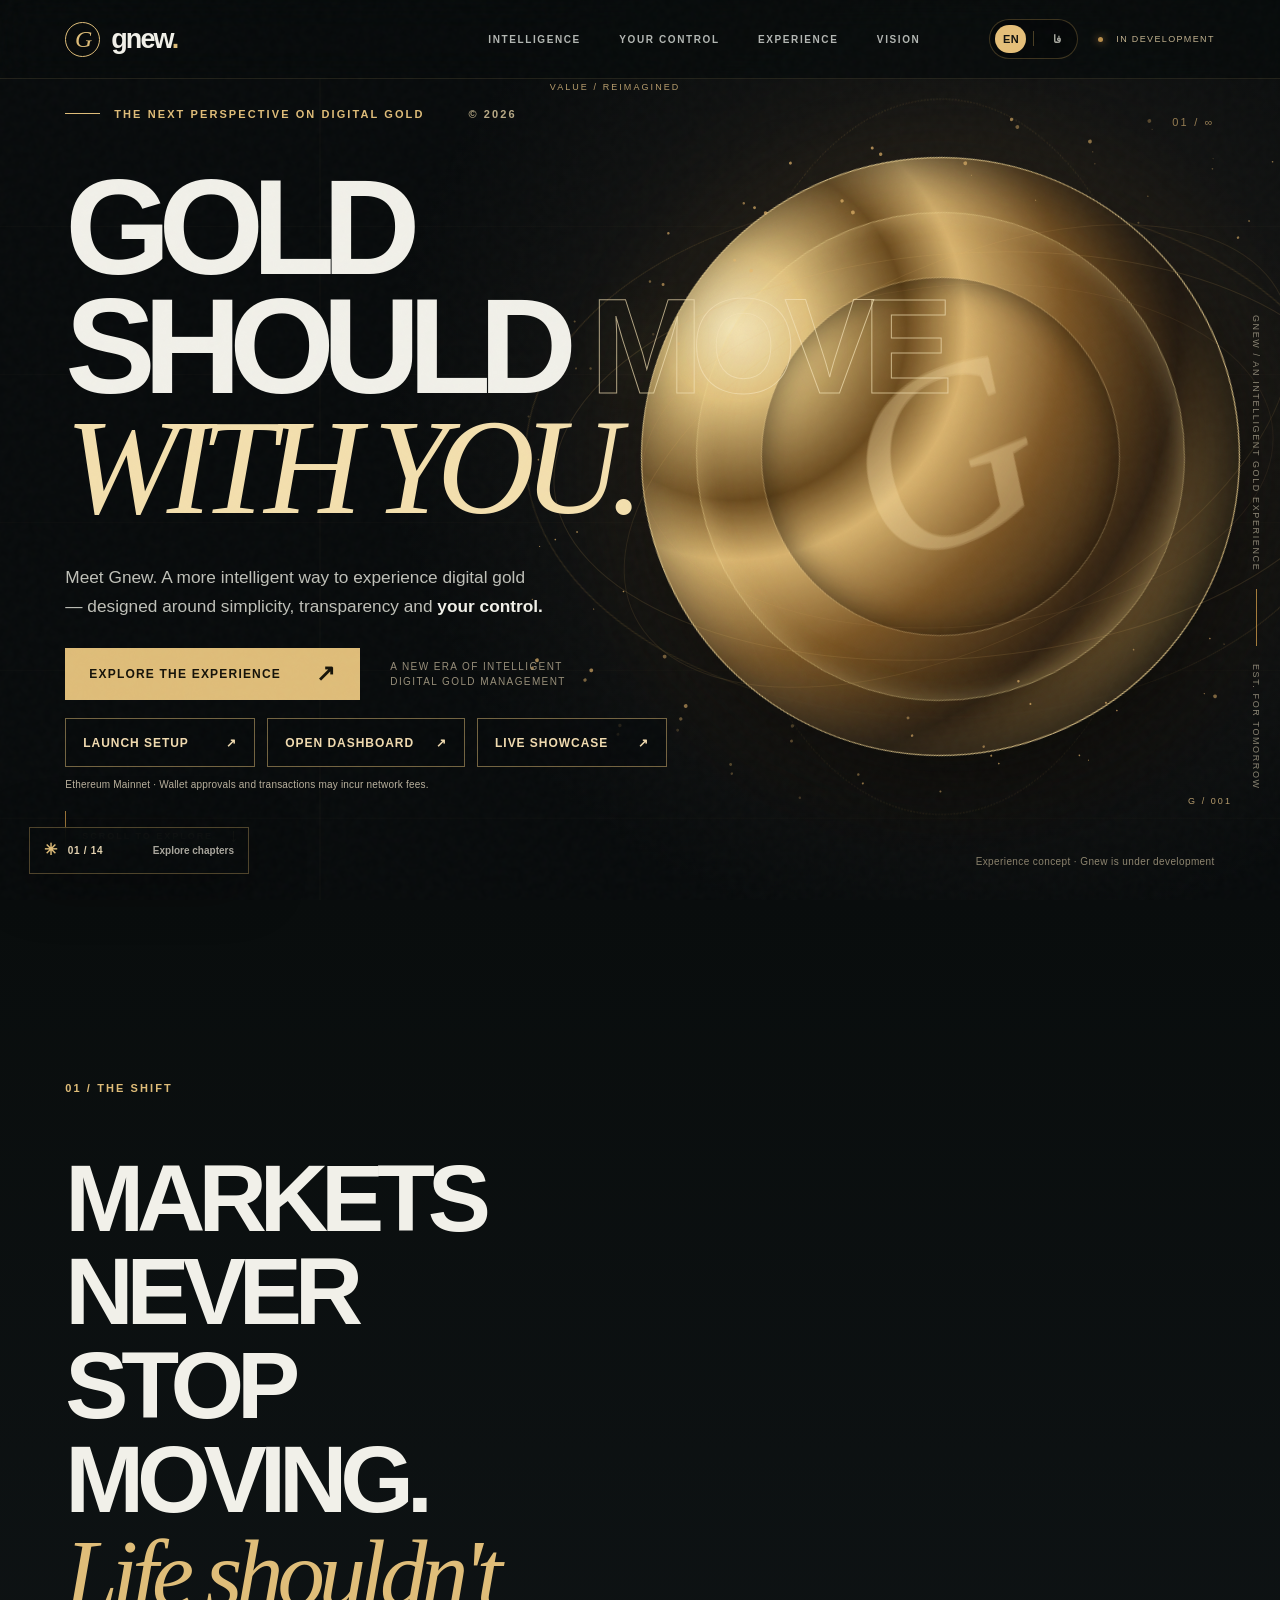
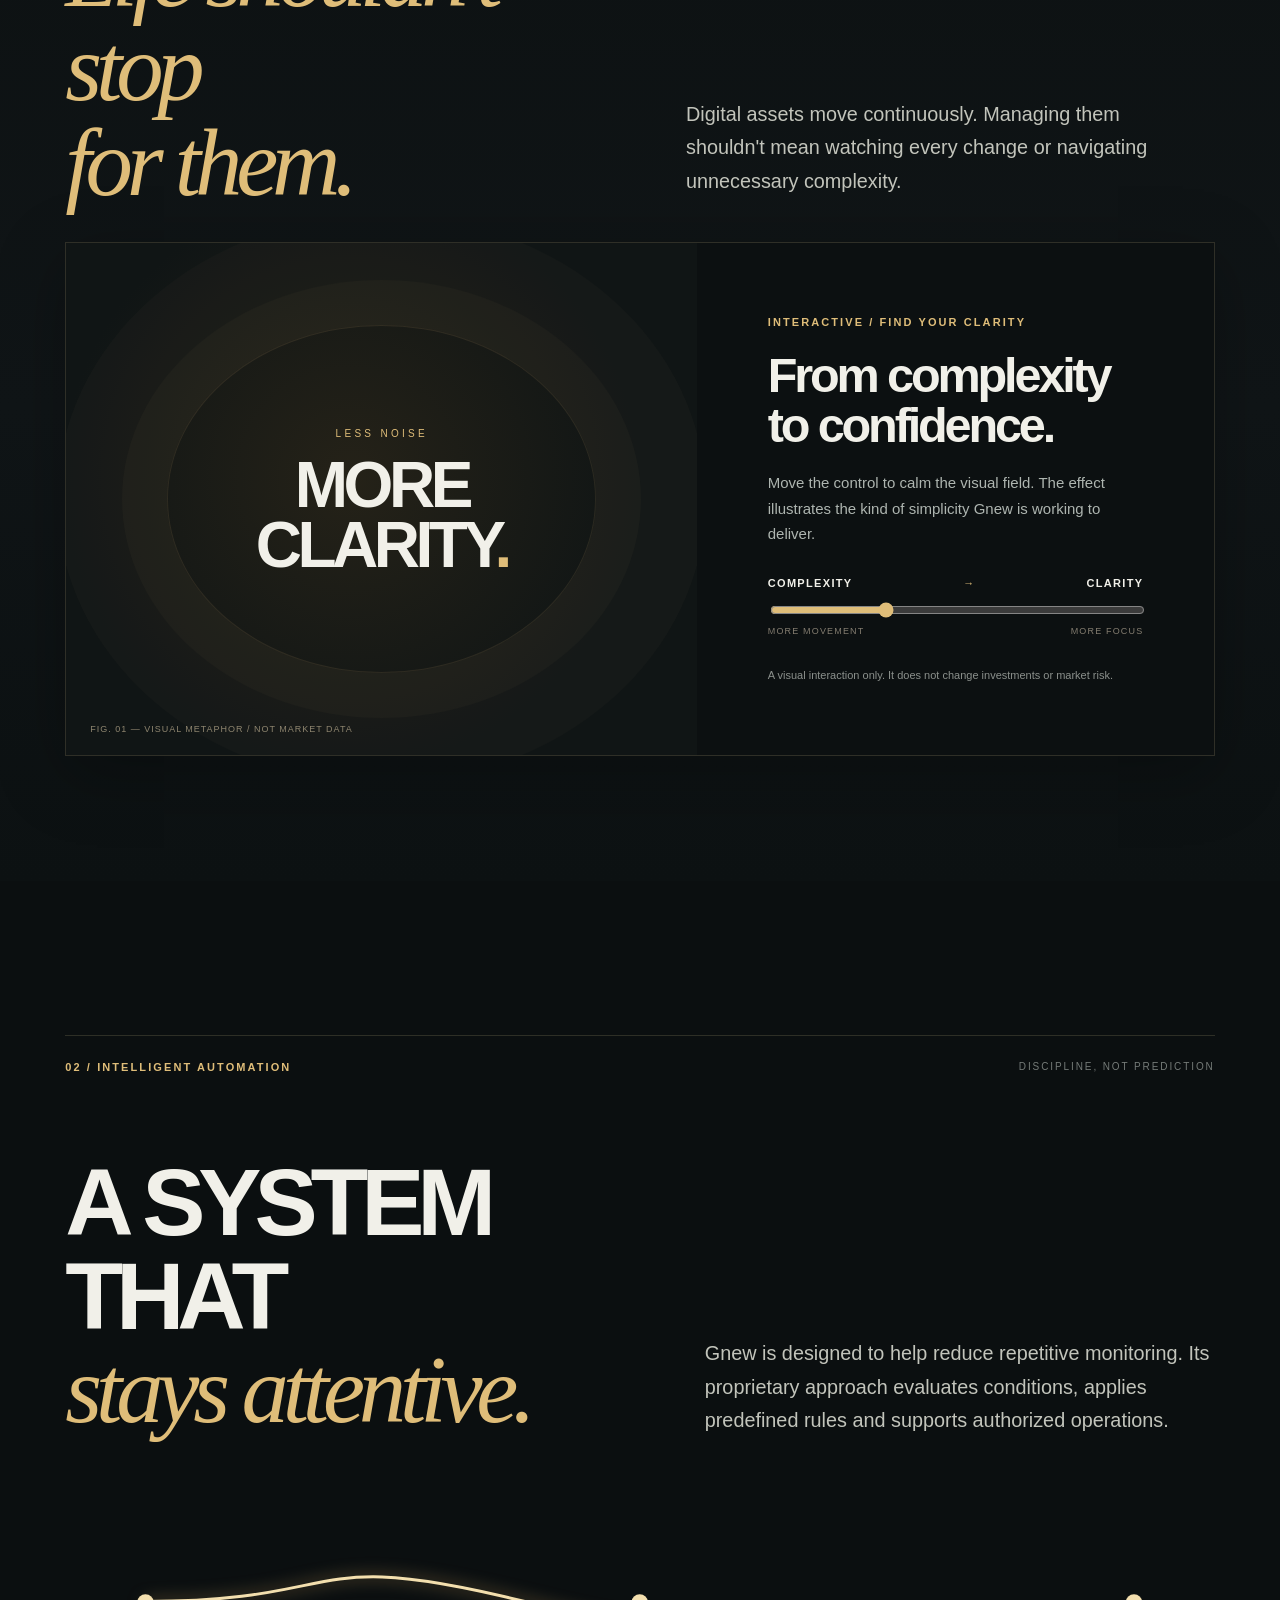
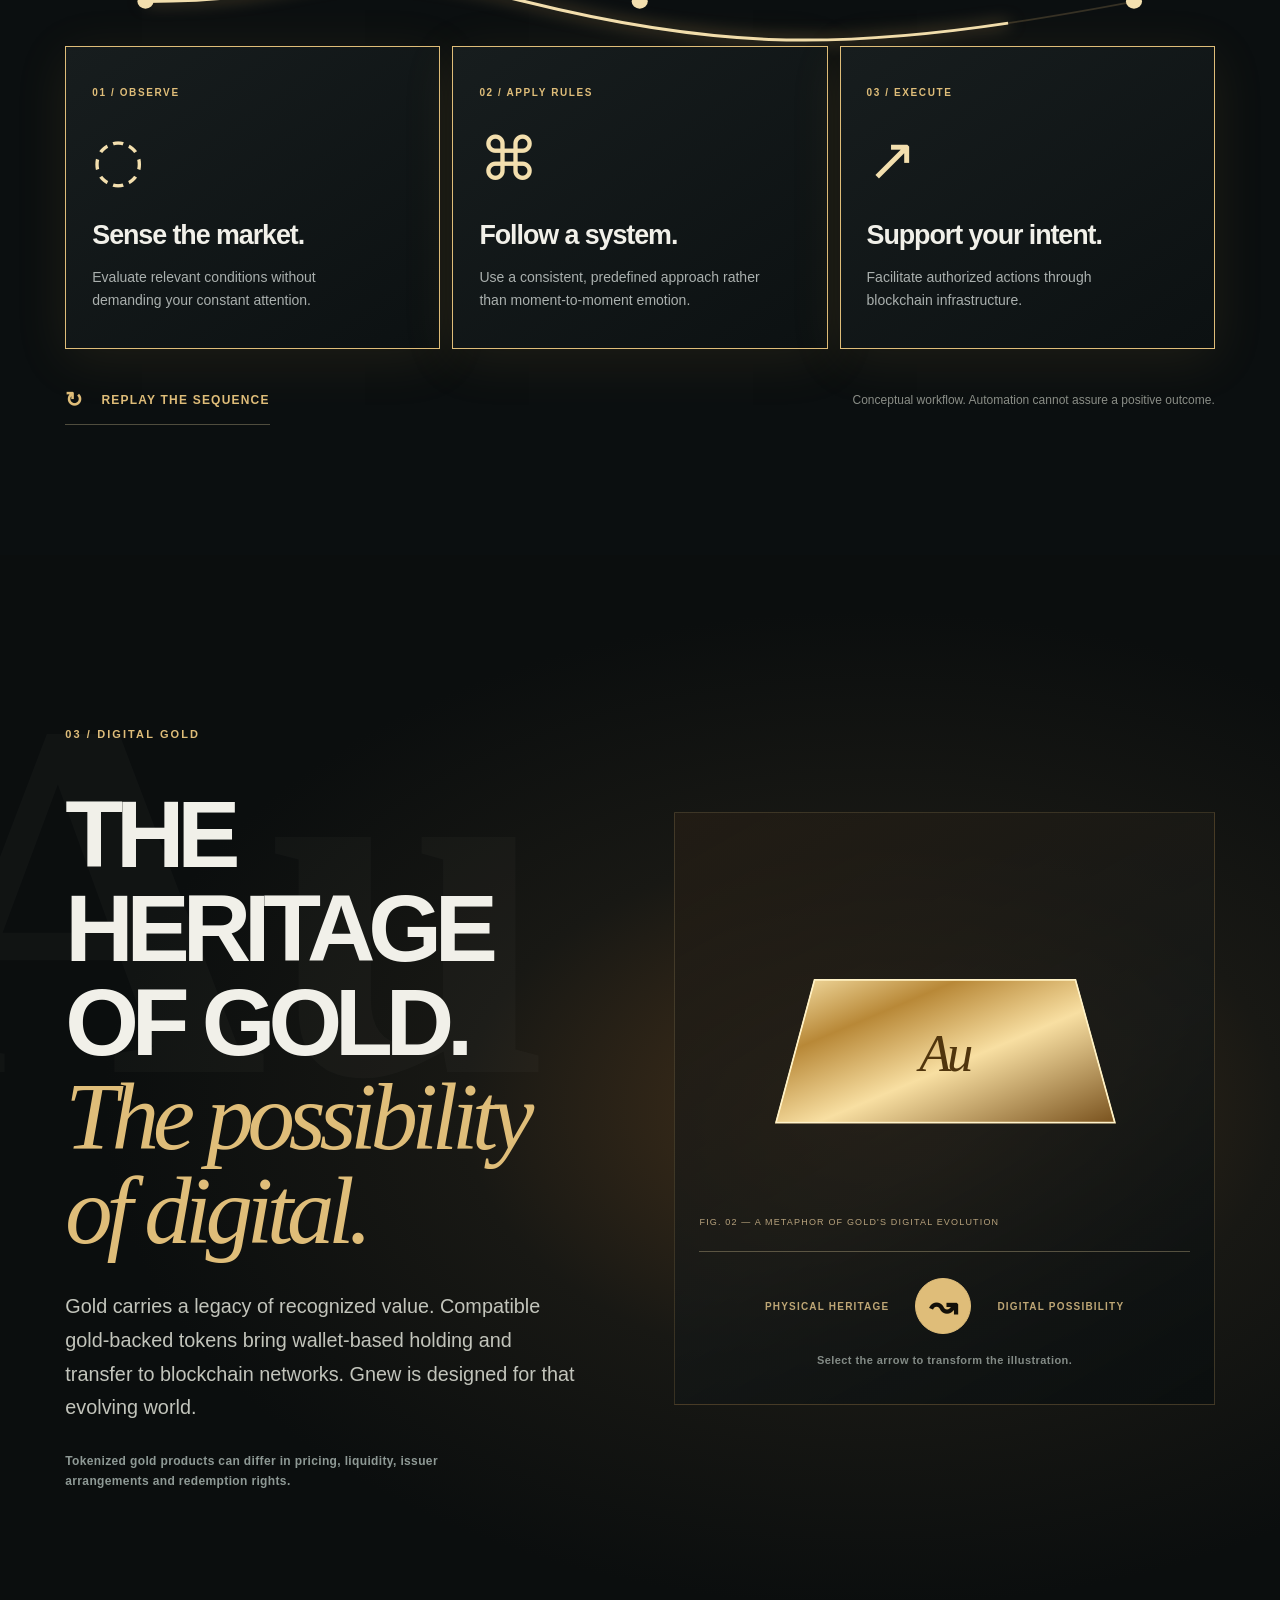
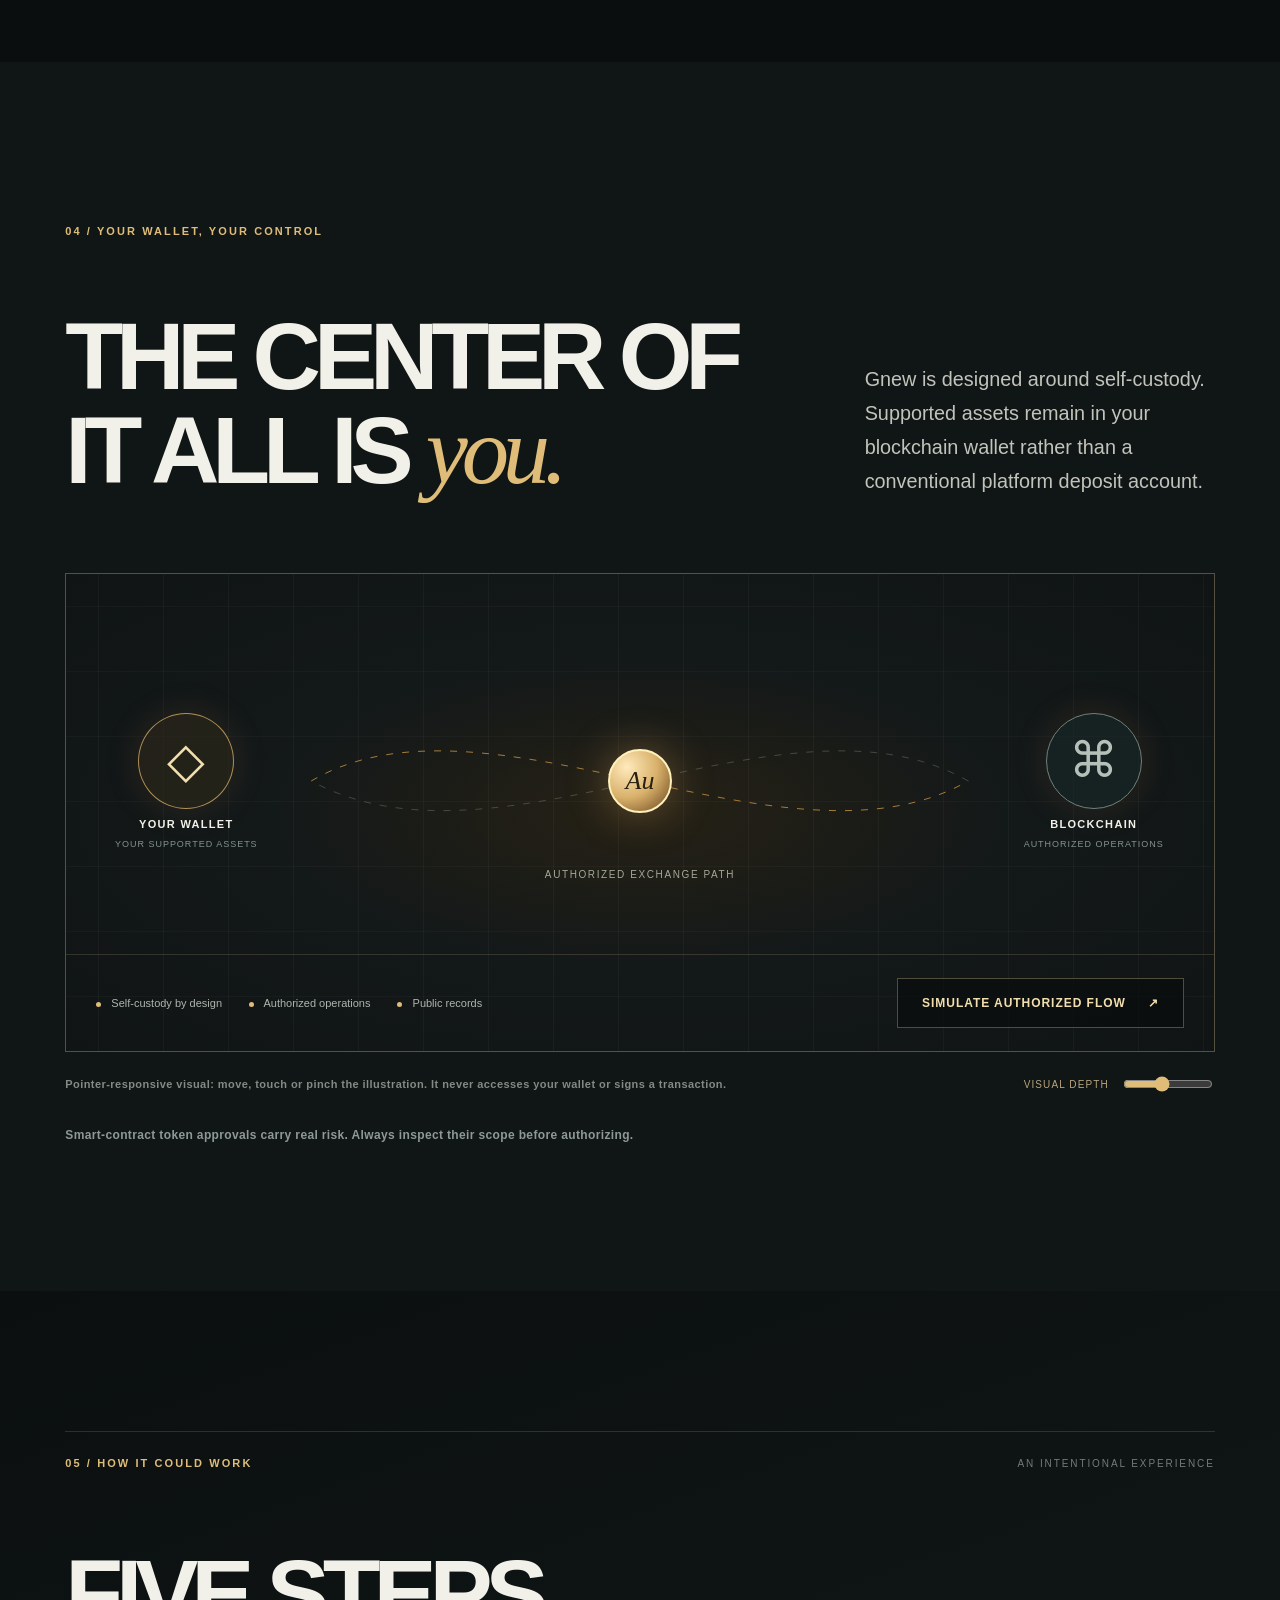
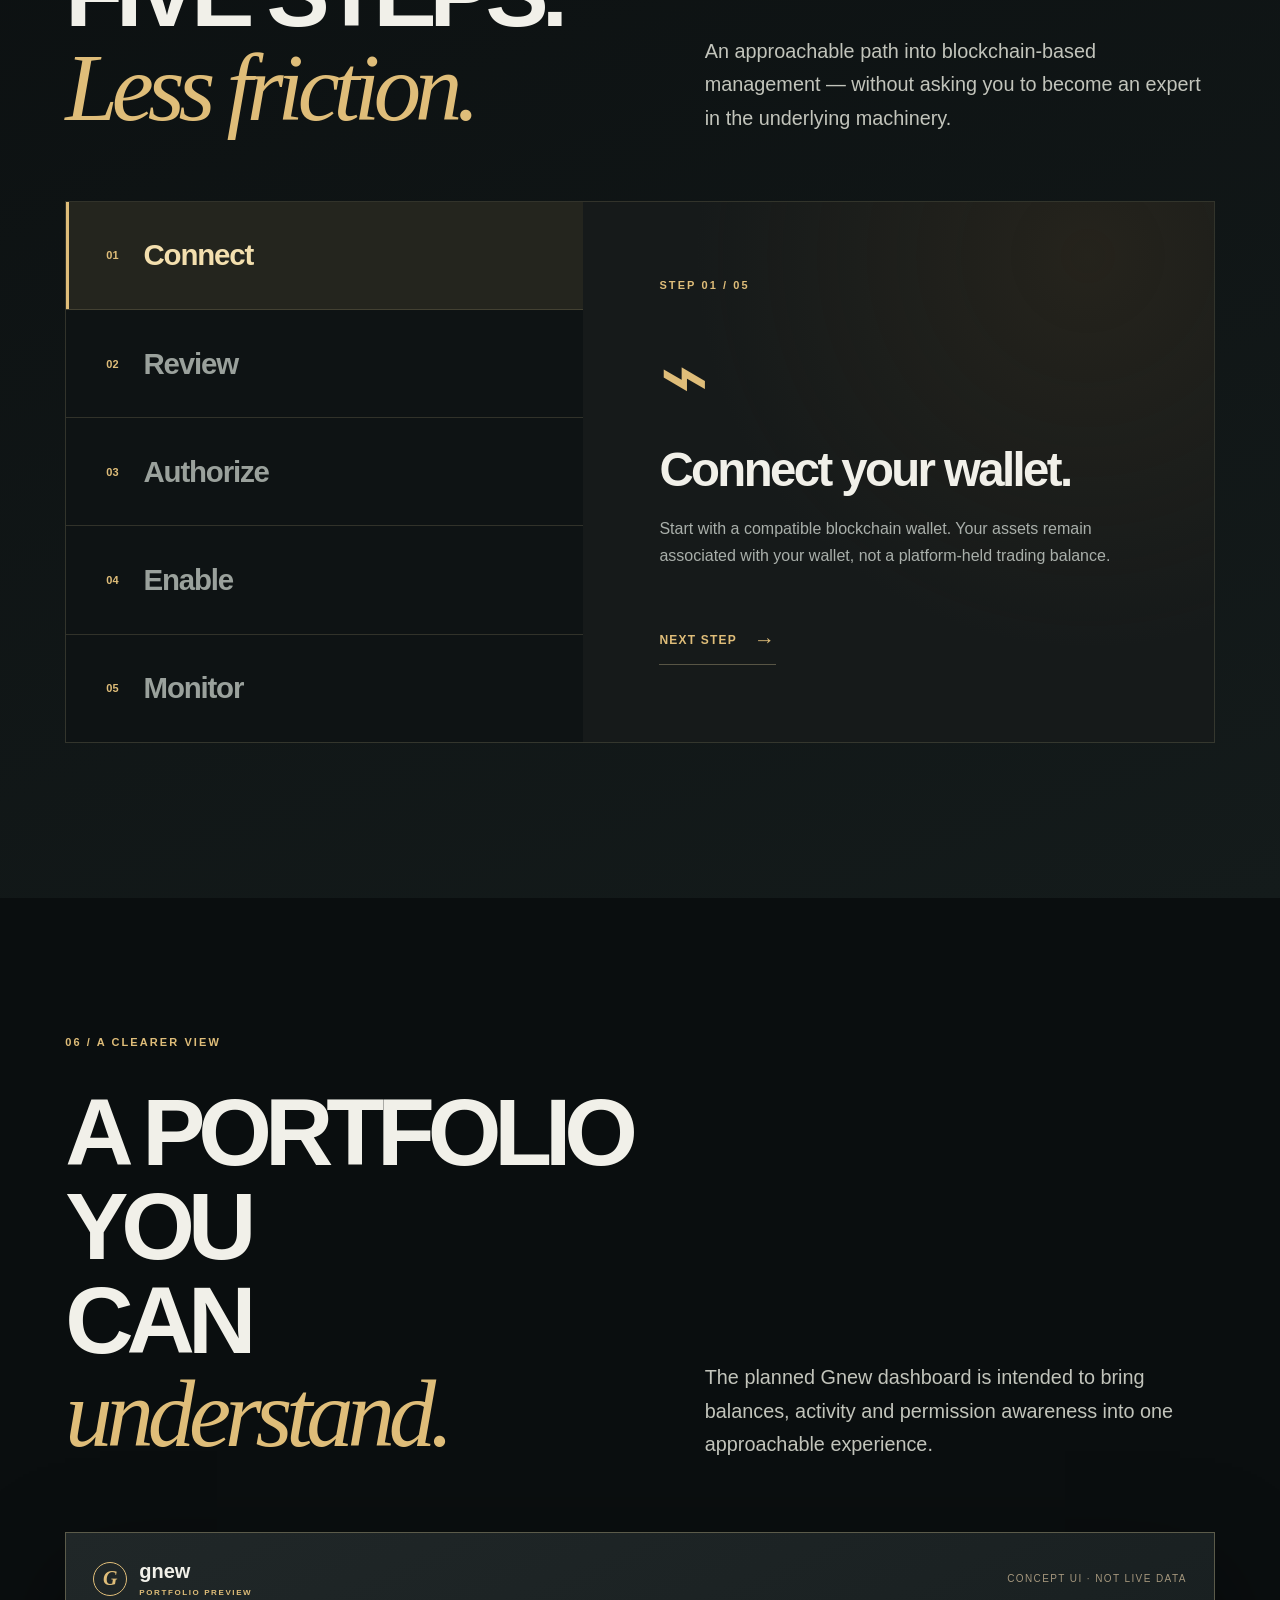
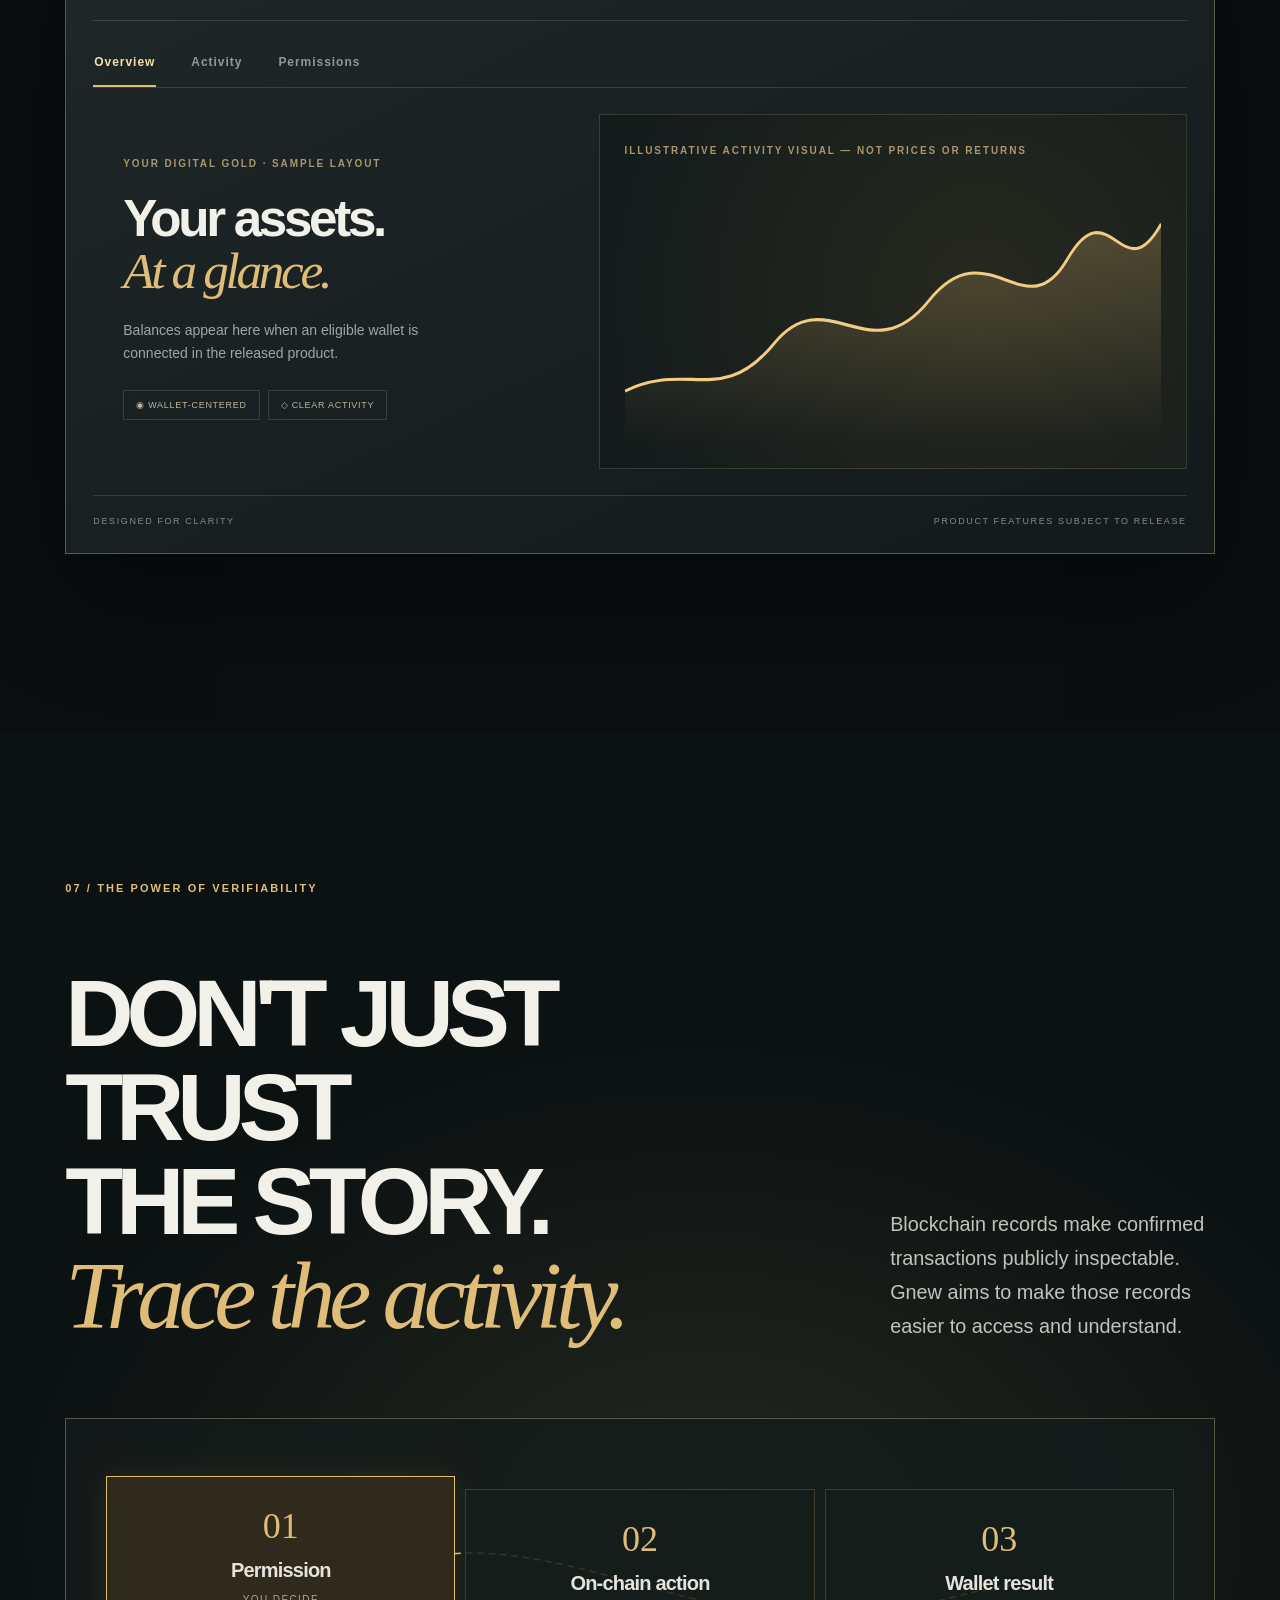
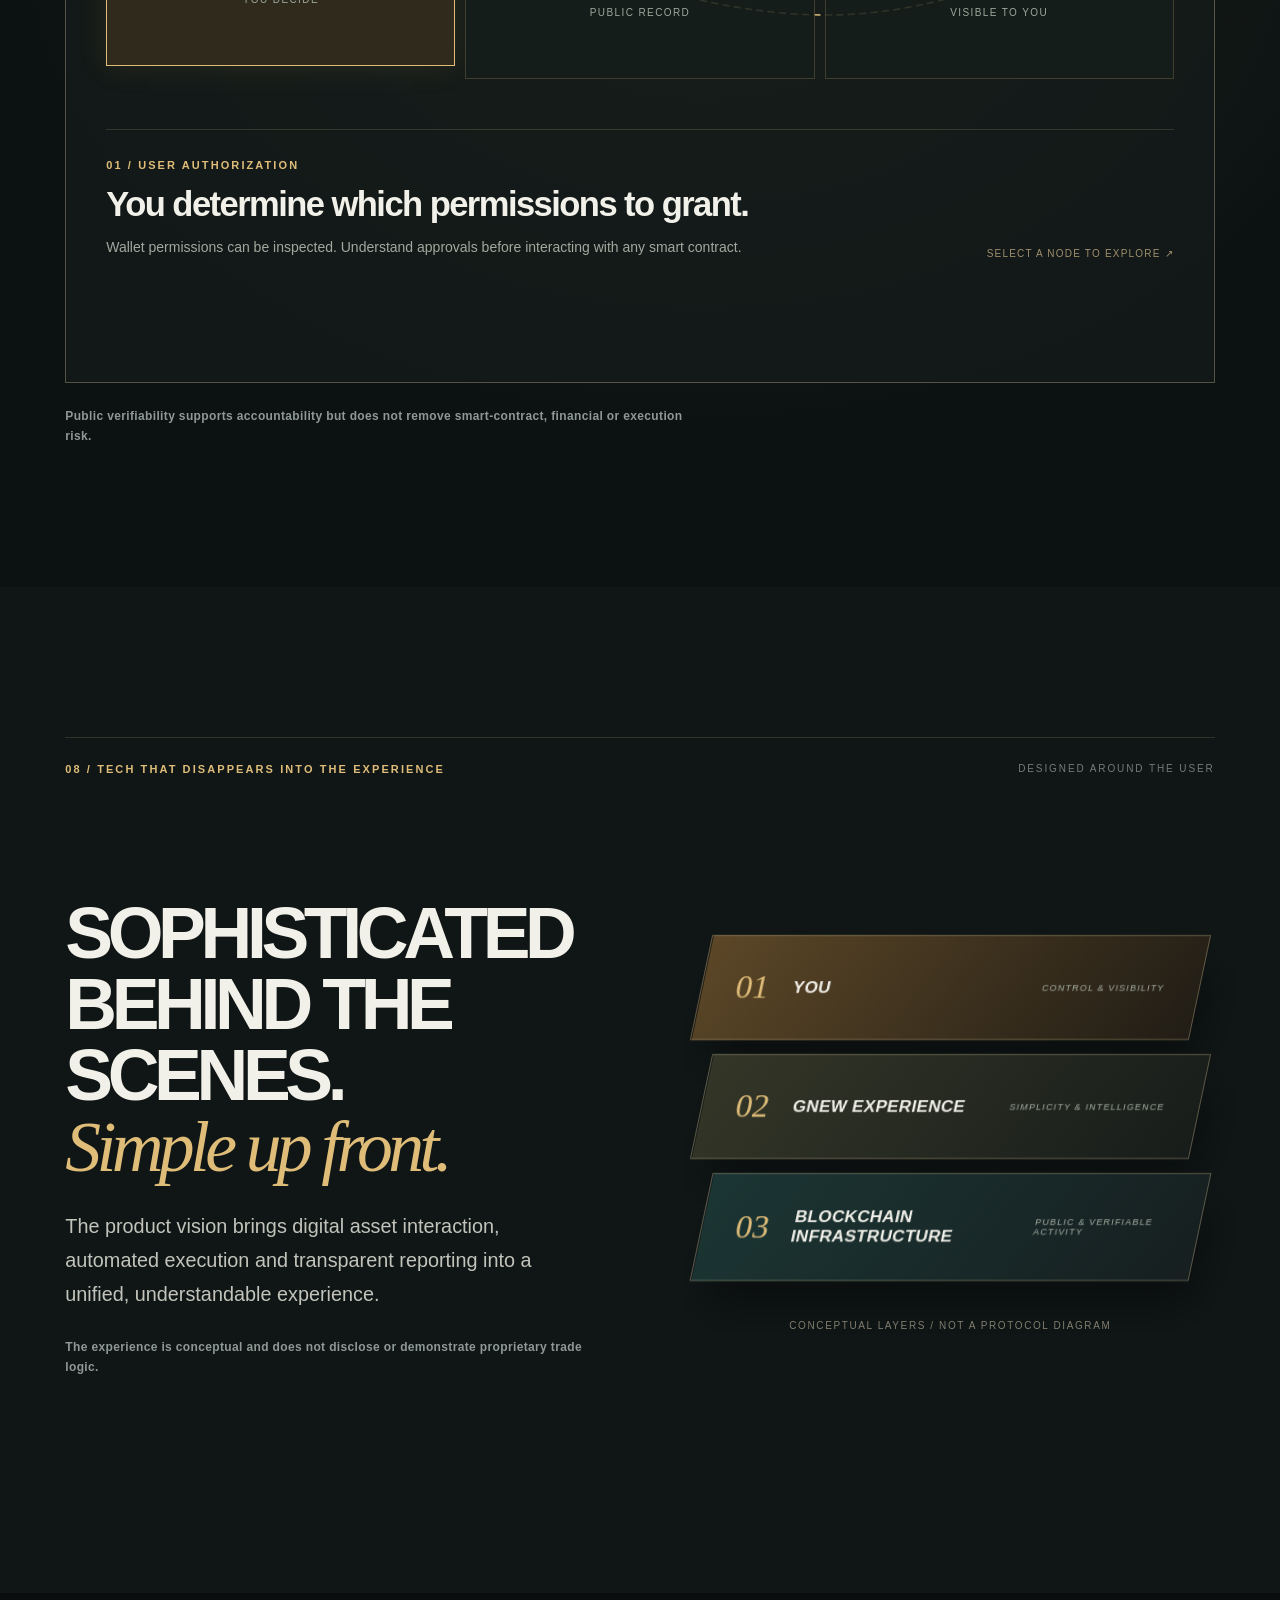
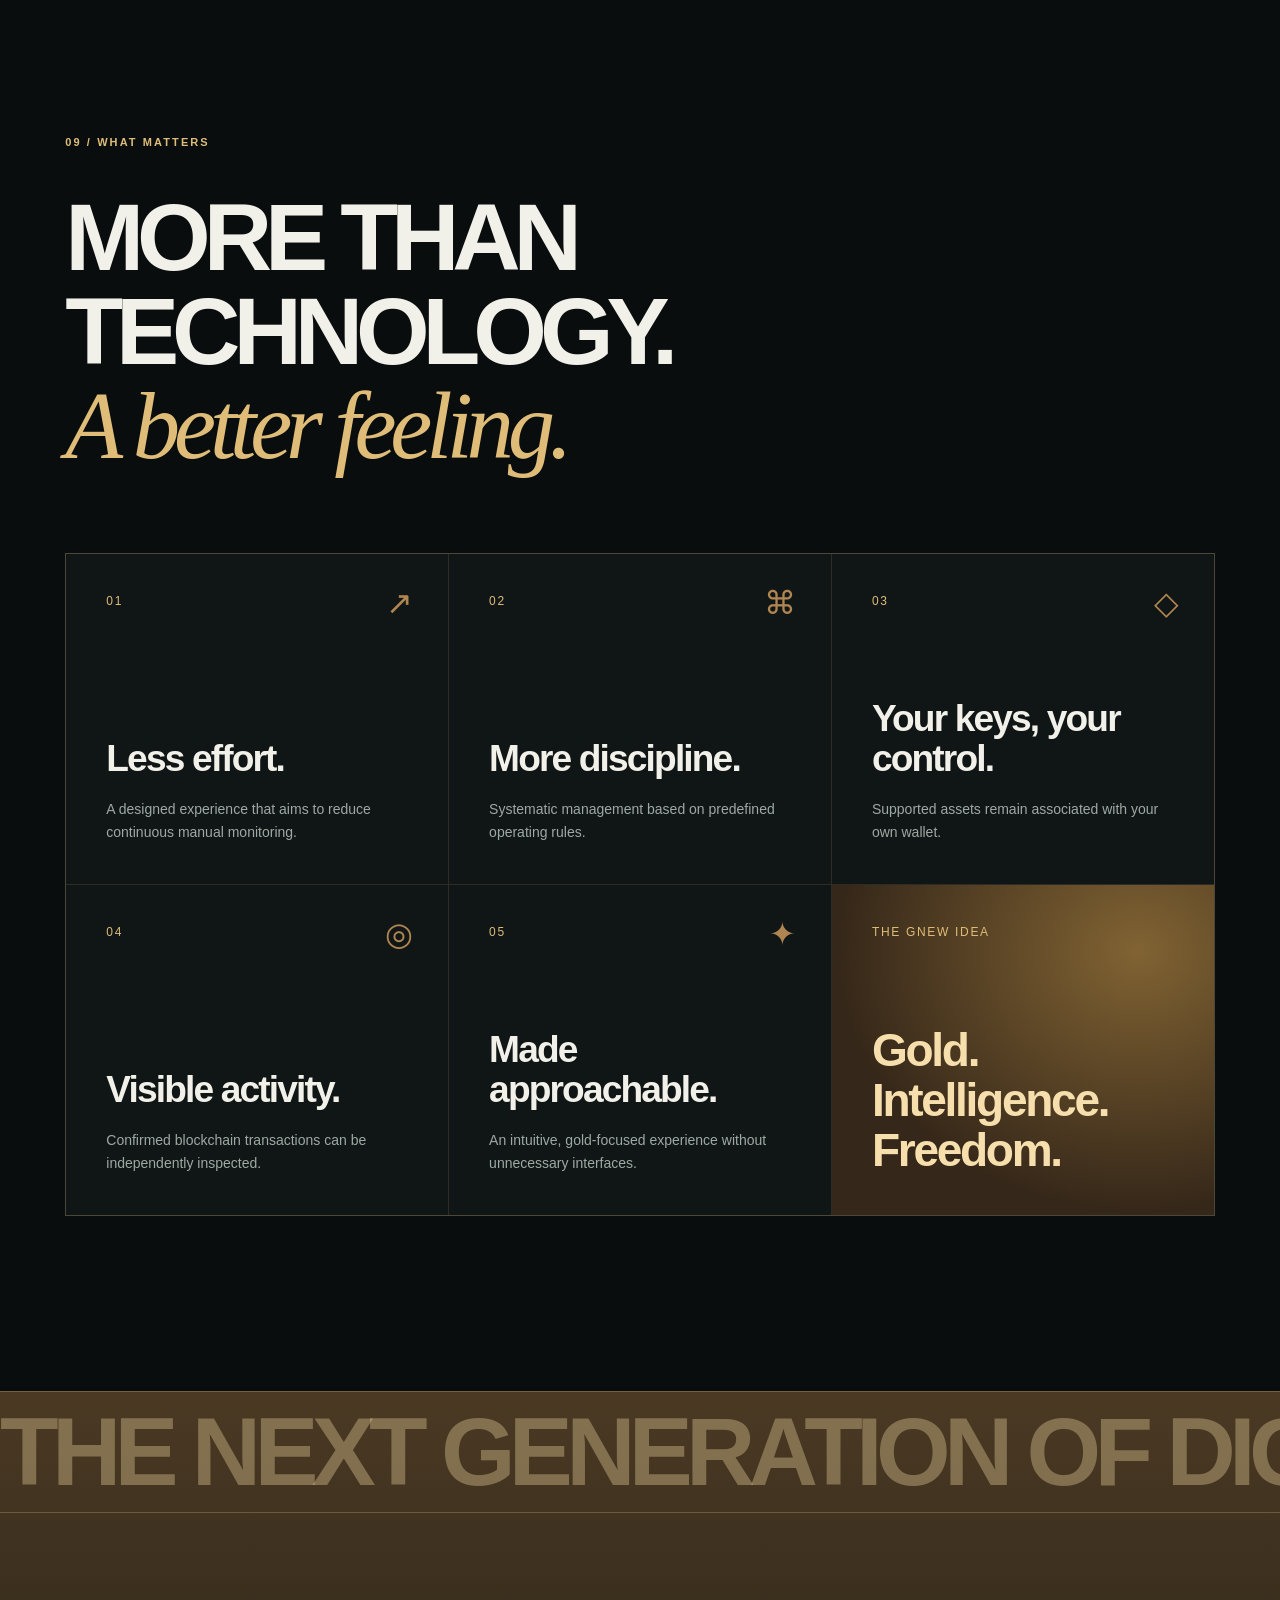
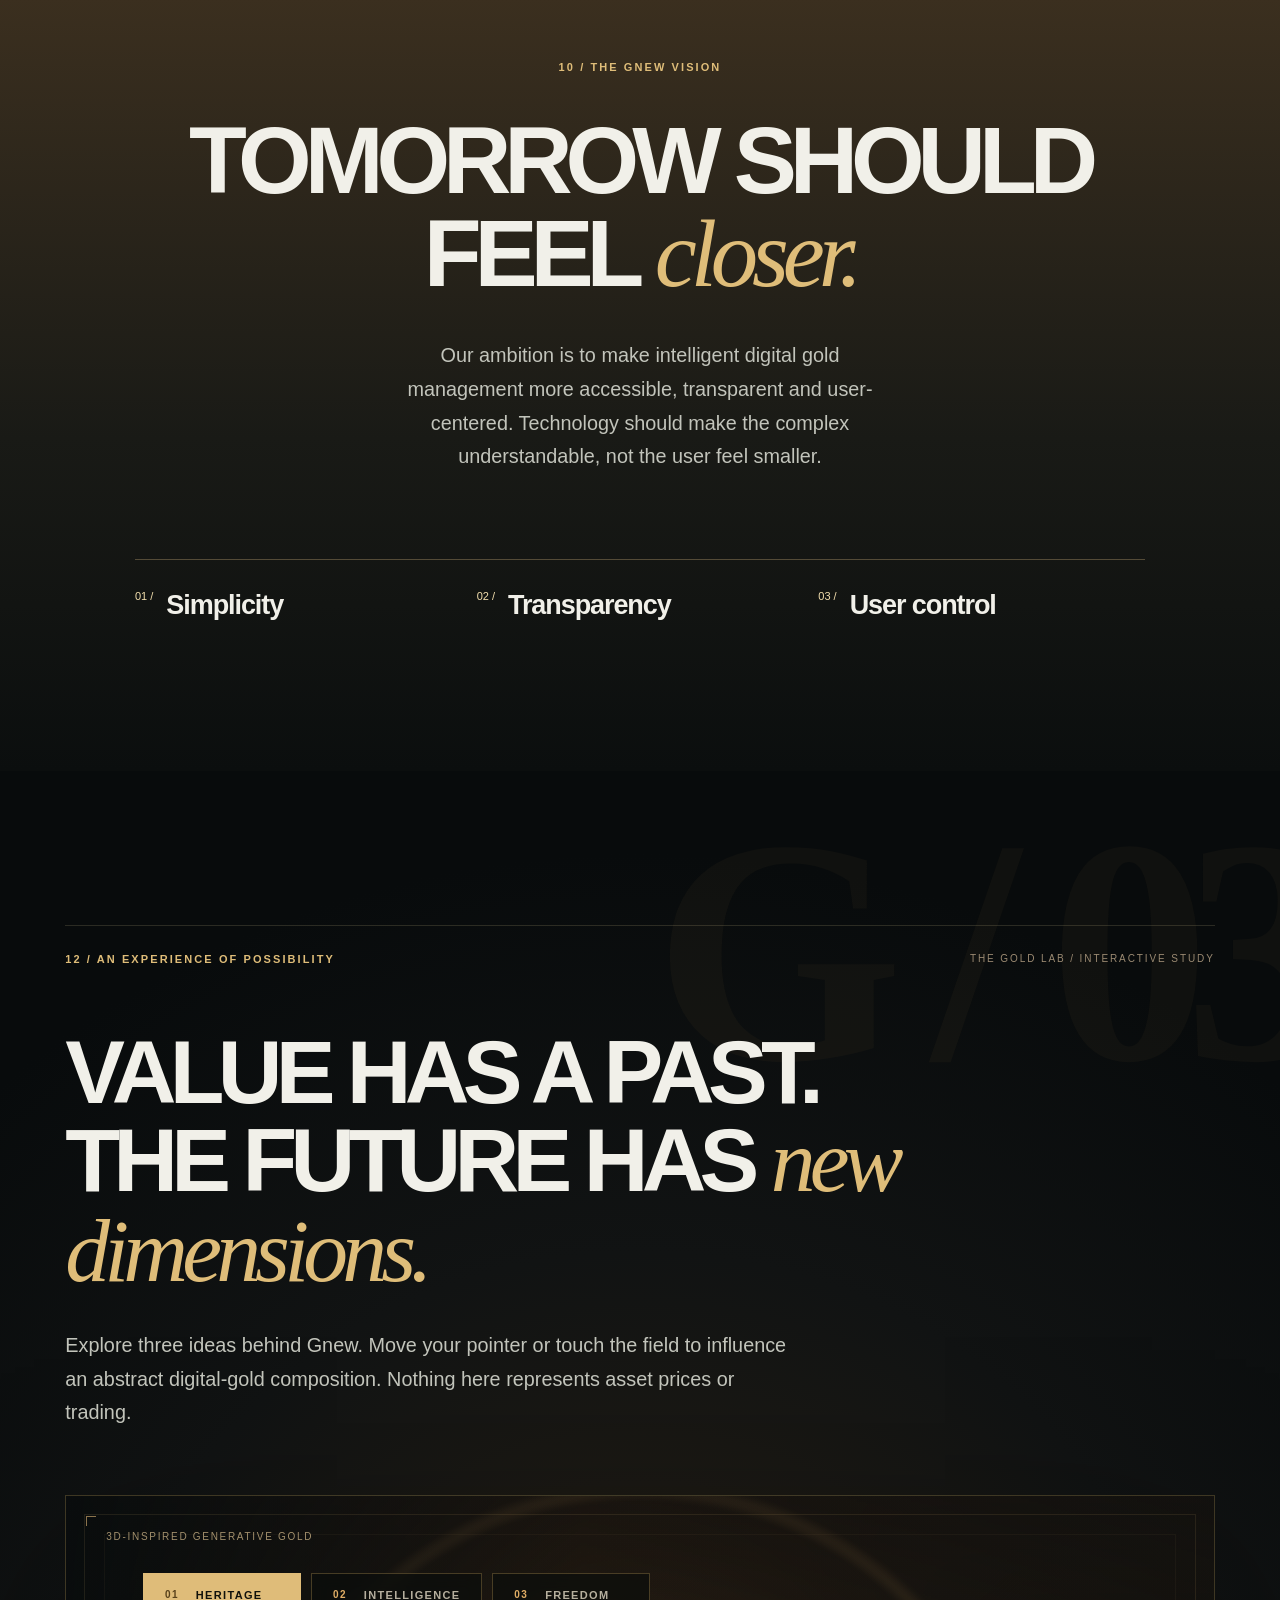
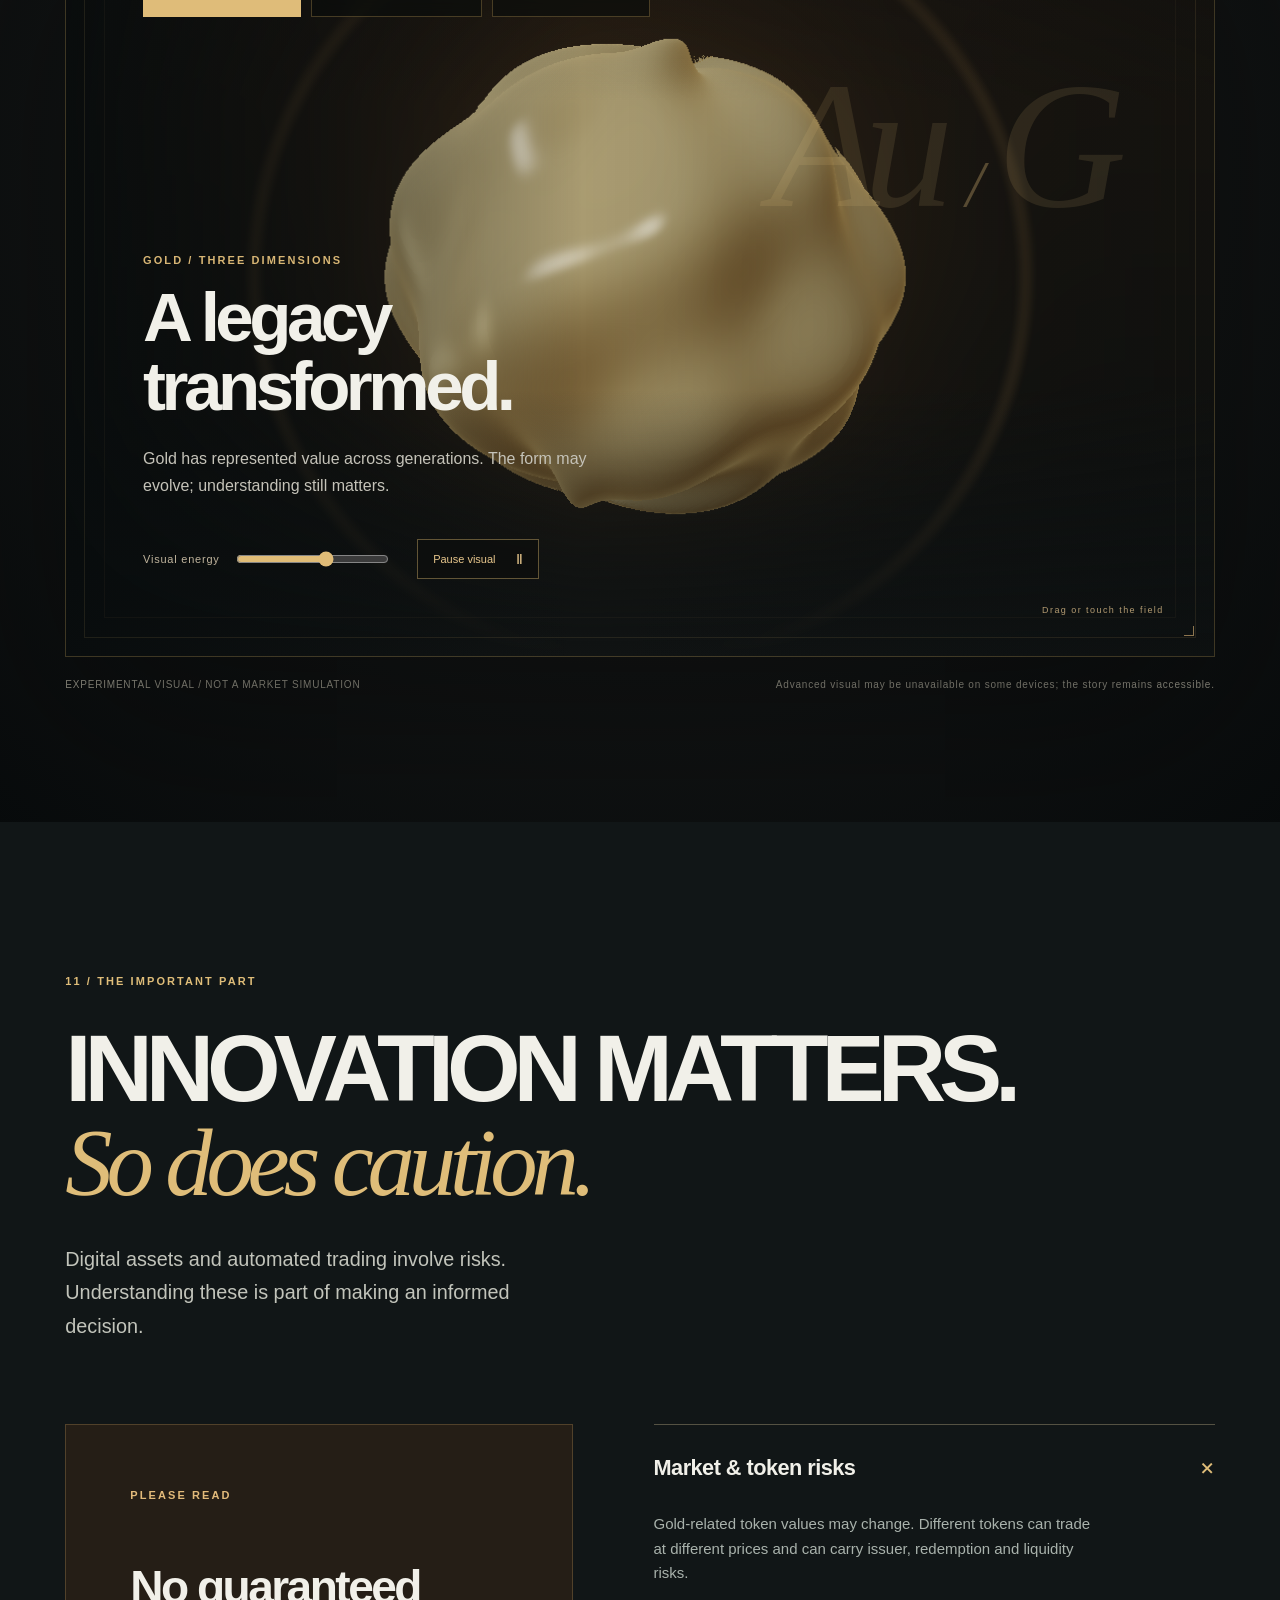
<file: index.html>
<!doctype html>
<html lang="en" dir="ltr">
<head>
  <meta charset="utf-8">
  <meta name="viewport" content="width=device-width, initial-scale=1, viewport-fit=cover">
  <meta name="theme-color" content="#080b0c">
  <meta name="description" content="Experience Gnew: an intelligent, wallet-centered approach to digital gold management. Explore automation, transparency, and self-custody in an interactive journey.">
  <meta name="robots" content="index, follow">
  <meta property="og:title" content="Gnew — Gold should move with you.">
  <meta property="og:description" content="An interactive introduction to intelligent digital gold management. Under development; no returns guaranteed.">
  <title>Gnew — Gold. Intelligence. Freedom.</title>
  <link rel="stylesheet" href="./assets/css/base.css">
  <link rel="stylesheet" href="./assets/css/experience.css">
  <link rel="stylesheet" href="./assets/css/motion.css">
  <link rel="stylesheet" href="./assets/css/next.css">
  <script>/* Apply persisted reading direction before paint; readable English remains when JS is off. */
    try { const q = new URLSearchParams(location.search).get('lang'); const v = (q === 'en' || q === 'fa') ? q : localStorage.getItem('gnew-lang'); if(v === 'fa') { document.documentElement.lang='fa'; document.documentElement.dir='rtl'; } } catch { /* private mode */ }
  </script>
  <script type="module" src="./src/app.js"></script>
</head>
<body>
  <a class="skip-link" href="#main">Skip to content</a>
  <div class="site-noise" aria-hidden="true"></div>
  <header class="nav" id="topbar">
    <a href="#home" class="wordmark" aria-label="Gnew home"><span class="wordmark__sigil">G</span><span>gnew<span class="gold-dot">.</span></span></a>
    <nav class="nav__links" aria-label="Main navigation">
      <a href="#intelligence">Intelligence</a>
      <a href="#custody">Your control</a>
      <a href="#portfolio">Experience</a>
      <a href="#vision">Vision</a>
    </nav>
    <div class="nav__right"><div class="language-picker" role="group" aria-label="LANGUAGE">
      <button type="button" data-language="en" aria-pressed="true" lang="en">EN</button>
      <span class="language-picker__separator" aria-hidden="true"></span>
      <button type="button" data-language="fa" aria-pressed="false" lang="fa">فا</button>
    </div><span class="status-pill"><span class="status-pill__point"></span> IN DEVELOPMENT</span><button class="nav__menu" type="button" id="menu-toggle" aria-controls="mobile-menu" aria-expanded="false" aria-label="Open navigation"><span></span><span></span></button></div>
  </header>
  <nav class="mobile-menu" id="mobile-menu" aria-label="Mobile navigation" hidden>
    <a href="#shift">The shift</a><a href="#intelligence">Intelligence</a><a href="#digital-gold">Digital gold</a><a href="#custody">Your control</a><a href="#journey">Getting started</a><a href="#portfolio">Portfolio</a><a href="#transparency">Transparency</a><a href="#gold-lab">Experience</a><a href="#vision">Vision</a><a href="#risks">Risks</a>
  </nav>
  <div class="reading-progress" role="progressbar" id="reading-progress" aria-label="Reading progress" aria-valuemin="0" aria-valuemax="100" aria-valuenow="0"><span></span></div>
  <div class="story-compass" id="story-compass" hidden>
    <details><summary><span class="story-compass__signal" aria-hidden="true">✳</span><span id="compass-current">01 / 14</span><span class="story-compass__caption">Explore chapters</span></summary>
      <nav id="compass-nav" aria-label="Explore chapters"></nav>
    </details>
  </div>
  <aside class="side-label" aria-hidden="true"><span>GNEW / AN INTELLIGENT GOLD EXPERIENCE</span><i></i><span>EST. FOR TOMORROW</span></aside>
  <main id="main">
    <!-- Chapter 01: open content remains available when JavaScript is disabled. -->
    <section class="section hero" id="home" aria-labelledby="hero-title">
      <div class="hero__grid" aria-hidden="true"></div>
      <div class="hero__backnum" aria-hidden="true">01 / ∞</div>
      <div class="hero__art" id="hero-art" aria-hidden="true" data-tilt-art>
        <div class="hero__halo hero__halo--one"></div><div class="hero__halo hero__halo--two"></div>
        <div class="hero__disk"><div class="hero__disk-core"><span>G</span></div></div>
        <canvas class="scene-canvas" id="hero-canvas"></canvas>
        <span class="hero__art-label hero__art-label--a">VALUE / REIMAGINED</span><span class="hero__art-label hero__art-label--b">G / 001</span>
      </div>
      <div class="hero__content container">
        <p class="eyebrow hero__eyebrow"><span class="eyebrow__line"></span> THE NEXT PERSPECTIVE ON DIGITAL GOLD <span>© 2026</span></p>
        <h1 class="hero__title" id="hero-title">GOLD<br>SHOULD <span>MOVE</span><br><em>WITH YOU.</em></h1>
        <p class="hero__description">Meet Gnew. A more intelligent way to experience digital gold — designed around simplicity, transparency and <strong>your control.</strong></p>
        <div class="hero__actions"><a class="primary-link" href="#shift">Explore the experience <span>↗</span></a><span class="hero__edition">A NEW ERA OF INTELLIGENT DIGITAL GOLD MANAGEMENT</span></div>
        <div class="hero__product-links" role="group" aria-label="Gnew application pages">
          <a class="outline-button" href="https://morexyz.github.io/Gnew-Front/setup.html" target="_blank" rel="noopener noreferrer">Launch Setup <span aria-hidden="true">↗</span></a>
          <a class="outline-button" href="https://morexyz.github.io/Gnew-Front/dashboard.html" target="_blank" rel="noopener noreferrer">Open Dashboard <span aria-hidden="true">↗</span></a>
          <a class="outline-button" href="https://gnew-live-showcase.pages.dev" target="_blank" rel="noopener noreferrer">Live Showcase <span aria-hidden="true">↗</span></a>
        </div>
        <p class="hero__product-note">Ethereum Mainnet · Wallet approvals and transactions may incur network fees.</p>
      </div>
      <a class="scroll-cue" href="#shift"><span class="scroll-cue__line"></span> SCROLL TO EXPLORE <span aria-hidden="true">↓</span></a>
      <p class="hero__disclaimer">Experience concept · Gnew is under development</p>
    </section>

    <section class="section shift" id="shift" aria-labelledby="shift-title">
      <div class="container shift__intro reveal"><p class="eyebrow">01 / THE SHIFT</p><h2 class="display-heading" id="shift-title">Markets never<br>stop moving.<br><em>Life shouldn't stop<br>for them.</em></h2><p class="section-lead">Digital assets move continuously. Managing them shouldn't mean watching every change or navigating unnecessary complexity.</p></div>
      <div class="shift__experience container reveal" id="complexity-experience">
        <div class="shift__visual" aria-hidden="true"><canvas class="scene-canvas" id="noise-canvas"></canvas><div class="shift__visual-center"><span id="clarity-visual-label">LESS NOISE</span><strong>MORE<br>CLARITY<span>.</span></strong></div><div class="shift__visual-coord">FIG. 01 — VISUAL METAPHOR / NOT MARKET DATA</div></div>
        <div class="shift__control"><div><p class="micro-label">INTERACTIVE / FIND YOUR CLARITY</p><h3>From complexity<br>to confidence.</h3><p>Move the control to calm the visual field. The effect illustrates the kind of simplicity Gnew is working to deliver.</p></div><label for="clarity-slider">Complexity <span>→</span> Clarity</label><input type="range" id="clarity-slider" min="0" max="100" value="30" aria-describedby="clarity-hint"><div class="range-extremes"><span>MORE MOVEMENT</span><span>MORE FOCUS</span></div><p class="assistive" id="clarity-hint">A visual interaction only. It does not change investments or market risk.</p></div>
      </div>
    </section>

    <section class="section intelligence" id="intelligence" aria-labelledby="intelligence-title">
      <div class="container"><div class="section-topline"><p class="eyebrow">02 / INTELLIGENT AUTOMATION</p><span>DISCIPLINE, NOT PREDICTION</span></div>
        <div class="intelligence__headline reveal"><h2 class="display-heading" id="intelligence-title">A system that<br><em>stays attentive.</em></h2><p class="section-lead">Gnew is designed to help reduce repetitive monitoring. Its proprietary approach evaluates conditions, applies predefined rules and supports authorized operations.</p></div>
        <div class="intelligence__machine reveal" id="automation-machine">
          <svg class="machine__track" viewBox="0 0 1000 170" preserveAspectRatio="none" role="img" aria-label="Sequence from observation through rules to authorized execution"><path class="machine__track-base" d="M70 86 C250 86 205 32 400 86 S710 132 930 86"/><path class="machine__track-draw" id="machine-path" d="M70 86 C250 86 205 32 400 86 S710 132 930 86"/><circle cx="70" cy="86" r="7"/><circle cx="500" cy="86" r="7"/><circle cx="930" cy="86" r="7"/></svg>
          <div class="machine__steps"><article class="machine-step" data-machine-step="0"><span class="machine-step__number">01 / OBSERVE</span><div class="machine-step__glyph">◌</div><h3>Sense the market.</h3><p>Evaluate relevant conditions without demanding your constant attention.</p></article><article class="machine-step" data-machine-step="1"><span class="machine-step__number">02 / APPLY RULES</span><div class="machine-step__glyph">⌘</div><h3>Follow a system.</h3><p>Use a consistent, predefined approach rather than moment-to-moment emotion.</p></article><article class="machine-step" data-machine-step="2"><span class="machine-step__number">03 / EXECUTE</span><div class="machine-step__glyph">↗</div><h3>Support your intent.</h3><p>Facilitate authorized actions through blockchain infrastructure.</p></article></div>
        </div><div class="machine__footer"><button class="text-button" id="replay-automation" type="button"><span aria-hidden="true">↻</span> Replay the sequence</button><p>Conceptual workflow. Automation cannot assure a positive outcome.</p></div>
      </div>
    </section>

    <section class="section gold-section" id="digital-gold" aria-labelledby="gold-title">
      <div class="gold-section__ambient" aria-hidden="true">Au</div>
      <div class="container gold-section__layout"><div class="gold-section__copy reveal"><p class="eyebrow">03 / DIGITAL GOLD</p><h2 class="display-heading" id="gold-title">The heritage<br>of gold.<br><em>The possibility<br>of digital.</em></h2><p class="section-lead">Gold carries a legacy of recognized value. Compatible gold-backed tokens bring wallet-based holding and transfer to blockchain networks. Gnew is designed for that evolving world.</p><p class="fine-note">Tokenized gold products can differ in pricing, liquidity, issuer arrangements and redemption rights.</p></div>
        <div class="gold-section__transform reveal" id="gold-transform">
          <div class="gold-section__svgwrap"><svg id="gold-morph-svg" viewBox="0 0 560 480" role="img" aria-label="Morphing illustration from a gold bar into a token"><defs><linearGradient id="metal-gradient" x1="0" y1="0" x2="1" y2="1"><stop offset="0" stop-color="#f8e3aa"/><stop offset=".27" stop-color="#b88837"/><stop offset=".56" stop-color="#f8dfa2"/><stop offset="1" stop-color="#79521e"/></linearGradient><linearGradient id="mask-glow"><stop offset="0" stop-color="white" stop-opacity="0"/><stop offset=".5" stop-color="white"/><stop offset="1" stop-color="white" stop-opacity="0"/></linearGradient><mask id="gold-shine-mask"><rect x="0" y="0" width="560" height="480" fill="white"/><rect class="gold-section__shine" x="-550" y="-40" width="190" height="570" fill="url(#mask-glow)" transform="rotate(24 280 240)"/></mask></defs><path id="gold-shape" d="M 132 170 L 430 170 L 475 333 L 88 333 Z" fill="url(#metal-gradient)" mask="url(#gold-shine-mask)" stroke="#fbe7ae" stroke-width="2"/><path id="gold-highlight" d="M 132 170 L 430 170 L 475 333 L 88 333 Z" fill="none" stroke="#fff5d2" stroke-opacity=".7" stroke-width="1"/><text id="gold-mark" x="280" y="274" text-anchor="middle">Au</text></svg><span class="gold-section__fig">FIG. 02 — A METAPHOR OF GOLD'S DIGITAL EVOLUTION</span></div>
          <div class="gold-section__switch"><span id="gold-mode-label">PHYSICAL HERITAGE</span><button id="morph-toggle" class="round-button" type="button" aria-label="Transform illustration to digital token"><span>↝</span></button><span>DIGITAL POSSIBILITY</span></div><p class="micro-note">Select the arrow to transform the illustration.</p>
        </div></div>
    </section>

    <section class="section custody" id="custody" aria-labelledby="custody-title">
      <div class="container"><div class="custody__header reveal"><p class="eyebrow">04 / YOUR WALLET, YOUR CONTROL</p><h2 class="display-heading" id="custody-title">The center of<br>it all is <em>you.</em></h2><p class="section-lead">Gnew is designed around self-custody. Supported assets remain in your blockchain wallet rather than a conventional platform deposit account.</p></div>
        <div class="custody__interaction reveal" id="custody-interaction">
          <canvas class="scene-canvas" id="flow-canvas" aria-hidden="true"></canvas>
          <div class="custody__zone"><div class="custody__node custody__node--wallet"><span class="custody__node-icon">◇</span><strong>YOUR WALLET</strong><small>YOUR SUPPORTED ASSETS</small></div><div class="custody__bridge" id="custody-bridge" aria-label="Interactive token flow illustration; pointer movement and zoom can change the visual"><svg viewBox="0 0 620 220" preserveAspectRatio="none" aria-hidden="true"><path d="M 30 110 C 180 6 436 213 590 110"/><path class="custody__return-path" d="M 590 110 C 435 6 192 213 30 110"/></svg><div class="custody__travel-token" id="custody-token">Au</div><span class="custody__bridge-caption">AUTHORIZED EXCHANGE PATH</span></div><div class="custody__node custody__node--chain"><span class="custody__node-icon">⌘</span><strong>BLOCKCHAIN</strong><small>AUTHORIZED OPERATIONS</small></div></div>
          <div class="custody__interaction-bottom"><div class="custody__facts"><span><i></i> Self-custody by design</span><span><i></i> Authorized operations</span><span><i></i> Public records</span></div><button type="button" class="outline-button" id="custody-demo">Simulate authorized flow <span>↗</span></button></div>
        </div>
        <div class="custody__foot"><p class="micro-note">Pointer-responsive visual: move, touch or pinch the illustration. It never accesses your wallet or signs a transaction.</p><div><label for="depth-slider">Visual depth</label><input type="range" id="depth-slider" min="75" max="135" value="100" aria-label="Visual depth adjustment"/></div></div><p class="fine-note">Smart-contract token approvals carry real risk. Always inspect their scope before authorizing.</p>
      </div>
    </section>

    <section class="section journey" id="journey" aria-labelledby="journey-title"><div class="container"><div class="section-topline"><p class="eyebrow">05 / HOW IT COULD WORK</p><span>AN INTENTIONAL EXPERIENCE</span></div><div class="journey__top reveal"><h2 class="display-heading" id="journey-title">Five steps.<br><em>Less friction.</em></h2><p class="section-lead">An approachable path into blockchain-based management — without asking you to become an expert in the underlying machinery.</p></div><div class="journey__shell reveal" id="journey-app"><div class="journey__nav" role="group" aria-label="Explore the steps"><button type="button" data-step="0" aria-pressed="true"><span>01</span> Connect</button><button type="button" data-step="1" aria-pressed="false"><span>02</span> Review</button><button type="button" data-step="2" aria-pressed="false"><span>03</span> Authorize</button><button type="button" data-step="3" aria-pressed="false"><span>04</span> Enable</button><button type="button" data-step="4" aria-pressed="false"><span>05</span> Monitor</button></div><div class="journey__detail" aria-live="polite"><span class="micro-label" id="step-label">STEP 01 / 05</span><div class="journey__glyph" id="step-glyph">⌁</div><h3 id="step-title">Connect your wallet.</h3><p id="step-description">Start with a compatible blockchain wallet. Your assets remain associated with your wallet.</p><button type="button" id="step-next" class="text-button">Next step <span>→</span></button></div></div></div></section>

    <section class="section portfolio" id="portfolio" aria-labelledby="portfolio-title"><div class="container"><div class="portfolio__intro reveal"><div><p class="eyebrow">06 / A CLEARER VIEW</p><h2 class="display-heading" id="portfolio-title">A portfolio you<br>can <em>understand.</em></h2></div><p class="section-lead">The planned Gnew dashboard is intended to bring balances, activity and permission awareness into one approachable experience.</p></div>
        <div class="dashboard reveal" id="portfolio-app"><div class="dashboard__top"><div class="dashboard__identity"><span class="dashboard__logo">G</span><span>gnew <i>PORTFOLIO PREVIEW</i></span></div><span class="dashboard__mock">CONCEPT UI · NOT LIVE DATA</span></div><div class="dashboard__nav" role="tablist" aria-label="Concept dashboard panels"><button type="button" role="tab" id="tab-overview" aria-controls="dashboard-panel" data-tab="overview" aria-selected="true">Overview</button><button type="button" role="tab" id="tab-activity" aria-controls="dashboard-panel" data-tab="activity" aria-selected="false">Activity</button><button type="button" role="tab" id="tab-permissions" aria-controls="dashboard-panel" data-tab="permissions" aria-selected="false">Permissions</button></div><div class="dashboard__content" id="dashboard-panel" role="tabpanel" aria-labelledby="tab-overview"><div class="dashboard__overview"><div class="dashboard__balances"><span class="micro-label">YOUR DIGITAL GOLD · SAMPLE LAYOUT</span><h3>Your assets.<br><em>At a glance.</em></h3><p>Balances appear here when an eligible wallet is connected in the released product.</p><div class="dashboard__badges"><span>◉ WALLET-CENTERED</span><span>◇ CLEAR ACTIVITY</span></div></div><div class="dashboard__chart"><span class="micro-label">ILLUSTRATIVE ACTIVITY VISUAL — NOT PRICES OR RETURNS</span><svg viewBox="0 0 600 260" preserveAspectRatio="none" aria-hidden="true"><defs><linearGradient id="chart-grad" x1="0" x2="0" y1="0" y2="1"><stop stop-color="#dfb970" stop-opacity=".26"/><stop offset="1" stop-color="#dfb970" stop-opacity="0"/></linearGradient></defs><path d="M0 210 C70 180 108 226 167 164 S274 194 340 123 S448 153 495 83 S557 116 600 49 L600 260 L0 260Z" fill="url(#chart-grad)"/><path class="dashboard__chart-line" d="M0 210 C70 180 108 226 167 164 S274 194 340 123 S448 153 495 83 S557 116 600 49" fill="none" stroke="#f3cb83" stroke-width="3"/></svg></div></div></div><div class="dashboard__bottom"><span>DESIGNED FOR CLARITY</span><span>PRODUCT FEATURES SUBJECT TO RELEASE</span></div></div>
      </div></section>

    <section class="section transparency" id="transparency" aria-labelledby="transparency-title"><div class="container"><div class="transparency__header reveal"><p class="eyebrow">07 / THE POWER OF VERIFIABILITY</p><h2 class="display-heading" id="transparency-title">Don't just trust<br>the story.<br><em>Trace the activity.</em></h2><p class="section-lead">Blockchain records make confirmed transactions publicly inspectable. Gnew aims to make those records easier to access and understand.</p></div><div class="trace reveal" id="trace-app"><canvas class="scene-canvas" id="trace-canvas" aria-hidden="true"></canvas><svg class="trace__line" viewBox="0 0 1120 250" preserveAspectRatio="none" aria-hidden="true"><path id="trace-stroke" d="M 118 125 C 320 125 288 42 557 125 S 908 125 1002 125"/></svg><div class="trace__nodes"><button type="button" class="trace__node is-current" data-trace="0" aria-pressed="true"><span>01</span><strong>Permission</strong><small>YOU DECIDE</small></button><button type="button" class="trace__node" data-trace="1" aria-pressed="false"><span>02</span><strong>On-chain action</strong><small>PUBLIC RECORD</small></button><button type="button" class="trace__node" data-trace="2" aria-pressed="false"><span>03</span><strong>Wallet result</strong><small>VISIBLE TO YOU</small></button></div><div class="trace__detail"><div><span class="micro-label" id="trace-label">01 / USER AUTHORIZATION</span><h3 id="trace-title">You determine which permissions to grant.</h3><p id="trace-description">Wallet permissions can be inspected. Understand approvals before interacting with any smart contract.</p></div><span class="trace__instruction">SELECT A NODE TO EXPLORE ↗</span></div></div><p class="fine-note">Public verifiability supports accountability but does not remove smart-contract, financial or execution risk.</p></div></section>

    <section class="section technology" id="technology" aria-labelledby="technology-title"><div class="container"><div class="section-topline"><p class="eyebrow">08 / TECH THAT DISAPPEARS INTO THE EXPERIENCE</p><span>DESIGNED AROUND THE USER</span></div><div class="technology__layout"><div class="technology__copy reveal"><h2 class="display-heading" id="technology-title">Sophisticated<br>behind the scenes.<br><em>Simple up front.</em></h2><p class="section-lead">The product vision brings digital asset interaction, automated execution and transparent reporting into a unified, understandable experience.</p><p class="fine-note">The experience is conceptual and does not disclose or demonstrate proprietary trade logic.</p></div><div class="technology__stack reveal" aria-label="Conceptual Gnew experience stack"><div class="stack-layer stack-layer--top"><span>01</span><strong>YOU</strong><small>CONTROL & VISIBILITY</small></div><div class="stack-layer stack-layer--middle"><span>02</span><strong>GNEW EXPERIENCE</strong><small>SIMPLICITY & INTELLIGENCE</small></div><div class="stack-layer stack-layer--bottom"><span>03</span><strong>BLOCKCHAIN INFRASTRUCTURE</strong><small>PUBLIC & VERIFIABLE ACTIVITY</small></div><span class="technology__stack-note">CONCEPTUAL LAYERS / NOT A PROTOCOL DIAGRAM</span></div></div></div></section>

    <section class="section reasons" id="benefits" aria-labelledby="benefits-title"><div class="container"><p class="eyebrow">09 / WHAT MATTERS</p><h2 class="display-heading reveal" id="benefits-title">More than<br>technology.<br><em>A better feeling.</em></h2><div class="reasons__grid"><article class="reason reveal"><span>01</span><h3>Less effort.</h3><p>A designed experience that aims to reduce continuous manual monitoring.</p><i>↗</i></article><article class="reason reveal"><span>02</span><h3>More discipline.</h3><p>Systematic management based on predefined operating rules.</p><i>⌘</i></article><article class="reason reveal"><span>03</span><h3>Your keys, your control.</h3><p>Supported assets remain associated with your own wallet.</p><i>◇</i></article><article class="reason reveal"><span>04</span><h3>Visible activity.</h3><p>Confirmed blockchain transactions can be independently inspected.</p><i>◎</i></article><article class="reason reveal"><span>05</span><h3>Made approachable.</h3><p>An intuitive, gold-focused experience without unnecessary interfaces.</p><i>✦</i></article><article class="reason reason--statement reveal"><span>THE GNEW IDEA</span><h3>Gold. Intelligence.<br>Freedom.</h3></article></div></div></section>

    <section class="section vision" id="vision" aria-labelledby="vision-title"><div class="vision__marquee" aria-hidden="true"><div>THE NEXT GENERATION OF DIGITAL GOLD &nbsp; ✳ &nbsp; THE NEXT GENERATION OF DIGITAL GOLD &nbsp; ✳ &nbsp;</div></div><div class="container vision__layout reveal"><p class="eyebrow">10 / THE GNEW VISION</p><h2 class="display-heading" id="vision-title">Tomorrow should<br>feel <em>closer.</em></h2><p class="section-lead">Our ambition is to make intelligent digital gold management more accessible, transparent and user-centered. Technology should make the complex understandable, not the user feel smaller.</p><div class="vision__values"><div><span>01 /</span><strong>Simplicity</strong></div><div><span>02 /</span><strong>Transparency</strong></div><div><span>03 /</span><strong>User control</strong></div></div></div></section>


    <!-- The Gold Lab: creative use of GPU shaders, interaction, and a readable HTML-first narrative. -->
    <section class="section resonance" id="gold-lab" aria-labelledby="resonance-title">
      <div class="resonance__ambient" aria-hidden="true">G / 03</div>
      <div class="container resonance__intro reveal">
        <div class="resonance__eyebrow-row"><p class="eyebrow">12 / AN EXPERIENCE OF POSSIBILITY</p><span class="resonance__tiny">THE GOLD LAB / INTERACTIVE STUDY</span></div>
        <h2 class="display-heading" id="resonance-title">Value has a past.<br>The future has <em>new dimensions.</em></h2>
        <p class="section-lead">Explore three ideas behind Gnew. Move your pointer or touch the field to influence an abstract digital-gold composition. Nothing here represents asset prices or trading.</p>
      </div>
      <div class="resonance__arena reveal" id="resonance-lab" data-scene="heritage">
        <canvas id="resonance-canvas" class="resonance__canvas" aria-label="Interactive gold field" role="img"></canvas>
        <div class="resonance__glow" aria-hidden="true"></div>
        <div class="resonance__crosshair resonance__crosshair--a" aria-hidden="true"></div>
        <div class="resonance__crosshair resonance__crosshair--b" aria-hidden="true"></div>
        <div class="resonance__watermark" aria-hidden="true">Au <span>/</span> G</div>
        <div class="resonance__canvas-stamp" aria-hidden="true">3D-INSPIRED GENERATIVE GOLD</div>
        <div class="resonance__stage">
          <div class="resonance__stepper" role="tablist" aria-label="Explore the three dimensions">
            <button type="button" role="tab" id="mode-heritage" aria-controls="resonance-copy" data-mode="heritage" aria-selected="true" tabindex="0"><span>01</span> HERITAGE</button>
            <button type="button" role="tab" id="mode-intelligence" aria-controls="resonance-copy" data-mode="intelligence" aria-selected="false" tabindex="-1"><span>02</span> INTELLIGENCE</button>
            <button type="button" role="tab" id="mode-freedom" aria-controls="resonance-copy" data-mode="freedom" aria-selected="false" tabindex="-1"><span>03</span> FREEDOM</button>
          </div>
          <div id="resonance-copy" class="resonance__copy" role="tabpanel" aria-labelledby="mode-heritage" aria-live="polite">
            <span id="resonance-counter" class="micro-label">GOLD / THREE DIMENSIONS</span>
            <h3 id="resonance-mode-title">A legacy transformed.</h3>
            <p id="resonance-mode-description">Gold has represented value across generations. The form may evolve; understanding still matters.</p>
          </div>
          <div class="resonance__controls">
            <label for="resonance-energy">Visual energy <input id="resonance-energy" type="range" min="20" max="100" value="68" aria-valuemin="20" aria-valuemax="100"></label>
            <button type="button" id="resonance-play" aria-pressed="false">Pause visual <span aria-hidden="true">Ⅱ</span></button>
          </div>
        </div>
        <p class="resonance__hint">Drag or touch the field</p>
      </div>
      <div class="container resonance__after"><p>EXPERIMENTAL VISUAL / NOT A MARKET SIMULATION</p><p>Advanced visual may be unavailable on some devices; the story remains accessible.</p></div>
    </section>

    <section class="section risks" id="risks" aria-labelledby="risks-title"><div class="container"><div class="risks__intro reveal"><p class="eyebrow">11 / THE IMPORTANT PART</p><h2 class="display-heading" id="risks-title">Innovation matters.<br><em>So does caution.</em></h2><p class="section-lead">Digital assets and automated trading involve risks. Understanding these is part of making an informed decision.</p></div><div class="risks__layout reveal"><div class="risks__disclaimer"><span class="micro-label">PLEASE READ</span><strong>No guaranteed profits.<br>No fixed returns.<br>No protection against loss.</strong><p>Gnew is under development. Nothing on this website is a promise of financial performance.</p></div><div class="risks__accordions" id="risks-app"><details open><summary>Market & token risks <span>+</span></summary><p>Gold-related token values may change. Different tokens can trade at different prices and can carry issuer, redemption and liquidity risks.</p></details><details><summary>Trading & network costs <span>+</span></summary><p>Blockchain fees, spreads, exchange costs, slippage and unfavorable price movements may reduce asset value.</p></details><details><summary>Smart-contract & system risks <span>+</span></summary><p>Contracts and automated systems may contain bugs, vulnerabilities, execution errors or interruptions.</p></details><details><summary>Approvals & wallet security <span>+</span></summary><p>Token allowances and wallet permissions involve risk. Review, limit and revoke permissions where appropriate and protect private keys.</p></details></div></div></div></section>

    <section class="section closing" id="close" aria-labelledby="closing-title"><div class="closing__lines" aria-hidden="true"></div><div class="container closing__content reveal"><span class="closing__asterisk">✳</span><p class="eyebrow">THE NEXT CHAPTER IS YOURS</p><h2 id="closing-title">YOUR GOLD.<br><em>YOUR FUTURE.</em></h2><p>Gnew. Gold. Intelligence. Freedom.</p><a class="primary-link" href="#home">Experience it again <span>↑</span></a></div><footer class="footer container"><div class="footer__brand">gnew<span>.</span></div><p>Gnew is under development. Features and availability are subject to official release. Digital assets and automated trading involve risks; no returns are guaranteed.</p><div class="footer__actions"><button type="button" id="motion-toggle" aria-pressed="false">Motion: On</button><button type="button" id="sound-toggle" aria-pressed="false">Sound: Off</button><a href="#risks">Risk information</a></div><span class="footer__stamp">© GNEW / EXPERIENCE CONCEPT / 2026</span></footer></section>
  </main>
  <div id="live-announcement" class="sr-only" aria-live="polite"></div>
  <noscript><div class="noscript-message">This page is readable without JavaScript. Animations, immersive canvases, and interactive demonstrations require JavaScript.</div></noscript>
</body>
</html>
</file>
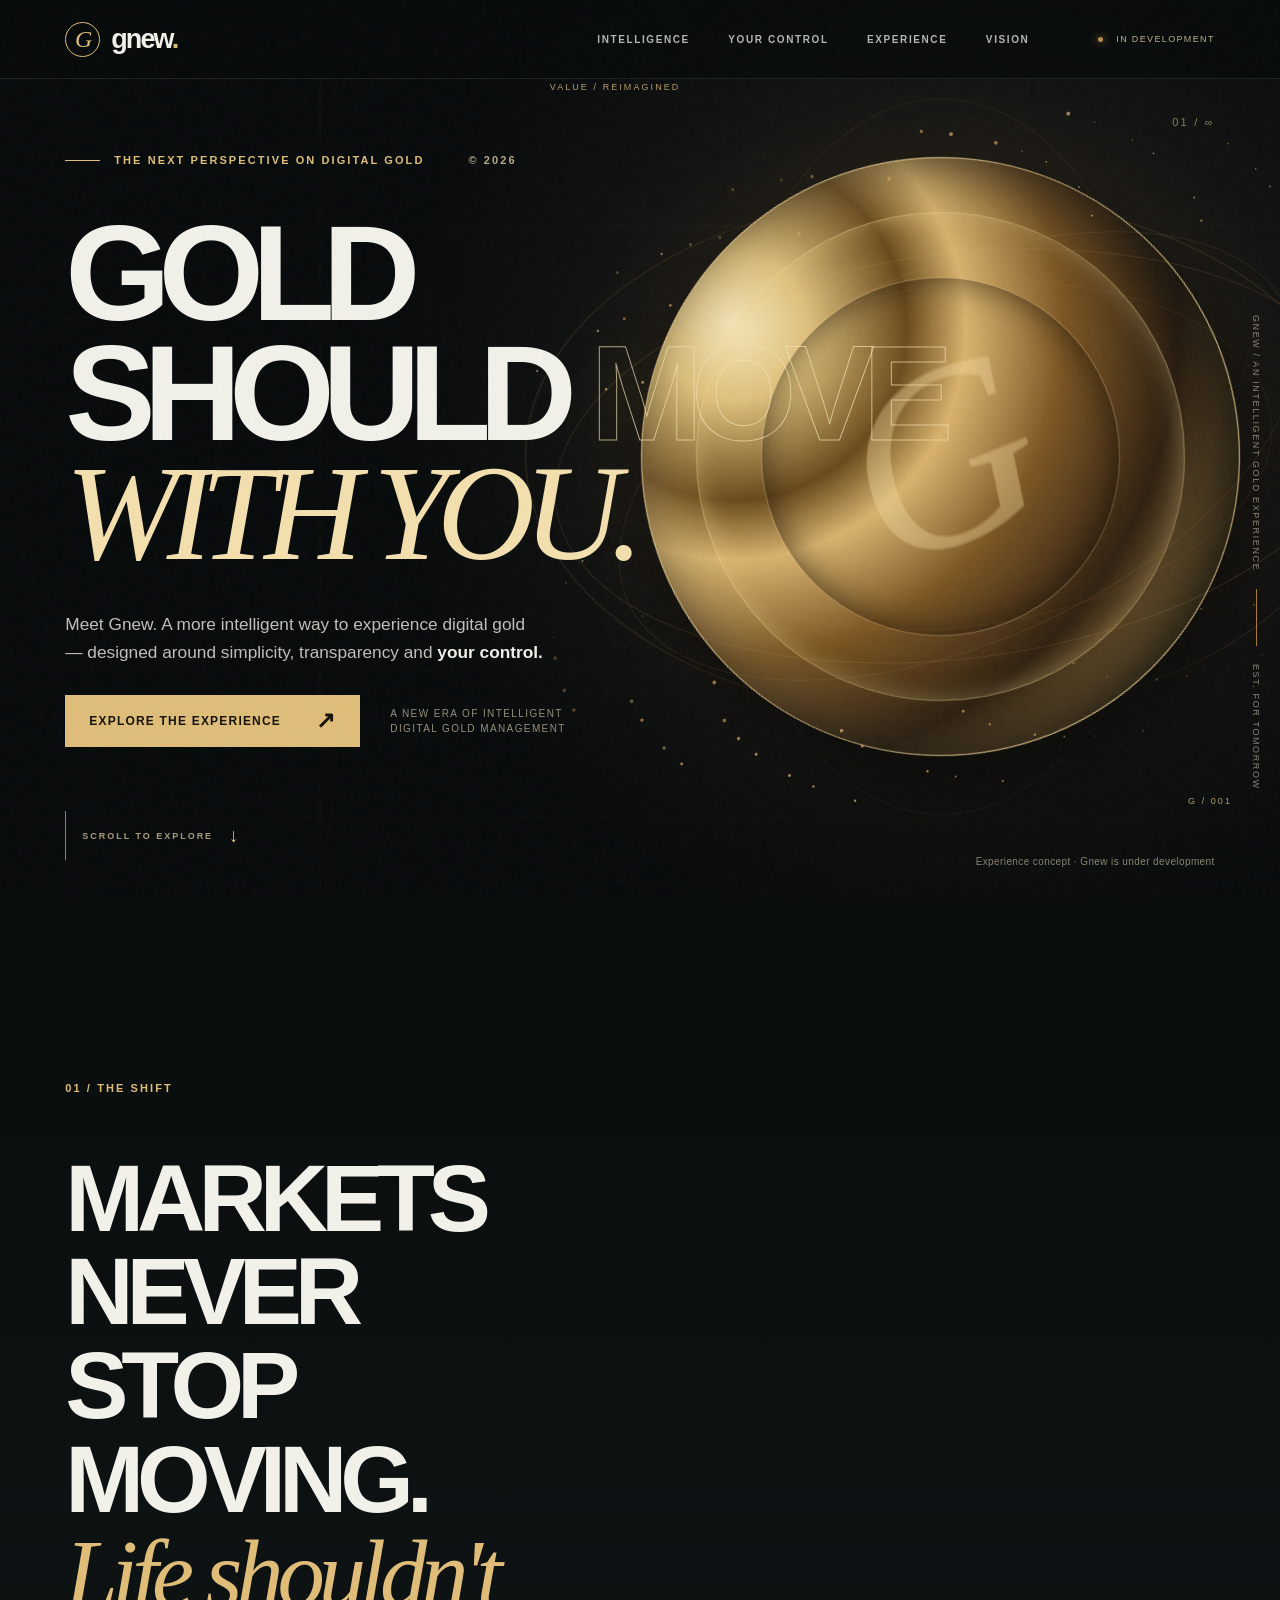
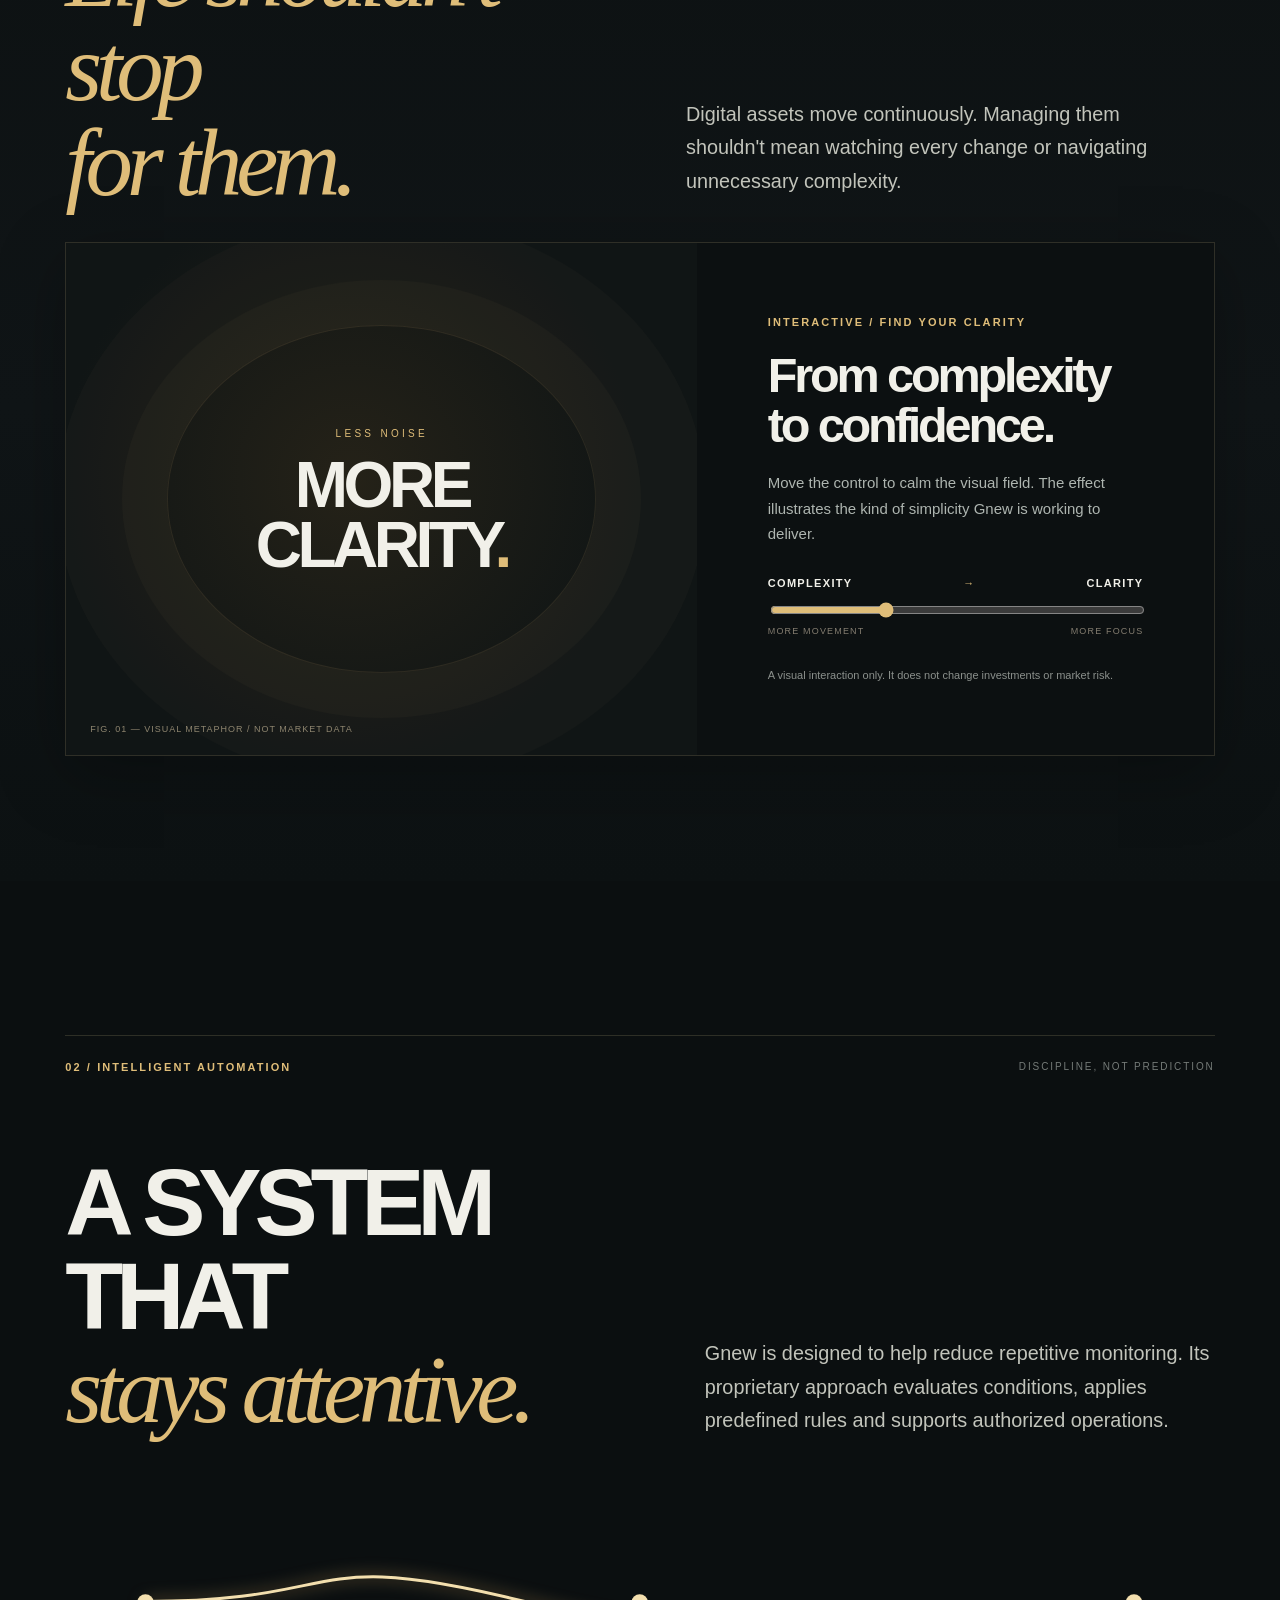
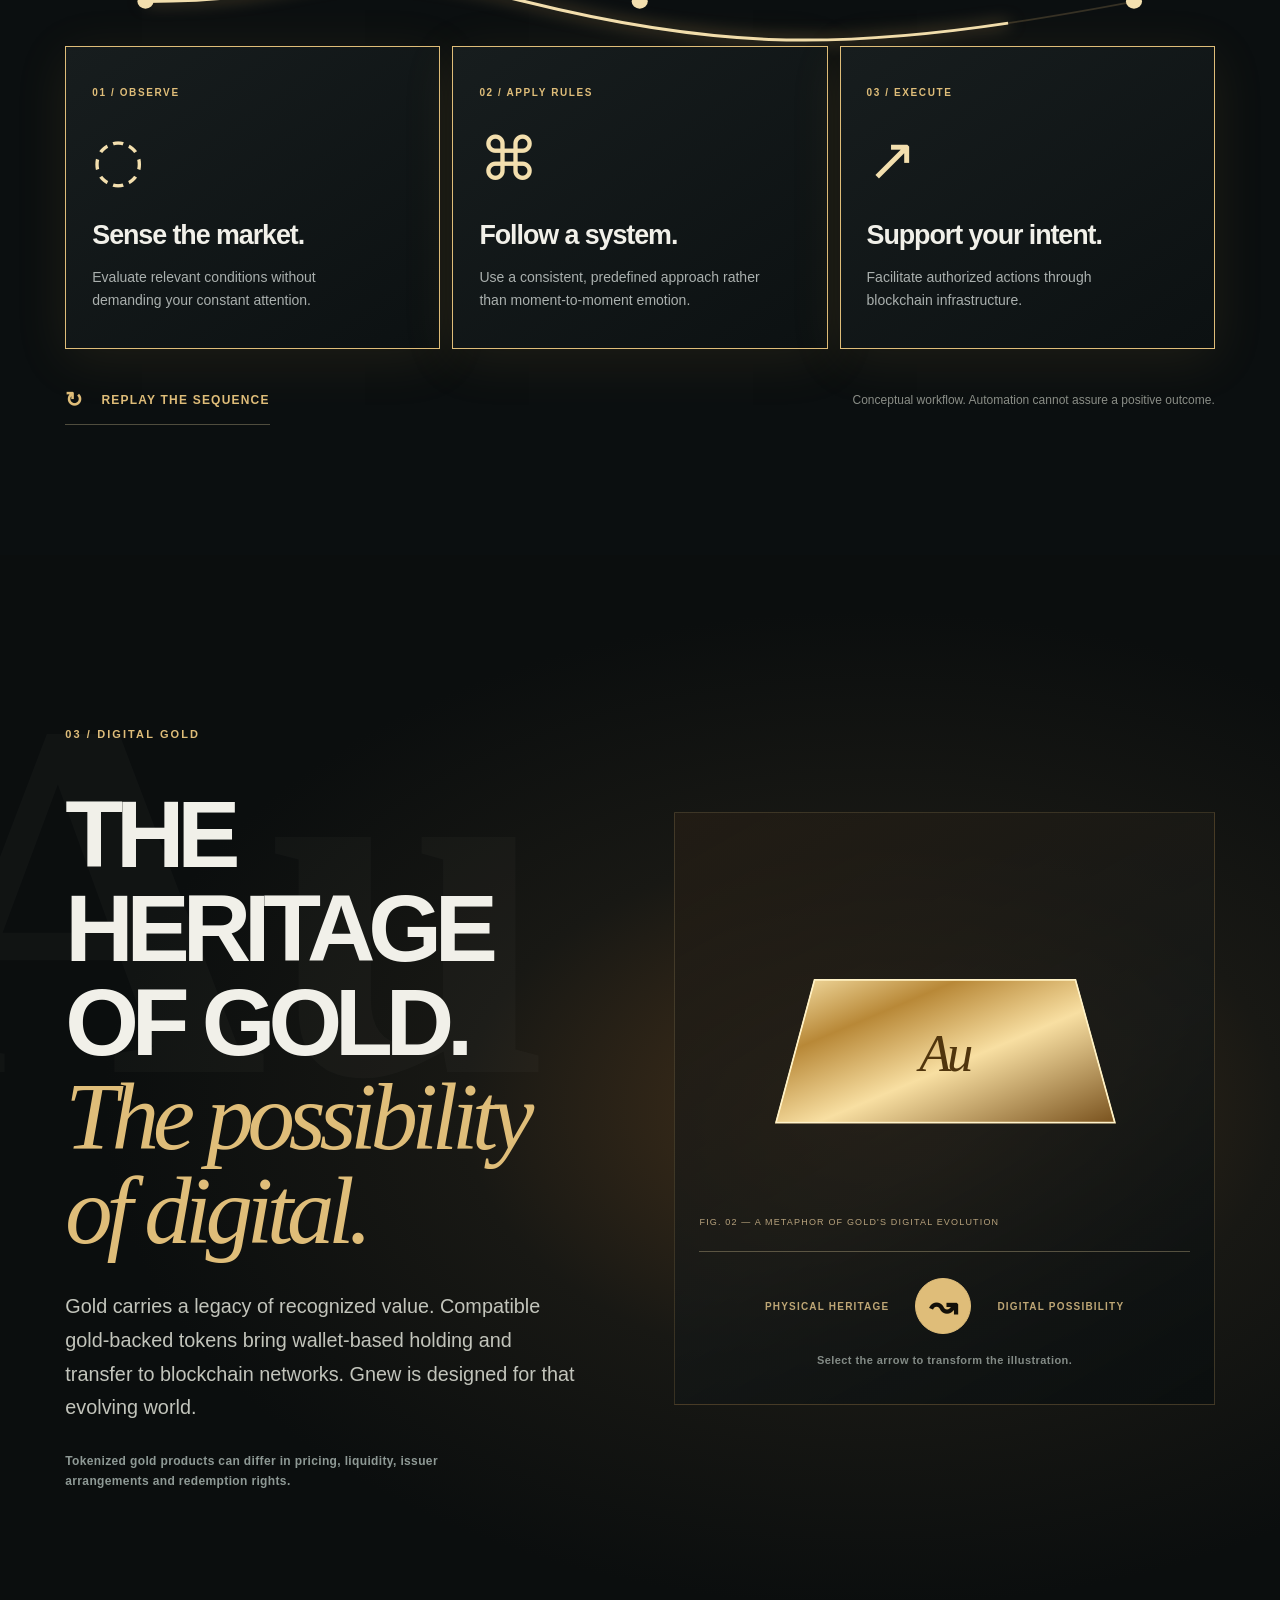
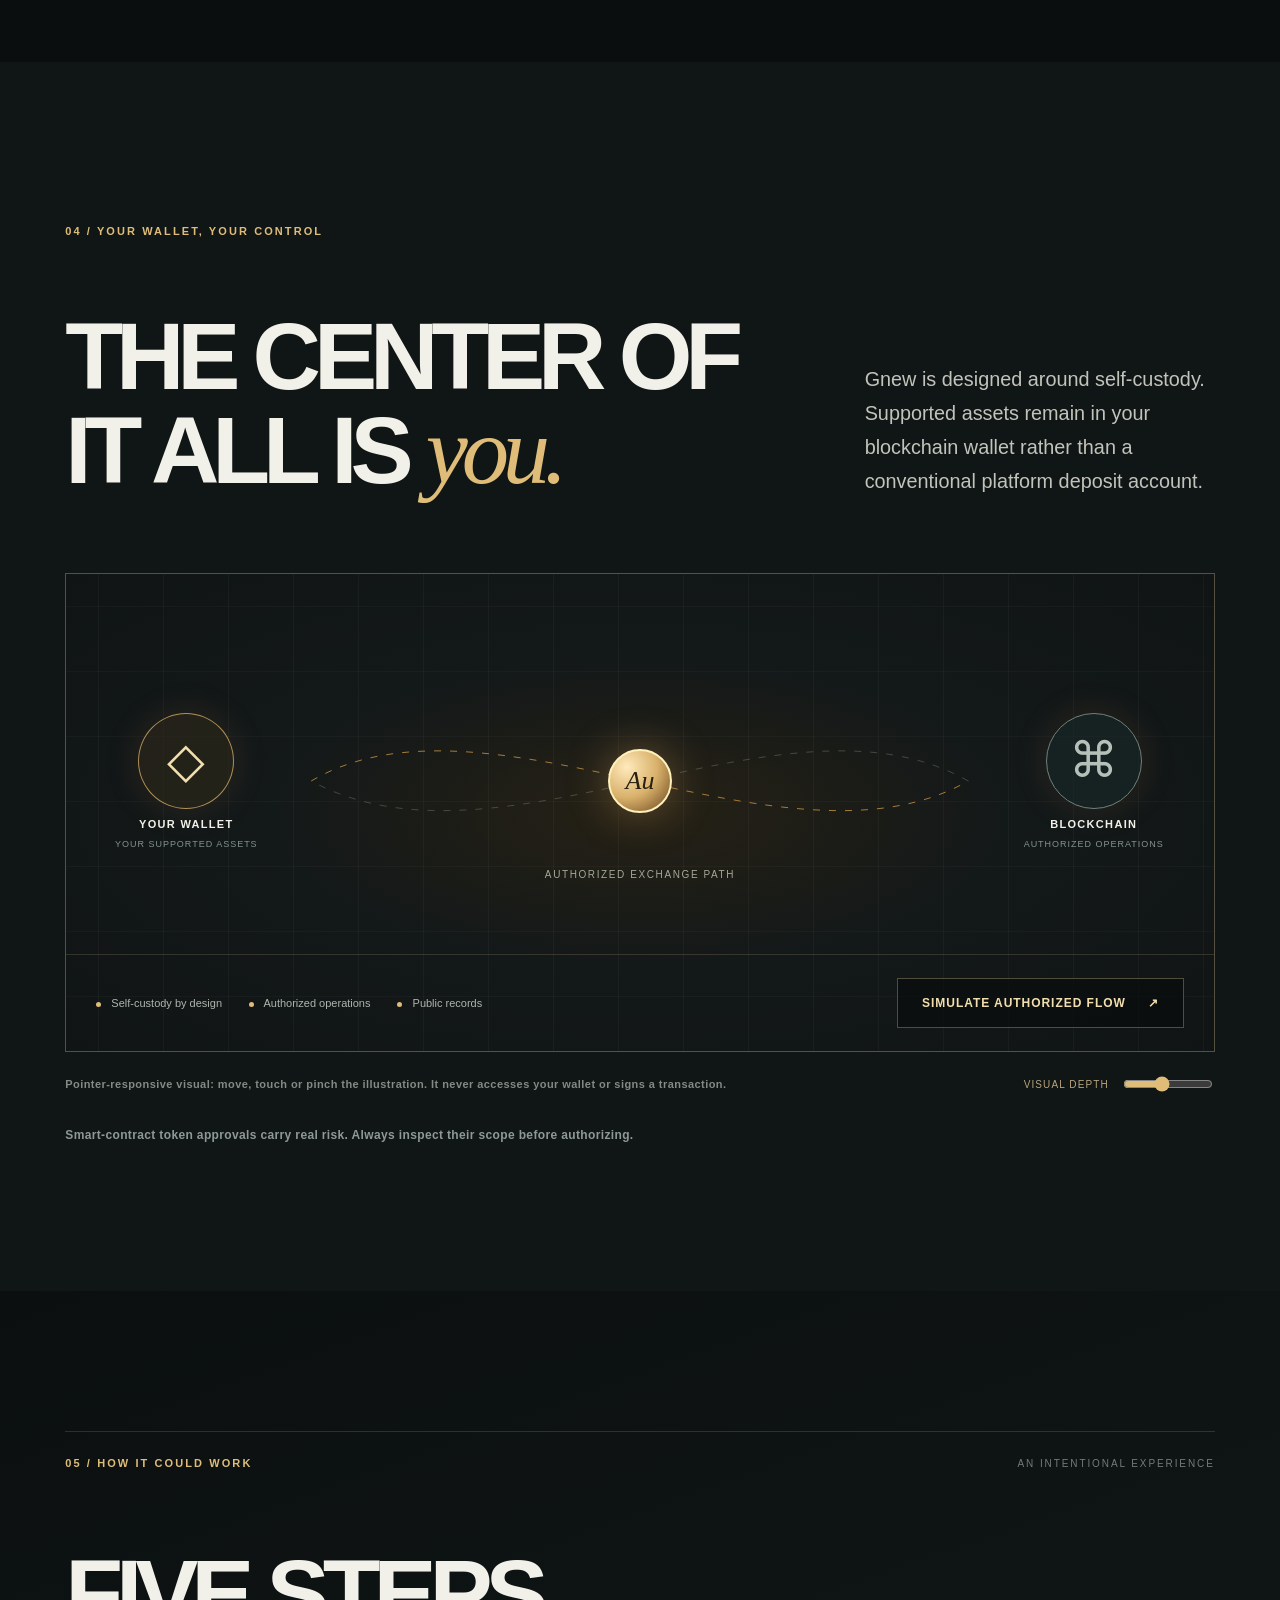
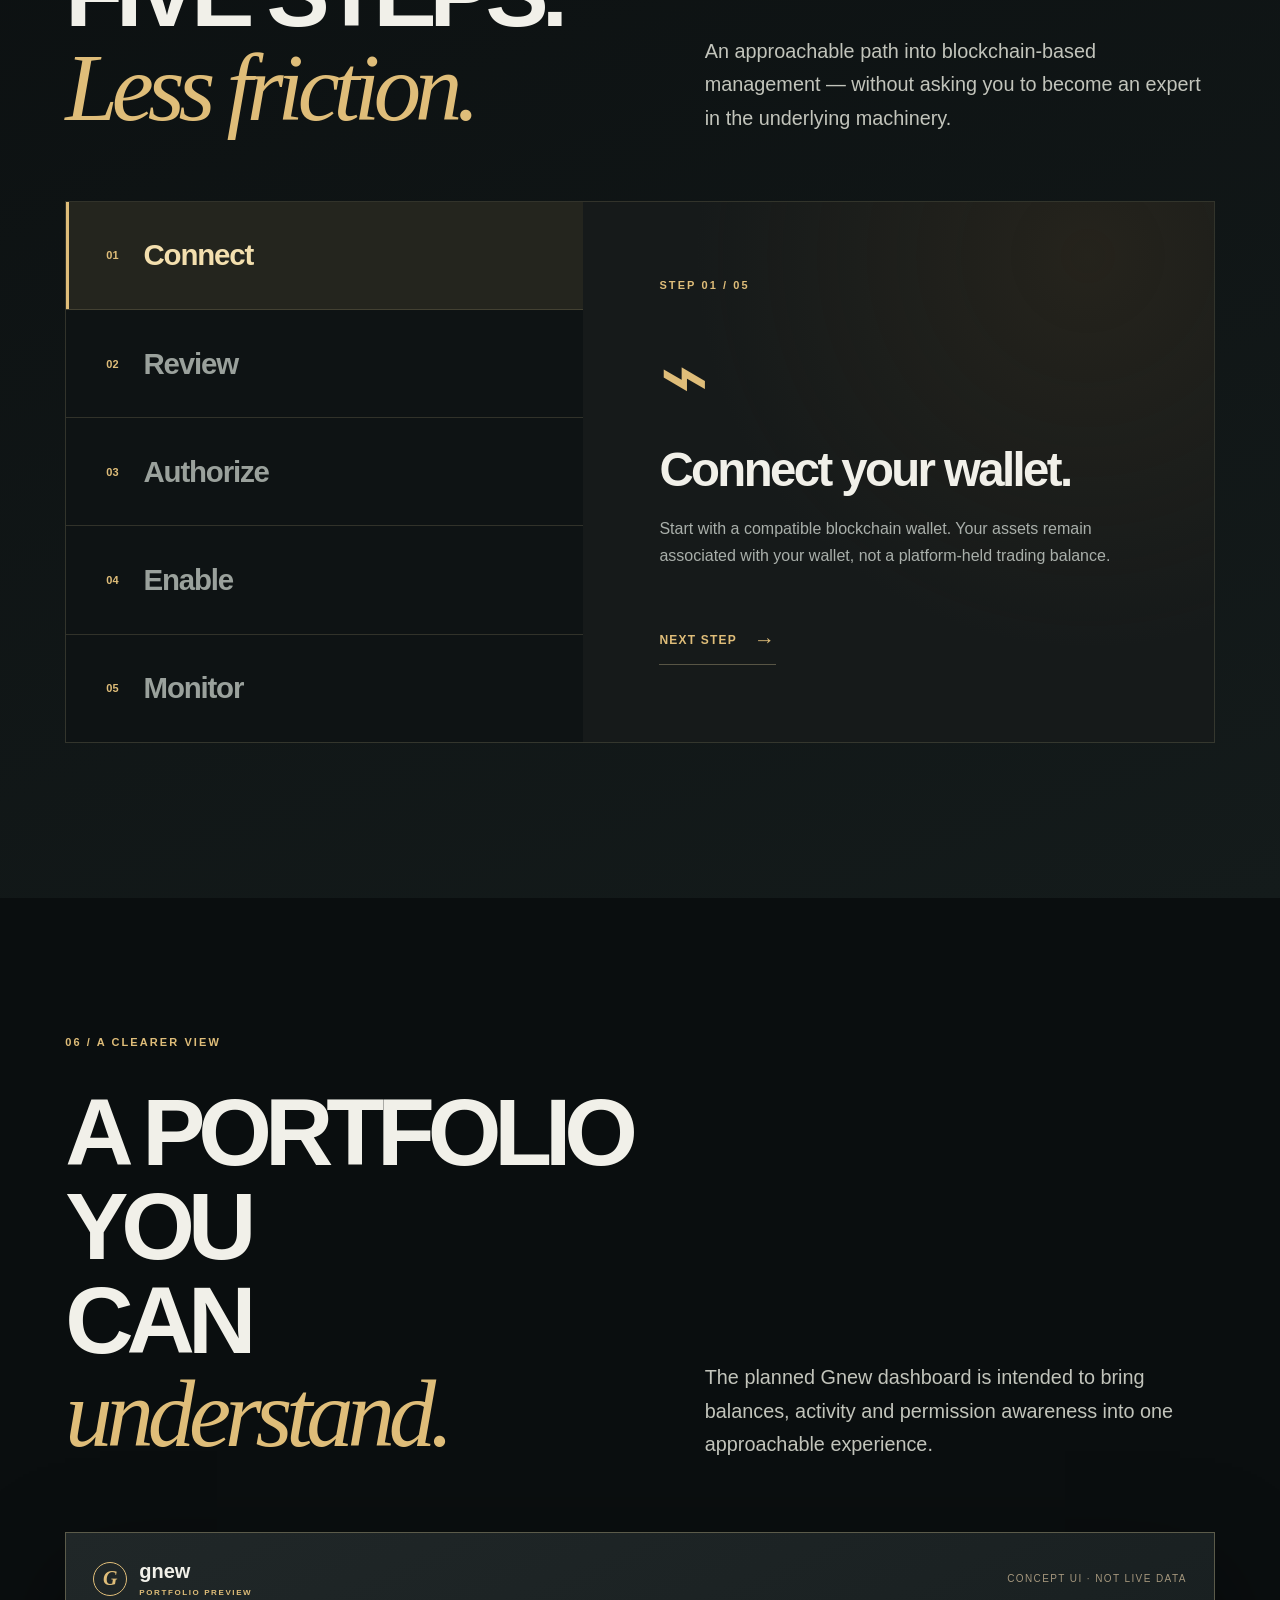
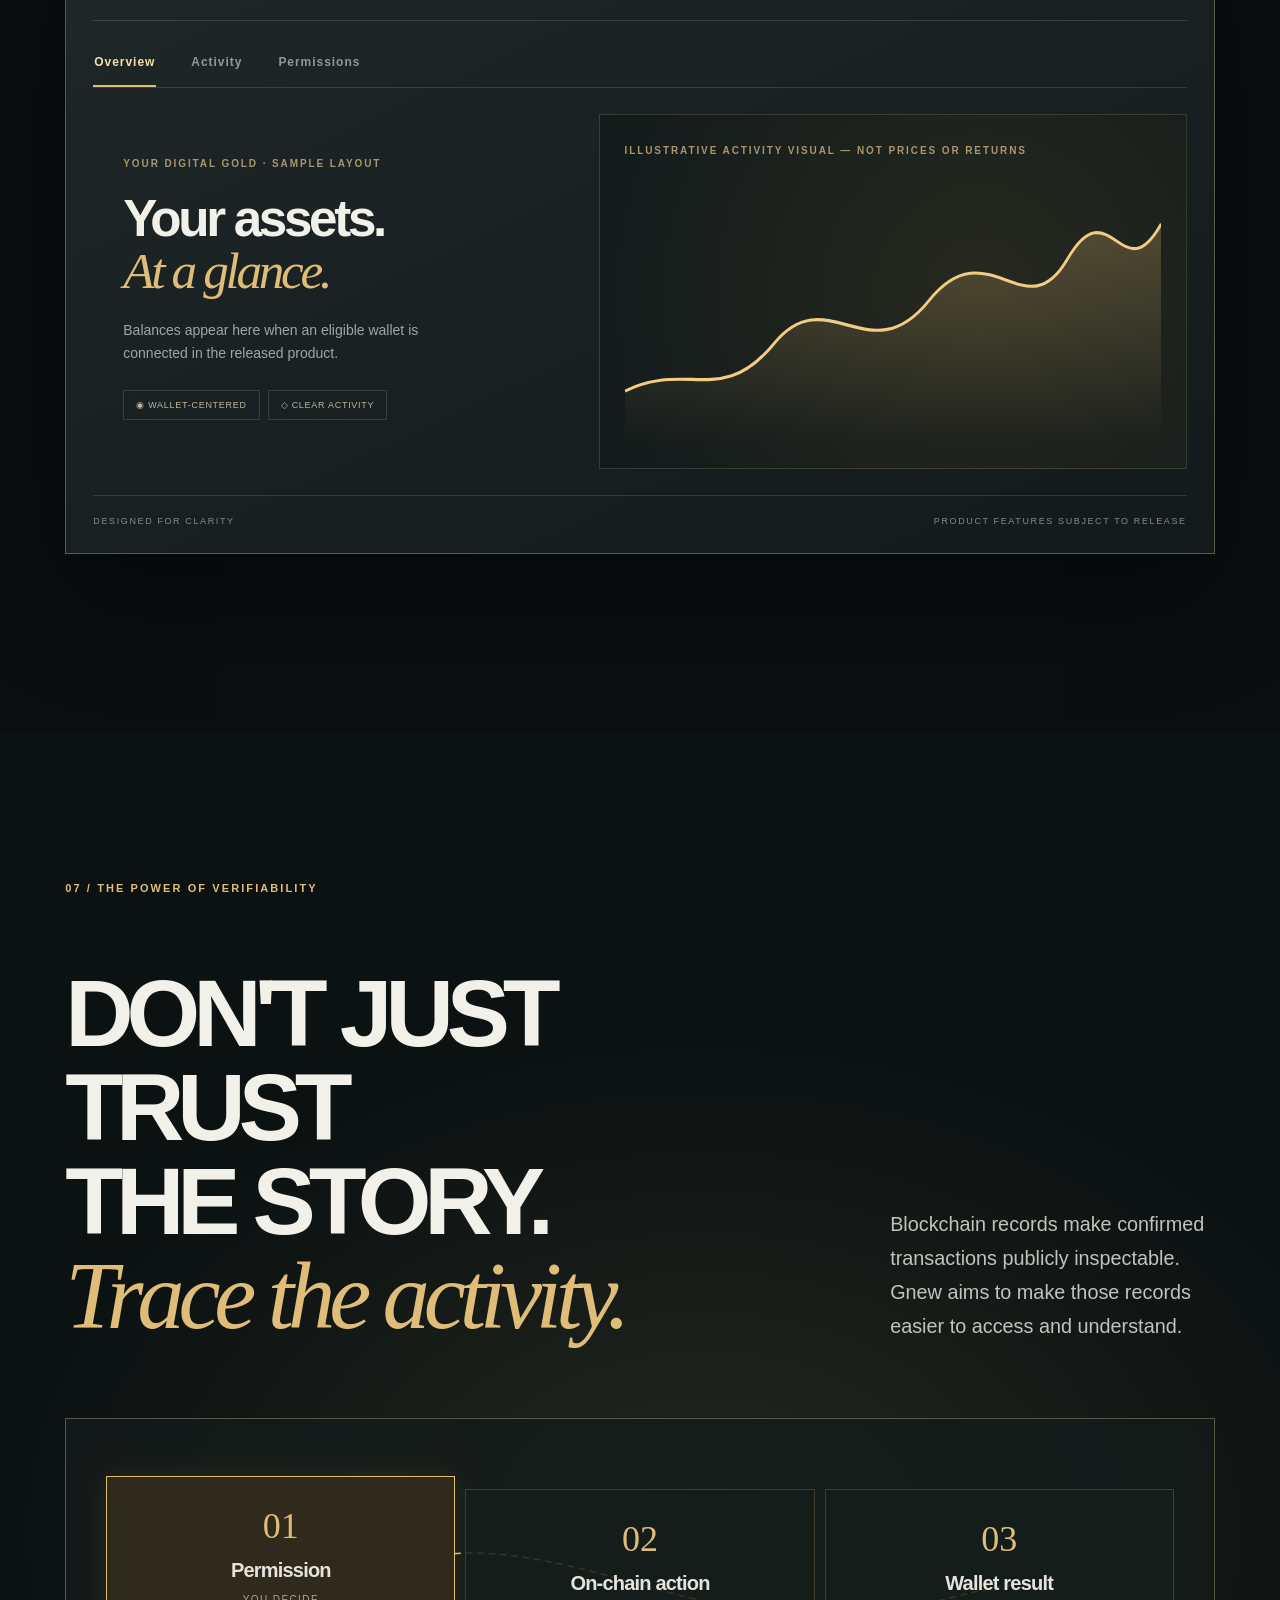
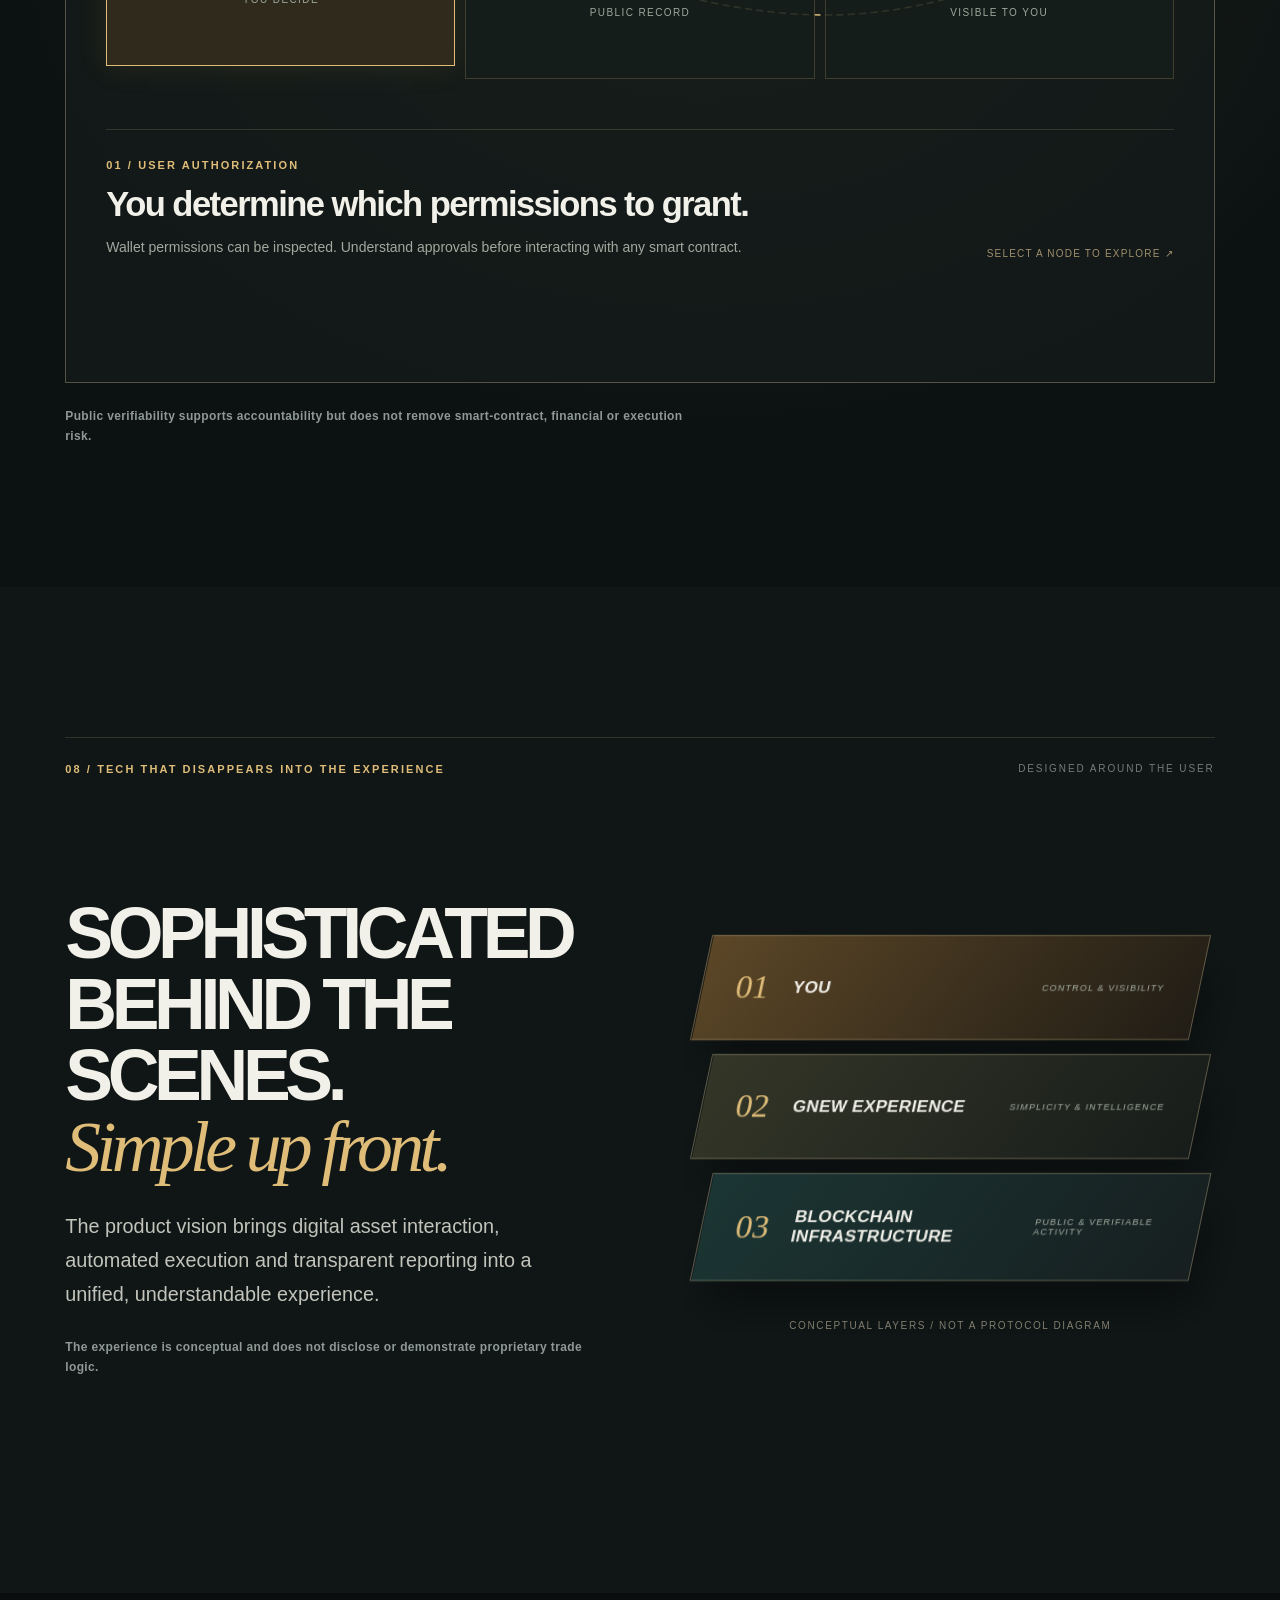
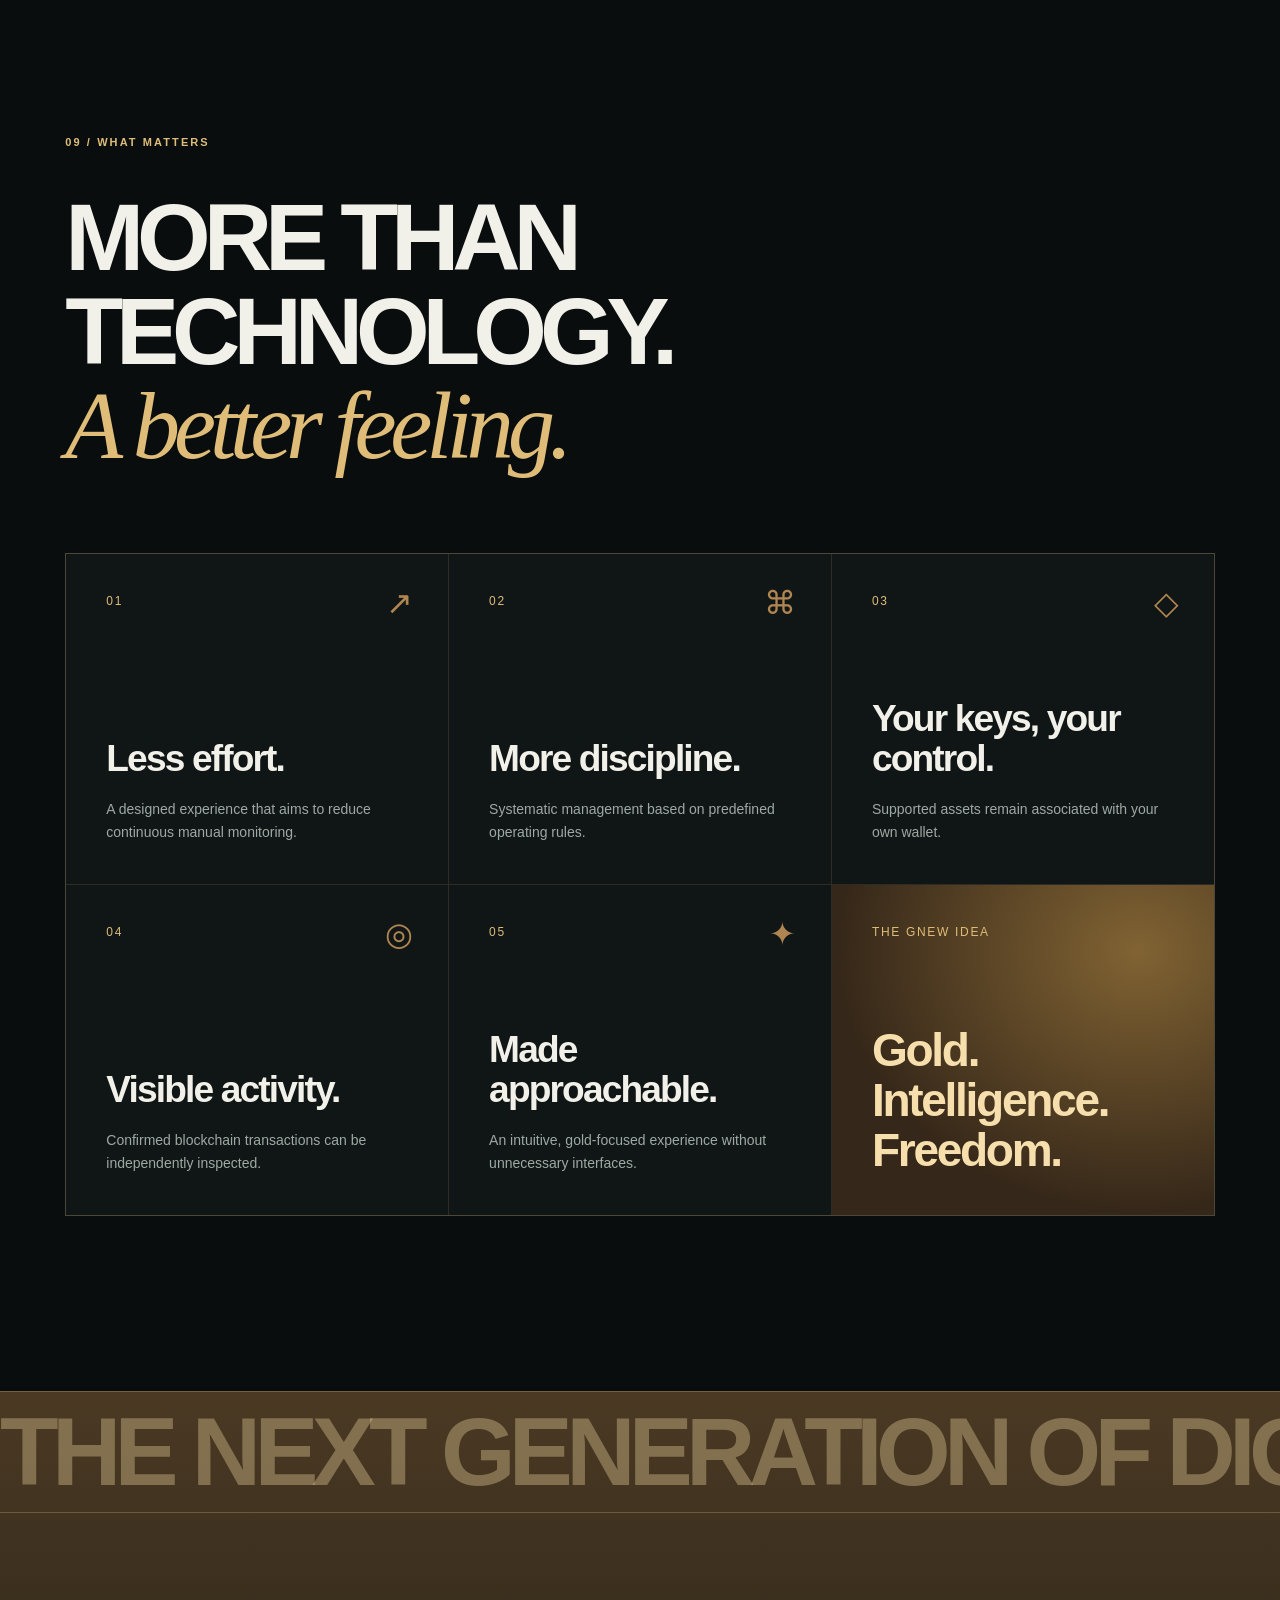
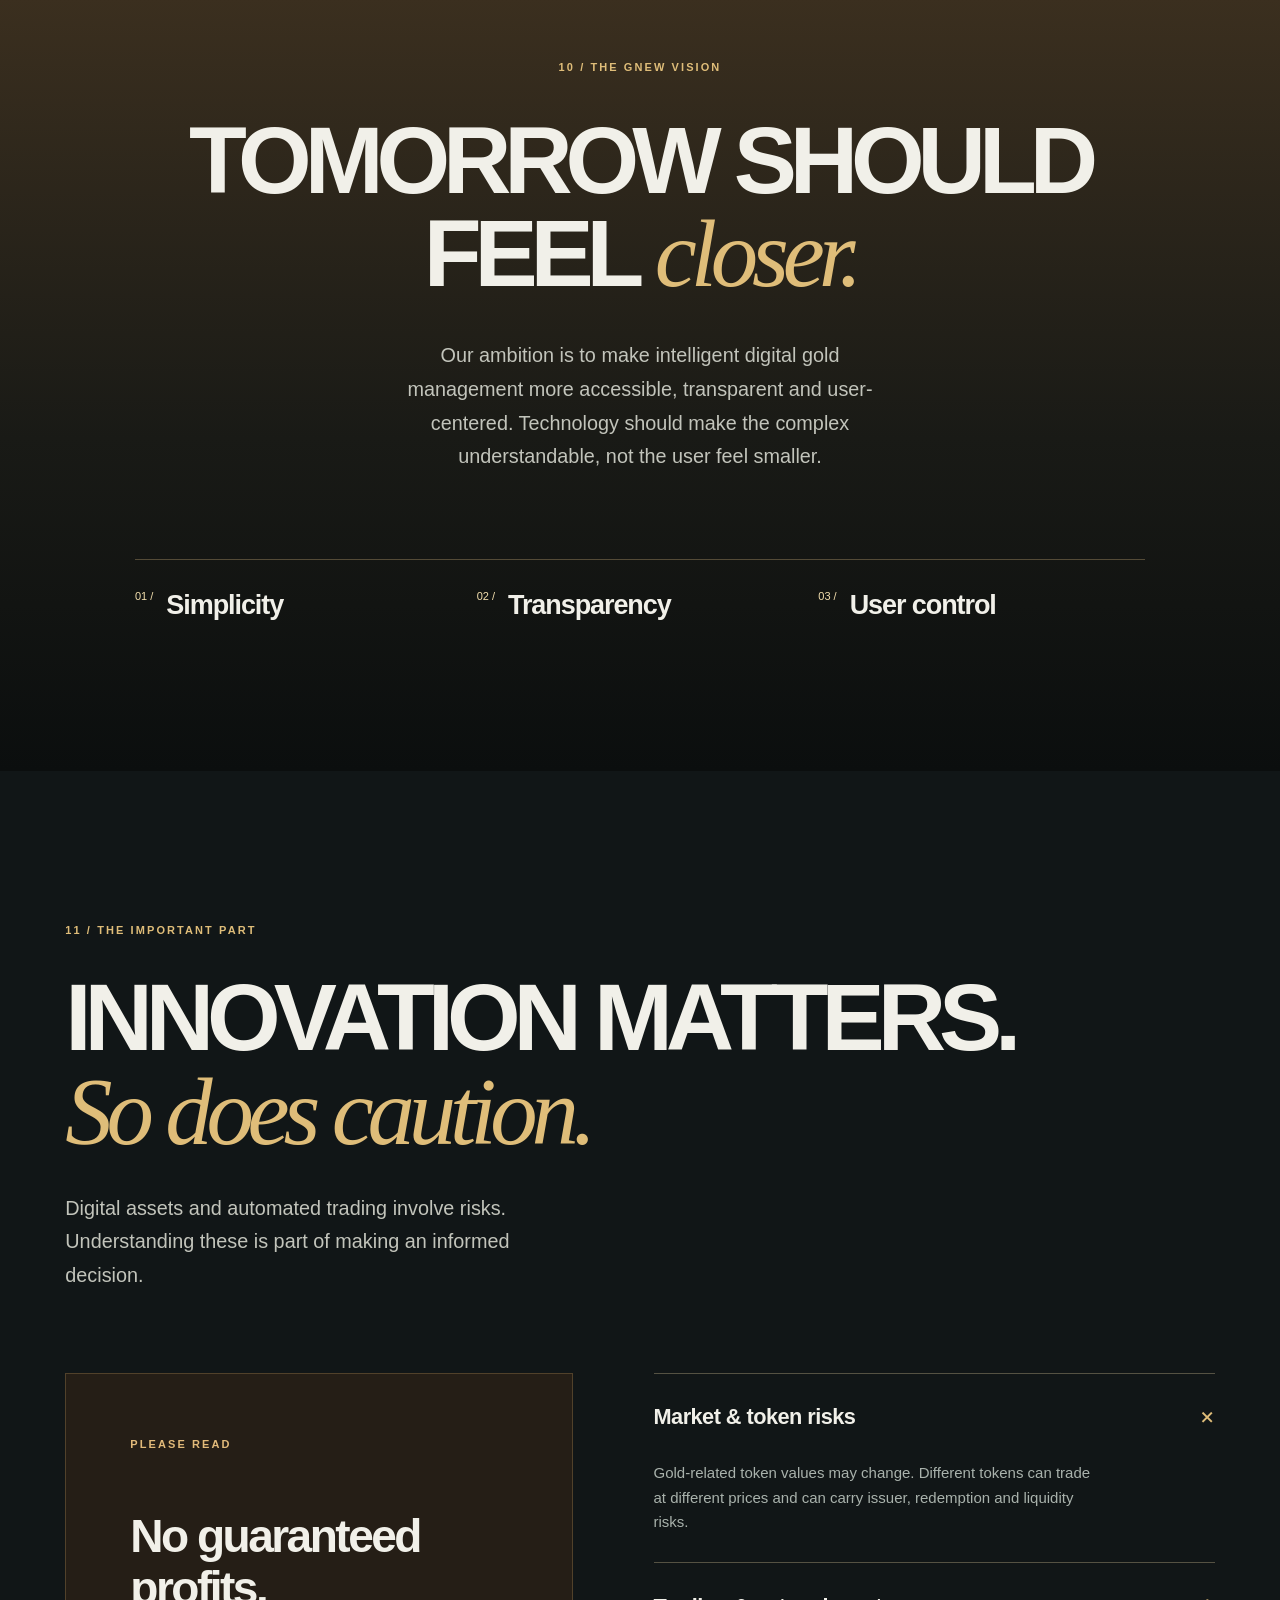
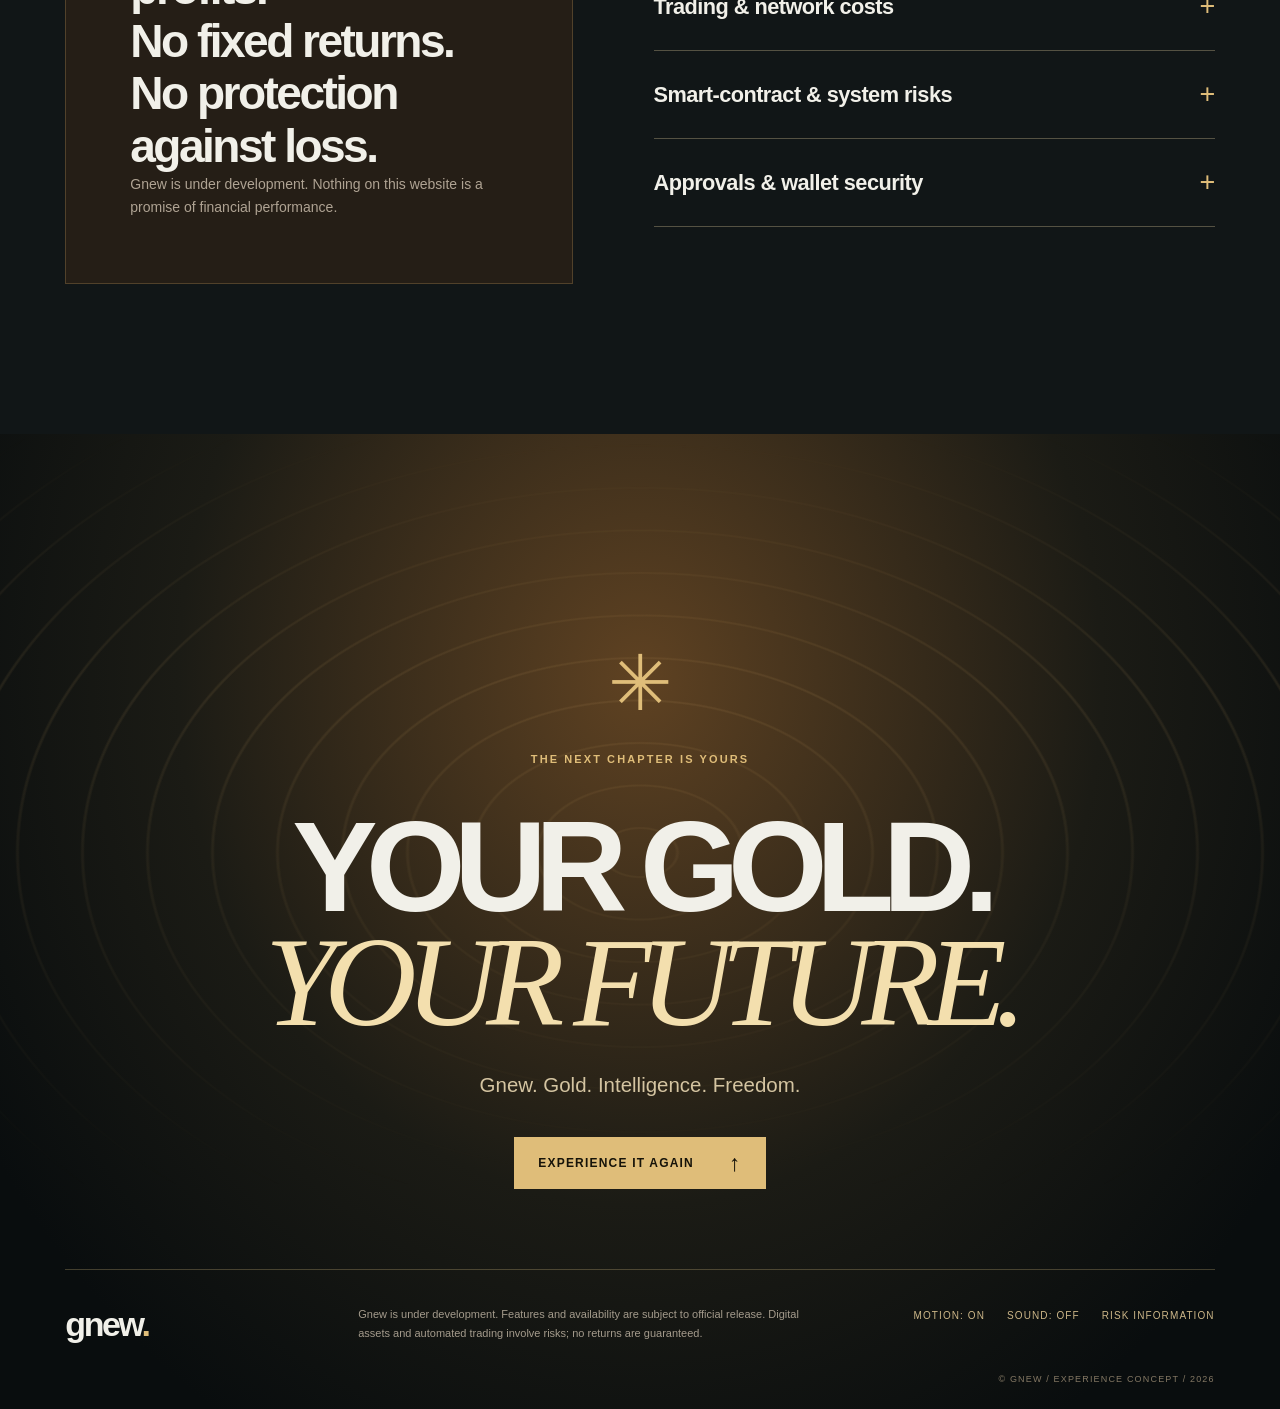
<file: Gnew_Immersive_Standalone.html>
<!doctype html>
<html lang="en">
<head>
  <meta charset="utf-8">
  <meta name="viewport" content="width=device-width, initial-scale=1, viewport-fit=cover">
  <meta name="theme-color" content="#080b0c">
  <meta name="description" content="Experience Gnew: an intelligent, wallet-centered approach to digital gold management. Explore automation, transparency, and self-custody in an interactive journey.">
  <meta name="robots" content="index, follow">
  <meta property="og:title" content="Gnew — Gold should move with you.">
  <meta property="og:description" content="An interactive introduction to intelligent digital gold management. Under development; no returns guaranteed.">
  <title>Gnew — Gold. Intelligence. Freedom.</title>
<style>
:root{color-scheme:dark;--ink:#080b0c;--ink2:#101517;--ink3:#161b1c;--line:rgba(228,209,158,.16);--line2:rgba(228,209,158,.32);--gold:#dfbd79;--gold2:#f3dfae;--gold3:#a57c3b;--white:#f1f0e9;--muted:#9a9e9d;--font:Arial,Helvetica,sans-serif;--serif:Georgia,"Times New Roman",serif;--max:1440px;--gutter:clamp(23px,5.1vw,92px)}
*,*::before,*::after{box-sizing:border-box}html{scroll-behavior:smooth;scroll-padding-top:75px}body{margin:0;background:var(--ink);color:var(--white);font-family:var(--font);-webkit-font-smoothing:antialiased;overflow-x:hidden}body.menu-open{overflow:hidden}::selection{background:var(--gold);color:#070a0b}a{color:inherit;text-decoration:none}button,input{font:inherit}button{cursor:pointer}button:disabled{cursor:not-allowed;opacity:.55}svg{display:block}p,h1,h2,h3{margin:0}p{line-height:1.65}button:focus-visible,a:focus-visible,input:focus-visible,summary:focus-visible{outline:2px solid var(--gold2);outline-offset:5px}.container{width:min(calc(100% - 2*var(--gutter)),var(--max));margin:0 auto}.section{position:relative;isolation:isolate}.eyebrow,.micro-label,.fine-note,.micro-note{letter-spacing:.19em;font-size:11px;font-weight:650}.eyebrow{display:flex;gap:14px;align-items:center;color:var(--gold);text-transform:uppercase}.eyebrow__line{display:inline-block;width:35px;height:1px;background:var(--gold)}.display-heading{font-size:clamp(3.15rem,7.4vw,8rem);line-height:.99;letter-spacing:-.075em;text-transform:uppercase;font-weight:600}.display-heading em{font-family:var(--serif);text-transform:none;font-weight:400;letter-spacing:-.065em;color:var(--gold);font-style:italic}.section-lead{font-size:clamp(16px,1.55vw,22px);color:#c2c4bb;max-width:510px;line-height:1.7}.fine-note{color:#8e9995;letter-spacing:.03em;font-size:12px;line-height:1.65;max-width:630px}.micro-note{color:#838b86;letter-spacing:.04em;text-transform:none;line-height:1.65}.sr-only{position:absolute;width:1px;height:1px;padding:0;margin:-1px;clip:rect(0,0,0,0);overflow:hidden;white-space:nowrap;border:0}.skip-link{position:absolute;z-index:500;top:-100px;left:20px;background:var(--gold);color:#111;padding:15px}.skip-link:focus{top:15px}.site-noise{position:fixed;inset:0;pointer-events:none;z-index:200;opacity:.12;background-image:url("data:image/svg+xml,%3Csvg viewBox='0 0 150 150' xmlns='http://www.w3.org/2000/svg'%3E%3Cfilter id='n'%3E%3CfeTurbulence type='fractalNoise' baseFrequency='.77' numOctaves='2' stitchTiles='stitch'/%3E%3C/filter%3E%3Crect width='100%25' height='100%25' opacity='.2' filter='url(%23n)'/%3E%3C/svg%3E")}.noscript-message{background:#16130d;color:var(--gold);position:fixed;bottom:10px;left:10px;right:10px;z-index:400;padding:15px}.primary-link{background:var(--gold);color:#161309;display:inline-flex;align-items:center;justify-content:space-between;gap:35px;font-size:12px;letter-spacing:.1em;text-transform:uppercase;font-weight:800;padding:19px 24px;min-width:225px;transition:background .3s,transform .3s}.primary-link:hover{background:var(--gold2);transform:translateY(-3px)}.primary-link span{font-size:23px;line-height:.6}.text-button{background:none;border:0;border-bottom:1px solid var(--line2);padding:12px 0;color:var(--gold);text-transform:uppercase;font-weight:650;font-size:12px;letter-spacing:.1em;display:inline-flex;gap:17px;align-items:center}.text-button span{font-size:21px}.text-button:hover{color:var(--gold2)}.outline-button{border:1px solid var(--line2);background:rgba(8,11,12,.65);color:var(--gold2);padding:17px 24px;letter-spacing:.08em;text-transform:uppercase;font-size:12px;font-weight:700;display:inline-flex;justify-content:space-between;align-items:center;gap:22px}.outline-button:hover{background:rgba(223,189,121,.11)}@media(max-width:700px){.display-heading{font-size:clamp(2.9rem,12.8vw,5.2rem)}.section-lead{font-size:16px}.eyebrow{font-size:10px}}

/* Navigation and global reading system */
.nav{height:79px;padding:0 var(--gutter);position:fixed;inset:0 0 auto;z-index:110;display:flex;align-items:center;justify-content:space-between;border-bottom:1px solid rgba(226,198,128,.12);background:rgba(7,11,12,.74);backdrop-filter:blur(16px);-webkit-backdrop-filter:blur(16px)}
.wordmark{display:flex;align-items:center;gap:11px;font-size:27px;font-weight:750;letter-spacing:-.07em}.wordmark__sigil{height:35px;width:35px;display:grid;place-items:center;border:1px solid var(--gold);color:var(--gold);font-family:var(--serif);font-style:italic;font-size:24px;border-radius:50%;font-weight:400}.gold-dot,.footer__brand span{color:var(--gold)}.nav__links{display:flex;gap:clamp(18px,3vw,52px);margin-left:auto;margin-right:5.4vw}.nav__links a{font-size:10px;font-weight:750;letter-spacing:.16em;text-transform:uppercase;color:#b3b7b3;position:relative}.nav__links a:hover,.nav__links a.is-active{color:var(--gold2)}.nav__links a:after{content:"";position:absolute;height:1px;background:var(--gold);bottom:-12px;left:0;right:100%;transition:right .3s}.nav__links a:hover:after,.nav__links a.is-active:after{right:0}.nav__right{display:flex;align-items:center;gap:20px}.status-pill{font-size:9px;letter-spacing:.15em;color:#c1b18e;white-space:nowrap}.status-pill__point{display:inline-block;width:5px;height:5px;border-radius:50%;background:#b98e4a;margin-right:9px;box-shadow:0 0 8px #b98e4a}.nav__menu{height:44px;width:44px;background:transparent;border:1px solid var(--line2);display:none;align-items:center;justify-content:center;flex-direction:column;gap:6px}.nav__menu span{height:1px;width:19px;background:var(--gold2)}.mobile-menu{position:fixed;inset:79px 0 0;background:#0d1111;z-index:109;overflow:auto;padding:28px var(--gutter) 50px;flex-direction:column;gap:0}.mobile-menu:not([hidden]){display:flex}.mobile-menu a{display:block;padding:16px 0;border-bottom:1px solid var(--line);font-size:clamp(25px,5vw,39px);letter-spacing:-.035em}.reading-progress{position:fixed;top:78px;inset-inline:0;height:2px;z-index:112;pointer-events:none}.reading-progress span{display:block;width:0;height:100%;background:var(--gold);box-shadow:0 0 16px rgba(231,190,111,.7)}.side-label{position:fixed;right:19px;top:35%;z-index:50;display:flex;align-items:center;gap:18px;writing-mode:vertical-rl;font-size:9px;letter-spacing:.18em;color:#8a8473;pointer-events:none}.side-label i{height:57px;width:1px;background:var(--gold3)}
/* Hero: a continuously unfolding editorial cover, never a slide. */
.hero{min-height:880px;height:min(950px,100svh);padding-top:79px;display:flex;align-items:center;background:radial-gradient(ellipse 60% 80% at 75% 45%,#3b2815 0%,#171715 28%,#080b0c 75%);overflow:hidden}.hero__grid{position:absolute;inset:78px 0 0;background-image:linear-gradient(90deg,transparent calc(25% - 1px),rgba(214,181,121,.08) 25%,transparent calc(25% + 1px)),linear-gradient(180deg,rgba(214,181,121,.045) 1px,transparent 1px);background-size:100% 100%,100% 18%;opacity:.55}.hero__backnum{position:absolute;top:116px;right:var(--gutter);font-size:11px;letter-spacing:.2em;color:#947c51}.hero__content{position:relative;z-index:4;padding-bottom:9vh;pointer-events:none}.hero__content a{pointer-events:auto}.hero__eyebrow{margin-bottom:clamp(29px,5vh,65px)}.hero__eyebrow>span:last-child{color:#b8a986;margin-left:30px}.hero__title{font-size:clamp(4.5rem,10.6vw,11.6rem);line-height:.88;letter-spacing:-.09em;white-space:nowrap;font-weight:650;max-width:1180px;position:relative}.hero__title span{color:transparent;-webkit-text-stroke:1px rgba(242,223,179,.7);text-shadow:0 0 40px rgba(255,221,129,.04)}.hero__title em{font-family:var(--serif);font-weight:400;font-style:italic;text-transform:none;color:var(--gold2);letter-spacing:-.085em}.hero__description{margin-top:clamp(24px,4vh,45px);max-width:480px;color:#bfc0b8;font-size:clamp(15px,1.35vw,19px);line-height:1.65}.hero__description strong{color:var(--white);font-weight:550}.hero__actions{display:flex;align-items:center;gap:30px;margin-top:28px}.hero__edition{width:205px;font-size:10px;line-height:1.5;letter-spacing:.14em;color:#978e79}.hero__art{position:absolute;width:min(65vw,920px);aspect-ratio:1;right:-6vw;top:calc(50% - min(32vw,460px));z-index:2;pointer-events:none;transform-style:preserve-3d}.hero__disk{position:absolute;inset:14%;border-radius:50%;transform:rotate(-22deg);background:radial-gradient(circle at 26% 17%,#fff2c6 0%,#e9c982 11%,#6d4b1c 26%,#e2bb72 35%,#7e5623 50%,#322211 67%,#c0954d 82%,#2c2114 100%);border:1px solid #e4cb8e;box-shadow:inset -25px -20px 70px #100e0b, inset 30px 13px 70px #f6d9973b,0 40px 100px #000b,0 0 130px #bd85422a;opacity:.95}.hero__disk:after{content:"";position:absolute;inset:9%;border-radius:50%;border:1px solid rgba(255,230,158,.48);box-shadow:inset 0 0 25px rgba(249,217,147,.37)}.hero__disk-core{position:absolute;inset:20%;display:grid;place-items:center;border-radius:50%;border:1px solid rgba(255,224,159,.32);box-shadow:inset 0 0 35px rgba(20,12,3,.65)}.hero__disk-core span{font-family:var(--serif);font-style:italic;font-size:clamp(8rem,20vw,20rem);line-height:1;color:rgba(255,228,163,.18);text-shadow:0 2px 1px rgba(255,229,173,.26)}.hero__halo{position:absolute;inset:0;border-radius:50%;border:1px solid rgba(213,166,81,.23)}.hero__halo--one{transform:scaleY(.63) rotate(25deg)}.hero__halo--two{inset:7%;transform:scaleX(.62) rotate(-38deg);border-style:dashed;opacity:.7}.hero__art-label{position:absolute;font-size:9px;letter-spacing:.23em;color:#b79c6c}.hero__art-label--a{top:5%;left:3%}.hero__art-label--b{bottom:8%;right:15%}.scene-canvas{position:absolute;inset:0;width:100%;height:100%;pointer-events:none}.scroll-cue{position:absolute;z-index:6;left:var(--gutter);bottom:40px;color:#a99b7b;font-size:9px;font-weight:750;letter-spacing:.22em;display:flex;align-items:center;gap:16px}.scroll-cue__line{height:49px;width:1px;background:var(--gold3);transform-origin:top;animation:cue-pulse 2s ease-in-out infinite}.scroll-cue span:last-child{color:var(--gold);font-size:19px}.hero__disclaimer{position:absolute;bottom:30px;right:var(--gutter);color:#8f8670;font-size:10px;letter-spacing:.04em}
/* Changing noise visual */
.shift{padding:clamp(112px,14vw,210px) 0 125px;background:linear-gradient(180deg,#090d0d,#101517 70%,#0c1112)}.shift__intro{display:grid;grid-template-columns:1fr 1fr;gap:8%;align-items:end;margin-bottom:85px}.shift__intro .eyebrow{grid-column:1/-1}.shift__intro .section-lead{margin-bottom:12px}.shift__experience{border:1px solid var(--line);display:grid;grid-template-columns:1.1fr .9fr;min-height:460px;background:#0c1011;box-shadow:0 18px 65px #0004}.shift__visual{min-height:440px;position:relative;overflow:hidden;background:radial-gradient(circle at 45% 46%,#252218,#101515 65%)}.shift__visual:before{content:"";position:absolute;inset:16%;border:1px solid #cba96e20;border-radius:50%;box-shadow:0 0 0 45px #cba96e09,0 0 0 110px #cba96e06}.shift__visual-center{position:absolute;top:50%;left:50%;transform:translate(-50%,-50%);width:max-content;text-align:center;pointer-events:none}.shift__visual-center>span{color:var(--gold);font-size:10px;letter-spacing:.33em}.shift__visual-center strong{display:block;margin-top:14px;font-size:clamp(3rem,5vw,6.2rem);line-height:.94;letter-spacing:-.07em}.shift__visual-center strong span{color:var(--gold)}.shift__visual-coord{position:absolute;left:24px;bottom:21px;font-size:9px;letter-spacing:.11em;color:#8e856f}.shift__control{padding:clamp(30px,5.5vw,80px);display:flex;flex-direction:column;justify-content:space-between;gap:30px}.shift__control .micro-label{color:var(--gold)}.shift__control h3{font-size:clamp(2.3rem,3.8vw,4.2rem);line-height:1.02;letter-spacing:-.065em;margin:20px 0}.shift__control p:not(.micro-label){color:#aeb5b0;font-size:15px;line-height:1.7;max-width:360px}.shift__control label{font-size:11px;text-transform:uppercase;letter-spacing:.12em;font-weight:700;display:flex;justify-content:space-between}.shift__control label span{color:var(--gold)}.shift__control input,.custody__foot input{width:100%;accent-color:var(--gold);cursor:ew-resize}.shift__control input{margin-top:-17px}.shift__control .assistive{font-size:11px!important;color:#8b908c!important}.range-extremes{display:flex;justify-content:space-between;margin-top:-24px;color:#857e71;letter-spacing:.13em;font-size:9px}
/* Sequenced illustration */
.intelligence{padding:clamp(115px,12vw,185px) 0 130px;background:#0b0f10}.section-topline{display:flex;align-items:center;justify-content:space-between;border-top:1px solid var(--line);padding-top:22px}.section-topline>span{color:#757b78;font-size:10px;letter-spacing:.19em}.intelligence__headline{display:flex;justify-content:space-between;align-items:flex-end;margin-top:80px;gap:5vw}.intelligence__machine{margin-top:75px;position:relative;padding-top:140px}.machine__track{position:absolute;top:0;left:0;width:100%;height:175px;overflow:visible}.machine__track path{fill:none;stroke-width:1.8;vector-effect:non-scaling-stroke}.machine__track-base{stroke:#c4a46b3a}.machine__track-draw{stroke:var(--gold2);stroke-width:3!important;filter:drop-shadow(0 0 8px #e6b668b0)}.machine__track circle{fill:var(--gold2)}.machine__steps{display:grid;grid-template-columns:repeat(3,1fr);gap:12px}.machine-step{padding:35px 26px 36px;border:1px solid var(--line);min-height:286px;background:linear-gradient(145deg,#171d1e,#0c1112);transition:border-color .3s,transform .4s,box-shadow .4s}.machine-step.is-running{border-color:var(--gold);transform:translateY(-7px);box-shadow:0 10px 50px #bc94401c}.machine-step__number{color:var(--gold);font-size:10px;letter-spacing:.16em;font-weight:700}.machine-step__glyph{font-size:60px;color:var(--gold2);font-weight:200;line-height:1.2;margin:24px 0}.machine-step h3{font-size:clamp(21px,2.1vw,31px);letter-spacing:-.04em;margin-bottom:15px}.machine-step p{color:#aab0ae;font-size:14px;max-width:290px;line-height:1.65}.machine__footer{display:flex;justify-content:space-between;align-items:center;gap:20px;padding-top:20px}.machine__footer p{color:#8a8e87;font-size:12px}
/* Morphing illustration */
.gold-section{background:radial-gradient(ellipse 60% 45% at 68% 50%,#48331b 0%,#181814 53%,#0b0e0e 100%);overflow:hidden;padding:170px 0}.gold-section__ambient{position:absolute;top:8%;left:-8%;font-size:40vw;font-family:var(--serif);font-weight:bold;opacity:.025;line-height:1;pointer-events:none}.gold-section__layout{display:grid;grid-template-columns:1fr 1fr;gap:6%;align-items:center}.gold-section__copy .display-heading{margin:45px 0 31px}.gold-section__copy .fine-note{margin-top:27px;max-width:450px}.gold-section__transform{border:1px solid #c5a0603d;padding:18px 24px 35px;background:linear-gradient(150deg,#241d14d0,#151817ba 55%,#0b0f0f)}.gold-section__svgwrap{position:relative}.gold-section__svgwrap svg{width:100%;max-height:500px}.gold-section__shine{animation:shine-sweep 4.5s linear infinite}#gold-mark{fill:#50350d;font-family:var(--serif);font-size:60px;letter-spacing:-.08em;font-style:italic}.gold-section__fig{position:absolute;bottom:24px;left:0;color:#b7a27d;font-size:9px;letter-spacing:.13em}.gold-section__switch{display:flex;justify-content:center;gap:26px;align-items:center;border-top:1px solid var(--line2);padding-top:26px;color:#bea675;font-size:10px;letter-spacing:.12em;font-weight:750}.round-button{height:56px;width:56px;flex-shrink:0;border-radius:50%;border:1px solid var(--gold);background:var(--gold);color:#131009;font-size:34px;transition:transform .3s}.round-button:hover{transform:rotate(30deg)}.gold-section__transform .micro-note{text-align:center;margin-top:17px}
/* Wallet flow */
.custody{padding:160px 0 145px;background:#101515}.custody__header{display:grid;grid-template-columns:1fr .48fr;gap:70px;align-items:end}.custody__header .eyebrow{grid-column:1/-1}.custody__interaction{border:1px solid var(--line2);position:relative;overflow:hidden;margin-top:75px;min-height:470px;background:radial-gradient(ellipse at center,#262115 0%,#131819 46%,#101414 100%)}.custody__interaction:before{content:"";position:absolute;inset:0;background:linear-gradient(90deg,transparent 49.9%,#ffffff09 50%,transparent 50.1%),linear-gradient(0deg,transparent 49.9%,#ffffff07 50%,transparent 50.1%);background-size:65px 65px;pointer-events:none}.custody__zone{display:flex;align-items:center;justify-content:center;position:relative;padding:87px 30px 54px;height:380px}.custody__node{min-width:180px;z-index:2;display:flex;flex-direction:column;align-items:center;gap:9px;text-align:center}.custody__node-icon{width:96px;height:96px;border:1px solid rgba(235,192,110,.7);border-radius:50%;background:#302a1b99;display:grid;place-items:center;font-size:49px;color:var(--gold2);box-shadow:0 0 36px #d09c5022}.custody__node--chain .custody__node-icon{border-color:#71827d;background:#1a292a90;color:#b4c0b8}.custody__node strong{font-size:11px;letter-spacing:.12em}.custody__node small{color:#85928c;font-size:9px;letter-spacing:.11em}.custody__bridge{position:relative;flex:1;min-width:0;height:220px;touch-action:pan-y}.custody__bridge svg{width:100%;height:100%}.custody__bridge svg path{fill:none;stroke:var(--gold3);stroke-width:1;stroke-dasharray:7 9;vector-effect:non-scaling-stroke}.custody__bridge svg .custody__return-path{stroke:#9cb1a34e}.custody__travel-token{position:absolute;top:50%;left:50%;width:64px;height:64px;margin:-32px;display:grid;place-items:center;border-radius:50%;font-family:var(--serif);font-style:italic;color:#2a2011;font-size:26px;background:radial-gradient(circle at 28% 27%,#ffeabc,#d8b06a 50%,#67421e);border:2px solid #fff1ba;box-shadow:0 0 43px #e8af645b;will-change:transform}.custody__bridge-caption{position:absolute;top:90%;width:100%;text-align:center;color:#a4a898;font-size:10px;letter-spacing:.16em}.custody__interaction-bottom{position:relative;display:flex;align-items:center;justify-content:space-between;gap:12px;padding:23px 30px;border-top:1px solid var(--line)}.custody__facts{display:flex;gap:27px;flex-wrap:wrap}.custody__facts span{color:#aeb6ae;font-size:11px;white-space:nowrap}.custody__facts i{display:inline-block;width:5px;height:5px;border-radius:50%;background:var(--gold);margin-right:7px}.custody__foot{display:flex;justify-content:space-between;align-items:center;gap:20px;padding:22px 0 18px}.custody__foot>div{display:flex;align-items:center;gap:12px}.custody__foot label{font-size:10px;text-transform:uppercase;letter-spacing:.11em;white-space:nowrap;color:#b7a57d}.custody__foot input{width:90px}.custody .fine-note{margin-top:14px}
/* Guided journey */
.journey{padding:140px 0 155px;background:linear-gradient(160deg,#0b0f10,#141b1b)}.journey__top{display:flex;justify-content:space-between;align-items:end;gap:45px;margin-top:75px;margin-bottom:65px}.journey__shell{display:grid;grid-template-columns:.9fr 1.1fr;border:1px solid var(--line)}.journey__nav{display:grid;grid-template-columns:1fr;background:#0e1314}.journey__nav button{display:flex;align-items:center;gap:25px;background:none;text-align:left;border:0;border-bottom:1px solid var(--line);color:#9aa19c;font-size:clamp(18px,2.3vw,31px);font-weight:600;letter-spacing:-.04em;padding:25px 40px;transition:background .3s,color .3s}.journey__nav button:last-child{border-bottom:0}.journey__nav button span{font-size:11px;color:var(--gold);letter-spacing:0}.journey__nav button.is-selected{background:#24251e;color:var(--gold2);box-shadow:inset 3px 0 var(--gold)}.journey__detail{padding:clamp(40px,6vw,90px);background:radial-gradient(circle at 80% 10%,#4637204f,transparent 56%),#161a1a;min-height:540px;display:flex;flex-direction:column;align-items:flex-start}.journey__detail .micro-label{color:var(--gold)}.journey__glyph{font-size:85px;color:var(--gold);font-family:var(--serif);height:154px;padding-top:35px}.journey__detail h3{font-size:clamp(32px,3.7vw,54px);letter-spacing:-.055em;line-height:1.05}.journey__detail p{max-width:480px;color:#a9afaa;font-size:16px;margin:22px 0 26px}.journey__detail .text-button{margin-top:auto}
/* Concept dashboard */
.portfolio{background:#0a0e0f;padding:135px 0 180px}.portfolio__intro{display:flex;align-items:end;justify-content:space-between;gap:55px;margin-bottom:70px}.portfolio__intro .display-heading{margin-top:35px}.dashboard{background:linear-gradient(155deg,#202728,#131a1b);border:1px solid #5b5b4a;box-shadow:0 40px 100px #0007;padding:27px;max-width:1220px;margin:0 auto;transform:perspective(1300px) rotateX(1deg)}.dashboard__top,.dashboard__bottom{display:flex;justify-content:space-between;align-items:center;gap:15px}.dashboard__top{border-bottom:1px solid var(--line);padding-bottom:23px}.dashboard__identity{display:flex;gap:12px;align-items:center;font-size:20px;font-weight:750}.dashboard__identity>span:last-child{display:flex;flex-direction:column;gap:5px}.dashboard__identity i{font-size:8px;color:var(--gold);letter-spacing:.2em;font-style:normal}.dashboard__logo{width:34px;height:34px;border-radius:50%;border:1px solid var(--gold);font-family:var(--serif);font-style:italic;color:var(--gold);display:grid;place-items:center}.dashboard__mock{color:#a5977d;font-size:10px;letter-spacing:.14em}.dashboard__nav{display:flex;gap:34px;border-bottom:1px solid var(--line);margin-top:11px}.dashboard__nav button{color:#8f9995;border:0;border-bottom:2px solid transparent;background:none;padding:23px 1px 16px;font-size:12px;font-weight:750;letter-spacing:.08em}.dashboard__nav button[aria-selected="true"]{border-bottom-color:var(--gold);color:var(--gold2)}.dashboard__content{min-height:385px;padding:26px 0}.dashboard__overview{display:grid;grid-template-columns:.9fr 1.1fr;align-items:center;gap:24px;min-height:337px}.dashboard__balances{padding:15px 30px 25px}.dashboard__balances .micro-label,.dashboard__chart .micro-label{font-size:10px;color:#aa966e}.dashboard__balances h3{font-size:clamp(37px,4vw,64px);line-height:1.02;letter-spacing:-.065em;margin:22px 0}.dashboard__balances h3 em{font-family:var(--serif);font-weight:400;color:var(--gold)}.dashboard__balances p{max-width:330px;color:#9ca9a2;font-size:14px}.dashboard__badges{display:flex;gap:8px;flex-wrap:wrap;margin-top:25px}.dashboard__badges span{border:1px solid var(--line);padding:9px 12px;color:#bfb5a1;letter-spacing:.08em;font-size:9px}.dashboard__chart{padding:25px;background:radial-gradient(circle at 65% 50%,#27291f,#121a1b);border:1px solid var(--line)}.dashboard__chart svg{width:100%;height:270px;margin-top:15px}.dashboard__bottom{border-top:1px solid var(--line);padding-top:20px;color:#808e87;font-size:9px;letter-spacing:.18em}.dashboard-detail{max-width:840px;margin:auto;min-height:334px;display:flex;flex-direction:column;align-items:flex-start;justify-content:center;padding:25px}.dashboard-detail-icon{font-size:60px;color:var(--gold)}.dashboard-detail-label{font-size:10px;color:var(--gold);letter-spacing:.16em;margin-top:17px}.dashboard-detail-title{font-size:clamp(35px,4.8vw,62px);line-height:1.05;letter-spacing:-.06em;margin:17px 0}.dashboard-detail-description{max-width:600px;color:#a8b3ae;font-size:15px}.dashboard-pills{margin-top:22px;display:flex;gap:9px;flex-wrap:wrap}.dashboard-pills span{padding:10px 14px;border:1px solid var(--line2);color:#c6b594;font-size:10px;letter-spacing:.08em}
/* Trace */
.transparency{padding:145px 0 140px;background:radial-gradient(ellipse 75% 47% at 55% 55%,#22281f,#0c1112 72%)}.transparency__header{display:grid;grid-template-columns:1fr .43fr;gap:70px;align-items:end}.transparency__header .eyebrow{grid-column:1/-1}.trace{position:relative;min-height:565px;border:1px solid var(--line2);margin:75px 0 24px;background:#141b1acc;overflow:hidden}.trace__line{position:absolute;top:60px;left:7%;width:86%;height:210px;overflow:visible}.trace__line path{fill:none;stroke:var(--gold);stroke-width:1.8;stroke-dasharray:8 5}.trace__nodes{position:relative;display:grid;grid-template-columns:repeat(3,1fr);gap:10px;padding:70px 40px 20px}.trace__node{z-index:1;border:1px solid #b8996545;background:#151d1bdc;color:#e4e4dc;padding:28px 10px;min-height:190px;display:flex;flex-direction:column;align-items:center;gap:12px;text-align:center;transition:border-color .3s,transform .3s,background .3s}.trace__node>span{font-family:var(--serif);font-size:36px;color:var(--gold)}.trace__node strong{font-size:20px;letter-spacing:-.04em}.trace__node small{color:#9ca99e;font-size:10px;letter-spacing:.14em}.trace__node.is-current{background:#302a1d;transform:translateY(-13px);border-color:var(--gold);box-shadow:0 0 28px #c49d4720}.trace__detail{position:relative;margin:30px 40px 0;padding:25px 0;display:flex;justify-content:space-between;align-items:flex-end;border-top:1px solid var(--line);gap:25px}.trace__detail .micro-label{color:var(--gold)}.trace__detail h3{font-size:clamp(22px,2.7vw,36px);letter-spacing:-.045em;margin:12px 0}.trace__detail p{font-size:14px;color:#9faa9f;max-width:680px}.trace__instruction{color:#a08f6d;font-size:10px;letter-spacing:.12em;white-space:nowrap}
/* Meaning-oriented stack */
.technology{padding:150px 0 180px;background:#101616}.technology__layout{display:grid;grid-template-columns:1fr 1fr;gap:8%;align-items:center;margin-top:85px}.technology__copy .display-heading{font-size:clamp(3rem,5.6vw,6.9rem)}.technology__copy .section-lead{margin-top:27px}.technology__copy .fine-note{margin-top:27px}.technology__stack{padding:45px 15px 55px;min-height:550px;display:flex;justify-content:center;flex-direction:column;gap:14px;transform:perspective(1150px) rotateY(-14deg) rotateX(7deg);transform-style:preserve-3d}.stack-layer{display:flex;align-items:center;gap:24px;padding:33px 34px;border:1px solid var(--line2);transform:skew(-12deg);box-shadow:15px 30px 45px #0006;transition:transform .4s}.stack-layer:hover{transform:skew(-12deg) translateY(-9px)}.stack-layer span{color:var(--gold);font-family:var(--serif);font-size:33px}.stack-layer strong{font-size:17px;letter-spacing:.02em}.stack-layer small{margin-left:auto;color:#a7b0a5;font-size:9px;letter-spacing:.13em}.stack-layer--top{background:linear-gradient(120deg,#5c4727,#211d16)}.stack-layer--middle{background:linear-gradient(120deg,#343627,#181d1b)}.stack-layer--bottom{background:linear-gradient(120deg,#1b3634,#171f20)}.technology__stack-note{font-size:10px;color:#8f8c7a;letter-spacing:.16em;text-align:center;margin-top:25px}
/* Benefit anthology */
.reasons{background:#090d0e;padding:140px 0 175px}.reasons>.container>.display-heading{margin:40px 0 80px}.reasons__grid{display:grid;grid-template-columns:repeat(3,1fr);gap:1px;background:var(--line);border:1px solid var(--line)}.reason{min-height:330px;background:#101516;position:relative;padding:40px;display:flex;flex-direction:column}.reason>span{color:var(--gold);letter-spacing:.14em;font-size:12px}.reason h3{margin-top:auto;font-size:clamp(27px,2.9vw,42px);letter-spacing:-.05em;line-height:1.07}.reason p{color:#9fa9a3;max-width:300px;margin-top:20px;font-size:14px}.reason i{font-size:32px;color:#af8551;position:absolute;right:35px;top:30px;font-style:normal}.reason--statement{background:radial-gradient(ellipse at 80% 20%,#816333,#352719 70%)}.reason--statement h3{font-size:clamp(30px,3.6vw,54px);line-height:1.08;color:#f7dfad}
/* Vision statement */
.vision{min-height:850px;padding:0 0 150px;background:linear-gradient(180deg,#4b3923,#191a16 66%,#0b0e0e);overflow:hidden}.vision__marquee{border-top:1px solid #e6c98e42;border-bottom:1px solid #e6c98e42;overflow:hidden;white-space:nowrap;color:#f1d9a25a;font-weight:700;letter-spacing:-.07em;font-size:clamp(48px,7.5vw,130px);line-height:1.25}.vision__marquee div{display:inline-block;white-space:nowrap;animation:marquee 28s linear infinite}.vision__layout{text-align:center;padding-top:145px}.vision__layout>.eyebrow{justify-content:center}.vision__layout .display-heading{margin:37px 0}.vision__layout .section-lead{margin:auto}.vision__values{display:grid;grid-template-columns:repeat(3,1fr);gap:15px;max-width:1010px;margin:85px auto 0;border-top:1px solid #c6aa795c;padding-top:30px}.vision__values>div{text-align:left;display:flex;gap:13px}.vision__values span{color:var(--gold2);font-size:11px}.vision__values strong{font-size:clamp(18px,2.2vw,27px);letter-spacing:-.04em}
/* Accessible risk section */
.risks{padding:150px 0;background:#111617}.risks__intro{display:flex;flex-direction:column;gap:32px}.risks__layout{display:grid;grid-template-columns:.95fr 1.05fr;gap:7%;margin-top:80px}.risks__disclaimer{background:#251e16;border:1px solid #b18d584f;padding:clamp(30px,5vw,70px);min-height:470px;display:flex;flex-direction:column}.risks__disclaimer .micro-label{color:#e2ba7a}.risks__disclaimer strong{font-size:clamp(30px,3.6vw,49px);letter-spacing:-.055em;line-height:1.14;margin-top:60px}.risks__disclaimer p{color:#afa393;font-size:14px;margin-top:auto;max-width:370px}.risks__accordions details{border-bottom:1px solid var(--line2)}.risks__accordions details:first-child{border-top:1px solid var(--line2)}.risks__accordions summary{list-style:none;padding:28px 0;display:flex;justify-content:space-between;align-items:center;gap:15px;font-size:clamp(16px,1.7vw,22px);font-weight:650;letter-spacing:-.025em;cursor:pointer}.risks__accordions summary::-webkit-details-marker{display:none}.risks__accordions summary span{color:var(--gold);font-size:27px;font-weight:300}.risks__accordions details[open] summary span{transform:rotate(45deg)}.risks__accordions details p{color:#a9b2ac;font-size:15px;padding:0 25px 27px 0;max-width:470px}
/* Closing, continuous page footer */
.closing{min-height:890px;padding:140px 0 0;background:radial-gradient(ellipse at 50% 25%,#5f4222 0%,#1b1b15 51%,#090d0e 85%);overflow:hidden;display:flex;flex-direction:column;justify-content:space-between}.closing__lines{position:absolute;top:0;left:0;right:0;height:78%;background:repeating-radial-gradient(ellipse at 50% 55%,transparent 0px,transparent 35px,#e0b56e18 37px,#e0b56e18 38px,transparent 40px,transparent 65px);mask-image:linear-gradient(180deg,transparent,black 33%,transparent 100%);pointer-events:none}.closing__content{text-align:center;position:relative;padding-top:65px}.closing__asterisk{font-size:clamp(40px,6vw,90px);color:var(--gold);display:inline-block;animation:slow-rotate 35s linear infinite}.closing__content .eyebrow{justify-content:center;margin:22px 0 42px}.closing__content h2{font-size:clamp(4rem,10vw,12rem);line-height:.89;letter-spacing:-.09em}.closing__content h2 em{font-family:var(--serif);font-weight:400;color:var(--gold2)}.closing__content>p:not(.eyebrow){font-size:clamp(16px,1.6vw,22px);color:#d4c4a1;margin:28px 0 36px}.closing__content .primary-link{margin-bottom:80px}.footer{position:relative;border-top:1px solid #e2c88744;padding:35px 0 25px;display:grid;grid-template-columns:.7fr 1.2fr 1fr;align-items:start;gap:30px}.footer__brand{font-size:34px;font-weight:800;letter-spacing:-.07em}.footer>p{font-size:11px;color:#a49b8c;max-width:460px}.footer__actions{display:flex;align-items:center;justify-content:flex-end;gap:22px;flex-wrap:wrap}.footer__actions button,.footer__actions a{background:none;border:0;padding:5px 0;color:#ccb688;font-size:10px;letter-spacing:.11em;text-transform:uppercase}.footer__stamp{grid-column:1/-1;text-align:right;color:#847864;font-size:9px;letter-spacing:.13em}
@media(min-width:1600px){.hero__title{font-size:12rem}.hero__art{right:0}.section{scroll-margin-top:70px}}
@media(max-width:1180px){.nav__links{gap:17px;margin-right:22px}.hero__title{font-size:11vw}.hero__art{width:76vw;right:-16vw}.custody__node{min-width:135px}.custody__node-icon{width:80px;height:80px}.custody__facts{gap:12px}.section-lead{max-width:450px}.shift__control{padding:40px}.stack-layer{padding:25px 20px}.stack-layer strong{font-size:13px}.stack-layer small{font-size:8px}}
@media(max-width:850px){.nav__links,.side-label{display:none}.nav__menu{display:flex}.nav__right{gap:14px}.status-pill{font-size:8px}.hero{height:auto;min-height:840px}.hero__art{width:82vw;right:-16vw;top:0;opacity:.75}.hero__content{padding-top:290px;padding-bottom:170px}.hero__title{font-size:clamp(4rem,12vw,7rem)}.hero__description{max-width:440px}.shift__intro,.custody__header,.transparency__header{grid-template-columns:1fr;gap:24px}.shift__intro .eyebrow,.custody__header .eyebrow,.transparency__header .eyebrow{grid-column:1}.shift__experience{grid-template-columns:1fr}.shift__visual{min-height:420px}.shift__control{min-height:390px}.intelligence__headline,.journey__top,.portfolio__intro{display:block}.intelligence__headline .section-lead,.journey__top .section-lead,.portfolio__intro .section-lead{margin-top:35px}.gold-section__layout{grid-template-columns:1fr}.gold-section__copy{max-width:680px}.gold-section__transform{max-width:650px;margin:50px auto 0}.technology__layout{grid-template-columns:1fr}.technology__stack{max-width:740px;width:100%;margin:10px auto 0}.reasons__grid{grid-template-columns:repeat(2,1fr)}.risks__layout{grid-template-columns:1fr}.risks__disclaimer{min-height:280px}.risks__disclaimer strong{margin:26px 0}.footer{grid-template-columns:1fr 2fr}.footer__actions{grid-column:1/-1;justify-content:flex-start}.footer__stamp{text-align:left}}
@media(max-width:610px){.nav{height:66px}.wordmark{font-size:24px}.wordmark__sigil{width:31px;height:31px;font-size:21px}.status-pill{font-size:7px;letter-spacing:.05em}.nav__menu{height:38px;width:38px}.mobile-menu{top:66px}.reading-progress{top:65px}.hero{min-height:785px;padding-top:66px;align-items:flex-start}.hero__art{width:108vw;right:-35vw;top:72px;opacity:.82}.hero__content{padding-top:300px;padding-bottom:165px}.hero__eyebrow{font-size:9px;gap:9px;margin-bottom:22px}.hero__eyebrow>span:last-child{display:none}.hero__title{font-size:clamp(3.3rem,13.6vw,5.6rem);line-height:.94}.hero__description{margin-top:26px;max-width:360px;font-size:14px}.hero__actions{margin-top:25px}.hero__edition{display:none}.scroll-cue{bottom:38px}.hero__disclaimer{display:none}.shift,.intelligence,.gold-section,.custody,.journey,.portfolio,.transparency,.technology,.reasons,.risks{padding:100px 0}.shift__intro{margin-bottom:42px}.shift__experience{width:100%;border-inline:0}.shift__visual{min-height:350px}.shift__control{min-height:400px;padding:35px var(--gutter)}.section-topline>span{display:none}.intelligence__headline{margin-top:55px}.intelligence__machine{margin-top:35px;padding-top:0}.machine__track{display:none}.machine__steps{grid-template-columns:1fr}.machine-step{min-height:225px;padding:24px}.machine-step__glyph{margin:7px 0;font-size:42px}.machine__footer{align-items:flex-start;flex-direction:column}.gold-section__copy .display-heading{margin:30px 0}.gold-section__transform{padding:8px 11px 25px}.gold-section__switch{gap:12px}.gold-section__switch span{font-size:8px}.round-button{height:48px;width:48px}.custody__interaction{margin-top:45px;min-height:490px}.custody__zone{padding:33px 14px 5px;height:350px}.custody__node{min-width:94px;gap:6px}.custody__node-icon{width:66px;height:66px;font-size:30px}.custody__node strong{font-size:9px}.custody__node small{font-size:7px;line-height:1.5}.custody__bridge{height:190px}.custody__travel-token{width:43px;height:43px;margin:-21px;font-size:18px}.custody__bridge-caption{font-size:7px;line-height:1.5}.custody__interaction-bottom{flex-direction:column;align-items:stretch;padding:18px}.custody__facts{gap:8px}.custody__facts span{font-size:9px}.custody__foot{flex-direction:column;align-items:flex-start}.journey__top{margin-top:42px}.journey__shell{grid-template-columns:1fr}.journey__nav{grid-template-columns:repeat(5,1fr);overflow-x:auto}.journey__nav button{font-size:10px;gap:4px;flex-direction:column;padding:16px 4px;text-align:center;align-items:center}.journey__nav button.is-selected{box-shadow:inset 0 -3px var(--gold)}.journey__detail{min-height:425px;padding:30px}.journey__glyph{height:126px;font-size:70px}.journey__detail p{font-size:14px}.portfolio__intro{margin-bottom:40px}.dashboard{padding:15px 14px;transform:none}.dashboard__mock{font-size:8px;text-align:right}.dashboard__nav{gap:24px}.dashboard__content{min-height:360px}.dashboard__overview{grid-template-columns:1fr;gap:16px}.dashboard__balances{padding:24px 10px 0}.dashboard__balances h3{font-size:40px}.dashboard__chart{padding:18px}.dashboard__chart svg{height:170px}.dashboard__chart .micro-label{font-size:8px}.dashboard__bottom{font-size:8px;align-items:flex-start}.dashboard__bottom span:last-child{text-align:right}.dashboard-detail{padding:10px}.trace{margin-top:47px;min-height:550px}.trace__line{display:none}.trace__nodes{padding:25px 14px 10px;gap:7px}.trace__node{min-height:150px;padding:19px 4px;gap:8px}.trace__node>span{font-size:28px}.trace__node strong{font-size:12px}.trace__node small{font-size:8px}.trace__detail{margin:10px 18px 0;display:block}.trace__detail h3{font-size:23px}.trace__instruction{display:block;margin-top:20px;font-size:9px}.technology__layout{margin-top:45px}.technology__stack{transform:none;min-height:420px}.stack-layer{transform:skew(-6deg);padding:25px 14px;gap:10px}.stack-layer strong{font-size:11px}.stack-layer span{font-size:21px}.stack-layer small{font-size:7px;text-align:right}.reasons>.container>.display-heading{margin:30px 0 45px}.reasons__grid{grid-template-columns:1fr}.reason{min-height:250px;padding:30px}.vision{min-height:700px;padding-bottom:85px}.vision__layout{padding-top:100px}.vision__values{grid-template-columns:1fr;gap:20px;margin-top:60px}.vision__values>div{gap:22px}.risks__layout{margin-top:45px}.risks__disclaimer{padding:30px}.closing{min-height:800px;padding-top:100px}.closing__content{padding-top:25px}.closing__content h2{font-size:clamp(3.35rem,13vw,6.4rem)}.footer{grid-template-columns:1fr;padding:26px 0}.footer__actions{grid-column:auto;justify-content:flex-start}.footer__stamp{grid-column:auto}.footer__brand{font-size:26px}}

@keyframes cue-pulse{0%,100%{opacity:.3;transform:scaleY(.4)}50%{opacity:1;transform:scaleY(1)}}
@keyframes shine-sweep{0%{transform:translateX(-520px) rotate(24deg)}65%,100%{transform:translateX(850px) rotate(24deg)}}
@keyframes marquee{0%{transform:translateX(0)}100%{transform:translateX(-50%)}}
@keyframes slow-rotate{to{transform:rotate(360deg)}}
@keyframes disk-float{0%,100%{transform:translateY(0) rotate(-22deg)}50%{transform:translateY(-15px) rotate(-18deg)}}
.hero__disk{animation:disk-float 9s ease-in-out infinite}
.reveal{opacity:1;transform:none}.enhanced-motion .reveal:not(.is-visible){opacity:0;transform:translateY(32px)}.enhanced-motion .reveal.is-visible{opacity:1;transform:none;transition:opacity .9s ease,transform .9s cubic-bezier(.2,.7,.1,1)}
@supports (animation-timeline:view()) { .native-scroll-motion .hero__art{animation:hero-drift linear both;animation-timeline:view();animation-range:entry 0% exit 100%}@keyframes hero-drift{from{translate:0 0}to{translate:0 90px}} }
@media(prefers-reduced-motion:reduce){*,*::before,*::after{animation-duration:.01ms!important;animation-iteration-count:1!important;transition-duration:.01ms!important;scroll-behavior:auto!important}.enhanced-motion .reveal{opacity:1!important;transform:none!important}}
.motion-off *, .motion-off *::before,.motion-off *::after{animation:none!important;transition:none!important;scroll-behavior:auto!important}.motion-off .reveal{opacity:1!important;transform:none!important}

</style>
</head>
<body>
  <a class="skip-link" href="#main">Skip to content</a>
  <div class="site-noise" aria-hidden="true"></div>
  <header class="nav" id="topbar">
    <a href="#home" class="wordmark" aria-label="Gnew home"><span class="wordmark__sigil">G</span><span>gnew<span class="gold-dot">.</span></span></a>
    <nav class="nav__links" aria-label="Main navigation">
      <a href="#intelligence">Intelligence</a>
      <a href="#custody">Your control</a>
      <a href="#portfolio">Experience</a>
      <a href="#vision">Vision</a>
    </nav>
    <div class="nav__right"><span class="status-pill"><span class="status-pill__point"></span> IN DEVELOPMENT</span><button class="nav__menu" type="button" id="menu-toggle" aria-controls="mobile-menu" aria-expanded="false" aria-label="Open navigation"><span></span><span></span></button></div>
  </header>
  <nav class="mobile-menu" id="mobile-menu" aria-label="Mobile navigation" hidden>
    <a href="#shift">The shift</a><a href="#intelligence">Intelligence</a><a href="#digital-gold">Digital gold</a><a href="#custody">Your control</a><a href="#journey">Getting started</a><a href="#portfolio">Portfolio</a><a href="#transparency">Transparency</a><a href="#vision">Vision</a><a href="#risks">Risks</a>
  </nav>
  <div class="reading-progress" role="progressbar" id="reading-progress" aria-label="Reading progress" aria-valuemin="0" aria-valuemax="100" aria-valuenow="0"><span></span></div>
  <aside class="side-label" aria-hidden="true"><span>GNEW / AN INTELLIGENT GOLD EXPERIENCE</span><i></i><span>EST. FOR TOMORROW</span></aside>
  <main id="main">
    <!-- Chapter 01: open content remains available when JavaScript is disabled. -->
    <section class="section hero" id="home" aria-labelledby="hero-title">
      <div class="hero__grid" aria-hidden="true"></div>
      <div class="hero__backnum" aria-hidden="true">01 / ∞</div>
      <div class="hero__art" id="hero-art" aria-hidden="true">
        <div class="hero__halo hero__halo--one"></div><div class="hero__halo hero__halo--two"></div>
        <div class="hero__disk"><div class="hero__disk-core"><span>G</span></div></div>
        <canvas class="scene-canvas" id="hero-canvas"></canvas>
        <span class="hero__art-label hero__art-label--a">VALUE / REIMAGINED</span><span class="hero__art-label hero__art-label--b">G / 001</span>
      </div>
      <div class="hero__content container">
        <p class="eyebrow hero__eyebrow"><span class="eyebrow__line"></span> THE NEXT PERSPECTIVE ON DIGITAL GOLD <span>© 2026</span></p>
        <h1 class="hero__title" id="hero-title">GOLD<br>SHOULD <span>MOVE</span><br><em>WITH YOU.</em></h1>
        <p class="hero__description">Meet Gnew. A more intelligent way to experience digital gold — designed around simplicity, transparency and <strong>your control.</strong></p>
        <div class="hero__actions"><a class="primary-link" href="#shift">Explore the experience <span>↗</span></a><span class="hero__edition">A NEW ERA OF INTELLIGENT DIGITAL GOLD MANAGEMENT</span></div>
      </div>
      <a class="scroll-cue" href="#shift"><span class="scroll-cue__line"></span> SCROLL TO EXPLORE <span aria-hidden="true">↓</span></a>
      <p class="hero__disclaimer">Experience concept · Gnew is under development</p>
    </section>

    <section class="section shift" id="shift" aria-labelledby="shift-title">
      <div class="container shift__intro reveal"><p class="eyebrow">01 / THE SHIFT</p><h2 class="display-heading" id="shift-title">Markets never<br>stop moving.<br><em>Life shouldn't stop<br>for them.</em></h2><p class="section-lead">Digital assets move continuously. Managing them shouldn't mean watching every change or navigating unnecessary complexity.</p></div>
      <div class="shift__experience container reveal" id="complexity-experience">
        <div class="shift__visual" aria-hidden="true"><canvas class="scene-canvas" id="noise-canvas"></canvas><div class="shift__visual-center"><span id="clarity-visual-label">LESS NOISE</span><strong>MORE<br>CLARITY<span>.</span></strong></div><div class="shift__visual-coord">FIG. 01 — VISUAL METAPHOR / NOT MARKET DATA</div></div>
        <div class="shift__control"><div><p class="micro-label">INTERACTIVE / FIND YOUR CLARITY</p><h3>From complexity<br>to confidence.</h3><p>Move the control to calm the visual field. The effect illustrates the kind of simplicity Gnew is working to deliver.</p></div><label for="clarity-slider">Complexity <span>→</span> Clarity</label><input type="range" id="clarity-slider" min="0" max="100" value="30" aria-describedby="clarity-hint"><div class="range-extremes"><span>MORE MOVEMENT</span><span>MORE FOCUS</span></div><p class="assistive" id="clarity-hint">A visual interaction only. It does not change investments or market risk.</p></div>
      </div>
    </section>

    <section class="section intelligence" id="intelligence" aria-labelledby="intelligence-title">
      <div class="container"><div class="section-topline"><p class="eyebrow">02 / INTELLIGENT AUTOMATION</p><span>DISCIPLINE, NOT PREDICTION</span></div>
        <div class="intelligence__headline reveal"><h2 class="display-heading" id="intelligence-title">A system that<br><em>stays attentive.</em></h2><p class="section-lead">Gnew is designed to help reduce repetitive monitoring. Its proprietary approach evaluates conditions, applies predefined rules and supports authorized operations.</p></div>
        <div class="intelligence__machine reveal" id="automation-machine">
          <svg class="machine__track" viewBox="0 0 1000 170" preserveAspectRatio="none" role="img" aria-label="Sequence from observation through rules to authorized execution"><path class="machine__track-base" d="M70 86 C250 86 205 32 400 86 S710 132 930 86"/><path class="machine__track-draw" id="machine-path" d="M70 86 C250 86 205 32 400 86 S710 132 930 86"/><circle cx="70" cy="86" r="7"/><circle cx="500" cy="86" r="7"/><circle cx="930" cy="86" r="7"/></svg>
          <div class="machine__steps"><article class="machine-step" data-machine-step="0"><span class="machine-step__number">01 / OBSERVE</span><div class="machine-step__glyph">◌</div><h3>Sense the market.</h3><p>Evaluate relevant conditions without demanding your constant attention.</p></article><article class="machine-step" data-machine-step="1"><span class="machine-step__number">02 / APPLY RULES</span><div class="machine-step__glyph">⌘</div><h3>Follow a system.</h3><p>Use a consistent, predefined approach rather than moment-to-moment emotion.</p></article><article class="machine-step" data-machine-step="2"><span class="machine-step__number">03 / EXECUTE</span><div class="machine-step__glyph">↗</div><h3>Support your intent.</h3><p>Facilitate authorized actions through blockchain infrastructure.</p></article></div>
        </div><div class="machine__footer"><button class="text-button" id="replay-automation" type="button"><span aria-hidden="true">↻</span> Replay the sequence</button><p>Conceptual workflow. Automation cannot assure a positive outcome.</p></div>
      </div>
    </section>

    <section class="section gold-section" id="digital-gold" aria-labelledby="gold-title">
      <div class="gold-section__ambient" aria-hidden="true">Au</div>
      <div class="container gold-section__layout"><div class="gold-section__copy reveal"><p class="eyebrow">03 / DIGITAL GOLD</p><h2 class="display-heading" id="gold-title">The heritage<br>of gold.<br><em>The possibility<br>of digital.</em></h2><p class="section-lead">Gold carries a legacy of recognized value. Compatible gold-backed tokens bring wallet-based holding and transfer to blockchain networks. Gnew is designed for that evolving world.</p><p class="fine-note">Tokenized gold products can differ in pricing, liquidity, issuer arrangements and redemption rights.</p></div>
        <div class="gold-section__transform reveal" id="gold-transform">
          <div class="gold-section__svgwrap"><svg id="gold-morph-svg" viewBox="0 0 560 480" role="img" aria-label="Morphing illustration from a gold bar into a token"><defs><linearGradient id="metal-gradient" x1="0" y1="0" x2="1" y2="1"><stop offset="0" stop-color="#f8e3aa"/><stop offset=".27" stop-color="#b88837"/><stop offset=".56" stop-color="#f8dfa2"/><stop offset="1" stop-color="#79521e"/></linearGradient><linearGradient id="mask-glow"><stop offset="0" stop-color="white" stop-opacity="0"/><stop offset=".5" stop-color="white"/><stop offset="1" stop-color="white" stop-opacity="0"/></linearGradient><mask id="gold-shine-mask"><rect x="0" y="0" width="560" height="480" fill="white"/><rect class="gold-section__shine" x="-550" y="-40" width="190" height="570" fill="url(#mask-glow)" transform="rotate(24 280 240)"/></mask></defs><path id="gold-shape" d="M 132 170 L 430 170 L 475 333 L 88 333 Z" fill="url(#metal-gradient)" mask="url(#gold-shine-mask)" stroke="#fbe7ae" stroke-width="2"/><path id="gold-highlight" d="M 132 170 L 430 170 L 475 333 L 88 333 Z" fill="none" stroke="#fff5d2" stroke-opacity=".7" stroke-width="1"/><text id="gold-mark" x="280" y="274" text-anchor="middle">Au</text></svg><span class="gold-section__fig">FIG. 02 — A METAPHOR OF GOLD'S DIGITAL EVOLUTION</span></div>
          <div class="gold-section__switch"><span id="gold-mode-label">PHYSICAL HERITAGE</span><button id="morph-toggle" class="round-button" type="button" aria-label="Transform illustration to digital token"><span>↝</span></button><span>DIGITAL POSSIBILITY</span></div><p class="micro-note">Select the arrow to transform the illustration.</p>
        </div></div>
    </section>

    <section class="section custody" id="custody" aria-labelledby="custody-title">
      <div class="container"><div class="custody__header reveal"><p class="eyebrow">04 / YOUR WALLET, YOUR CONTROL</p><h2 class="display-heading" id="custody-title">The center of<br>it all is <em>you.</em></h2><p class="section-lead">Gnew is designed around self-custody. Supported assets remain in your blockchain wallet rather than a conventional platform deposit account.</p></div>
        <div class="custody__interaction reveal" id="custody-interaction">
          <canvas class="scene-canvas" id="flow-canvas" aria-hidden="true"></canvas>
          <div class="custody__zone"><div class="custody__node custody__node--wallet"><span class="custody__node-icon">◇</span><strong>YOUR WALLET</strong><small>YOUR SUPPORTED ASSETS</small></div><div class="custody__bridge" id="custody-bridge" aria-label="Interactive token flow illustration; pointer movement and zoom can change the visual"><svg viewBox="0 0 620 220" preserveAspectRatio="none" aria-hidden="true"><path d="M 30 110 C 180 6 436 213 590 110"/><path class="custody__return-path" d="M 590 110 C 435 6 192 213 30 110"/></svg><div class="custody__travel-token" id="custody-token">Au</div><span class="custody__bridge-caption">AUTHORIZED EXCHANGE PATH</span></div><div class="custody__node custody__node--chain"><span class="custody__node-icon">⌘</span><strong>BLOCKCHAIN</strong><small>AUTHORIZED OPERATIONS</small></div></div>
          <div class="custody__interaction-bottom"><div class="custody__facts"><span><i></i> Self-custody by design</span><span><i></i> Authorized operations</span><span><i></i> Public records</span></div><button type="button" class="outline-button" id="custody-demo">Simulate authorized flow <span>↗</span></button></div>
        </div>
        <div class="custody__foot"><p class="micro-note">Pointer-responsive visual: move, touch or pinch the illustration. It never accesses your wallet or signs a transaction.</p><div><label for="depth-slider">Visual depth</label><input type="range" id="depth-slider" min="75" max="135" value="100" aria-label="Visual depth adjustment"/></div></div><p class="fine-note">Smart-contract token approvals carry real risk. Always inspect their scope before authorizing.</p>
      </div>
    </section>

    <section class="section journey" id="journey" aria-labelledby="journey-title"><div class="container"><div class="section-topline"><p class="eyebrow">05 / HOW IT COULD WORK</p><span>AN INTENTIONAL EXPERIENCE</span></div><div class="journey__top reveal"><h2 class="display-heading" id="journey-title">Five steps.<br><em>Less friction.</em></h2><p class="section-lead">An approachable path into blockchain-based management — without asking you to become an expert in the underlying machinery.</p></div><div class="journey__shell reveal" id="journey-app"><div class="journey__nav" role="group" aria-label="Explore the steps"><button type="button" data-step="0" aria-pressed="true"><span>01</span> Connect</button><button type="button" data-step="1" aria-pressed="false"><span>02</span> Review</button><button type="button" data-step="2" aria-pressed="false"><span>03</span> Authorize</button><button type="button" data-step="3" aria-pressed="false"><span>04</span> Enable</button><button type="button" data-step="4" aria-pressed="false"><span>05</span> Monitor</button></div><div class="journey__detail" aria-live="polite"><span class="micro-label" id="step-label">STEP 01 / 05</span><div class="journey__glyph" id="step-glyph">⌁</div><h3 id="step-title">Connect your wallet.</h3><p id="step-description">Start with a compatible blockchain wallet. Your assets remain associated with your wallet.</p><button type="button" id="step-next" class="text-button">Next step <span>→</span></button></div></div></div></section>

    <section class="section portfolio" id="portfolio" aria-labelledby="portfolio-title"><div class="container"><div class="portfolio__intro reveal"><div><p class="eyebrow">06 / A CLEARER VIEW</p><h2 class="display-heading" id="portfolio-title">A portfolio you<br>can <em>understand.</em></h2></div><p class="section-lead">The planned Gnew dashboard is intended to bring balances, activity and permission awareness into one approachable experience.</p></div>
        <div class="dashboard reveal" id="portfolio-app"><div class="dashboard__top"><div class="dashboard__identity"><span class="dashboard__logo">G</span><span>gnew <i>PORTFOLIO PREVIEW</i></span></div><span class="dashboard__mock">CONCEPT UI · NOT LIVE DATA</span></div><div class="dashboard__nav" role="tablist" aria-label="Concept dashboard panels"><button type="button" role="tab" id="tab-overview" aria-controls="dashboard-panel" data-tab="overview" aria-selected="true">Overview</button><button type="button" role="tab" id="tab-activity" aria-controls="dashboard-panel" data-tab="activity" aria-selected="false">Activity</button><button type="button" role="tab" id="tab-permissions" aria-controls="dashboard-panel" data-tab="permissions" aria-selected="false">Permissions</button></div><div class="dashboard__content" id="dashboard-panel" role="tabpanel" aria-labelledby="tab-overview"><div class="dashboard__overview"><div class="dashboard__balances"><span class="micro-label">YOUR DIGITAL GOLD · SAMPLE LAYOUT</span><h3>Your assets.<br><em>At a glance.</em></h3><p>Balances appear here when an eligible wallet is connected in the released product.</p><div class="dashboard__badges"><span>◉ WALLET-CENTERED</span><span>◇ CLEAR ACTIVITY</span></div></div><div class="dashboard__chart"><span class="micro-label">ILLUSTRATIVE ACTIVITY VISUAL — NOT PRICES OR RETURNS</span><svg viewBox="0 0 600 260" preserveAspectRatio="none" aria-hidden="true"><defs><linearGradient id="chart-grad" x1="0" x2="0" y1="0" y2="1"><stop stop-color="#dfb970" stop-opacity=".26"/><stop offset="1" stop-color="#dfb970" stop-opacity="0"/></linearGradient></defs><path d="M0 210 C70 180 108 226 167 164 S274 194 340 123 S448 153 495 83 S557 116 600 49 L600 260 L0 260Z" fill="url(#chart-grad)"/><path class="dashboard__chart-line" d="M0 210 C70 180 108 226 167 164 S274 194 340 123 S448 153 495 83 S557 116 600 49" fill="none" stroke="#f3cb83" stroke-width="3"/></svg></div></div></div><div class="dashboard__bottom"><span>DESIGNED FOR CLARITY</span><span>PRODUCT FEATURES SUBJECT TO RELEASE</span></div></div>
      </div></section>

    <section class="section transparency" id="transparency" aria-labelledby="transparency-title"><div class="container"><div class="transparency__header reveal"><p class="eyebrow">07 / THE POWER OF VERIFIABILITY</p><h2 class="display-heading" id="transparency-title">Don't just trust<br>the story.<br><em>Trace the activity.</em></h2><p class="section-lead">Blockchain records make confirmed transactions publicly inspectable. Gnew aims to make those records easier to access and understand.</p></div><div class="trace reveal" id="trace-app"><canvas class="scene-canvas" id="trace-canvas" aria-hidden="true"></canvas><svg class="trace__line" viewBox="0 0 1120 250" preserveAspectRatio="none" aria-hidden="true"><path id="trace-stroke" d="M 118 125 C 320 125 288 42 557 125 S 908 125 1002 125"/></svg><div class="trace__nodes"><button type="button" class="trace__node is-current" data-trace="0" aria-pressed="true"><span>01</span><strong>Permission</strong><small>YOU DECIDE</small></button><button type="button" class="trace__node" data-trace="1" aria-pressed="false"><span>02</span><strong>On-chain action</strong><small>PUBLIC RECORD</small></button><button type="button" class="trace__node" data-trace="2" aria-pressed="false"><span>03</span><strong>Wallet result</strong><small>VISIBLE TO YOU</small></button></div><div class="trace__detail"><div><span class="micro-label" id="trace-label">01 / USER AUTHORIZATION</span><h3 id="trace-title">You determine which permissions to grant.</h3><p id="trace-description">Wallet permissions can be inspected. Understand approvals before interacting with any smart contract.</p></div><span class="trace__instruction">SELECT A NODE TO EXPLORE ↗</span></div></div><p class="fine-note">Public verifiability supports accountability but does not remove smart-contract, financial or execution risk.</p></div></section>

    <section class="section technology" id="technology" aria-labelledby="technology-title"><div class="container"><div class="section-topline"><p class="eyebrow">08 / TECH THAT DISAPPEARS INTO THE EXPERIENCE</p><span>DESIGNED AROUND THE USER</span></div><div class="technology__layout"><div class="technology__copy reveal"><h2 class="display-heading" id="technology-title">Sophisticated<br>behind the scenes.<br><em>Simple up front.</em></h2><p class="section-lead">The product vision brings digital asset interaction, automated execution and transparent reporting into a unified, understandable experience.</p><p class="fine-note">The experience is conceptual and does not disclose or demonstrate proprietary trade logic.</p></div><div class="technology__stack reveal" aria-label="Conceptual Gnew experience stack"><div class="stack-layer stack-layer--top"><span>01</span><strong>YOU</strong><small>CONTROL & VISIBILITY</small></div><div class="stack-layer stack-layer--middle"><span>02</span><strong>GNEW EXPERIENCE</strong><small>SIMPLICITY & INTELLIGENCE</small></div><div class="stack-layer stack-layer--bottom"><span>03</span><strong>BLOCKCHAIN INFRASTRUCTURE</strong><small>PUBLIC & VERIFIABLE ACTIVITY</small></div><span class="technology__stack-note">CONCEPTUAL LAYERS / NOT A PROTOCOL DIAGRAM</span></div></div></div></section>

    <section class="section reasons" id="benefits" aria-labelledby="benefits-title"><div class="container"><p class="eyebrow">09 / WHAT MATTERS</p><h2 class="display-heading reveal" id="benefits-title">More than<br>technology.<br><em>A better feeling.</em></h2><div class="reasons__grid"><article class="reason reveal"><span>01</span><h3>Less effort.</h3><p>A designed experience that aims to reduce continuous manual monitoring.</p><i>↗</i></article><article class="reason reveal"><span>02</span><h3>More discipline.</h3><p>Systematic management based on predefined operating rules.</p><i>⌘</i></article><article class="reason reveal"><span>03</span><h3>Your keys, your control.</h3><p>Supported assets remain associated with your own wallet.</p><i>◇</i></article><article class="reason reveal"><span>04</span><h3>Visible activity.</h3><p>Confirmed blockchain transactions can be independently inspected.</p><i>◎</i></article><article class="reason reveal"><span>05</span><h3>Made approachable.</h3><p>An intuitive, gold-focused experience without unnecessary interfaces.</p><i>✦</i></article><article class="reason reason--statement reveal"><span>THE GNEW IDEA</span><h3>Gold. Intelligence.<br>Freedom.</h3></article></div></div></section>

    <section class="section vision" id="vision" aria-labelledby="vision-title"><div class="vision__marquee" aria-hidden="true"><div>THE NEXT GENERATION OF DIGITAL GOLD &nbsp; ✳ &nbsp; THE NEXT GENERATION OF DIGITAL GOLD &nbsp; ✳ &nbsp;</div></div><div class="container vision__layout reveal"><p class="eyebrow">10 / THE GNEW VISION</p><h2 class="display-heading" id="vision-title">Tomorrow should<br>feel <em>closer.</em></h2><p class="section-lead">Our ambition is to make intelligent digital gold management more accessible, transparent and user-centered. Technology should make the complex understandable, not the user feel smaller.</p><div class="vision__values"><div><span>01 /</span><strong>Simplicity</strong></div><div><span>02 /</span><strong>Transparency</strong></div><div><span>03 /</span><strong>User control</strong></div></div></div></section>

    <section class="section risks" id="risks" aria-labelledby="risks-title"><div class="container"><div class="risks__intro reveal"><p class="eyebrow">11 / THE IMPORTANT PART</p><h2 class="display-heading" id="risks-title">Innovation matters.<br><em>So does caution.</em></h2><p class="section-lead">Digital assets and automated trading involve risks. Understanding these is part of making an informed decision.</p></div><div class="risks__layout reveal"><div class="risks__disclaimer"><span class="micro-label">PLEASE READ</span><strong>No guaranteed profits.<br>No fixed returns.<br>No protection against loss.</strong><p>Gnew is under development. Nothing on this website is a promise of financial performance.</p></div><div class="risks__accordions" id="risks-app"><details open><summary>Market & token risks <span>+</span></summary><p>Gold-related token values may change. Different tokens can trade at different prices and can carry issuer, redemption and liquidity risks.</p></details><details><summary>Trading & network costs <span>+</span></summary><p>Blockchain fees, spreads, exchange costs, slippage and unfavorable price movements may reduce asset value.</p></details><details><summary>Smart-contract & system risks <span>+</span></summary><p>Contracts and automated systems may contain bugs, vulnerabilities, execution errors or interruptions.</p></details><details><summary>Approvals & wallet security <span>+</span></summary><p>Token allowances and wallet permissions involve risk. Review, limit and revoke permissions where appropriate and protect private keys.</p></details></div></div></div></section>

    <section class="section closing" id="close" aria-labelledby="closing-title"><div class="closing__lines" aria-hidden="true"></div><div class="container closing__content reveal"><span class="closing__asterisk">✳</span><p class="eyebrow">THE NEXT CHAPTER IS YOURS</p><h2 id="closing-title">YOUR GOLD.<br><em>YOUR FUTURE.</em></h2><p>Gnew. Gold. Intelligence. Freedom.</p><a class="primary-link" href="#home">Experience it again <span>↑</span></a></div><footer class="footer container"><div class="footer__brand">gnew<span>.</span></div><p>Gnew is under development. Features and availability are subject to official release. Digital assets and automated trading involve risks; no returns are guaranteed.</p><div class="footer__actions"><button type="button" id="motion-toggle" aria-pressed="false">Motion: On</button><button type="button" id="sound-toggle" aria-pressed="false">Sound: Off</button><a href="#risks">Risk information</a></div><span class="footer__stamp">© GNEW / EXPERIENCE CONCEPT / 2026</span></footer></section>
  </main>
  <div id="live-announcement" class="sr-only" aria-live="polite"></div>
  <noscript><div class="noscript-message">This page is readable without JavaScript. Animations, immersive canvases, and interactive demonstrations require JavaScript.</div></noscript>
<script>
const __modules = Object.create(null);
__modules["src/config.js"] = (()=>{

/** Experience flags govern activation; every optional feature degrades safely. */
const CONFIG = Object.freeze({
  appName: 'Gnew', routeMode: 'hash-anchor',
  features: Object.freeze({
    scrollAnimations: true,
    svgMorphing: true,
    particleCanvas: true,
    noiseCanvas: true,
    fluidCanvas: true,
    webWorkers: true,
    advancedPointer: true,
    audioFeedback: true, // available behind an explicit user opt-in
  }),
  performance: Object.freeze({ maxDpr: 1.7, maxParticles: 110, workerFps: 24 }),
});

return { CONFIG };
})();
__modules["src/core/event-bus.js"] = (()=>{

/** Small pub/sub layer. A component can subscribe without importing its peers. */
function createEventBus() {
  const channels = new Map();
  return Object.freeze({
    on(event, callback) {
      if (!channels.has(event)) channels.set(event, new Set());
      channels.get(event).add(callback);
      return () => channels.get(event)?.delete(callback);
    },
    emit(event, payload) {
      for (const subscriber of channels.get(event) ?? []) {
        try { subscriber(payload); } catch (error) { console.error(`Event handler failed: ${event}`, error); }
      }
    },
    clear() { channels.clear(); },
  });
}

return { createEventBus };
})();
__modules["src/core/capabilities.js"] = (()=>{

function detectCapabilities() {
  return Object.freeze({
    webAnimations: typeof Element !== 'undefined' && typeof Element.prototype.animate === 'function',
    svg: typeof SVGElement !== 'undefined',
    canvas: !!document.createElement('canvas').getContext,
    webWorkers: typeof Worker !== 'undefined',
    scrollTimeline: typeof ScrollTimeline !== 'undefined',
    pointerEvents: typeof PointerEvent !== 'undefined',
    audio: typeof AudioContext !== 'undefined',
    reducedMotion: window.matchMedia('(prefers-reduced-motion: reduce)').matches,
  });
}

return { detectCapabilities };
})();
__modules["src/animation/engine.js"] = (()=>{

/** Shared, cancelable RAF scheduler. Do not create a loop until a feature asks for one. */
function createScheduler() {
  const callbacks = new Set();
  let raf = 0;
  let last = 0;
  function frame(now) {
    raf = 0;
    if (document.hidden) return;
    const delta = last ? Math.min(now - last, 48) : 16;
    last = now;
    for (const callback of callbacks) callback(now, delta);
    if (callbacks.size) raf = requestAnimationFrame(frame);
  }
  const onVisibility = () => {
    last = 0;
    if (document.hidden) { cancelAnimationFrame(raf); raf = 0; }
    else if (callbacks.size && !raf) raf = requestAnimationFrame(frame);
  };
  document.addEventListener('visibilitychange', onVisibility);
  return Object.freeze({
    add(callback) {
      callbacks.add(callback);
      if (!raf && !document.hidden) raf = requestAnimationFrame(frame);
      return () => { callbacks.delete(callback); if (!callbacks.size) { cancelAnimationFrame(raf); raf = 0; last = 0; } };
    },
    destroy() { callbacks.clear(); cancelAnimationFrame(raf); document.removeEventListener('visibilitychange', onVisibility); },
  });
}

function createAnimationEngine({ capabilities, scheduler }) {
  const active = new Set();
  const reduced = () => window.matchMedia('(prefers-reduced-motion: reduce)').matches;
  function animate(node, frames, options = {}) {
    if (!node || !capabilities.webAnimations || reduced()) return Promise.resolve();
    const animation = node.animate(frames, { duration: 350, easing: 'cubic-bezier(.2,.7,.2,1)', fill: 'both', ...options });
    active.add(animation);
    return animation.finished.catch(() => {}).finally(() => {
      active.delete(animation);
      animation.cancel();
    });
  }
  function cancelAll() { for (const animation of active) animation.cancel(); active.clear(); }
  /** Declarative sequence with optional waits; resolves early if aborted. */
  async function sequence(steps, signal) {
    for (const step of steps) {
      if (signal?.aborted) return;
      if (typeof step === 'function') await step();
      else if (step?.node) await animate(step.node, step.frames, step.options);
      else if (typeof step?.wait === 'number') await new Promise(resolve => setTimeout(resolve, step.wait));
    }
  }
  async function stagger(nodes, frames, options = {}, gapMs = 65) {
    if (reduced()) return;
    return Promise.all(Array.from(nodes, (node, index) => animate(node, frames, { ...options, delay: index * gapMs })));
  }
  async function pageTransition(previous, next, swap, { duration = 265 } = {}) {
    cancelAll();
    if (previous === next || reduced()) { swap(); return; }
    if (previous) await animate(previous.querySelector('.slide__inner'), [
      { opacity: 1, transform: 'translateY(0)' },
      { opacity: 0, transform: 'translateY(-14px)' },
    ], { duration: duration * .68 });
    swap();
    await animate(next.querySelector('.slide__inner'), [
      { opacity: 0, transform: 'translateY(18px)' },
      { opacity: 1, transform: 'translateY(0)' },
    ], { duration });
  }
  return Object.freeze({ animate, sequence, stagger, pageTransition, cancelAll, scheduler });
}

return { createScheduler, createAnimationEngine };
})();
__modules["src/core/router.js"] = (()=>{

/** Hash-anchor navigation preserves shareable chapter links on every static host. */
function createChapterRouter({ chapters, bus }) {
  const valid = new Set(chapters);
  const navigate = hash => {
    const name = String(hash || '').replace(/^#/, '');
    if (!valid.has(name)) return;
    document.getElementById(name)?.scrollIntoView({ behavior: matchMedia('(prefers-reduced-motion: reduce)').matches || document.documentElement.classList.contains('motion-off') ? 'instant' : 'smooth' });
    bus.emit('chapter:route', name);
  };
  const onHash = () => navigate(location.hash);
  addEventListener('hashchange', onHash);
  if (location.hash && valid.has(location.hash.slice(1))) requestAnimationFrame(onHash);
  return { go(name) { if (valid.has(name)) location.hash = name; }, destroy() { removeEventListener('hashchange', onHash); } };
}

return { createChapterRouter };
})();
__modules["src/animation/scroll.js"] = (()=>{

/** IO-driven activation + native scroll-timeline enhancement and RAF-batched progress. */
function mountScrollExperience({ scheduler, bus }) {
  const root = document.documentElement;
  const motionQuery = matchMedia('(prefers-reduced-motion: reduce)');
  if (!motionQuery.matches && !root.classList.contains('motion-off')) root.classList.add('enhanced-motion');
  if (typeof CSS !== 'undefined' && CSS.supports?.('animation-timeline: view()')) root.classList.add('native-scroll-motion');
  const reveals = [...document.querySelectorAll('.reveal')];
  const sections = [...document.querySelectorAll('main > section[id]')];
  const navlinks = [...document.querySelectorAll('.nav__links a')];
  const progress = document.getElementById('reading-progress');
  const io = new IntersectionObserver(entries => {
    for (const entry of entries) {
      if (!entry.isIntersecting) continue;
      entry.target.classList.add('is-visible');
      io.unobserve(entry.target);
    }
  }, { threshold: 0.08, rootMargin: '0px 0px -35px 0px' });
  reveals.forEach(el => io.observe(el));
  let scrollY = window.scrollY;
  let viewport = innerHeight;
  let docHeight = 1;
  let dirty = true, raf = 0;
  const requestUpdate = () => { dirty = true; if (!raf) raf = requestAnimationFrame(tick); };
  const onScroll = requestUpdate;
  const onResize = () => { viewport = innerHeight; requestUpdate(); };
  addEventListener('scroll', onScroll, { passive: true });
  addEventListener('resize', onResize, { passive: true });
  let previous = '';
  const tick = () => {
    raf = 0;
    if (!dirty) return;
    dirty = false;
    scrollY = window.scrollY;
    docHeight = Math.max(1, document.documentElement.scrollHeight - viewport);
    const percentage = Math.min(100, Math.max(0, scrollY / docHeight * 100));
    progress.firstElementChild.style.width = `${percentage}%`;
    progress.setAttribute('aria-valuenow', String(Math.round(percentage)));
    const marker = scrollY + viewport * .45;
    let active = sections[0]?.id;
    for (const section of sections) if (section.offsetTop <= marker) active = section.id;
    if (active !== previous) {
      previous = active;
      navlinks.forEach(link => link.classList.toggle('is-active', link.getAttribute('href') === `#${active}`));
      bus.emit('chapter:enter', active);
    }
  };
  tick();
  return () => { io.disconnect(); cancelAnimationFrame(raf); removeEventListener('scroll', onScroll); removeEventListener('resize', onResize); };
}

return { mountScrollExperience };
})();
__modules["src/features/journey/model.js"] = (()=>{

const JOURNEY_STEPS = Object.freeze([
  { glyph: '⌁', title: 'Connect your wallet.', description: 'Start with a compatible blockchain wallet. Your assets remain associated with your wallet, not a platform-held trading balance.' },
  { glyph: '◉', title: 'Review your assets.', description: 'See which digital gold-related assets are supported and understand your available wallet balances.' },
  { glyph: '◇', title: 'Review permissions.', description: 'Understand any requested smart-contract approvals before authorizing them. Permissions involve risk and may need to be revoked later.' },
  { glyph: '⌘', title: 'Enable the experience.', description: 'Where available, authorize the intended management experience according to the product’s released functionality.' },
  { glyph: '↗', title: 'Stay informed.', description: 'Review available portfolio information and relevant transaction activity through the planned dashboard and public blockchain records.' },
]);
function createJourneyModel() {
  let selected = 0;
  return { get index() { return selected; }, get step() { return JOURNEY_STEPS[selected]; }, select(index) { selected = Math.max(0, Math.min(JOURNEY_STEPS.length - 1, index)); }, next() { selected = (selected + 1) % JOURNEY_STEPS.length; } };
}

return { JOURNEY_STEPS, createJourneyModel };
})();
__modules["src/features/journey/view.js"] = (()=>{
const { JOURNEY_STEPS } = __modules["src/features/journey/model.js"];

/** View: maps journey state to semantic DOM and pressed button states. */
function createJourneyView(root) {
  const buttons = [...root.querySelectorAll('[data-step]')];
  const label = root.querySelector('#step-label'), glyph = root.querySelector('#step-glyph');
  const title = root.querySelector('#step-title'), description = root.querySelector('#step-description');
  return { buttons, nextButton: root.querySelector('#step-next'), render(model) {
    buttons.forEach((button, index) => {
      const selected = model.index === index;
      button.classList.toggle('is-selected', selected);
      button.setAttribute('aria-pressed', String(selected));
    });
    label.textContent = `STEP ${String(model.index + 1).padStart(2, '0')} / ${String(JOURNEY_STEPS.length).padStart(2, '0')}`;
    glyph.textContent = model.step.glyph; title.textContent = model.step.title;
    description.textContent = model.step.description;
  } };
}

return { createJourneyView };
})();
__modules["src/features/journey/controller.js"] = (()=>{
const { createJourneyModel } = __modules["src/features/journey/model.js"];
const { createJourneyView } = __modules["src/features/journey/view.js"];


/** Controller: sole owner of journey user events. */
function mountJourney(root, bus) {
  const model = createJourneyModel(), view = createJourneyView(root);
  view.buttons.forEach(btn => btn.addEventListener('click', () => {
    model.select(Number(btn.dataset.step)); view.render(model); bus.emit('ui:select');
  }));
  view.nextButton.addEventListener('click', () => { model.next(); view.render(model); bus.emit('ui:select'); });
  view.render(model);
}

return { mountJourney };
})();
__modules["src/features/portfolio/model.js"] = (()=>{

const PANELS = Object.freeze({
  activity: Object.freeze({ icon: '↗', label: 'ON-CHAIN ACTIVITY', title: 'Understand each step.', description: 'The planned activity view will help users follow relevant wallet transactions and access on-chain records where available.', tags: ['Transaction history', 'Public confirmation', 'Network details'] }),
  permissions: Object.freeze({ icon: '◇', label: 'WALLET PERMISSIONS', title: 'Know what you authorize.', description: 'Understand applicable permissions, see available approval-related information, and use compatible wallet tools to manage approvals.', tags: ['Approval awareness', 'Wallet control', 'Review before signing'] }),
});
function createPortfolioModel() {
  let current = 'overview';
  return { get tab() { return current; }, setTab(tab) { if (tab === 'overview' || Object.hasOwn(PANELS, tab)) current = tab; } };
}

return { PANELS, createPortfolioModel };
})();
__modules["src/features/portfolio/view.js"] = (()=>{
const { PANELS } = __modules["src/features/portfolio/model.js"];

/** View: presentation only. All panel content is trusted, local constant data. */
function createPortfolioView(root) {
  const buttons = [...root.querySelectorAll('[data-tab]')];
  const panel = root.querySelector('#dashboard-panel');
  const original = panel.innerHTML;
  return { buttons, render(model) {
    buttons.forEach(btn => {
      const selected = btn.dataset.tab === model.tab;
      btn.setAttribute('aria-selected', String(selected)); btn.tabIndex = selected ? 0 : -1;
    });
    panel.setAttribute('aria-labelledby', `tab-${model.tab}`);
    if (model.tab === 'overview') { panel.innerHTML = original; return; }
    const item = PANELS[model.tab];
    panel.innerHTML = `<div class="dashboard-detail"><div class="dashboard-detail-icon" aria-hidden="true">${item.icon}</div><span class="dashboard-detail-label">${item.label}</span><h3 class="dashboard-detail-title">${item.title}</h3><p class="dashboard-detail-description">${item.description}</p><div class="dashboard-pills">${item.tags.map(tag => `<span>${tag}</span>`).join('')}</div></div>`;
  }};
}

return { createPortfolioView };
})();
__modules["src/features/portfolio/controller.js"] = (()=>{
const { createPortfolioModel } = __modules["src/features/portfolio/model.js"];
const { createPortfolioView } = __modules["src/features/portfolio/view.js"];


function mountPortfolio(root, bus) {
  const model = createPortfolioModel(), view = createPortfolioView(root);
  const select = tab => { model.setTab(tab); view.render(model); bus.emit('ui:select'); };
  view.buttons.forEach((button, index) => {
    button.addEventListener('click', () => select(button.dataset.tab));
    button.addEventListener('keydown', event => {
      if (!['ArrowLeft', 'ArrowRight', 'Home', 'End'].includes(event.key)) return;
      event.preventDefault();
      const next = event.key === 'Home' ? 0 : event.key === 'End' ? view.buttons.length - 1 : (index + (event.key === 'ArrowRight' ? 1 : view.buttons.length - 1)) % view.buttons.length;
      view.buttons[next].focus(); select(view.buttons[next].dataset.tab);
    });
  });
  view.render(model);
}

return { mountPortfolio };
})();
__modules["src/features/complexity/controller.js"] = (()=>{

function mountComplexity(root, bus) {
  const slider = root.querySelector('#clarity-slider');
  const text = root.querySelector('#clarity-visual-label');
  const update = () => {
    const value = Number(slider.value);
    text.textContent = value > 65 ? 'MORE CLARITY' : value > 35 ? 'FINDING BALANCE' : 'LESS NOISE';
    bus.emit('visual:clarity', value);
  };
  slider.addEventListener('input', update);
  update();
}

return { mountComplexity };
})();
__modules["src/animation/svg.js"] = (()=>{

/** Native SVG effects. Path morphing requires identical SVG command sequences. */
function drawStroke(path, { duration = 900, easing = 'ease-in-out' } = {}) {
  if (!path || typeof path.getTotalLength !== 'function') return null;
  const length = path.getTotalLength();
  path.style.strokeDasharray = String(length);
  return path.animate?.([
    { strokeDashoffset: length }, { strokeDashoffset: 0 },
  ], { duration, easing, fill: 'forwards' }) ?? null;
}

function createSvgMask(svg, id, markup) {
  if (!(svg instanceof SVGElement)) throw new TypeError('SVG root required');
  const ns = 'http://www.w3.org/2000/svg';
  let defs = svg.querySelector('defs');
  if (!defs) { defs = document.createElementNS(ns, 'defs'); svg.prepend(defs); }
  const mask = document.createElementNS(ns, 'mask');
  mask.setAttribute('id', id);
  mask.innerHTML = markup; // Use only trusted, developer-authored SVG markup.
  defs.append(mask);
  return mask;
}

/** Morph compatible paths without a dependency; incompatible paths must be normalized first. */
function morphPath(path, from, to, { duration = 750, easing = t => t } = {}) {
  const tokenize = d => d.match(/[a-zA-Z]|[-+]?(?:\d*\.\d+|\d+\.?\d*)(?:[eE][-+]?\d+)?/g) || [];
  const a = tokenize(from), b = tokenize(to);
  const same = a.length === b.length && a.every((token, i) => /[a-z]/i.test(token) === /[a-z]/i.test(b[i]) && (!/[a-z]/i.test(token) || token === b[i]));
  if (!same) throw new Error('SVG morph requires compatible path commands; normalize paths before morphing.');
  const numeric = a.map((token, i) => /[a-z]/i.test(token) ? null : [Number(token), Number(b[i])]);
  let raf = 0;
  let cancelled = false;
  let done = false;
  const started = performance.now();
  const tick = now => {
    if (cancelled) return;
    const t = Math.min((now - started) / Math.max(1, duration), 1), mix = easing(t);
    path.setAttribute('d', a.map((token, i) => numeric[i] ? String(numeric[i][0] + (numeric[i][1] - numeric[i][0]) * mix) : token).join(' '));
    if (t < 1) raf = requestAnimationFrame(tick); else done = true;
  };
  if (matchMedia('(prefers-reduced-motion: reduce)').matches) { path.setAttribute('d', to); done = true; }
  else raf = requestAnimationFrame(tick);
  return { cancel() { if (!done) { cancelled = true; cancelAnimationFrame(raf); } } };
}

return { drawStroke, createSvgMask, morphPath };
})();
__modules["src/features/automation/controller.js"] = (()=>{
const { drawStroke } = __modules["src/animation/svg.js"];

/** Visual high-level choreography only; no actual trading or strategy code. */
function mountAutomation(root, { engine, bus }) {
  const steps = [...root.querySelectorAll('[data-machine-step]')];
  const path = root.querySelector('#machine-path');
  const play = document.getElementById('replay-automation');
  let currentRun = null;
  function run() {
    currentRun?.abort();
    engine.cancelAll();
    const run = new AbortController(); currentRun = run;
    steps.forEach(step => step.classList.remove('is-running'));
    if (matchMedia('(prefers-reduced-motion: reduce)').matches || document.documentElement.classList.contains('motion-off')) {
      path.style.strokeDasharray = 'none';
      steps.forEach(step => step.classList.add('is-running'));
      return;
    }
    drawStroke(path, { duration: 1850, easing: 'cubic-bezier(.2,.5,.2,1)' });
    // Native WAAPI sequencer: one meaningful cue at a time, cancelable on replay.
    const sequence = steps.map((step, index) => async () => {
      if (run.signal.aborted) return;
      step.classList.add('is-running');
      bus.emit('ui:pulse', index);
      await engine.animate(step, [
        { opacity: .62, transform: 'translateY(13px)' },
        { opacity: 1, transform: 'translateY(-7px)' },
      ], { duration: 520, easing: 'cubic-bezier(.2,.8,.2,1)' });
    });
    engine.sequence(sequence, run.signal).catch(error => console.error('Sequence interrupted', error));
  }
  play.addEventListener('click', () => { run(); bus.emit('ui:select'); });
  const io = new IntersectionObserver(entries => {
    if (entries.some(e => e.isIntersecting)) { run(); io.disconnect(); }
  }, { threshold: .33 });
  io.observe(root);
  return () => { currentRun?.abort(); engine.cancelAll(); io.disconnect(); };
}

return { mountAutomation };
})();
__modules["src/features/gold/controller.js"] = (()=>{
const { morphPath } = __modules["src/animation/svg.js"];

const INGOT = 'M 132 170 L 430 170 L 475 333 L 88 333 L 132 170 L 430 170 L 475 333 L 88 333 Z';
const TOKEN = 'M 280 65 L 402 116 L 455 240 L 402 364 L 280 415 L 158 364 L 105 240 L 158 116 Z';
function mountGoldMorph(root, bus) {
  const path = root.querySelector('#gold-shape'), highlight = root.querySelector('#gold-highlight');
  const button = root.querySelector('#morph-toggle');
  const label = root.querySelector('#gold-mode-label');
  let digital = false, animation = null, accent = null;
  path.setAttribute('d', INGOT); highlight.setAttribute('d', INGOT);
  button.addEventListener('click', () => {
    const start = path.getAttribute('d');
    const accentStart = highlight.getAttribute('d');
    const end = digital ? INGOT : TOKEN;
    digital = !digital;
    animation?.cancel(); accent?.cancel();
    animation = morphPath(path, start, end, { duration: 1000, easing: t => 1 - (1 - t) ** 3 });
    accent = morphPath(highlight, accentStart, end, { duration: 1000, easing: t => 1 - (1 - t) ** 3 });
    label.textContent = digital ? 'TOKENIZED POSSIBILITY' : 'PHYSICAL HERITAGE';
    button.setAttribute('aria-label', digital ? 'Transform illustration to gold bar' : 'Transform illustration to digital token');
    button.setAttribute('aria-pressed', String(digital));
    bus.emit('ui:pulse', 1);
  });
}

return { mountGoldMorph };
})();
__modules["src/features/custody/controller.js"] = (()=>{

/** Pointer-responsive, multi-touch capable *illustration*, not a transaction widget. */
function mountCustody(root, { engine, bus, capabilities, featureEnabled }) {
  const bridge = root.querySelector('#custody-bridge'), token = root.querySelector('#custody-token');
  const slider = document.getElementById('depth-slider'), trigger = document.getElementById('custody-demo');
  const pointers = new Map();
  let x = 0, y = 0, scale = 1, pinchStart = null, frame = 0, demoAbort = 0;
  const draw = () => {
    const depth = Number(slider.value) / 100;
    token.style.transform = `translate3d(${x}px,${y}px,0) scale(${Math.min(1.7, scale * depth)})`;
  };
  const update = () => {
    if (!pointers.size) return;
    if (pointers.size >= 2) {
      const [a, b] = [...pointers.values()];
      const distance = Math.hypot(a.x - b.x, a.y - b.y);
      if (pinchStart !== null) slider.value = String(Math.max(75, Math.min(135, Math.round(distance / pinchStart * 100))));
      else pinchStart = distance;
      scale = 1; x = 0; y = 0;
    } else {
      pinchStart = null;
      const point = [...pointers.values()][0];
      const rect = bridge.getBoundingClientRect();
      x = Math.max(-rect.width * .42, Math.min(rect.width * .42, point.x - rect.left - rect.width / 2));
      y = Math.max(-55, Math.min(55, point.y - rect.top - rect.height / 2));
      scale = 1 + Math.min(.28, point.pressure * .2 + Math.abs(point.tiltX) / 180 + Math.abs(point.tiltY) / 180);
    }
    draw();
  };
  if (featureEnabled && capabilities.pointerEvents) {
    bridge.style.touchAction = 'none';
    const onPointer = event => {
      pointers.set(event.pointerId, { x: event.clientX, y: event.clientY, pressure: event.pressure || 0, tiltX: event.tiltX || 0, tiltY: event.tiltY || 0 });
      if (event.type === 'pointerdown') { bridge.setPointerCapture?.(event.pointerId); bus.emit('ui:select'); }
      update();
    };
    bridge.addEventListener('pointerdown', onPointer);
    bridge.addEventListener('pointermove', event => { if (pointers.has(event.pointerId) || event.pointerType === 'mouse') onPointer(event); });
    for (const endType of ['pointerup', 'pointercancel', 'pointerleave']) bridge.addEventListener(endType, event => { pointers.delete(event.pointerId); pinchStart = null; });
  }
  slider.addEventListener('input', draw);
  trigger.addEventListener('click', () => {
    const run = ++demoAbort;
    const began = performance.now();
    const duration = matchMedia('(prefers-reduced-motion: reduce)').matches || document.documentElement.classList.contains('motion-off') ? 0 : 1800;
    cancelAnimationFrame(frame);
    const animate = now => {
      if (run !== demoAbort) return;
      const t = duration ? Math.min(1, (now - began) / duration) : 1;
      const rect = bridge.getBoundingClientRect();
      x = (-.40 + .8 * t) * rect.width;
      y = Math.sin(t * Math.PI * 2) * -35;
      scale = 1 + Math.sin(t * Math.PI) * .18;
      draw();
      if (t < 1) frame = requestAnimationFrame(animate);
      else { x = 0; y = 0; scale = 1; draw(); }
    };
    bus.emit('ui:pulse', 2);
    frame = requestAnimationFrame(animate);
  });
  draw();
}

return { mountCustody };
})();
__modules["src/features/transparency/controller.js"] = (()=>{

const ITEMS = Object.freeze([
  { label: '01 / USER AUTHORIZATION', title: 'You determine which permissions to grant.', description: 'Wallet permissions can be inspected. Understand approvals before interacting with any smart contract.' },
  { label: '02 / CONFIRMED ON-CHAIN ACTION', title: 'Confirmed activity leaves a public record.', description: 'Blockchain explorers can help independently verify confirmed transactions and relevant execution details.' },
  { label: '03 / WALLET VISIBILITY', title: 'The outcome remains visible to you.', description: 'Where supported, resulting token balances and transaction history can be viewed from your wallet and public chain records.' },
]);
function mountTransparency(root, bus) {
  const buttons = [...root.querySelectorAll('[data-trace]')];
  const label = root.querySelector('#trace-label'), title = root.querySelector('#trace-title'), description = root.querySelector('#trace-description');
  function select(index) {
    const item = ITEMS[index];
    if (!item) return;
    buttons.forEach((button, i) => { button.classList.toggle('is-current', i === index); button.setAttribute('aria-pressed', String(i === index)); });
    label.textContent = item.label; title.textContent = item.title; description.textContent = item.description;
    bus.emit('ui:select');
  }
  buttons.forEach((button, index) => button.addEventListener('click', () => select(index)));
}

return { mountTransparency };
})();
__modules["src/features/risks/controller.js"] = (()=>{

function mountRisks(root) {
  const details = [...root.querySelectorAll('details')];
  details.forEach(item => item.addEventListener('toggle', () => {
    if (!item.open) return;
    details.forEach(other => { if (other !== item) other.open = false; });
  }));
}

return { mountRisks };
})();
__modules["src/feedback/audio.js"] = (()=>{

/** Explicit user-opt-in audio. Never autoplays or plays persistent background audio. */
function createAudioFeedback() {
  let context = null, enabled = false;
  const supported = !!(window.AudioContext || window.webkitAudioContext);
  return {
    get enabled() { return enabled; },
    async setEnabled(value) {
      if (!supported) return false;
      enabled = !!value;
      if (enabled && !context) context = new (window.AudioContext || window.webkitAudioContext)();
      if (enabled && context?.state === 'suspended') await context.resume();
      if (!enabled) await context?.suspend();
      return enabled;
    },
    play(kind = 0) {
      if (!enabled || !context || context.state !== 'running') return;
      const now = context.currentTime;
      const osc = context.createOscillator(); const gain = context.createGain();
      osc.type = 'sine'; osc.frequency.setValueAtTime(370 + (Number(kind) % 3) * 85, now);
      osc.frequency.exponentialRampToValueAtTime(480 + (Number(kind) % 3) * 110, now + .15);
      gain.gain.setValueAtTime(.0001, now); gain.gain.exponentialRampToValueAtTime(.025, now + .018);
      gain.gain.exponentialRampToValueAtTime(.0001, now + .19);
      osc.connect(gain).connect(context.destination); osc.start(now); osc.stop(now + .2);
    },
    close() { context?.close(); context = null; enabled = false; },
  };
}

return { createAudioFeedback };
})();
__modules["src/animation/canvas.js"] = (()=>{

/** Reusable, lazily activated drawing surface fitted to its host. */
function fitCanvas(canvas, { maxDpr = 1.7 } = {}) {
  const ctx = canvas.getContext('2d', { alpha: true });
  if (!ctx) return null;
  let width = 0, height = 0;
  const resize = () => {
    const rect = canvas.getBoundingClientRect();
    width = Math.max(1, rect.width); height = Math.max(1, rect.height);
    const dpr = Math.min(maxDpr, window.devicePixelRatio || 1);
    canvas.width = Math.round(width * dpr); canvas.height = Math.round(height * dpr);
    ctx.setTransform(dpr, 0, 0, dpr, 0, 0);
  };
  resize();
  const observer = typeof ResizeObserver === 'function' ? new ResizeObserver(resize) : null;
  if (observer) observer.observe(canvas); else window.addEventListener('resize', resize, { passive: true });
  return { ctx, get width() { return width; }, get height() { return height; }, destroy() { observer?.disconnect(); if (!observer) window.removeEventListener('resize', resize); ctx.clearRect(0, 0, width, height); } };
}

return { fitCanvas };
})();
__modules["src/visuals/experience-canvas.js"] = (()=>{
const { fitCanvas } = __modules["src/animation/canvas.js"];
const { CONFIG } = __modules["src/config.js"];


const GOLD = [232, 184, 109];
const opacity = (alpha, rgb = GOLD) => `rgba(${rgb.join(',')},${Math.min(1,Math.max(0,alpha))})`;
const TAU = Math.PI * 2;

/** Visuals are mounted lazily by IntersectionObserver and operate only while in view. */
function mountVisual(canvas, type, { scheduler, bus, capabilities }) {
  const surface = fitCanvas(canvas, { maxDpr: CONFIG.performance.maxDpr });
  if (!surface) return { start() {}, stop() {}, destroy() {} };
  const { ctx } = surface;
  let unloop = null, frame = 0, last = 0, worker = null, workerPoints = null, clarity = 30;
  let workerFailed = false;
  const stars = Array.from({ length: CONFIG.performance.maxParticles }, (_, i) => ({
    a: i * 2.39996, r: Math.sqrt((i + .5) / CONFIG.performance.maxParticles),
    speed: .08 + (i % 9) * .008, size: .6 + (i % 7) * .22,
  }));
  const fluidParticles = Array.from({ length: 75 }, (_, i) => ({
    x: ((i * .618033) % 1), y: ((i * .754877) % 1), life: .4 + (i % 6) / 10,
  }));
  const offClarity = type === 'noise' ? bus.on('visual:clarity', value => {
    clarity = Number(value); worker?.postMessage({ type: 'clarity', value: clarity });
  }) : null;
  function hero(time) {
    const w = surface.width, h = surface.height;
    const centerX = w * .52, centerY = h * .5, radius = Math.min(w,h) * .38;
    ctx.save();
    ctx.translate(centerX, centerY); ctx.rotate(-.27);
    for (let band = 0; band < 3; band++) {
      ctx.beginPath(); ctx.ellipse(0, 0, radius * (1 + band * .14), radius * (.54 + band * .05), time * .03 * (band % 2 ? -1 : 1), 0, TAU);
      ctx.strokeStyle = opacity(.07 + band * .03); ctx.lineWidth = 1; ctx.stroke();
    }
    for (const s of stars) {
      const angle = s.a + time * s.speed;
      const x = Math.cos(angle) * radius * (1.1 + s.r * .45);
      const y = Math.sin(angle) * radius * (.67 + s.r * .38);
      ctx.fillStyle = opacity(.19 + .5 * Math.abs(Math.sin(s.a * 2 + time)));
      ctx.beginPath(); ctx.arc(x,y,s.size,0,TAU); ctx.fill();
    }
    ctx.restore();
  }
  function noise(time) {
    const w = surface.width, h = surface.height;
    const intensity = 1 - clarity / 100;
    const count = 105;
    for (let i = 0; i < count; i++) {
      let x, y;
      if (workerPoints?.length >= count * 2) {
        x = workerPoints[2*i] * w; y = workerPoints[2*i + 1] * h;
      } else {
        const r = Math.sqrt((i + .5) / count), a = i*2.4 + time*(.015 + intensity * .03);
        x = w * (.5 + Math.cos(a) * r * .47);
        y = h * (.5 + Math.sin(a) * r * .48);
      }
      const size = .8 + intensity * (i%5);
      ctx.fillStyle = opacity(.13 + intensity * .42);
      ctx.beginPath(); ctx.arc(x,y,size,0,TAU); ctx.fill();
      if (intensity > .22 && i%4 === 0) {
        const endX = x + Math.cos(i * 1.31 + time) * 40 * intensity;
        const endY = y + Math.sin(i * 1.21 - time) * 70 * intensity;
        ctx.strokeStyle = opacity(intensity * .12); ctx.lineWidth = 1;
        ctx.beginPath(); ctx.moveTo(x,y); ctx.lineTo(endX,endY); ctx.stroke();
      }
    }
  }
  // Divergence-free stream-function field: fluid-inspired particle advection, not a CFD market model.
  function fluid(time, delta) {
    const w = surface.width, h = surface.height;
    const dt = Math.min(delta,42) / 1000;
    const stream = (x,y) => {
      const a = x * TAU * 1.3 + time * .21, b = y * TAU * .9 - time * .16;
      return [Math.sin(a) * Math.cos(b) * 0.20, -Math.cos(a) * Math.sin(b) * .21];
    };
    ctx.save(); ctx.globalCompositeOperation = 'screen';
    for (const p of fluidParticles) {
      const oldX = p.x, oldY = p.y;
      const [vx,vy] = stream(p.x,p.y);
      p.x += vx * dt * 2.4; p.y += vy * dt * 2.4;
      if (p.x < 0 || p.x > 1 || p.y < 0 || p.y > 1) { p.x = ((p.x % 1) + 1) % 1; p.y = ((p.y % 1) + 1) % 1; }
      ctx.beginPath(); ctx.moveTo(oldX*w,oldY*h); ctx.lineTo(p.x*w,p.y*h);
      ctx.strokeStyle = opacity(.04 + p.life*.12); ctx.lineWidth = 1.4; ctx.stroke();
    }
    ctx.restore();
  }
  function trace(time) {
    const w = surface.width, h = surface.height;
    const centers = [[.13,.46],[.5,.35],[.87,.46]];
    centers.forEach(([a,b],index) => {
      const r = (time * 17 + index * 41) % 165;
      ctx.strokeStyle = opacity(.13 * (1-r/165)); ctx.lineWidth = 1.2;
      ctx.beginPath(); ctx.arc(w*a,h*b,r,0,TAU); ctx.stroke();
      for (let i=0;i<12;i++) {
        const angle = TAU*i/12 + time*.1;
        const x = w*a + Math.cos(angle)*(42+index*9), y = h*b + Math.sin(angle)*(42+index*9);
        ctx.fillStyle=opacity(.08+Math.abs(Math.sin(time+i))*.25);
        ctx.fillRect(x,y,2,2);
      }
    });
  }
  function draw(now, delta) {
    if (now - last < 32) return;
    last = now;
    const t = now / 1000;
    if (type === 'fluid') ctx.fillStyle = 'rgba(0,0,0,.045)';
    else ctx.clearRect(0,0,surface.width,surface.height);
    if (type === 'fluid') ctx.fillRect(0,0,surface.width,surface.height);
    if (type === 'hero') hero(t);
    if (type === 'noise') noise(t);
    if (type === 'fluid') fluid(t, delta);
    if (type === 'trace') trace(t);
  }
  function start() {
    if (unloop) return;
    if (type === 'noise' && capabilities.webWorkers && CONFIG.features.webWorkers && !workerFailed && !worker) {
      try {
        worker = new Worker(URL.createObjectURL(new Blob(["/** Dedicated worker: dynamic visual field; no financial data or external APIs. */\nlet timer = null, tick = 0, clarity = 30;\nconst N = 105;\nfunction field() {\n  const points = new Float32Array(N * 2);\n  const intensity = 1 - clarity / 100;\n  for (let i = 0; i < N; i++) {\n    const a = (i * 2.39996) + tick * (.018 + intensity * .011);\n    const r = Math.sqrt((i + .5) / N);\n    const whirl = (1.2 - r) * intensity * .36;\n    const n = Math.sin(i * 12.989 + tick * .07) * .1 * intensity;\n    points[i * 2] = .5 + Math.cos(a + whirl) * r * (.48 + n);\n    points[i * 2 + 1] = .5 + Math.sin(a + whirl) * r * (.46 - n);\n  }\n  self.postMessage({ type: 'frame', points }, [points.buffer]);\n  tick++;\n}\nself.onmessage = event => {\n  const { type, value, fps = 24 } = event.data;\n  if (type === 'clarity') { clarity = Math.max(0, Math.min(100, Number(value) || 0)); return; }\n  if (type === 'start') { clearInterval(timer); timer = setInterval(field, Math.round(1000 / Math.max(1, Math.min(fps, 30)))); field(); }\n  if (type === 'stop') { clearInterval(timer); timer = null; }\n};\n"], {type:'text/javascript'})), { type: 'module' });
        worker.onmessage = event => { if (event.data.type === 'frame') workerPoints = event.data.points; };
        worker.onerror = () => { workerFailed = true; worker?.terminate(); worker = null; workerPoints = null; };
        worker.postMessage({ type:'clarity', value:clarity });
      } catch { workerFailed = true; }
    }
    worker?.postMessage({ type:'start', fps:CONFIG.performance.workerFps });
    unloop = scheduler.add(draw);
  }
  function stop() {
    unloop?.(); unloop = null;
    worker?.postMessage({ type:'stop' });
    ctx.clearRect(0,0,surface.width,surface.height);
  }
  return { start, stop, destroy() { stop(); worker?.terminate(); offClarity?.(); surface.destroy(); } };
}

return { mountVisual };
})();
__modules["src/app.js"] = (()=>{
const { CONFIG } = __modules["src/config.js"];
const { createEventBus } = __modules["src/core/event-bus.js"];
const { detectCapabilities } = __modules["src/core/capabilities.js"];
const { createScheduler, createAnimationEngine } = __modules["src/animation/engine.js"];
const { createChapterRouter } = __modules["src/core/router.js"];
const { mountScrollExperience } = __modules["src/animation/scroll.js"];
const { mountJourney } = __modules["src/features/journey/controller.js"];
const { mountPortfolio } = __modules["src/features/portfolio/controller.js"];
const { mountComplexity } = __modules["src/features/complexity/controller.js"];
const { mountAutomation } = __modules["src/features/automation/controller.js"];
const { mountGoldMorph } = __modules["src/features/gold/controller.js"];
const { mountCustody } = __modules["src/features/custody/controller.js"];
const { mountTransparency } = __modules["src/features/transparency/controller.js"];
const { mountRisks } = __modules["src/features/risks/controller.js"];














const bus = createEventBus();
const capabilities = detectCapabilities();
const scheduler = createScheduler();
const engine = createAnimationEngine({ capabilities, scheduler });

const sections = [...document.querySelectorAll('main > section[id]')];
createChapterRouter({ chapters: sections.map(s => s.id), bus });
mountScrollExperience({ scheduler, bus });
mountJourney(document.getElementById('journey-app'), bus);
mountPortfolio(document.getElementById('portfolio-app'), bus);
mountComplexity(document.getElementById('complexity-experience'), bus);
mountTransparency(document.getElementById('trace-app'), bus);
mountAutomation(document.getElementById('automation-machine'), { engine, bus });
if (CONFIG.features.svgMorphing && capabilities.svg) mountGoldMorph(document.getElementById('gold-transform'), bus);
mountCustody(document.getElementById('custody-interaction'), { engine, bus, capabilities, featureEnabled:CONFIG.features.advancedPointer });
mountRisks(document.getElementById('risks-app'));

const menuButton = document.getElementById('menu-toggle');
const menu = document.getElementById('mobile-menu');
const setMenu = open => {
  menu.hidden = !open; document.body.classList.toggle('menu-open',open);
  menuButton.setAttribute('aria-expanded', String(open));
  menuButton.setAttribute('aria-label', open ? 'Close navigation' : 'Open navigation');
};
menuButton.addEventListener('click', () => setMenu(menu.hidden));
menu.querySelectorAll('a').forEach(a => a.addEventListener('click', () => setMenu(false)));
addEventListener('keydown', event => { if (event.key === 'Escape') setMenu(false); });

let forcedMotionOff = false;
const motionQuery = matchMedia('(prefers-reduced-motion: reduce)');
const motionButton = document.getElementById('motion-toggle');
const setMotionLabel = () => {
  const off = forcedMotionOff || motionQuery.matches;
  document.documentElement.classList.toggle('motion-off',off);
  document.documentElement.classList.toggle('enhanced-motion',!off);
  motionButton.textContent = `Motion: ${off ? 'Off' : 'On'}`;
  motionButton.setAttribute('aria-pressed', String(!off));
  bus.emit('motion:change', !off);
};
motionButton.addEventListener('click', () => { forcedMotionOff = !forcedMotionOff; setMotionLabel(); });
motionQuery.addEventListener('change', setMotionLabel);
setMotionLabel();

// Audio is constructed only after an explicit toggle click. No autoplay, never a wallet connection.
const audioButton = document.getElementById('sound-toggle');
let audio = null;
const ensureAudio = async () => {
  if (!audio) { const module = await Promise.resolve(__modules["src/feedback/audio.js"]); audio = module.createAudioFeedback(); }
  const enabled = await audio.setEnabled(!audio.enabled);
  audioButton.textContent = `Sound: ${enabled ? 'On' : 'Off'}`;
  audioButton.setAttribute('aria-pressed', String(enabled));
};
audioButton.addEventListener('click', () => {
  if (!CONFIG.features.audioFeedback || !capabilities.audio) { audioButton.textContent = 'Sound unavailable'; audioButton.disabled = true; return; }
  ensureAudio().catch(() => { audioButton.textContent = 'Sound unavailable'; audioButton.disabled = true; });
});
bus.on('ui:select', () => audio?.play(0));
bus.on('ui:pulse', kind => audio?.play(kind));

// Opt-in at the feature level; activation is deferred until the corresponding canvas becomes visible.
const visuals = [
  { id:'hero-canvas', type:'hero', flag:'particleCanvas' },
  { id:'noise-canvas', type:'noise', flag:'noiseCanvas' },
  { id:'flow-canvas', type:'fluid', flag:'fluidCanvas' },
  { id:'trace-canvas', type:'trace', flag:'particleCanvas' },
].filter(item => CONFIG.features[item.flag] && capabilities.canvas);
const active = new Map();
const canvasObserver = new IntersectionObserver(async entries => {
  for (const entry of entries) {
    const node = entry.target;
    const item = visuals.find(v => v.id === node.id);
    if (!item) continue;
    if (!entry.isIntersecting || motionQuery.matches || forcedMotionOff) {
      active.get(node.id)?.stop();
      continue;
    }
    let visual = active.get(node.id);
    if (!visual) {
      // Avoid activating a late dynamic import after the section has left view.
      const module = await Promise.resolve(__modules["src/visuals/experience-canvas.js"]);
      if (active.has(node.id)) { active.get(node.id).start(); continue; }
      visual = module.mountVisual(node, item.type, { scheduler, bus, capabilities });
      active.set(node.id,visual);
    }
    if (node.getBoundingClientRect().bottom >= 0 && node.getBoundingClientRect().top <= innerHeight) visual.start();
  }
}, { rootMargin:'100px 0px 100px 0px', threshold:0 });
visuals.forEach(item => canvasObserver.observe(document.getElementById(item.id)));
bus.on('motion:change', enabled => {
  if (!enabled) active.forEach(visual => visual.stop());
  else visuals.forEach(item => {
    const node = document.getElementById(item.id), rect = node.getBoundingClientRect();
    if (rect.bottom >= 0 && rect.top <= innerHeight) active.get(item.id)?.start();
  });
});

return {  };
})();
</script>
</body>
</html>
</file>
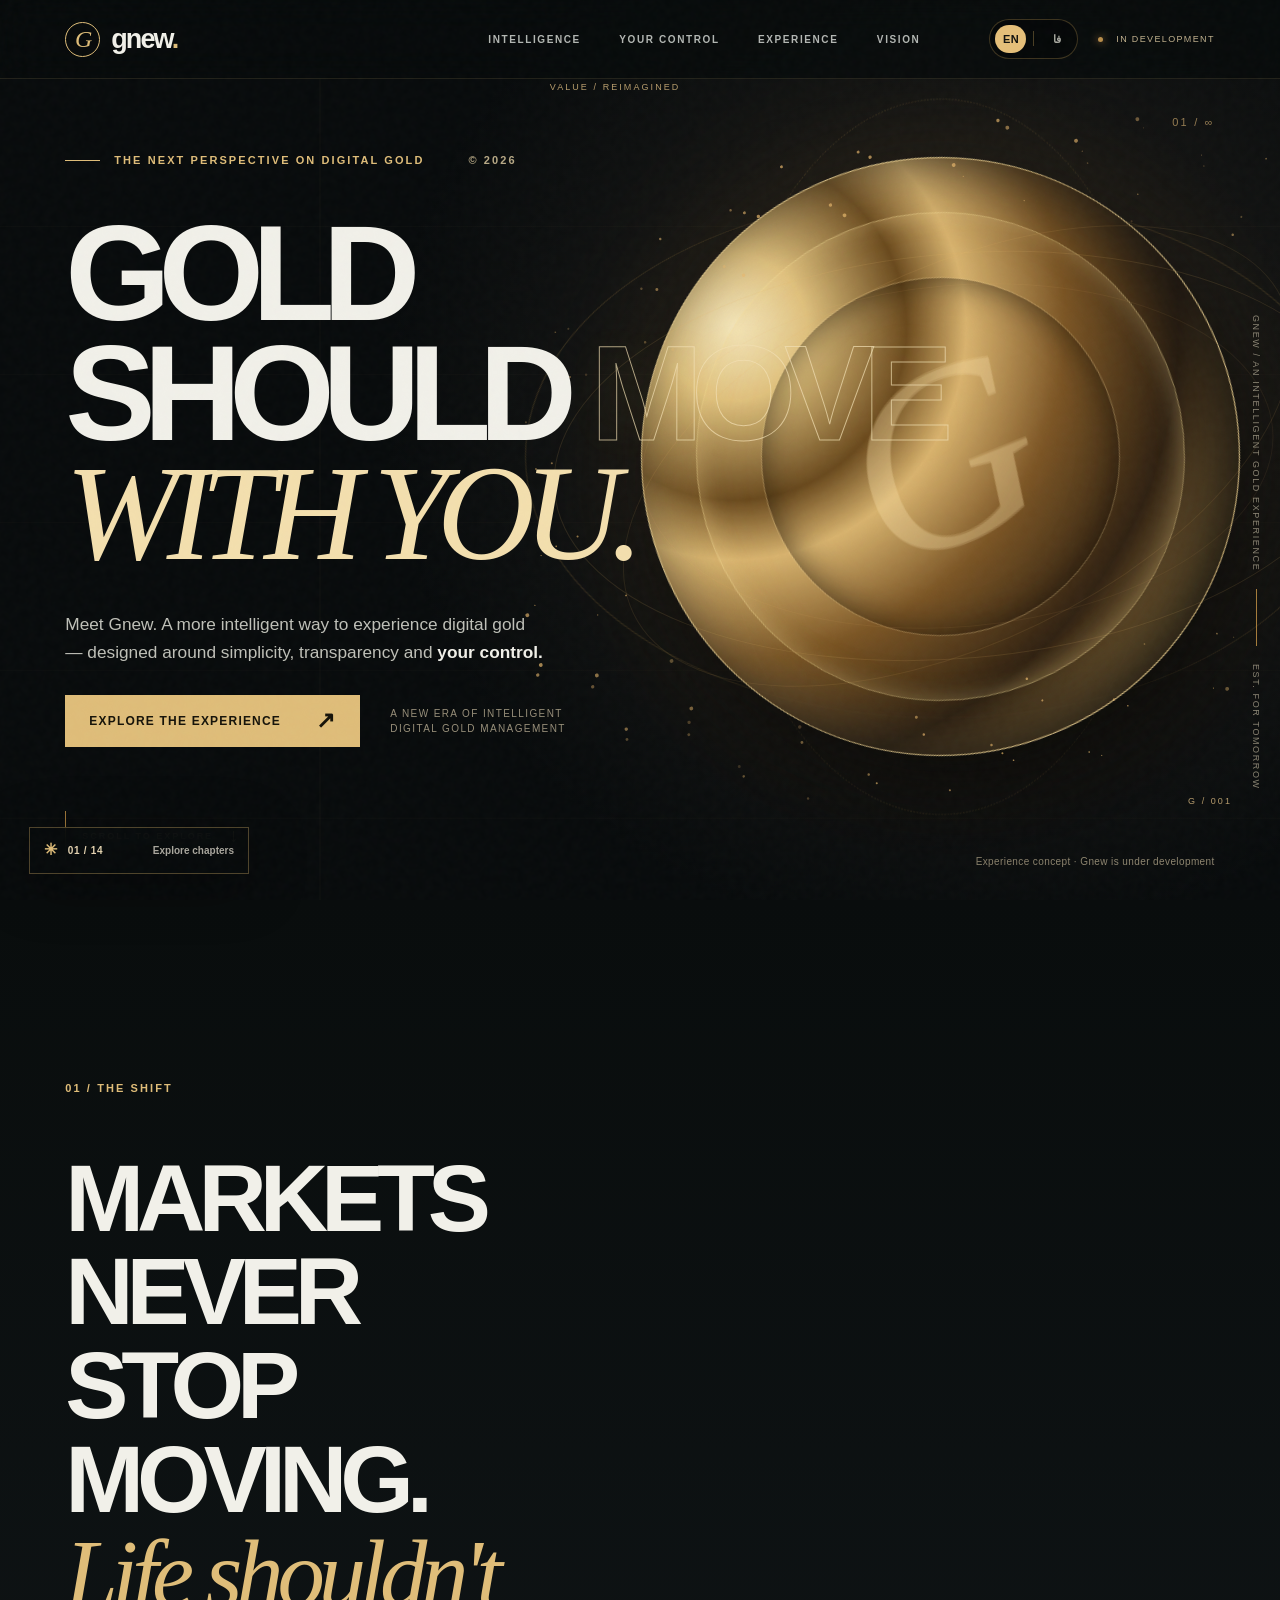
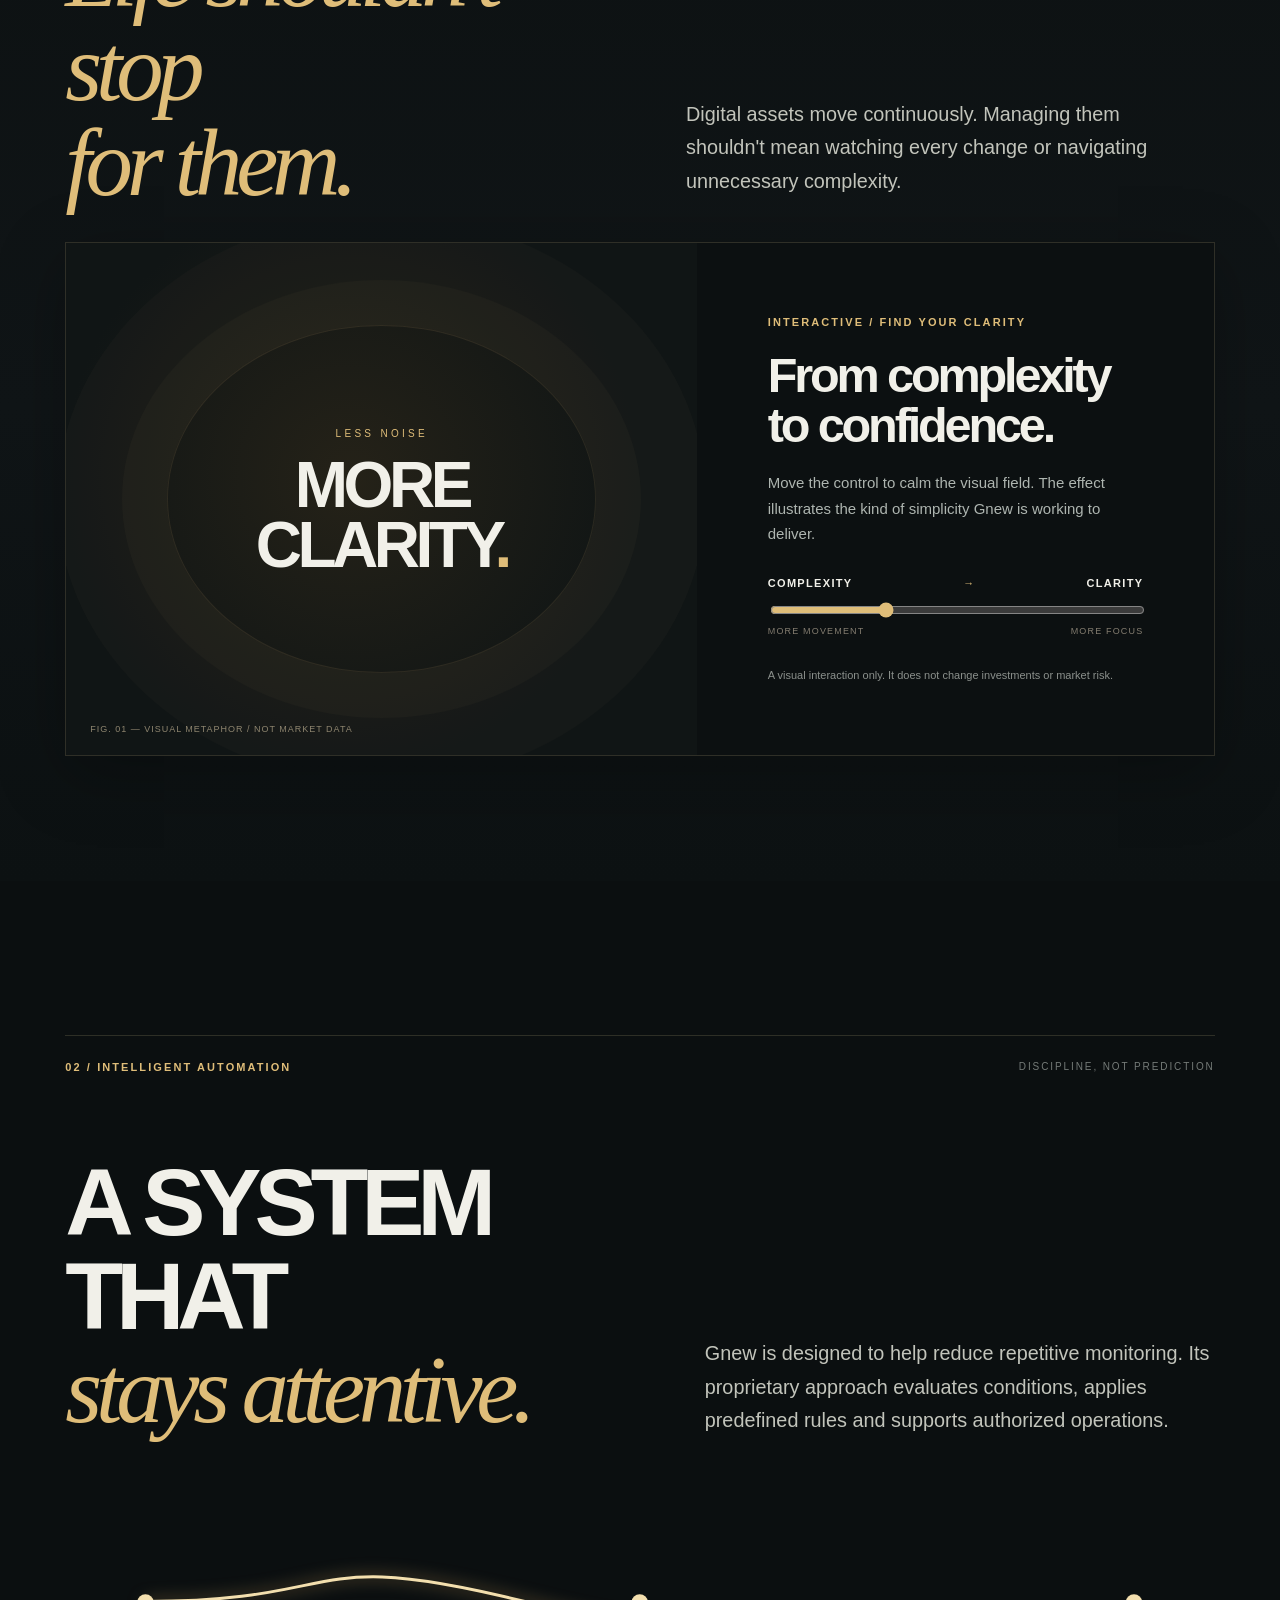
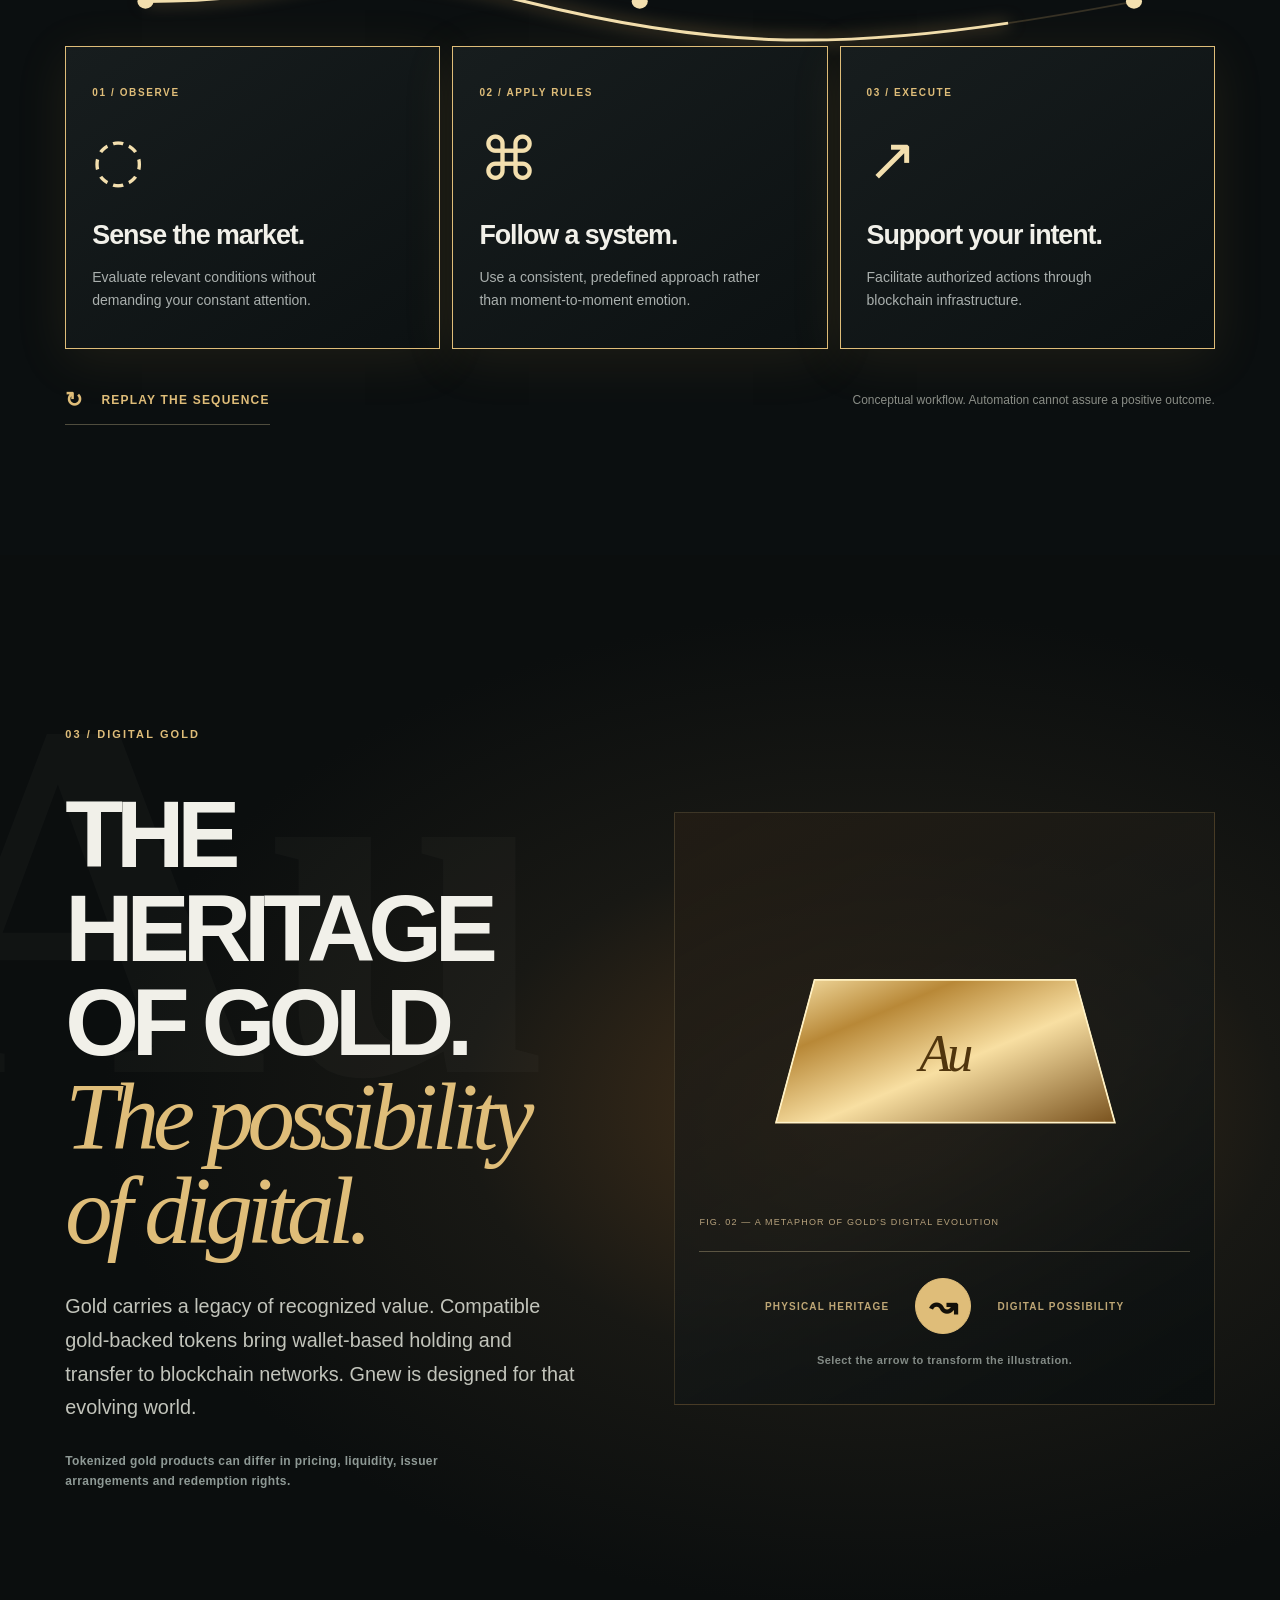
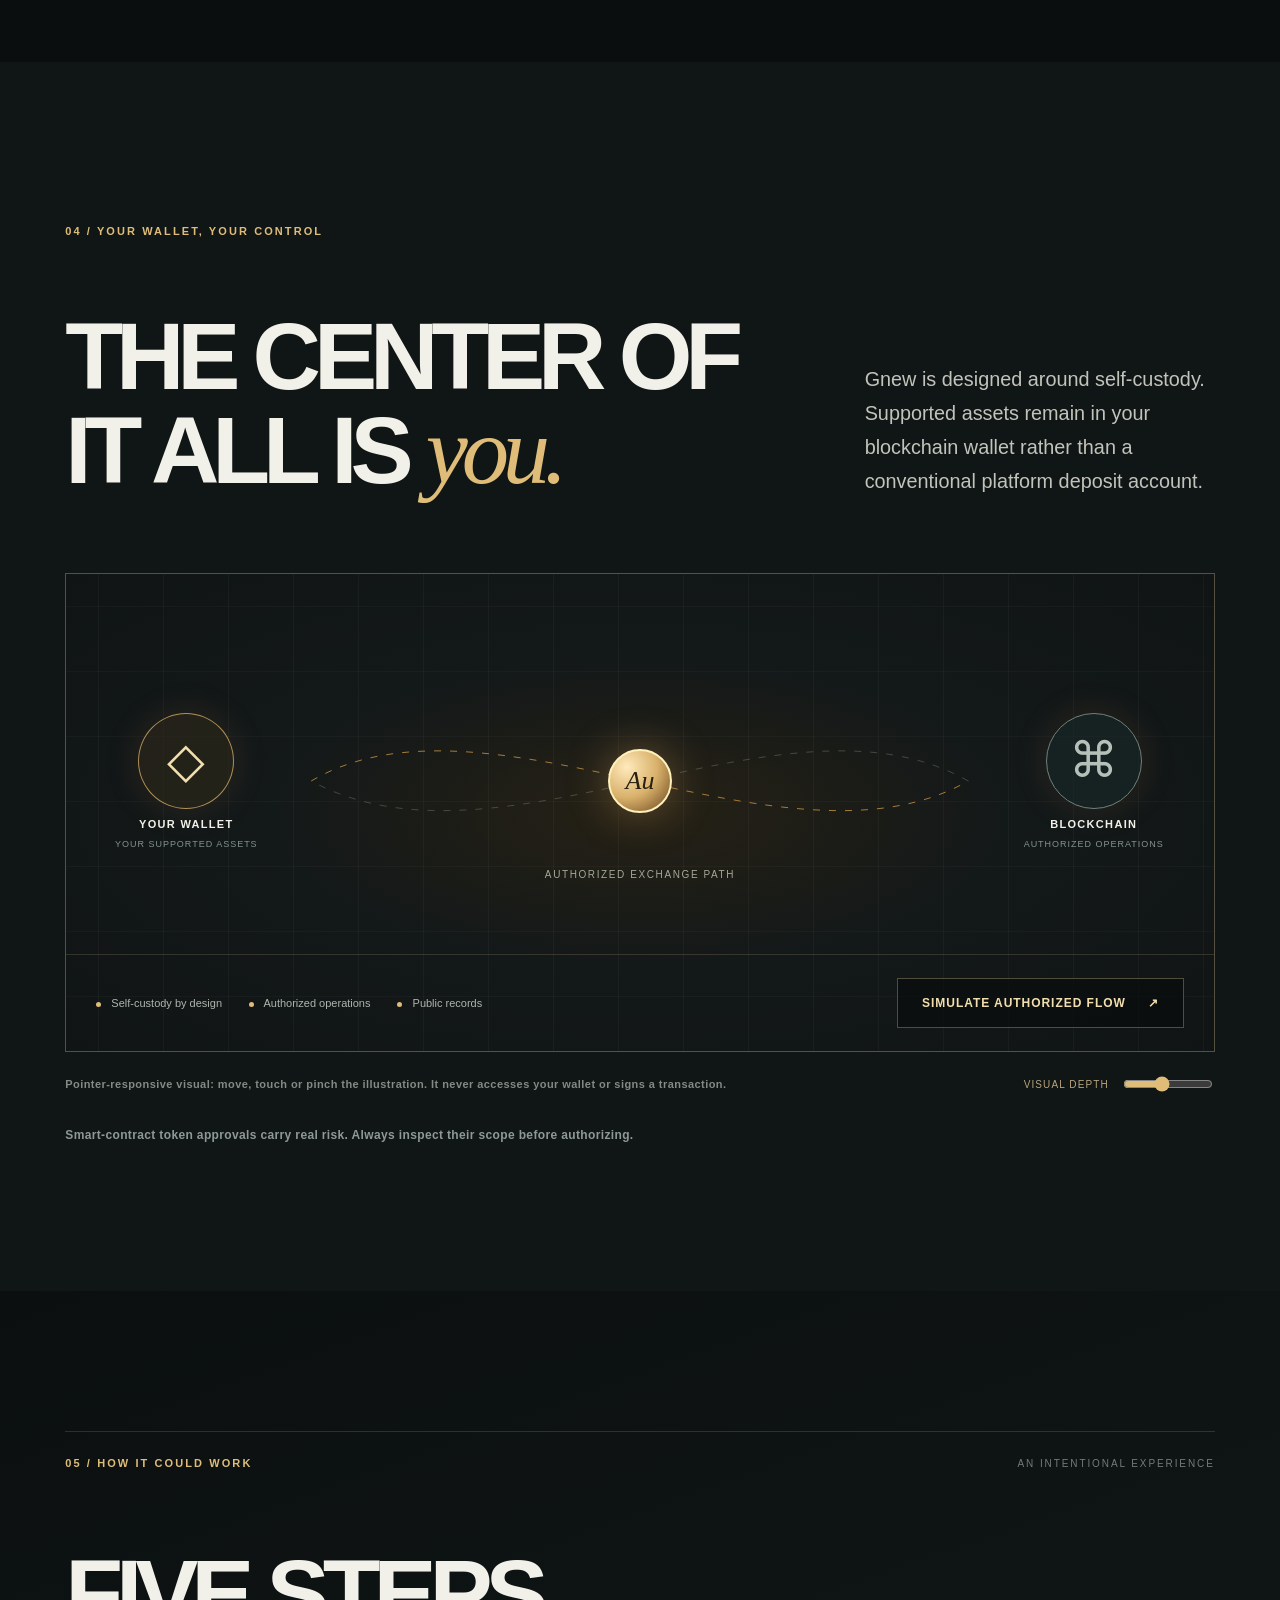
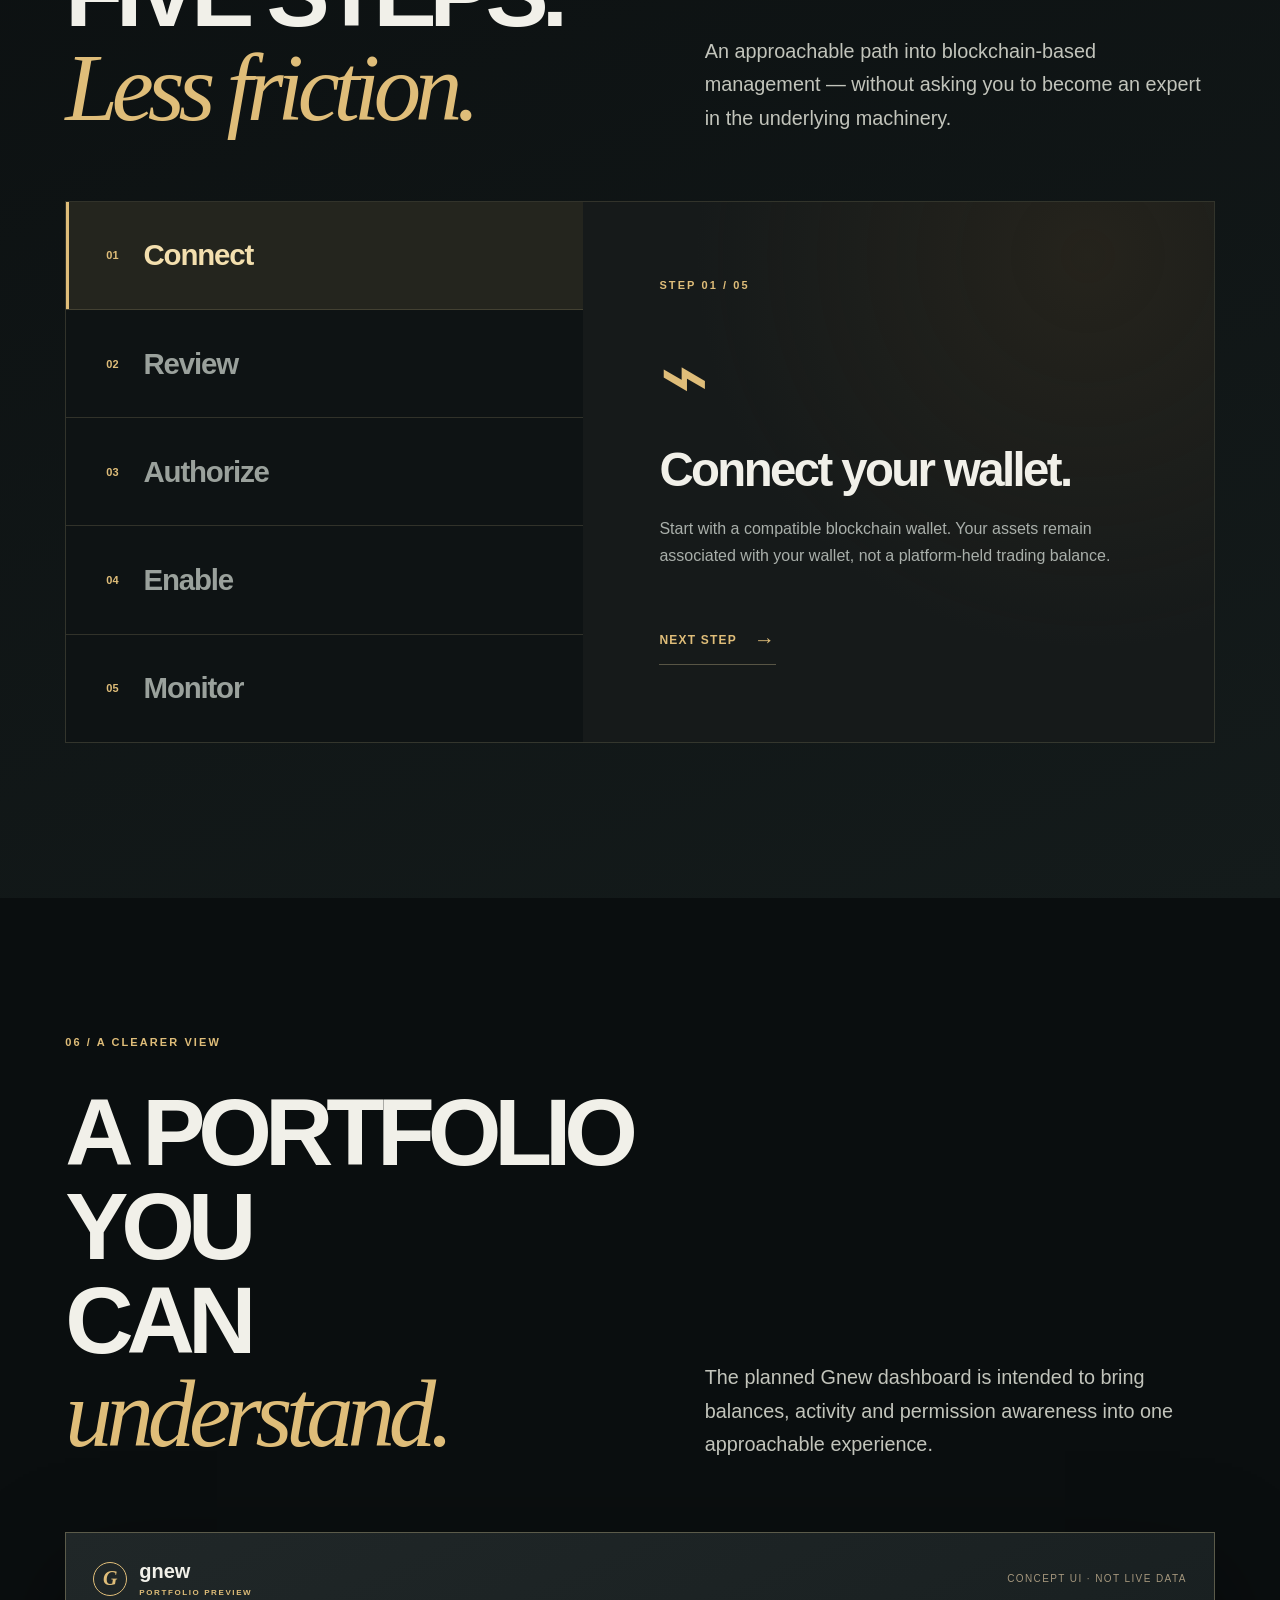
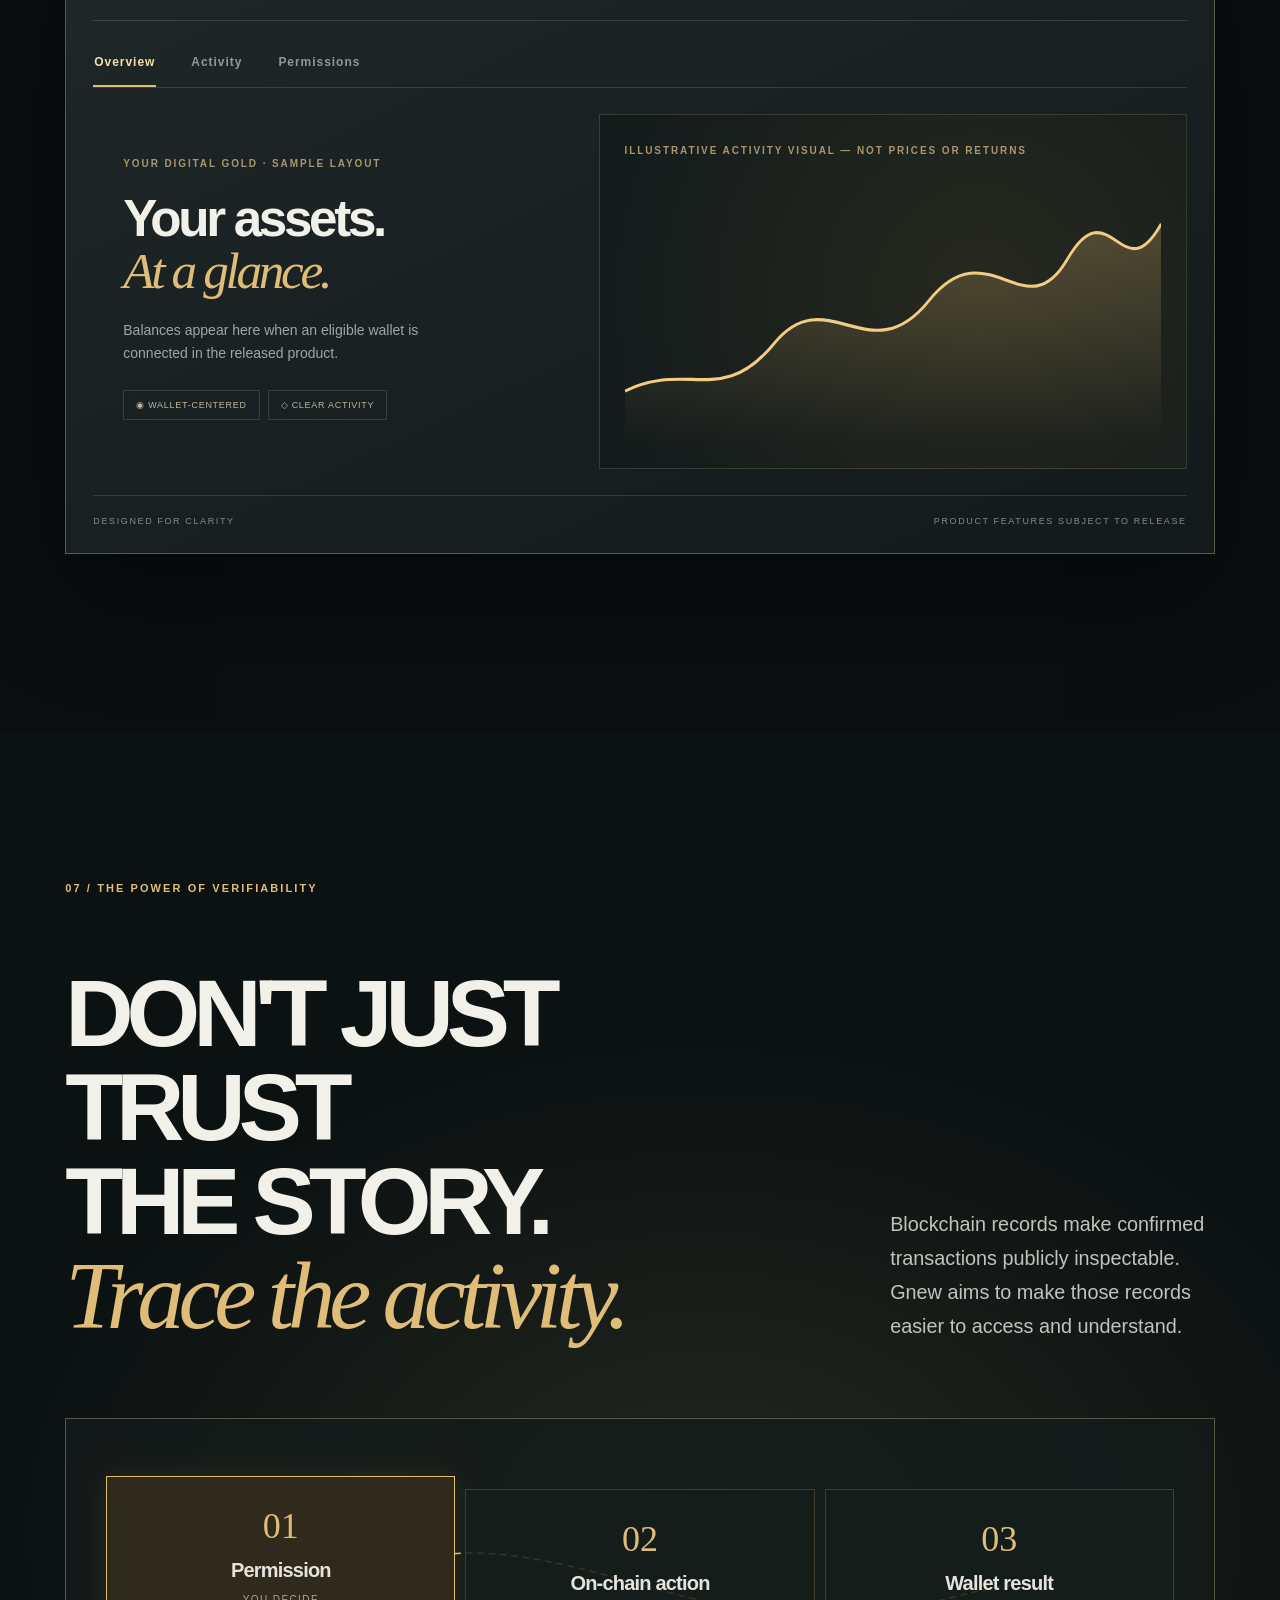
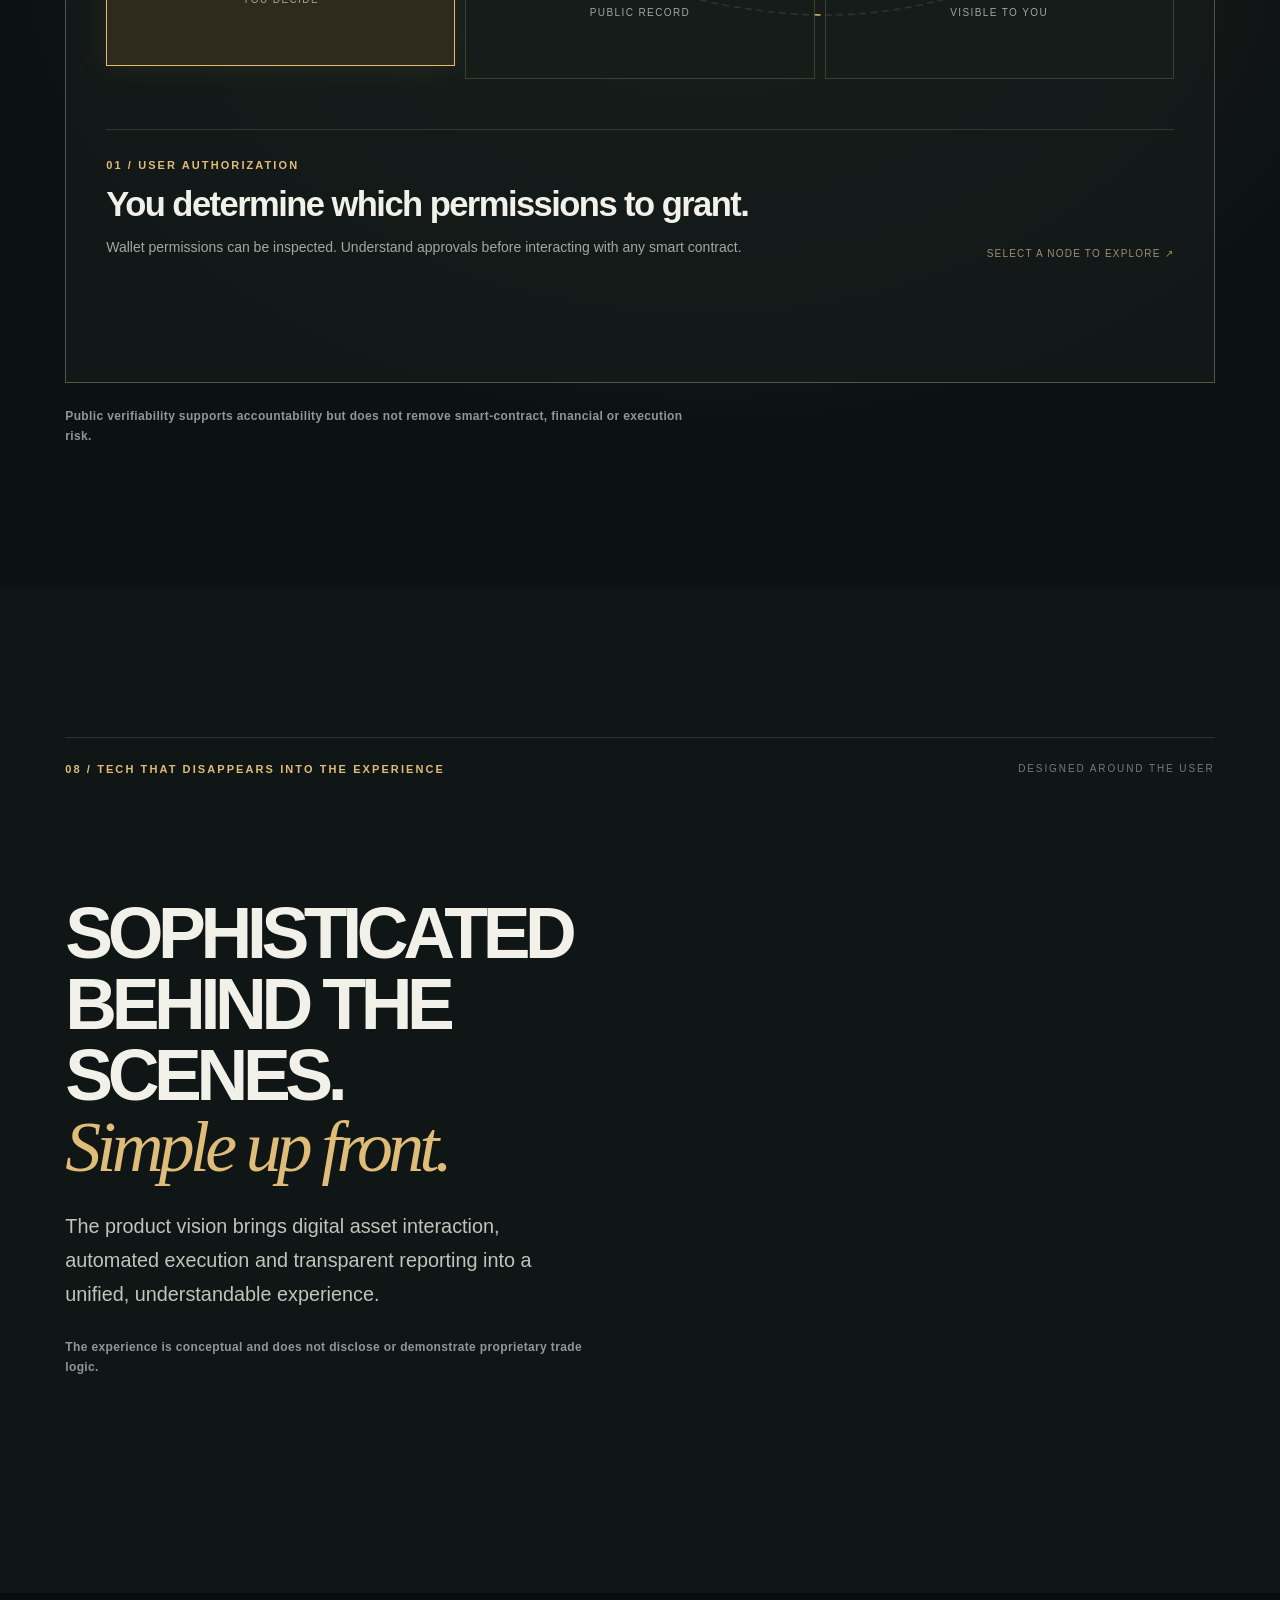
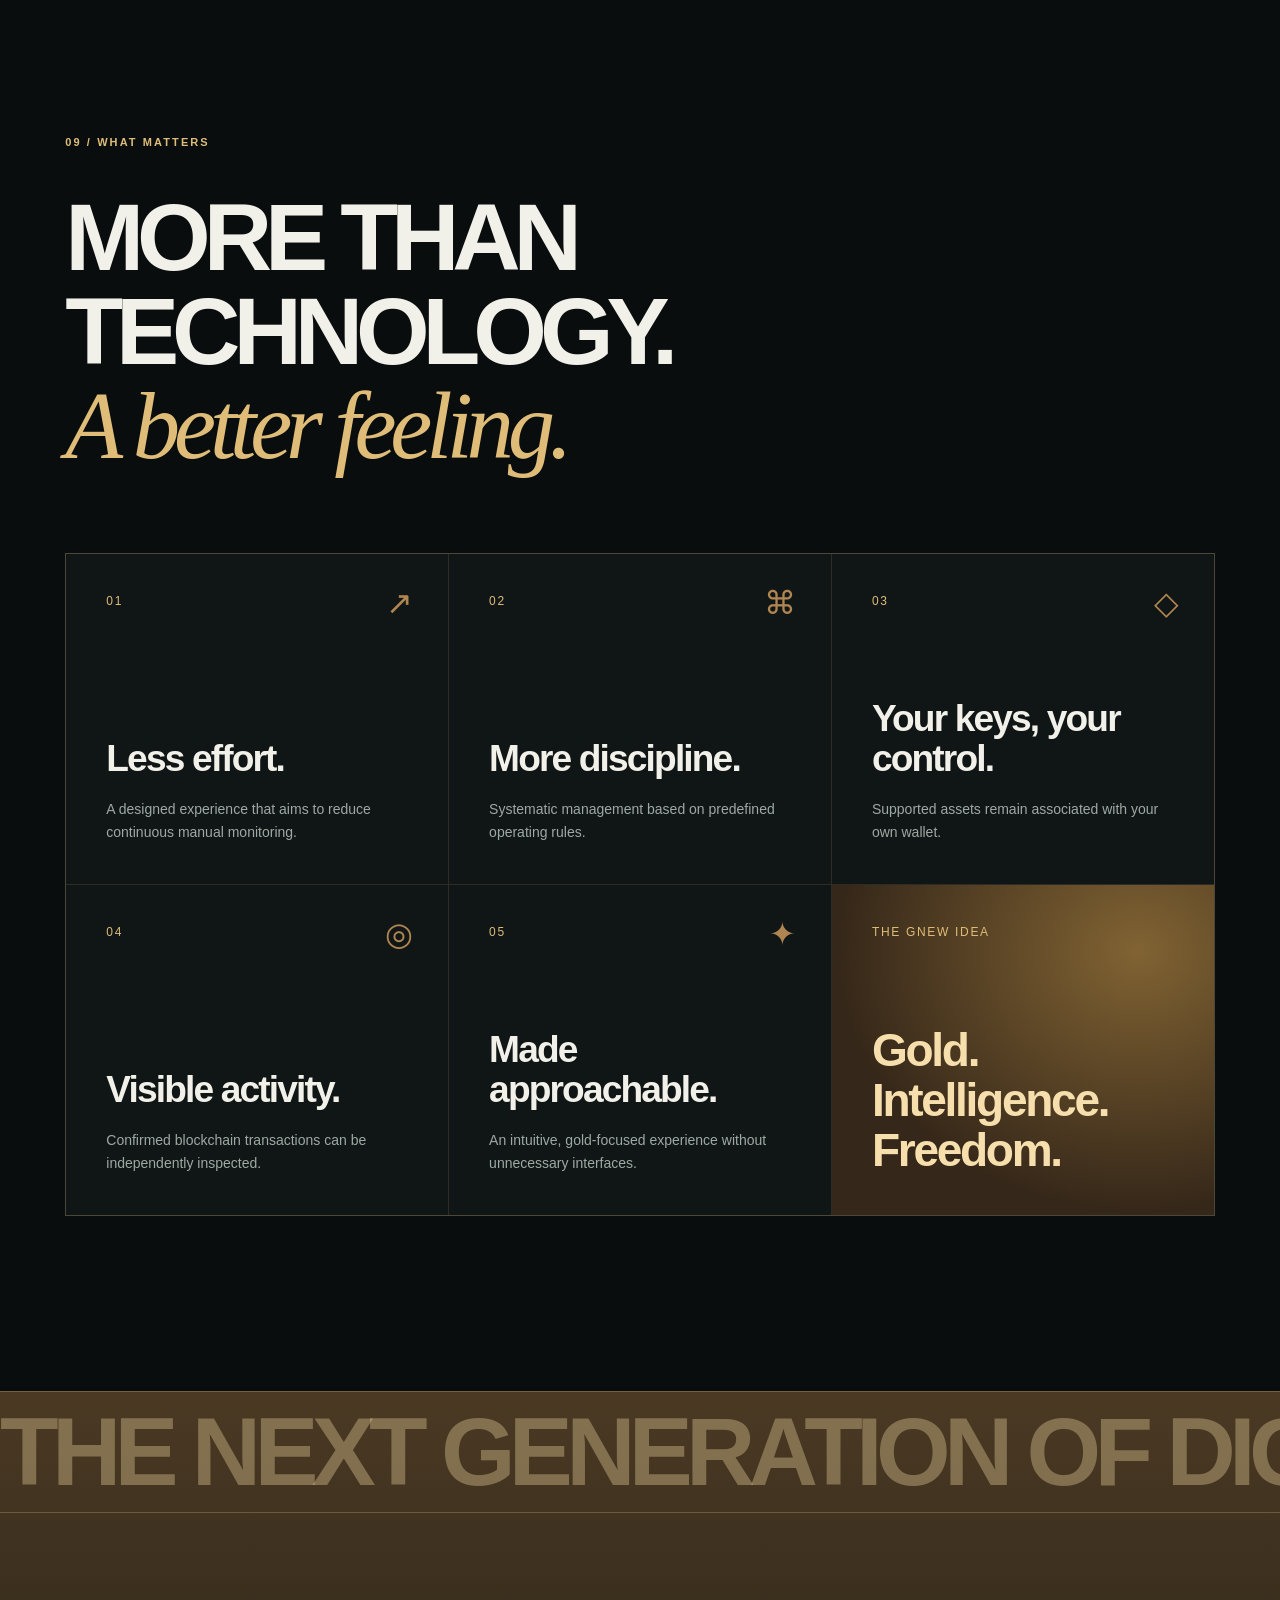
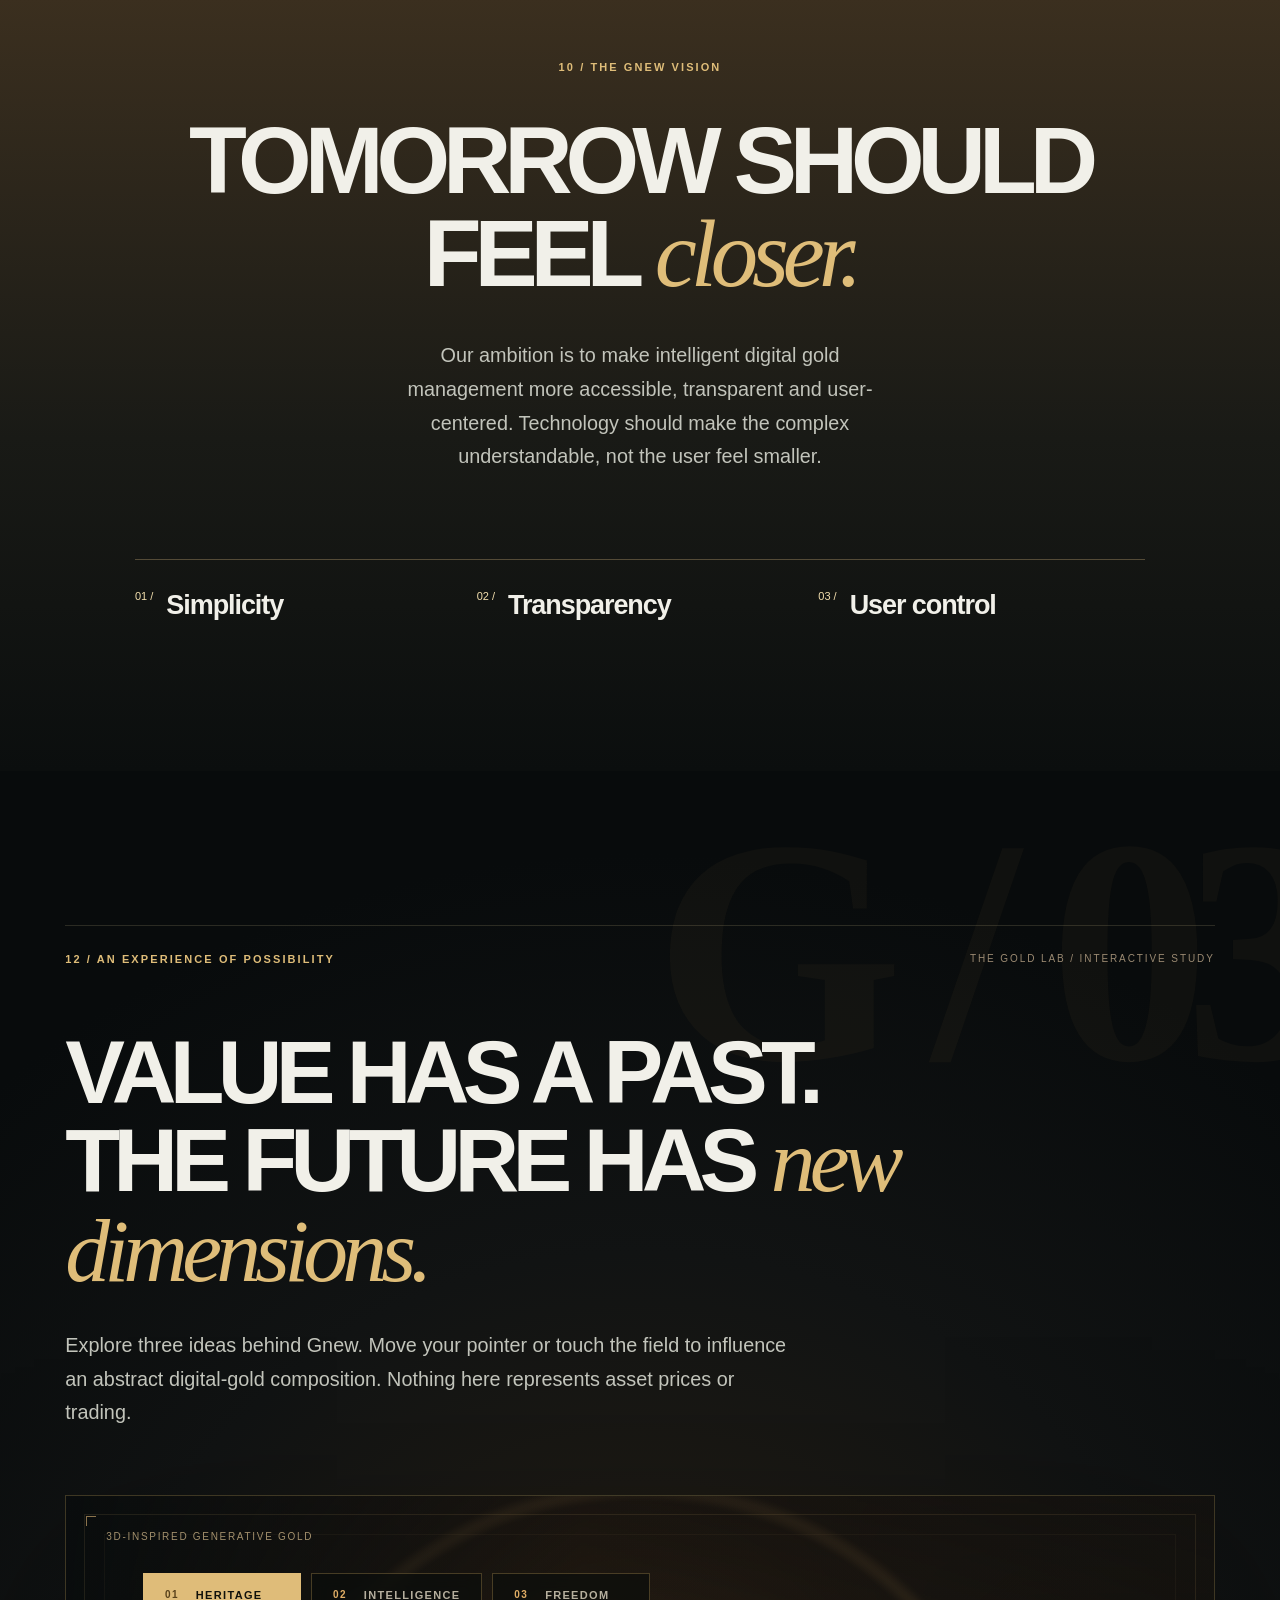
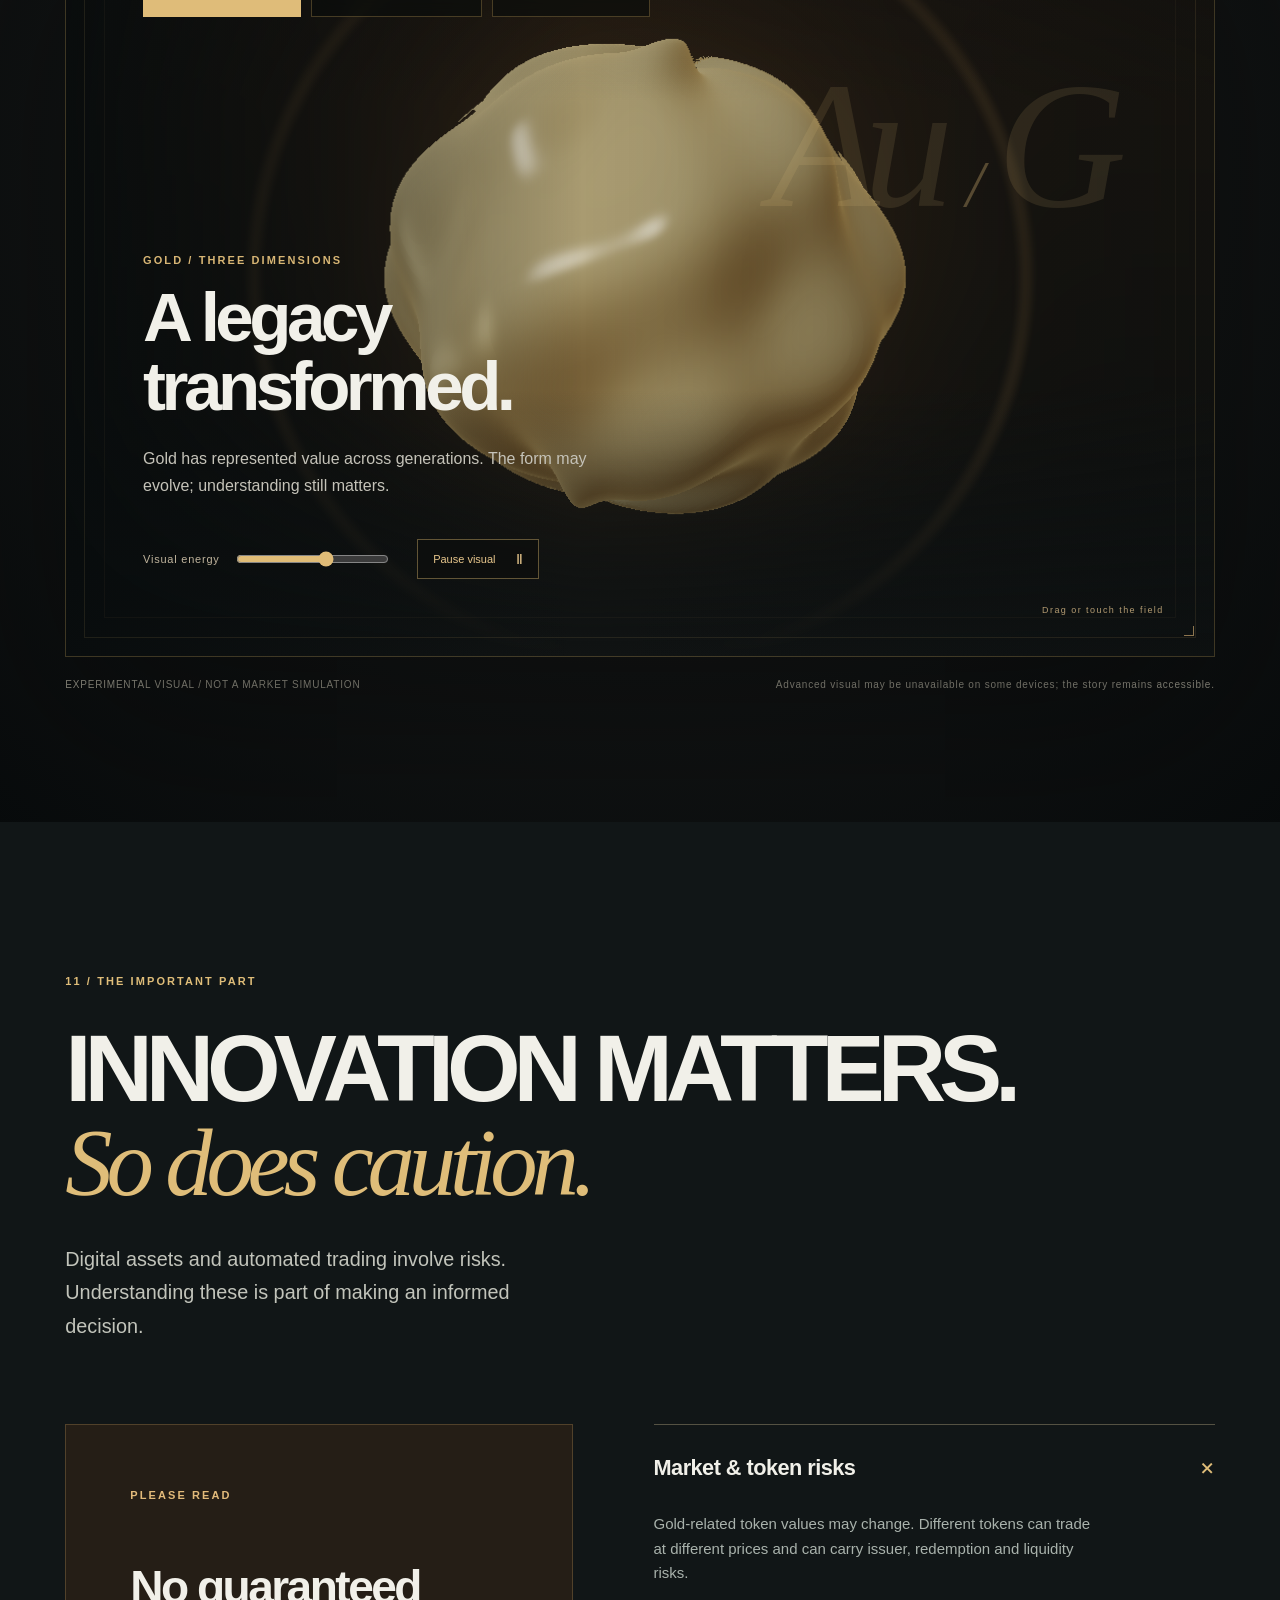
<file: Gnew_Next_Standalone.html>
<!doctype html>
<html lang="en" dir="ltr">
<head>
  <meta charset="utf-8">
  <meta name="viewport" content="width=device-width, initial-scale=1, viewport-fit=cover">
  <meta name="theme-color" content="#080b0c">
  <meta name="description" content="Experience Gnew: an intelligent, wallet-centered approach to digital gold management. Explore automation, transparency, and self-custody in an interactive journey.">
  <meta name="robots" content="index, follow">
  <meta property="og:title" content="Gnew — Gold should move with you.">
  <meta property="og:description" content="An interactive introduction to intelligent digital gold management. Under development; no returns guaranteed.">
  <title>Gnew — Gold. Intelligence. Freedom.</title>
  <script>/* Apply persisted reading direction before paint; readable English remains when JS is off. */
    try { const q = new URLSearchParams(location.search).get('lang'); const v = (q === 'en' || q === 'fa') ? q : localStorage.getItem('gnew-lang'); if(v === 'fa') { document.documentElement.lang='fa'; document.documentElement.dir='rtl'; } } catch { /* private mode */ }
  </script>
  
<style>
:root{color-scheme:dark;--ink:#080b0c;--ink2:#101517;--ink3:#161b1c;--line:rgba(228,209,158,.16);--line2:rgba(228,209,158,.32);--gold:#dfbd79;--gold2:#f3dfae;--gold3:#a57c3b;--white:#f1f0e9;--muted:#9a9e9d;--font:Arial,Helvetica,sans-serif;--serif:Georgia,"Times New Roman",serif;--max:1440px;--gutter:clamp(23px,5.1vw,92px)}
*,*::before,*::after{box-sizing:border-box}html{scroll-behavior:smooth;scroll-padding-top:75px}body{margin:0;background:var(--ink);color:var(--white);font-family:var(--font);-webkit-font-smoothing:antialiased;overflow-x:hidden}body.menu-open{overflow:hidden}::selection{background:var(--gold);color:#070a0b}a{color:inherit;text-decoration:none}button,input{font:inherit}button{cursor:pointer}button:disabled{cursor:not-allowed;opacity:.55}svg{display:block}p,h1,h2,h3{margin:0}p{line-height:1.65}button:focus-visible,a:focus-visible,input:focus-visible,summary:focus-visible{outline:2px solid var(--gold2);outline-offset:5px}.container{width:min(calc(100% - 2*var(--gutter)),var(--max));margin:0 auto}.section{position:relative;isolation:isolate}.eyebrow,.micro-label,.fine-note,.micro-note{letter-spacing:.19em;font-size:11px;font-weight:650}.eyebrow{display:flex;gap:14px;align-items:center;color:var(--gold);text-transform:uppercase}.eyebrow__line{display:inline-block;width:35px;height:1px;background:var(--gold)}.display-heading{font-size:clamp(3.15rem,7.4vw,8rem);line-height:.99;letter-spacing:-.075em;text-transform:uppercase;font-weight:600}.display-heading em{font-family:var(--serif);text-transform:none;font-weight:400;letter-spacing:-.065em;color:var(--gold);font-style:italic}.section-lead{font-size:clamp(16px,1.55vw,22px);color:#c2c4bb;max-width:510px;line-height:1.7}.fine-note{color:#8e9995;letter-spacing:.03em;font-size:12px;line-height:1.65;max-width:630px}.micro-note{color:#838b86;letter-spacing:.04em;text-transform:none;line-height:1.65}.sr-only{position:absolute;width:1px;height:1px;padding:0;margin:-1px;clip:rect(0,0,0,0);overflow:hidden;white-space:nowrap;border:0}.skip-link{position:absolute;z-index:500;top:-100px;left:20px;background:var(--gold);color:#111;padding:15px}.skip-link:focus{top:15px}.site-noise{position:fixed;inset:0;pointer-events:none;z-index:200;opacity:.12;background-image:url("data:image/svg+xml,%3Csvg viewBox='0 0 150 150' xmlns='http://www.w3.org/2000/svg'%3E%3Cfilter id='n'%3E%3CfeTurbulence type='fractalNoise' baseFrequency='.77' numOctaves='2' stitchTiles='stitch'/%3E%3C/filter%3E%3Crect width='100%25' height='100%25' opacity='.2' filter='url(%23n)'/%3E%3C/svg%3E")}.noscript-message{background:#16130d;color:var(--gold);position:fixed;bottom:10px;left:10px;right:10px;z-index:400;padding:15px}.primary-link{background:var(--gold);color:#161309;display:inline-flex;align-items:center;justify-content:space-between;gap:35px;font-size:12px;letter-spacing:.1em;text-transform:uppercase;font-weight:800;padding:19px 24px;min-width:225px;transition:background .3s,transform .3s}.primary-link:hover{background:var(--gold2);transform:translateY(-3px)}.primary-link span{font-size:23px;line-height:.6}.text-button{background:none;border:0;border-bottom:1px solid var(--line2);padding:12px 0;color:var(--gold);text-transform:uppercase;font-weight:650;font-size:12px;letter-spacing:.1em;display:inline-flex;gap:17px;align-items:center}.text-button span{font-size:21px}.text-button:hover{color:var(--gold2)}.outline-button{border:1px solid var(--line2);background:rgba(8,11,12,.65);color:var(--gold2);padding:17px 24px;letter-spacing:.08em;text-transform:uppercase;font-size:12px;font-weight:700;display:inline-flex;justify-content:space-between;align-items:center;gap:22px}.outline-button:hover{background:rgba(223,189,121,.11)}@media(max-width:700px){.display-heading{font-size:clamp(2.9rem,12.8vw,5.2rem)}.section-lead{font-size:16px}.eyebrow{font-size:10px}}

/* Navigation and global reading system */
.nav{height:79px;padding:0 var(--gutter);position:fixed;inset:0 0 auto;z-index:110;display:flex;align-items:center;justify-content:space-between;border-bottom:1px solid rgba(226,198,128,.12);background:rgba(7,11,12,.74);backdrop-filter:blur(16px);-webkit-backdrop-filter:blur(16px)}
.wordmark{display:flex;align-items:center;gap:11px;font-size:27px;font-weight:750;letter-spacing:-.07em}.wordmark__sigil{height:35px;width:35px;display:grid;place-items:center;border:1px solid var(--gold);color:var(--gold);font-family:var(--serif);font-style:italic;font-size:24px;border-radius:50%;font-weight:400}.gold-dot,.footer__brand span{color:var(--gold)}.nav__links{display:flex;gap:clamp(18px,3vw,52px);margin-left:auto;margin-right:5.4vw}.nav__links a{font-size:10px;font-weight:750;letter-spacing:.16em;text-transform:uppercase;color:#b3b7b3;position:relative}.nav__links a:hover,.nav__links a.is-active{color:var(--gold2)}.nav__links a:after{content:"";position:absolute;height:1px;background:var(--gold);bottom:-12px;left:0;right:100%;transition:right .3s}.nav__links a:hover:after,.nav__links a.is-active:after{right:0}.nav__right{display:flex;align-items:center;gap:20px}.status-pill{font-size:9px;letter-spacing:.15em;color:#c1b18e;white-space:nowrap}.status-pill__point{display:inline-block;width:5px;height:5px;border-radius:50%;background:#b98e4a;margin-right:9px;box-shadow:0 0 8px #b98e4a}.nav__menu{height:44px;width:44px;background:transparent;border:1px solid var(--line2);display:none;align-items:center;justify-content:center;flex-direction:column;gap:6px}.nav__menu span{height:1px;width:19px;background:var(--gold2)}.mobile-menu{position:fixed;inset:79px 0 0;background:#0d1111;z-index:109;overflow:auto;padding:28px var(--gutter) 50px;flex-direction:column;gap:0}.mobile-menu:not([hidden]){display:flex}.mobile-menu a{display:block;padding:16px 0;border-bottom:1px solid var(--line);font-size:clamp(25px,5vw,39px);letter-spacing:-.035em}.reading-progress{position:fixed;top:78px;inset-inline:0;height:2px;z-index:112;pointer-events:none}.reading-progress span{display:block;width:0;height:100%;background:var(--gold);box-shadow:0 0 16px rgba(231,190,111,.7)}.side-label{position:fixed;right:19px;top:35%;z-index:50;display:flex;align-items:center;gap:18px;writing-mode:vertical-rl;font-size:9px;letter-spacing:.18em;color:#8a8473;pointer-events:none}.side-label i{height:57px;width:1px;background:var(--gold3)}
/* Hero: a continuously unfolding editorial cover, never a slide. */
.hero{min-height:880px;height:min(950px,100svh);padding-top:79px;display:flex;align-items:center;background:radial-gradient(ellipse 60% 80% at 75% 45%,#3b2815 0%,#171715 28%,#080b0c 75%);overflow:hidden}.hero__grid{position:absolute;inset:78px 0 0;background-image:linear-gradient(90deg,transparent calc(25% - 1px),rgba(214,181,121,.08) 25%,transparent calc(25% + 1px)),linear-gradient(180deg,rgba(214,181,121,.045) 1px,transparent 1px);background-size:100% 100%,100% 18%;opacity:.55}.hero__backnum{position:absolute;top:116px;right:var(--gutter);font-size:11px;letter-spacing:.2em;color:#947c51}.hero__content{position:relative;z-index:4;padding-bottom:9vh;pointer-events:none}.hero__content a{pointer-events:auto}.hero__eyebrow{margin-bottom:clamp(29px,5vh,65px)}.hero__eyebrow>span:last-child{color:#b8a986;margin-left:30px}.hero__title{font-size:clamp(4.5rem,10.6vw,11.6rem);line-height:.88;letter-spacing:-.09em;white-space:nowrap;font-weight:650;max-width:1180px;position:relative}.hero__title span{color:transparent;-webkit-text-stroke:1px rgba(242,223,179,.7);text-shadow:0 0 40px rgba(255,221,129,.04)}.hero__title em{font-family:var(--serif);font-weight:400;font-style:italic;text-transform:none;color:var(--gold2);letter-spacing:-.085em}.hero__description{margin-top:clamp(24px,4vh,45px);max-width:480px;color:#bfc0b8;font-size:clamp(15px,1.35vw,19px);line-height:1.65}.hero__description strong{color:var(--white);font-weight:550}.hero__actions{display:flex;align-items:center;gap:30px;margin-top:28px}.hero__edition{width:205px;font-size:10px;line-height:1.5;letter-spacing:.14em;color:#978e79}.hero__art{position:absolute;width:min(65vw,920px);aspect-ratio:1;right:-6vw;top:calc(50% - min(32vw,460px));z-index:2;pointer-events:none;transform-style:preserve-3d}.hero__disk{position:absolute;inset:14%;border-radius:50%;transform:rotate(-22deg);background:radial-gradient(circle at 26% 17%,#fff2c6 0%,#e9c982 11%,#6d4b1c 26%,#e2bb72 35%,#7e5623 50%,#322211 67%,#c0954d 82%,#2c2114 100%);border:1px solid #e4cb8e;box-shadow:inset -25px -20px 70px #100e0b, inset 30px 13px 70px #f6d9973b,0 40px 100px #000b,0 0 130px #bd85422a;opacity:.95}.hero__disk:after{content:"";position:absolute;inset:9%;border-radius:50%;border:1px solid rgba(255,230,158,.48);box-shadow:inset 0 0 25px rgba(249,217,147,.37)}.hero__disk-core{position:absolute;inset:20%;display:grid;place-items:center;border-radius:50%;border:1px solid rgba(255,224,159,.32);box-shadow:inset 0 0 35px rgba(20,12,3,.65)}.hero__disk-core span{font-family:var(--serif);font-style:italic;font-size:clamp(8rem,20vw,20rem);line-height:1;color:rgba(255,228,163,.18);text-shadow:0 2px 1px rgba(255,229,173,.26)}.hero__halo{position:absolute;inset:0;border-radius:50%;border:1px solid rgba(213,166,81,.23)}.hero__halo--one{transform:scaleY(.63) rotate(25deg)}.hero__halo--two{inset:7%;transform:scaleX(.62) rotate(-38deg);border-style:dashed;opacity:.7}.hero__art-label{position:absolute;font-size:9px;letter-spacing:.23em;color:#b79c6c}.hero__art-label--a{top:5%;left:3%}.hero__art-label--b{bottom:8%;right:15%}.scene-canvas{position:absolute;inset:0;width:100%;height:100%;pointer-events:none}.scroll-cue{position:absolute;z-index:6;left:var(--gutter);bottom:40px;color:#a99b7b;font-size:9px;font-weight:750;letter-spacing:.22em;display:flex;align-items:center;gap:16px}.scroll-cue__line{height:49px;width:1px;background:var(--gold3);transform-origin:top;animation:cue-pulse 2s ease-in-out infinite}.scroll-cue span:last-child{color:var(--gold);font-size:19px}.hero__disclaimer{position:absolute;bottom:30px;right:var(--gutter);color:#8f8670;font-size:10px;letter-spacing:.04em}
/* Changing noise visual */
.shift{padding:clamp(112px,14vw,210px) 0 125px;background:linear-gradient(180deg,#090d0d,#101517 70%,#0c1112)}.shift__intro{display:grid;grid-template-columns:1fr 1fr;gap:8%;align-items:end;margin-bottom:85px}.shift__intro .eyebrow{grid-column:1/-1}.shift__intro .section-lead{margin-bottom:12px}.shift__experience{border:1px solid var(--line);display:grid;grid-template-columns:1.1fr .9fr;min-height:460px;background:#0c1011;box-shadow:0 18px 65px #0004}.shift__visual{min-height:440px;position:relative;overflow:hidden;background:radial-gradient(circle at 45% 46%,#252218,#101515 65%)}.shift__visual:before{content:"";position:absolute;inset:16%;border:1px solid #cba96e20;border-radius:50%;box-shadow:0 0 0 45px #cba96e09,0 0 0 110px #cba96e06}.shift__visual-center{position:absolute;top:50%;left:50%;transform:translate(-50%,-50%);width:max-content;text-align:center;pointer-events:none}.shift__visual-center>span{color:var(--gold);font-size:10px;letter-spacing:.33em}.shift__visual-center strong{display:block;margin-top:14px;font-size:clamp(3rem,5vw,6.2rem);line-height:.94;letter-spacing:-.07em}.shift__visual-center strong span{color:var(--gold)}.shift__visual-coord{position:absolute;left:24px;bottom:21px;font-size:9px;letter-spacing:.11em;color:#8e856f}.shift__control{padding:clamp(30px,5.5vw,80px);display:flex;flex-direction:column;justify-content:space-between;gap:30px}.shift__control .micro-label{color:var(--gold)}.shift__control h3{font-size:clamp(2.3rem,3.8vw,4.2rem);line-height:1.02;letter-spacing:-.065em;margin:20px 0}.shift__control p:not(.micro-label){color:#aeb5b0;font-size:15px;line-height:1.7;max-width:360px}.shift__control label{font-size:11px;text-transform:uppercase;letter-spacing:.12em;font-weight:700;display:flex;justify-content:space-between}.shift__control label span{color:var(--gold)}.shift__control input,.custody__foot input{width:100%;accent-color:var(--gold);cursor:ew-resize}.shift__control input{margin-top:-17px}.shift__control .assistive{font-size:11px!important;color:#8b908c!important}.range-extremes{display:flex;justify-content:space-between;margin-top:-24px;color:#857e71;letter-spacing:.13em;font-size:9px}
/* Sequenced illustration */
.intelligence{padding:clamp(115px,12vw,185px) 0 130px;background:#0b0f10}.section-topline{display:flex;align-items:center;justify-content:space-between;border-top:1px solid var(--line);padding-top:22px}.section-topline>span{color:#757b78;font-size:10px;letter-spacing:.19em}.intelligence__headline{display:flex;justify-content:space-between;align-items:flex-end;margin-top:80px;gap:5vw}.intelligence__machine{margin-top:75px;position:relative;padding-top:140px}.machine__track{position:absolute;top:0;left:0;width:100%;height:175px;overflow:visible}.machine__track path{fill:none;stroke-width:1.8;vector-effect:non-scaling-stroke}.machine__track-base{stroke:#c4a46b3a}.machine__track-draw{stroke:var(--gold2);stroke-width:3!important;filter:drop-shadow(0 0 8px #e6b668b0)}.machine__track circle{fill:var(--gold2)}.machine__steps{display:grid;grid-template-columns:repeat(3,1fr);gap:12px}.machine-step{padding:35px 26px 36px;border:1px solid var(--line);min-height:286px;background:linear-gradient(145deg,#171d1e,#0c1112);transition:border-color .3s,transform .4s,box-shadow .4s}.machine-step.is-running{border-color:var(--gold);transform:translateY(-7px);box-shadow:0 10px 50px #bc94401c}.machine-step__number{color:var(--gold);font-size:10px;letter-spacing:.16em;font-weight:700}.machine-step__glyph{font-size:60px;color:var(--gold2);font-weight:200;line-height:1.2;margin:24px 0}.machine-step h3{font-size:clamp(21px,2.1vw,31px);letter-spacing:-.04em;margin-bottom:15px}.machine-step p{color:#aab0ae;font-size:14px;max-width:290px;line-height:1.65}.machine__footer{display:flex;justify-content:space-between;align-items:center;gap:20px;padding-top:20px}.machine__footer p{color:#8a8e87;font-size:12px}
/* Morphing illustration */
.gold-section{background:radial-gradient(ellipse 60% 45% at 68% 50%,#48331b 0%,#181814 53%,#0b0e0e 100%);overflow:hidden;padding:170px 0}.gold-section__ambient{position:absolute;top:8%;left:-8%;font-size:40vw;font-family:var(--serif);font-weight:bold;opacity:.025;line-height:1;pointer-events:none}.gold-section__layout{display:grid;grid-template-columns:1fr 1fr;gap:6%;align-items:center}.gold-section__copy .display-heading{margin:45px 0 31px}.gold-section__copy .fine-note{margin-top:27px;max-width:450px}.gold-section__transform{border:1px solid #c5a0603d;padding:18px 24px 35px;background:linear-gradient(150deg,#241d14d0,#151817ba 55%,#0b0f0f)}.gold-section__svgwrap{position:relative}.gold-section__svgwrap svg{width:100%;max-height:500px}.gold-section__shine{animation:shine-sweep 4.5s linear infinite}#gold-mark{fill:#50350d;font-family:var(--serif);font-size:60px;letter-spacing:-.08em;font-style:italic}.gold-section__fig{position:absolute;bottom:24px;left:0;color:#b7a27d;font-size:9px;letter-spacing:.13em}.gold-section__switch{display:flex;justify-content:center;gap:26px;align-items:center;border-top:1px solid var(--line2);padding-top:26px;color:#bea675;font-size:10px;letter-spacing:.12em;font-weight:750}.round-button{height:56px;width:56px;flex-shrink:0;border-radius:50%;border:1px solid var(--gold);background:var(--gold);color:#131009;font-size:34px;transition:transform .3s}.round-button:hover{transform:rotate(30deg)}.gold-section__transform .micro-note{text-align:center;margin-top:17px}
/* Wallet flow */
.custody{padding:160px 0 145px;background:#101515}.custody__header{display:grid;grid-template-columns:1fr .48fr;gap:70px;align-items:end}.custody__header .eyebrow{grid-column:1/-1}.custody__interaction{border:1px solid var(--line2);position:relative;overflow:hidden;margin-top:75px;min-height:470px;background:radial-gradient(ellipse at center,#262115 0%,#131819 46%,#101414 100%)}.custody__interaction:before{content:"";position:absolute;inset:0;background:linear-gradient(90deg,transparent 49.9%,#ffffff09 50%,transparent 50.1%),linear-gradient(0deg,transparent 49.9%,#ffffff07 50%,transparent 50.1%);background-size:65px 65px;pointer-events:none}.custody__zone{display:flex;align-items:center;justify-content:center;position:relative;padding:87px 30px 54px;height:380px}.custody__node{min-width:180px;z-index:2;display:flex;flex-direction:column;align-items:center;gap:9px;text-align:center}.custody__node-icon{width:96px;height:96px;border:1px solid rgba(235,192,110,.7);border-radius:50%;background:#302a1b99;display:grid;place-items:center;font-size:49px;color:var(--gold2);box-shadow:0 0 36px #d09c5022}.custody__node--chain .custody__node-icon{border-color:#71827d;background:#1a292a90;color:#b4c0b8}.custody__node strong{font-size:11px;letter-spacing:.12em}.custody__node small{color:#85928c;font-size:9px;letter-spacing:.11em}.custody__bridge{position:relative;flex:1;min-width:0;height:220px;touch-action:pan-y}.custody__bridge svg{width:100%;height:100%}.custody__bridge svg path{fill:none;stroke:var(--gold3);stroke-width:1;stroke-dasharray:7 9;vector-effect:non-scaling-stroke}.custody__bridge svg .custody__return-path{stroke:#9cb1a34e}.custody__travel-token{position:absolute;top:50%;left:50%;width:64px;height:64px;margin:-32px;display:grid;place-items:center;border-radius:50%;font-family:var(--serif);font-style:italic;color:#2a2011;font-size:26px;background:radial-gradient(circle at 28% 27%,#ffeabc,#d8b06a 50%,#67421e);border:2px solid #fff1ba;box-shadow:0 0 43px #e8af645b;will-change:transform}.custody__bridge-caption{position:absolute;top:90%;width:100%;text-align:center;color:#a4a898;font-size:10px;letter-spacing:.16em}.custody__interaction-bottom{position:relative;display:flex;align-items:center;justify-content:space-between;gap:12px;padding:23px 30px;border-top:1px solid var(--line)}.custody__facts{display:flex;gap:27px;flex-wrap:wrap}.custody__facts span{color:#aeb6ae;font-size:11px;white-space:nowrap}.custody__facts i{display:inline-block;width:5px;height:5px;border-radius:50%;background:var(--gold);margin-right:7px}.custody__foot{display:flex;justify-content:space-between;align-items:center;gap:20px;padding:22px 0 18px}.custody__foot>div{display:flex;align-items:center;gap:12px}.custody__foot label{font-size:10px;text-transform:uppercase;letter-spacing:.11em;white-space:nowrap;color:#b7a57d}.custody__foot input{width:90px}.custody .fine-note{margin-top:14px}
/* Guided journey */
.journey{padding:140px 0 155px;background:linear-gradient(160deg,#0b0f10,#141b1b)}.journey__top{display:flex;justify-content:space-between;align-items:end;gap:45px;margin-top:75px;margin-bottom:65px}.journey__shell{display:grid;grid-template-columns:.9fr 1.1fr;border:1px solid var(--line)}.journey__nav{display:grid;grid-template-columns:1fr;background:#0e1314}.journey__nav button{display:flex;align-items:center;gap:25px;background:none;text-align:left;border:0;border-bottom:1px solid var(--line);color:#9aa19c;font-size:clamp(18px,2.3vw,31px);font-weight:600;letter-spacing:-.04em;padding:25px 40px;transition:background .3s,color .3s}.journey__nav button:last-child{border-bottom:0}.journey__nav button span{font-size:11px;color:var(--gold);letter-spacing:0}.journey__nav button.is-selected{background:#24251e;color:var(--gold2);box-shadow:inset 3px 0 var(--gold)}.journey__detail{padding:clamp(40px,6vw,90px);background:radial-gradient(circle at 80% 10%,#4637204f,transparent 56%),#161a1a;min-height:540px;display:flex;flex-direction:column;align-items:flex-start}.journey__detail .micro-label{color:var(--gold)}.journey__glyph{font-size:85px;color:var(--gold);font-family:var(--serif);height:154px;padding-top:35px}.journey__detail h3{font-size:clamp(32px,3.7vw,54px);letter-spacing:-.055em;line-height:1.05}.journey__detail p{max-width:480px;color:#a9afaa;font-size:16px;margin:22px 0 26px}.journey__detail .text-button{margin-top:auto}
/* Concept dashboard */
.portfolio{background:#0a0e0f;padding:135px 0 180px}.portfolio__intro{display:flex;align-items:end;justify-content:space-between;gap:55px;margin-bottom:70px}.portfolio__intro .display-heading{margin-top:35px}.dashboard{background:linear-gradient(155deg,#202728,#131a1b);border:1px solid #5b5b4a;box-shadow:0 40px 100px #0007;padding:27px;max-width:1220px;margin:0 auto;transform:perspective(1300px) rotateX(1deg)}.dashboard__top,.dashboard__bottom{display:flex;justify-content:space-between;align-items:center;gap:15px}.dashboard__top{border-bottom:1px solid var(--line);padding-bottom:23px}.dashboard__identity{display:flex;gap:12px;align-items:center;font-size:20px;font-weight:750}.dashboard__identity>span:last-child{display:flex;flex-direction:column;gap:5px}.dashboard__identity i{font-size:8px;color:var(--gold);letter-spacing:.2em;font-style:normal}.dashboard__logo{width:34px;height:34px;border-radius:50%;border:1px solid var(--gold);font-family:var(--serif);font-style:italic;color:var(--gold);display:grid;place-items:center}.dashboard__mock{color:#a5977d;font-size:10px;letter-spacing:.14em}.dashboard__nav{display:flex;gap:34px;border-bottom:1px solid var(--line);margin-top:11px}.dashboard__nav button{color:#8f9995;border:0;border-bottom:2px solid transparent;background:none;padding:23px 1px 16px;font-size:12px;font-weight:750;letter-spacing:.08em}.dashboard__nav button[aria-selected="true"]{border-bottom-color:var(--gold);color:var(--gold2)}.dashboard__content{min-height:385px;padding:26px 0}.dashboard__overview{display:grid;grid-template-columns:.9fr 1.1fr;align-items:center;gap:24px;min-height:337px}.dashboard__balances{padding:15px 30px 25px}.dashboard__balances .micro-label,.dashboard__chart .micro-label{font-size:10px;color:#aa966e}.dashboard__balances h3{font-size:clamp(37px,4vw,64px);line-height:1.02;letter-spacing:-.065em;margin:22px 0}.dashboard__balances h3 em{font-family:var(--serif);font-weight:400;color:var(--gold)}.dashboard__balances p{max-width:330px;color:#9ca9a2;font-size:14px}.dashboard__badges{display:flex;gap:8px;flex-wrap:wrap;margin-top:25px}.dashboard__badges span{border:1px solid var(--line);padding:9px 12px;color:#bfb5a1;letter-spacing:.08em;font-size:9px}.dashboard__chart{padding:25px;background:radial-gradient(circle at 65% 50%,#27291f,#121a1b);border:1px solid var(--line)}.dashboard__chart svg{width:100%;height:270px;margin-top:15px}.dashboard__bottom{border-top:1px solid var(--line);padding-top:20px;color:#808e87;font-size:9px;letter-spacing:.18em}.dashboard-detail{max-width:840px;margin:auto;min-height:334px;display:flex;flex-direction:column;align-items:flex-start;justify-content:center;padding:25px}.dashboard-detail-icon{font-size:60px;color:var(--gold)}.dashboard-detail-label{font-size:10px;color:var(--gold);letter-spacing:.16em;margin-top:17px}.dashboard-detail-title{font-size:clamp(35px,4.8vw,62px);line-height:1.05;letter-spacing:-.06em;margin:17px 0}.dashboard-detail-description{max-width:600px;color:#a8b3ae;font-size:15px}.dashboard-pills{margin-top:22px;display:flex;gap:9px;flex-wrap:wrap}.dashboard-pills span{padding:10px 14px;border:1px solid var(--line2);color:#c6b594;font-size:10px;letter-spacing:.08em}
/* Trace */
.transparency{padding:145px 0 140px;background:radial-gradient(ellipse 75% 47% at 55% 55%,#22281f,#0c1112 72%)}.transparency__header{display:grid;grid-template-columns:1fr .43fr;gap:70px;align-items:end}.transparency__header .eyebrow{grid-column:1/-1}.trace{position:relative;min-height:565px;border:1px solid var(--line2);margin:75px 0 24px;background:#141b1acc;overflow:hidden}.trace__line{position:absolute;top:60px;left:7%;width:86%;height:210px;overflow:visible}.trace__line path{fill:none;stroke:var(--gold);stroke-width:1.8;stroke-dasharray:8 5}.trace__nodes{position:relative;display:grid;grid-template-columns:repeat(3,1fr);gap:10px;padding:70px 40px 20px}.trace__node{z-index:1;border:1px solid #b8996545;background:#151d1bdc;color:#e4e4dc;padding:28px 10px;min-height:190px;display:flex;flex-direction:column;align-items:center;gap:12px;text-align:center;transition:border-color .3s,transform .3s,background .3s}.trace__node>span{font-family:var(--serif);font-size:36px;color:var(--gold)}.trace__node strong{font-size:20px;letter-spacing:-.04em}.trace__node small{color:#9ca99e;font-size:10px;letter-spacing:.14em}.trace__node.is-current{background:#302a1d;transform:translateY(-13px);border-color:var(--gold);box-shadow:0 0 28px #c49d4720}.trace__detail{position:relative;margin:30px 40px 0;padding:25px 0;display:flex;justify-content:space-between;align-items:flex-end;border-top:1px solid var(--line);gap:25px}.trace__detail .micro-label{color:var(--gold)}.trace__detail h3{font-size:clamp(22px,2.7vw,36px);letter-spacing:-.045em;margin:12px 0}.trace__detail p{font-size:14px;color:#9faa9f;max-width:680px}.trace__instruction{color:#a08f6d;font-size:10px;letter-spacing:.12em;white-space:nowrap}
/* Meaning-oriented stack */
.technology{padding:150px 0 180px;background:#101616}.technology__layout{display:grid;grid-template-columns:1fr 1fr;gap:8%;align-items:center;margin-top:85px}.technology__copy .display-heading{font-size:clamp(3rem,5.6vw,6.9rem)}.technology__copy .section-lead{margin-top:27px}.technology__copy .fine-note{margin-top:27px}.technology__stack{padding:45px 15px 55px;min-height:550px;display:flex;justify-content:center;flex-direction:column;gap:14px;transform:perspective(1150px) rotateY(-14deg) rotateX(7deg);transform-style:preserve-3d}.stack-layer{display:flex;align-items:center;gap:24px;padding:33px 34px;border:1px solid var(--line2);transform:skew(-12deg);box-shadow:15px 30px 45px #0006;transition:transform .4s}.stack-layer:hover{transform:skew(-12deg) translateY(-9px)}.stack-layer span{color:var(--gold);font-family:var(--serif);font-size:33px}.stack-layer strong{font-size:17px;letter-spacing:.02em}.stack-layer small{margin-left:auto;color:#a7b0a5;font-size:9px;letter-spacing:.13em}.stack-layer--top{background:linear-gradient(120deg,#5c4727,#211d16)}.stack-layer--middle{background:linear-gradient(120deg,#343627,#181d1b)}.stack-layer--bottom{background:linear-gradient(120deg,#1b3634,#171f20)}.technology__stack-note{font-size:10px;color:#8f8c7a;letter-spacing:.16em;text-align:center;margin-top:25px}
/* Benefit anthology */
.reasons{background:#090d0e;padding:140px 0 175px}.reasons>.container>.display-heading{margin:40px 0 80px}.reasons__grid{display:grid;grid-template-columns:repeat(3,1fr);gap:1px;background:var(--line);border:1px solid var(--line)}.reason{min-height:330px;background:#101516;position:relative;padding:40px;display:flex;flex-direction:column}.reason>span{color:var(--gold);letter-spacing:.14em;font-size:12px}.reason h3{margin-top:auto;font-size:clamp(27px,2.9vw,42px);letter-spacing:-.05em;line-height:1.07}.reason p{color:#9fa9a3;max-width:300px;margin-top:20px;font-size:14px}.reason i{font-size:32px;color:#af8551;position:absolute;right:35px;top:30px;font-style:normal}.reason--statement{background:radial-gradient(ellipse at 80% 20%,#816333,#352719 70%)}.reason--statement h3{font-size:clamp(30px,3.6vw,54px);line-height:1.08;color:#f7dfad}
/* Vision statement */
.vision{min-height:850px;padding:0 0 150px;background:linear-gradient(180deg,#4b3923,#191a16 66%,#0b0e0e);overflow:hidden}.vision__marquee{border-top:1px solid #e6c98e42;border-bottom:1px solid #e6c98e42;overflow:hidden;white-space:nowrap;color:#f1d9a25a;font-weight:700;letter-spacing:-.07em;font-size:clamp(48px,7.5vw,130px);line-height:1.25}.vision__marquee div{display:inline-block;white-space:nowrap;animation:marquee 28s linear infinite}.vision__layout{text-align:center;padding-top:145px}.vision__layout>.eyebrow{justify-content:center}.vision__layout .display-heading{margin:37px 0}.vision__layout .section-lead{margin:auto}.vision__values{display:grid;grid-template-columns:repeat(3,1fr);gap:15px;max-width:1010px;margin:85px auto 0;border-top:1px solid #c6aa795c;padding-top:30px}.vision__values>div{text-align:left;display:flex;gap:13px}.vision__values span{color:var(--gold2);font-size:11px}.vision__values strong{font-size:clamp(18px,2.2vw,27px);letter-spacing:-.04em}
/* Accessible risk section */
.risks{padding:150px 0;background:#111617}.risks__intro{display:flex;flex-direction:column;gap:32px}.risks__layout{display:grid;grid-template-columns:.95fr 1.05fr;gap:7%;margin-top:80px}.risks__disclaimer{background:#251e16;border:1px solid #b18d584f;padding:clamp(30px,5vw,70px);min-height:470px;display:flex;flex-direction:column}.risks__disclaimer .micro-label{color:#e2ba7a}.risks__disclaimer strong{font-size:clamp(30px,3.6vw,49px);letter-spacing:-.055em;line-height:1.14;margin-top:60px}.risks__disclaimer p{color:#afa393;font-size:14px;margin-top:auto;max-width:370px}.risks__accordions details{border-bottom:1px solid var(--line2)}.risks__accordions details:first-child{border-top:1px solid var(--line2)}.risks__accordions summary{list-style:none;padding:28px 0;display:flex;justify-content:space-between;align-items:center;gap:15px;font-size:clamp(16px,1.7vw,22px);font-weight:650;letter-spacing:-.025em;cursor:pointer}.risks__accordions summary::-webkit-details-marker{display:none}.risks__accordions summary span{color:var(--gold);font-size:27px;font-weight:300}.risks__accordions details[open] summary span{transform:rotate(45deg)}.risks__accordions details p{color:#a9b2ac;font-size:15px;padding:0 25px 27px 0;max-width:470px}
/* Closing, continuous page footer */
.closing{min-height:890px;padding:140px 0 0;background:radial-gradient(ellipse at 50% 25%,#5f4222 0%,#1b1b15 51%,#090d0e 85%);overflow:hidden;display:flex;flex-direction:column;justify-content:space-between}.closing__lines{position:absolute;top:0;left:0;right:0;height:78%;background:repeating-radial-gradient(ellipse at 50% 55%,transparent 0px,transparent 35px,#e0b56e18 37px,#e0b56e18 38px,transparent 40px,transparent 65px);mask-image:linear-gradient(180deg,transparent,black 33%,transparent 100%);pointer-events:none}.closing__content{text-align:center;position:relative;padding-top:65px}.closing__asterisk{font-size:clamp(40px,6vw,90px);color:var(--gold);display:inline-block;animation:slow-rotate 35s linear infinite}.closing__content .eyebrow{justify-content:center;margin:22px 0 42px}.closing__content h2{font-size:clamp(4rem,10vw,12rem);line-height:.89;letter-spacing:-.09em}.closing__content h2 em{font-family:var(--serif);font-weight:400;color:var(--gold2)}.closing__content>p:not(.eyebrow){font-size:clamp(16px,1.6vw,22px);color:#d4c4a1;margin:28px 0 36px}.closing__content .primary-link{margin-bottom:80px}.footer{position:relative;border-top:1px solid #e2c88744;padding:35px 0 25px;display:grid;grid-template-columns:.7fr 1.2fr 1fr;align-items:start;gap:30px}.footer__brand{font-size:34px;font-weight:800;letter-spacing:-.07em}.footer>p{font-size:11px;color:#a49b8c;max-width:460px}.footer__actions{display:flex;align-items:center;justify-content:flex-end;gap:22px;flex-wrap:wrap}.footer__actions button,.footer__actions a{background:none;border:0;padding:5px 0;color:#ccb688;font-size:10px;letter-spacing:.11em;text-transform:uppercase}.footer__stamp{grid-column:1/-1;text-align:right;color:#847864;font-size:9px;letter-spacing:.13em}
@media(min-width:1600px){.hero__title{font-size:12rem}.hero__art{right:0}.section{scroll-margin-top:70px}}
@media(max-width:1180px){.nav__links{gap:17px;margin-right:22px}.hero__title{font-size:11vw}.hero__art{width:76vw;right:-16vw}.custody__node{min-width:135px}.custody__node-icon{width:80px;height:80px}.custody__facts{gap:12px}.section-lead{max-width:450px}.shift__control{padding:40px}.stack-layer{padding:25px 20px}.stack-layer strong{font-size:13px}.stack-layer small{font-size:8px}}
@media(max-width:850px){.nav__links,.side-label{display:none}.nav__menu{display:flex}.nav__right{gap:14px}.status-pill{font-size:8px}.hero{height:auto;min-height:840px}.hero__art{width:82vw;right:-16vw;top:0;opacity:.75}.hero__content{padding-top:290px;padding-bottom:170px}.hero__title{font-size:clamp(4rem,12vw,7rem)}.hero__description{max-width:440px}.shift__intro,.custody__header,.transparency__header{grid-template-columns:1fr;gap:24px}.shift__intro .eyebrow,.custody__header .eyebrow,.transparency__header .eyebrow{grid-column:1}.shift__experience{grid-template-columns:1fr}.shift__visual{min-height:420px}.shift__control{min-height:390px}.intelligence__headline,.journey__top,.portfolio__intro{display:block}.intelligence__headline .section-lead,.journey__top .section-lead,.portfolio__intro .section-lead{margin-top:35px}.gold-section__layout{grid-template-columns:1fr}.gold-section__copy{max-width:680px}.gold-section__transform{max-width:650px;margin:50px auto 0}.technology__layout{grid-template-columns:1fr}.technology__stack{max-width:740px;width:100%;margin:10px auto 0}.reasons__grid{grid-template-columns:repeat(2,1fr)}.risks__layout{grid-template-columns:1fr}.risks__disclaimer{min-height:280px}.risks__disclaimer strong{margin:26px 0}.footer{grid-template-columns:1fr 2fr}.footer__actions{grid-column:1/-1;justify-content:flex-start}.footer__stamp{text-align:left}}
@media(max-width:610px){.nav{height:66px}.wordmark{font-size:24px}.wordmark__sigil{width:31px;height:31px;font-size:21px}.status-pill{font-size:7px;letter-spacing:.05em}.nav__menu{height:38px;width:38px}.mobile-menu{top:66px}.reading-progress{top:65px}.hero{min-height:785px;padding-top:66px;align-items:flex-start}.hero__art{width:108vw;right:-35vw;top:72px;opacity:.82}.hero__content{padding-top:300px;padding-bottom:165px}.hero__eyebrow{font-size:9px;gap:9px;margin-bottom:22px}.hero__eyebrow>span:last-child{display:none}.hero__title{font-size:clamp(3.3rem,13.6vw,5.6rem);line-height:.94}.hero__description{margin-top:26px;max-width:360px;font-size:14px}.hero__actions{margin-top:25px}.hero__edition{display:none}.scroll-cue{bottom:38px}.hero__disclaimer{display:none}.shift,.intelligence,.gold-section,.custody,.journey,.portfolio,.transparency,.technology,.reasons,.risks{padding:100px 0}.shift__intro{margin-bottom:42px}.shift__experience{width:100%;border-inline:0}.shift__visual{min-height:350px}.shift__control{min-height:400px;padding:35px var(--gutter)}.section-topline>span{display:none}.intelligence__headline{margin-top:55px}.intelligence__machine{margin-top:35px;padding-top:0}.machine__track{display:none}.machine__steps{grid-template-columns:1fr}.machine-step{min-height:225px;padding:24px}.machine-step__glyph{margin:7px 0;font-size:42px}.machine__footer{align-items:flex-start;flex-direction:column}.gold-section__copy .display-heading{margin:30px 0}.gold-section__transform{padding:8px 11px 25px}.gold-section__switch{gap:12px}.gold-section__switch span{font-size:8px}.round-button{height:48px;width:48px}.custody__interaction{margin-top:45px;min-height:490px}.custody__zone{padding:33px 14px 5px;height:350px}.custody__node{min-width:94px;gap:6px}.custody__node-icon{width:66px;height:66px;font-size:30px}.custody__node strong{font-size:9px}.custody__node small{font-size:7px;line-height:1.5}.custody__bridge{height:190px}.custody__travel-token{width:43px;height:43px;margin:-21px;font-size:18px}.custody__bridge-caption{font-size:7px;line-height:1.5}.custody__interaction-bottom{flex-direction:column;align-items:stretch;padding:18px}.custody__facts{gap:8px}.custody__facts span{font-size:9px}.custody__foot{flex-direction:column;align-items:flex-start}.journey__top{margin-top:42px}.journey__shell{grid-template-columns:1fr}.journey__nav{grid-template-columns:repeat(5,1fr);overflow-x:auto}.journey__nav button{font-size:10px;gap:4px;flex-direction:column;padding:16px 4px;text-align:center;align-items:center}.journey__nav button.is-selected{box-shadow:inset 0 -3px var(--gold)}.journey__detail{min-height:425px;padding:30px}.journey__glyph{height:126px;font-size:70px}.journey__detail p{font-size:14px}.portfolio__intro{margin-bottom:40px}.dashboard{padding:15px 14px;transform:none}.dashboard__mock{font-size:8px;text-align:right}.dashboard__nav{gap:24px}.dashboard__content{min-height:360px}.dashboard__overview{grid-template-columns:1fr;gap:16px}.dashboard__balances{padding:24px 10px 0}.dashboard__balances h3{font-size:40px}.dashboard__chart{padding:18px}.dashboard__chart svg{height:170px}.dashboard__chart .micro-label{font-size:8px}.dashboard__bottom{font-size:8px;align-items:flex-start}.dashboard__bottom span:last-child{text-align:right}.dashboard-detail{padding:10px}.trace{margin-top:47px;min-height:550px}.trace__line{display:none}.trace__nodes{padding:25px 14px 10px;gap:7px}.trace__node{min-height:150px;padding:19px 4px;gap:8px}.trace__node>span{font-size:28px}.trace__node strong{font-size:12px}.trace__node small{font-size:8px}.trace__detail{margin:10px 18px 0;display:block}.trace__detail h3{font-size:23px}.trace__instruction{display:block;margin-top:20px;font-size:9px}.technology__layout{margin-top:45px}.technology__stack{transform:none;min-height:420px}.stack-layer{transform:skew(-6deg);padding:25px 14px;gap:10px}.stack-layer strong{font-size:11px}.stack-layer span{font-size:21px}.stack-layer small{font-size:7px;text-align:right}.reasons>.container>.display-heading{margin:30px 0 45px}.reasons__grid{grid-template-columns:1fr}.reason{min-height:250px;padding:30px}.vision{min-height:700px;padding-bottom:85px}.vision__layout{padding-top:100px}.vision__values{grid-template-columns:1fr;gap:20px;margin-top:60px}.vision__values>div{gap:22px}.risks__layout{margin-top:45px}.risks__disclaimer{padding:30px}.closing{min-height:800px;padding-top:100px}.closing__content{padding-top:25px}.closing__content h2{font-size:clamp(3.35rem,13vw,6.4rem)}.footer{grid-template-columns:1fr;padding:26px 0}.footer__actions{grid-column:auto;justify-content:flex-start}.footer__stamp{grid-column:auto}.footer__brand{font-size:26px}}

@keyframes cue-pulse{0%,100%{opacity:.3;transform:scaleY(.4)}50%{opacity:1;transform:scaleY(1)}}
@keyframes shine-sweep{0%{transform:translateX(-520px) rotate(24deg)}65%,100%{transform:translateX(850px) rotate(24deg)}}
@keyframes marquee{0%{transform:translateX(0)}100%{transform:translateX(-50%)}}
@keyframes slow-rotate{to{transform:rotate(360deg)}}
@keyframes disk-float{0%,100%{transform:translateY(0) rotate(-22deg)}50%{transform:translateY(-15px) rotate(-18deg)}}
.hero__disk{animation:disk-float 9s ease-in-out infinite}
.reveal{opacity:1;transform:none}.enhanced-motion .reveal:not(.is-visible){opacity:0;transform:translateY(32px)}.enhanced-motion .reveal.is-visible{opacity:1;transform:none;transition:opacity .9s ease,transform .9s cubic-bezier(.2,.7,.1,1)}
@supports (animation-timeline:view()) { .native-scroll-motion .hero__art{animation:hero-drift linear both;animation-timeline:view();animation-range:entry 0% exit 100%}@keyframes hero-drift{from{translate:0 0}to{translate:0 90px}} }
@media(prefers-reduced-motion:reduce){*,*::before,*::after{animation-duration:.01ms!important;animation-iteration-count:1!important;transition-duration:.01ms!important;scroll-behavior:auto!important}.enhanced-motion .reveal{opacity:1!important;transform:none!important}}
.motion-off *, .motion-off *::before,.motion-off *::after{animation:none!important;transition:none!important;scroll-behavior:auto!important}.motion-off .reveal{opacity:1!important;transform:none!important}

/* Gnew Next Experience: additive styles. Existing copy/layout stays HTML-first. */
.language-picker{display:inline-flex;align-items:center;gap:7px;border:1px solid rgba(234,190,102,.24);border-radius:100px;padding:5px;background:rgba(4,7,8,.55);white-space:nowrap;direction:ltr}
.language-picker button{border:0;border-radius:100px;background:transparent;color:#a8a9a0;min-width:31px;padding:7px 5px;font:700 11px/1.3 Arial,Tahoma,sans-serif;letter-spacing:.03em;transition:background .2s,color .2s}
.language-picker button.is-active,.language-picker button[aria-pressed=true]{color:#10110e;background:#e5bf79}
.language-picker__separator{height:15px;width:1px;background:rgba(234,190,102,.3)}
.hero__art{--pointer-x:0px;--pointer-y:0px}
.hero__disk{margin-left:var(--pointer-x);margin-top:var(--pointer-y);transition:margin .65s cubic-bezier(.2,.8,.2,1)}
.hero__halo{translate:calc(var(--pointer-x)*-.55) calc(var(--pointer-y)*-.55)}
/* The interactive Gold Lab: original WebGL shader with visual fallback. */
.resonance{padding:clamp(100px,12vw,200px) 0 130px;background:radial-gradient(ellipse 75% 55% at 50% 60%,#251e13 0%,#111313 56%,#080b0c 100%);overflow:hidden}
.resonance__ambient{pointer-events:none;position:absolute;top:20px;inset-inline-end:-3vw;font:800 clamp(8rem,25vw,33rem)/1 Georgia,serif;color:rgba(214,170,95,.035);letter-spacing:-.08em;white-space:nowrap}
.resonance__intro{position:relative;z-index:2;padding-bottom:65px}
.resonance__eyebrow-row{display:flex;align-items:center;justify-content:space-between;gap:20px;border-top:1px solid var(--line);padding-top:24px;margin-bottom:60px}
.resonance__tiny{color:#9b8a72;font-size:10px;letter-spacing:.19em}
.resonance__intro h2{max-width:1200px;font-size:clamp(3rem,7vw,8.3rem)}
.resonance__intro .section-lead{margin-top:33px;max-width:730px}
.resonance__arena{position:relative;min-height:760px;width:min(calc(100% - 2*var(--gutter)),1580px);margin:auto;border:1px solid rgba(234,190,102,.22);background:radial-gradient(circle at 49% 47%,#47341b 0,#211d17 19%,#111616 55%,#0d1111 80%);overflow:hidden;isolation:isolate;box-shadow:0 60px 180px rgba(0,0,0,.35)}
.resonance__arena:before,.resonance__arena:after{content:'';position:absolute;inset:18px;border:1px solid rgba(219,182,108,.11);pointer-events:none;z-index:2}
.resonance__arena:after{inset:38px;border-color:rgba(219,182,108,.045)}
.resonance__canvas{position:absolute;inset:0;display:block;width:100%;height:100%;z-index:0;touch-action:pan-y}
.resonance__canvas--unavailable{opacity:0}
.resonance__glow{position:absolute;inset:0;z-index:1;pointer-events:none;background:linear-gradient(90deg,rgba(8,12,13,.91) 0%,transparent 45%,rgba(8,12,13,.35) 100%),linear-gradient(0deg,#101313 0%,transparent 35%,transparent 73%,rgba(11,12,13,.35));}
.resonance__crosshair{position:absolute;width:10px;height:10px;border:1px solid #e1b879;pointer-events:none;opacity:.6;z-index:3}
.resonance__crosshair--a{top:20px;left:20px;border-right:0;border-bottom:0}.resonance__crosshair--b{bottom:20px;right:20px;border-left:0;border-top:0}
.resonance__watermark{position:absolute;top:21%;right:9%;z-index:2;pointer-events:none;color:rgba(247,211,141,.11);font:italic 180px/1 Georgia,serif;letter-spacing:-.09em}.resonance__watermark span{font-size:.36em;color:rgba(220,181,117,.33)}
.resonance__canvas-stamp{position:absolute;top:35px;left:40px;z-index:3;pointer-events:none;font-size:10px;letter-spacing:.17em;color:rgba(242,213,160,.65)}
.resonance__stage{position:relative;z-index:4;min-height:760px;display:flex;flex-direction:column;justify-content:space-between;padding:clamp(30px,6vw,96px);pointer-events:none}
.resonance__stage button,.resonance__stage input{pointer-events:auto}
.resonance__stepper{display:flex;gap:10px;flex-wrap:wrap}
.resonance__stepper button{display:inline-flex;align-items:center;gap:17px;background:rgba(10,13,12,.65);color:rgba(239,230,208,.75);border:1px solid rgba(238,194,108,.26);padding:15px 21px;min-width:158px;justify-content:flex-start;font-size:11px;font-weight:800;letter-spacing:.12em;backdrop-filter:blur(8px);transition:background .25s,border-color .25s,transform .25s}
.resonance__stepper button span{color:#e0ad65;font-size:10px}
.resonance__stepper button:hover{transform:translateY(-2px)}
.resonance__stepper button[aria-selected=true]{color:#10110b;background:#dfbc79;border-color:#dfbc79}
.resonance__stepper button[aria-selected=true] span{color:#58411b}
.resonance__copy{max-width:480px;margin-top:auto}
.resonance__copy>span{color:#d8b675}
.resonance__copy h3{font-size:clamp(2.5rem,5.4vw,5.3rem);line-height:1;letter-spacing:-.065em;max-width:540px;margin:15px 0 25px;text-wrap:balance}
.resonance__copy p{color:#c5c3b9;max-width:450px;font-size:16px}
.resonance__controls{display:flex;gap:26px;align-items:center;flex-wrap:wrap;margin-top:40px}
.resonance__controls label{display:flex;align-items:center;gap:14px;font-size:11px;color:#c0b49d;letter-spacing:.07em}
.resonance__controls input{accent-color:#e0bc77;width:clamp(100px,12vw,190px)}
.resonance__controls button{color:#e8c78d;background:rgba(12,14,13,.75);padding:11px 15px;border:1px solid rgba(228,193,119,.4);font-size:11px;display:flex;align-items:center;gap:20px}
.resonance__controls button span{font-size:14px}
.resonance__hint{position:absolute;z-index:4;right:50px;bottom:38px;font-size:9px;letter-spacing:.16em;color:#b29a71;pointer-events:none}
.resonance__after{display:flex;gap:30px;justify-content:space-between;margin-top:20px;font-size:10px;letter-spacing:.08em;color:#8e8c80}
.resonance__after p{line-height:1.5}
/* True RTL: layout direction, local typography, mirrored directional ornaments. */
[dir=rtl] body{font-family:"Noto Sans Arabic","Noto Sans Arabic UI",Tahoma,Arial,sans-serif;line-height:1.65}
[dir=rtl] .display-heading,[dir=rtl] .hero__title,[dir=rtl] .closing h2{font-family:"Noto Sans Arabic",Tahoma,sans-serif;letter-spacing:0;text-transform:none;font-weight:750;line-height:1.38}
[dir=rtl] .display-heading{font-size:clamp(2.55rem,5.15vw,5.9rem)}
[dir=rtl] .hero__title{font-size:clamp(3.5rem,7.1vw,8rem);line-height:1.39;max-width:840px;position:relative;z-index:3}
[dir=rtl] .display-heading em,[dir=rtl] .hero__title em,[dir=rtl] .closing h2 em{font-family:inherit;letter-spacing:0;font-style:normal;font-weight:500}
[dir=rtl] .hero__description{line-height:1.95;max-width:650px}
[dir=rtl] .section-lead,[dir=rtl] .fine-note{line-height:2}
[dir=rtl] .eyebrow,[dir=rtl] .micro-label,[dir=rtl] .micro-note,[dir=rtl] .status-pill,[dir=rtl] .hero__edition{letter-spacing:.015em;text-transform:none}
[dir=rtl] .wordmark,[dir=rtl] .dashboard__identity,[dir=rtl] .dashboard__logo,[dir=rtl] .footer__brand{direction:ltr}
[dir=rtl] .nav__links{margin-left:0;margin-right:auto}
[dir=rtl] .side-label{left:18px;right:auto}
[dir=rtl] .hero__art{right:auto;left:-4vw}
[dir=rtl] .hero__actions,[dir=rtl] .footer__actions{justify-content:flex-start}
[dir=rtl] .hero__art-label,[dir=rtl] .gold-section__svgwrap,[dir=rtl] .resonance__watermark{direction:ltr}
[dir=rtl] .hero__art-label--a{right:auto;left:10%}
[dir=rtl] .hero__art-label--b{right:auto;left:24%}
[dir=rtl] .primary-link,[dir=rtl] .text-button,[dir=rtl] .outline-button{letter-spacing:0;text-transform:none;font-weight:700}
[dir=rtl] .resonance__canvas-stamp{direction:rtl;left:auto;right:40px;letter-spacing:0}
[dir=rtl] .resonance__glow{background:linear-gradient(270deg,rgba(8,12,13,.91) 0%,transparent 45%,rgba(8,12,13,.35) 100%),linear-gradient(0deg,#101313 0%,transparent 35%,transparent 73%,rgba(11,12,13,.35))}
[dir=rtl] .resonance__stepper button{font-family:inherit;letter-spacing:0}
[dir=rtl] .resonance__copy h3{font-family:inherit;line-height:1.45;letter-spacing:0;font-size:clamp(2.5rem,4.3vw,4.7rem)}
[dir=rtl] .resonance__hint{left:50px;right:auto;letter-spacing:0}
[dir=rtl] .resonance__controls label{letter-spacing:0}
[dir=rtl] .resonance__after{letter-spacing:0}
[dir=rtl] .footer__stamp{text-align:right}
[dir=rtl] .reasons__grid h3,[dir=rtl] .journey__top h2,[dir=rtl] .shift__control h3,[dir=rtl] .dashboard__balances h3,[dir=rtl] .risks__disclaimer strong{letter-spacing:0;line-height:1.55}
[dir=rtl] .closing h2{font-size:clamp(3.5rem,7vw,8rem)}
[dir=rtl] .vision__marquee{direction:rtl}
@media(max-width:950px){.resonance__arena,.resonance__stage{min-height:690px}.resonance__watermark{font-size:140px}.resonance__stepper button{min-width:125px}.resonance__hint{display:none}}
@media(max-width:700px){.nav__right{gap:10px}.language-picker{padding:3px;gap:4px}.language-picker button{min-width:26px;font-size:10px}.status-pill{max-width:80px;line-height:1.4;white-space:normal}.resonance{padding:95px 0 80px}.resonance__eyebrow-row{display:block;margin-bottom:36px}.resonance__tiny{display:block;margin-top:12px}.resonance__intro{padding-bottom:45px}.resonance__arena,.resonance__stage{min-height:780px}.resonance__stage{padding:30px 25px 40px}.resonance__stepper{display:grid;grid-template-columns:repeat(3,minmax(0,1fr));gap:5px}.resonance__stepper button{padding:11px 7px;font-size:8px;min-width:0;gap:5px;flex-direction:column;align-items:center;justify-content:center;text-align:center}.resonance__watermark{right:8%;top:21%;font-size:95px}.resonance__canvas-stamp{top:104px;left:26px;font-size:8px}.resonance__copy{margin-top:auto}.resonance__copy h3{font-size:clamp(2.6rem,10vw,4rem)}.resonance__copy p{font-size:14px}.resonance__controls{gap:20px;align-items:flex-start;margin-top:28px}.resonance__after{flex-direction:column;gap:5px}.resonance__intro .display-heading{font-size:clamp(3rem,10vw,4.7rem)}[dir=rtl] .resonance__intro .display-heading{font-size:clamp(2.7rem,8.6vw,4.2rem)}[dir=rtl] .resonance__canvas-stamp{right:26px}[dir=rtl] .hero__title{font-size:clamp(3.05rem,10vw,5.8rem)}[dir=rtl] .hero__art{left:-22vw;right:auto;opacity:.5}[dir=rtl] .resonance__copy h3{font-size:clamp(2.3rem,7.8vw,3.6rem)}}
@media(prefers-reduced-motion:reduce){.hero__disk{transition:none}.resonance__stepper button{transition:none}}
.motion-off .hero__disk{transition:none}
/* Narrative compass: semantic summary/details, no scripted overlay or modal trap. */
.story-compass{position:fixed;bottom:26px;left:29px;z-index:105;width:220px;font:600 10px/1.3 Arial,Helvetica,sans-serif;letter-spacing:.07em;color:#e4d3b1}
.story-compass[hidden]{display:none}
.story-compass details{position:relative;background:rgba(7,11,12,.88);border:1px solid rgba(230,189,110,.32);backdrop-filter:blur(13px);box-shadow:0 10px 55px rgba(0,0,0,.4)}
.story-compass summary{list-style:none;padding:12px 14px;cursor:pointer;display:flex;gap:10px;align-items:center}
.story-compass summary::-webkit-details-marker{display:none}
.story-compass__signal{font-size:16px;color:var(--gold)}
.story-compass__caption{margin-inline-start:auto;color:#a9a69d;letter-spacing:0}
.story-compass nav{position:absolute;bottom:calc(100% + 8px);left:0;width:260px;max-height:min(530px,68vh);overflow-y:auto;border:1px solid rgba(230,189,110,.35);background:rgba(10,14,14,.97);padding:8px;box-shadow:0 -15px 65px rgba(0,0,0,.45)}
.story-compass nav a{display:flex;align-items:center;gap:13px;padding:10px 11px;font-size:11px;font-weight:600;letter-spacing:0;color:#a8afa9}
.story-compass nav a span:first-child{width:22px;color:#997e50;font:700 10px Arial}
.story-compass nav a:hover,.story-compass nav a.is-active{background:#2e2619;color:#f1dcad}
[dir=rtl] .story-compass{left:auto;right:29px;font-family:"Noto Sans Arabic",Tahoma,sans-serif;letter-spacing:0}
[dir=rtl] .story-compass nav{left:auto;right:0}
@media(max-width:850px){.story-compass{display:none}}
.story-compass #compass-current{direction:ltr;unicode-bidi:isolate;display:inline-block}

</style>
</head>
<body>
  <a class="skip-link" href="#main">Skip to content</a>
  <div class="site-noise" aria-hidden="true"></div>
  <header class="nav" id="topbar">
    <a href="#home" class="wordmark" aria-label="Gnew home"><span class="wordmark__sigil">G</span><span>gnew<span class="gold-dot">.</span></span></a>
    <nav class="nav__links" aria-label="Main navigation">
      <a href="#intelligence">Intelligence</a>
      <a href="#custody">Your control</a>
      <a href="#portfolio">Experience</a>
      <a href="#vision">Vision</a>
    </nav>
    <div class="nav__right"><div class="language-picker" role="group" aria-label="LANGUAGE">
      <button type="button" data-language="en" aria-pressed="true" lang="en">EN</button>
      <span class="language-picker__separator" aria-hidden="true"></span>
      <button type="button" data-language="fa" aria-pressed="false" lang="fa">فا</button>
    </div><span class="status-pill"><span class="status-pill__point"></span> IN DEVELOPMENT</span><button class="nav__menu" type="button" id="menu-toggle" aria-controls="mobile-menu" aria-expanded="false" aria-label="Open navigation"><span></span><span></span></button></div>
  </header>
  <nav class="mobile-menu" id="mobile-menu" aria-label="Mobile navigation" hidden>
    <a href="#shift">The shift</a><a href="#intelligence">Intelligence</a><a href="#digital-gold">Digital gold</a><a href="#custody">Your control</a><a href="#journey">Getting started</a><a href="#portfolio">Portfolio</a><a href="#transparency">Transparency</a><a href="#gold-lab">Experience</a><a href="#vision">Vision</a><a href="#risks">Risks</a>
  </nav>
  <div class="reading-progress" role="progressbar" id="reading-progress" aria-label="Reading progress" aria-valuemin="0" aria-valuemax="100" aria-valuenow="0"><span></span></div>
  <div class="story-compass" id="story-compass" hidden>
    <details><summary><span class="story-compass__signal" aria-hidden="true">✳</span><span id="compass-current">01 / 14</span><span class="story-compass__caption">Explore chapters</span></summary>
      <nav id="compass-nav" aria-label="Explore chapters"></nav>
    </details>
  </div>
  <aside class="side-label" aria-hidden="true"><span>GNEW / AN INTELLIGENT GOLD EXPERIENCE</span><i></i><span>EST. FOR TOMORROW</span></aside>
  <main id="main">
    <!-- Chapter 01: open content remains available when JavaScript is disabled. -->
    <section class="section hero" id="home" aria-labelledby="hero-title">
      <div class="hero__grid" aria-hidden="true"></div>
      <div class="hero__backnum" aria-hidden="true">01 / ∞</div>
      <div class="hero__art" id="hero-art" aria-hidden="true" data-tilt-art>
        <div class="hero__halo hero__halo--one"></div><div class="hero__halo hero__halo--two"></div>
        <div class="hero__disk"><div class="hero__disk-core"><span>G</span></div></div>
        <canvas class="scene-canvas" id="hero-canvas"></canvas>
        <span class="hero__art-label hero__art-label--a">VALUE / REIMAGINED</span><span class="hero__art-label hero__art-label--b">G / 001</span>
      </div>
      <div class="hero__content container">
        <p class="eyebrow hero__eyebrow"><span class="eyebrow__line"></span> THE NEXT PERSPECTIVE ON DIGITAL GOLD <span>© 2026</span></p>
        <h1 class="hero__title" id="hero-title">GOLD<br>SHOULD <span>MOVE</span><br><em>WITH YOU.</em></h1>
        <p class="hero__description">Meet Gnew. A more intelligent way to experience digital gold — designed around simplicity, transparency and <strong>your control.</strong></p>
        <div class="hero__actions"><a class="primary-link" href="#shift">Explore the experience <span>↗</span></a><span class="hero__edition">A NEW ERA OF INTELLIGENT DIGITAL GOLD MANAGEMENT</span></div>
      </div>
      <a class="scroll-cue" href="#shift"><span class="scroll-cue__line"></span> SCROLL TO EXPLORE <span aria-hidden="true">↓</span></a>
      <p class="hero__disclaimer">Experience concept · Gnew is under development</p>
    </section>

    <section class="section shift" id="shift" aria-labelledby="shift-title">
      <div class="container shift__intro reveal"><p class="eyebrow">01 / THE SHIFT</p><h2 class="display-heading" id="shift-title">Markets never<br>stop moving.<br><em>Life shouldn't stop<br>for them.</em></h2><p class="section-lead">Digital assets move continuously. Managing them shouldn't mean watching every change or navigating unnecessary complexity.</p></div>
      <div class="shift__experience container reveal" id="complexity-experience">
        <div class="shift__visual" aria-hidden="true"><canvas class="scene-canvas" id="noise-canvas"></canvas><div class="shift__visual-center"><span id="clarity-visual-label">LESS NOISE</span><strong>MORE<br>CLARITY<span>.</span></strong></div><div class="shift__visual-coord">FIG. 01 — VISUAL METAPHOR / NOT MARKET DATA</div></div>
        <div class="shift__control"><div><p class="micro-label">INTERACTIVE / FIND YOUR CLARITY</p><h3>From complexity<br>to confidence.</h3><p>Move the control to calm the visual field. The effect illustrates the kind of simplicity Gnew is working to deliver.</p></div><label for="clarity-slider">Complexity <span>→</span> Clarity</label><input type="range" id="clarity-slider" min="0" max="100" value="30" aria-describedby="clarity-hint"><div class="range-extremes"><span>MORE MOVEMENT</span><span>MORE FOCUS</span></div><p class="assistive" id="clarity-hint">A visual interaction only. It does not change investments or market risk.</p></div>
      </div>
    </section>

    <section class="section intelligence" id="intelligence" aria-labelledby="intelligence-title">
      <div class="container"><div class="section-topline"><p class="eyebrow">02 / INTELLIGENT AUTOMATION</p><span>DISCIPLINE, NOT PREDICTION</span></div>
        <div class="intelligence__headline reveal"><h2 class="display-heading" id="intelligence-title">A system that<br><em>stays attentive.</em></h2><p class="section-lead">Gnew is designed to help reduce repetitive monitoring. Its proprietary approach evaluates conditions, applies predefined rules and supports authorized operations.</p></div>
        <div class="intelligence__machine reveal" id="automation-machine">
          <svg class="machine__track" viewBox="0 0 1000 170" preserveAspectRatio="none" role="img" aria-label="Sequence from observation through rules to authorized execution"><path class="machine__track-base" d="M70 86 C250 86 205 32 400 86 S710 132 930 86"/><path class="machine__track-draw" id="machine-path" d="M70 86 C250 86 205 32 400 86 S710 132 930 86"/><circle cx="70" cy="86" r="7"/><circle cx="500" cy="86" r="7"/><circle cx="930" cy="86" r="7"/></svg>
          <div class="machine__steps"><article class="machine-step" data-machine-step="0"><span class="machine-step__number">01 / OBSERVE</span><div class="machine-step__glyph">◌</div><h3>Sense the market.</h3><p>Evaluate relevant conditions without demanding your constant attention.</p></article><article class="machine-step" data-machine-step="1"><span class="machine-step__number">02 / APPLY RULES</span><div class="machine-step__glyph">⌘</div><h3>Follow a system.</h3><p>Use a consistent, predefined approach rather than moment-to-moment emotion.</p></article><article class="machine-step" data-machine-step="2"><span class="machine-step__number">03 / EXECUTE</span><div class="machine-step__glyph">↗</div><h3>Support your intent.</h3><p>Facilitate authorized actions through blockchain infrastructure.</p></article></div>
        </div><div class="machine__footer"><button class="text-button" id="replay-automation" type="button"><span aria-hidden="true">↻</span> Replay the sequence</button><p>Conceptual workflow. Automation cannot assure a positive outcome.</p></div>
      </div>
    </section>

    <section class="section gold-section" id="digital-gold" aria-labelledby="gold-title">
      <div class="gold-section__ambient" aria-hidden="true">Au</div>
      <div class="container gold-section__layout"><div class="gold-section__copy reveal"><p class="eyebrow">03 / DIGITAL GOLD</p><h2 class="display-heading" id="gold-title">The heritage<br>of gold.<br><em>The possibility<br>of digital.</em></h2><p class="section-lead">Gold carries a legacy of recognized value. Compatible gold-backed tokens bring wallet-based holding and transfer to blockchain networks. Gnew is designed for that evolving world.</p><p class="fine-note">Tokenized gold products can differ in pricing, liquidity, issuer arrangements and redemption rights.</p></div>
        <div class="gold-section__transform reveal" id="gold-transform">
          <div class="gold-section__svgwrap"><svg id="gold-morph-svg" viewBox="0 0 560 480" role="img" aria-label="Morphing illustration from a gold bar into a token"><defs><linearGradient id="metal-gradient" x1="0" y1="0" x2="1" y2="1"><stop offset="0" stop-color="#f8e3aa"/><stop offset=".27" stop-color="#b88837"/><stop offset=".56" stop-color="#f8dfa2"/><stop offset="1" stop-color="#79521e"/></linearGradient><linearGradient id="mask-glow"><stop offset="0" stop-color="white" stop-opacity="0"/><stop offset=".5" stop-color="white"/><stop offset="1" stop-color="white" stop-opacity="0"/></linearGradient><mask id="gold-shine-mask"><rect x="0" y="0" width="560" height="480" fill="white"/><rect class="gold-section__shine" x="-550" y="-40" width="190" height="570" fill="url(#mask-glow)" transform="rotate(24 280 240)"/></mask></defs><path id="gold-shape" d="M 132 170 L 430 170 L 475 333 L 88 333 Z" fill="url(#metal-gradient)" mask="url(#gold-shine-mask)" stroke="#fbe7ae" stroke-width="2"/><path id="gold-highlight" d="M 132 170 L 430 170 L 475 333 L 88 333 Z" fill="none" stroke="#fff5d2" stroke-opacity=".7" stroke-width="1"/><text id="gold-mark" x="280" y="274" text-anchor="middle">Au</text></svg><span class="gold-section__fig">FIG. 02 — A METAPHOR OF GOLD'S DIGITAL EVOLUTION</span></div>
          <div class="gold-section__switch"><span id="gold-mode-label">PHYSICAL HERITAGE</span><button id="morph-toggle" class="round-button" type="button" aria-label="Transform illustration to digital token"><span>↝</span></button><span>DIGITAL POSSIBILITY</span></div><p class="micro-note">Select the arrow to transform the illustration.</p>
        </div></div>
    </section>

    <section class="section custody" id="custody" aria-labelledby="custody-title">
      <div class="container"><div class="custody__header reveal"><p class="eyebrow">04 / YOUR WALLET, YOUR CONTROL</p><h2 class="display-heading" id="custody-title">The center of<br>it all is <em>you.</em></h2><p class="section-lead">Gnew is designed around self-custody. Supported assets remain in your blockchain wallet rather than a conventional platform deposit account.</p></div>
        <div class="custody__interaction reveal" id="custody-interaction">
          <canvas class="scene-canvas" id="flow-canvas" aria-hidden="true"></canvas>
          <div class="custody__zone"><div class="custody__node custody__node--wallet"><span class="custody__node-icon">◇</span><strong>YOUR WALLET</strong><small>YOUR SUPPORTED ASSETS</small></div><div class="custody__bridge" id="custody-bridge" aria-label="Interactive token flow illustration; pointer movement and zoom can change the visual"><svg viewBox="0 0 620 220" preserveAspectRatio="none" aria-hidden="true"><path d="M 30 110 C 180 6 436 213 590 110"/><path class="custody__return-path" d="M 590 110 C 435 6 192 213 30 110"/></svg><div class="custody__travel-token" id="custody-token">Au</div><span class="custody__bridge-caption">AUTHORIZED EXCHANGE PATH</span></div><div class="custody__node custody__node--chain"><span class="custody__node-icon">⌘</span><strong>BLOCKCHAIN</strong><small>AUTHORIZED OPERATIONS</small></div></div>
          <div class="custody__interaction-bottom"><div class="custody__facts"><span><i></i> Self-custody by design</span><span><i></i> Authorized operations</span><span><i></i> Public records</span></div><button type="button" class="outline-button" id="custody-demo">Simulate authorized flow <span>↗</span></button></div>
        </div>
        <div class="custody__foot"><p class="micro-note">Pointer-responsive visual: move, touch or pinch the illustration. It never accesses your wallet or signs a transaction.</p><div><label for="depth-slider">Visual depth</label><input type="range" id="depth-slider" min="75" max="135" value="100" aria-label="Visual depth adjustment"/></div></div><p class="fine-note">Smart-contract token approvals carry real risk. Always inspect their scope before authorizing.</p>
      </div>
    </section>

    <section class="section journey" id="journey" aria-labelledby="journey-title"><div class="container"><div class="section-topline"><p class="eyebrow">05 / HOW IT COULD WORK</p><span>AN INTENTIONAL EXPERIENCE</span></div><div class="journey__top reveal"><h2 class="display-heading" id="journey-title">Five steps.<br><em>Less friction.</em></h2><p class="section-lead">An approachable path into blockchain-based management — without asking you to become an expert in the underlying machinery.</p></div><div class="journey__shell reveal" id="journey-app"><div class="journey__nav" role="group" aria-label="Explore the steps"><button type="button" data-step="0" aria-pressed="true"><span>01</span> Connect</button><button type="button" data-step="1" aria-pressed="false"><span>02</span> Review</button><button type="button" data-step="2" aria-pressed="false"><span>03</span> Authorize</button><button type="button" data-step="3" aria-pressed="false"><span>04</span> Enable</button><button type="button" data-step="4" aria-pressed="false"><span>05</span> Monitor</button></div><div class="journey__detail" aria-live="polite"><span class="micro-label" id="step-label">STEP 01 / 05</span><div class="journey__glyph" id="step-glyph">⌁</div><h3 id="step-title">Connect your wallet.</h3><p id="step-description">Start with a compatible blockchain wallet. Your assets remain associated with your wallet.</p><button type="button" id="step-next" class="text-button">Next step <span>→</span></button></div></div></div></section>

    <section class="section portfolio" id="portfolio" aria-labelledby="portfolio-title"><div class="container"><div class="portfolio__intro reveal"><div><p class="eyebrow">06 / A CLEARER VIEW</p><h2 class="display-heading" id="portfolio-title">A portfolio you<br>can <em>understand.</em></h2></div><p class="section-lead">The planned Gnew dashboard is intended to bring balances, activity and permission awareness into one approachable experience.</p></div>
        <div class="dashboard reveal" id="portfolio-app"><div class="dashboard__top"><div class="dashboard__identity"><span class="dashboard__logo">G</span><span>gnew <i>PORTFOLIO PREVIEW</i></span></div><span class="dashboard__mock">CONCEPT UI · NOT LIVE DATA</span></div><div class="dashboard__nav" role="tablist" aria-label="Concept dashboard panels"><button type="button" role="tab" id="tab-overview" aria-controls="dashboard-panel" data-tab="overview" aria-selected="true">Overview</button><button type="button" role="tab" id="tab-activity" aria-controls="dashboard-panel" data-tab="activity" aria-selected="false">Activity</button><button type="button" role="tab" id="tab-permissions" aria-controls="dashboard-panel" data-tab="permissions" aria-selected="false">Permissions</button></div><div class="dashboard__content" id="dashboard-panel" role="tabpanel" aria-labelledby="tab-overview"><div class="dashboard__overview"><div class="dashboard__balances"><span class="micro-label">YOUR DIGITAL GOLD · SAMPLE LAYOUT</span><h3>Your assets.<br><em>At a glance.</em></h3><p>Balances appear here when an eligible wallet is connected in the released product.</p><div class="dashboard__badges"><span>◉ WALLET-CENTERED</span><span>◇ CLEAR ACTIVITY</span></div></div><div class="dashboard__chart"><span class="micro-label">ILLUSTRATIVE ACTIVITY VISUAL — NOT PRICES OR RETURNS</span><svg viewBox="0 0 600 260" preserveAspectRatio="none" aria-hidden="true"><defs><linearGradient id="chart-grad" x1="0" x2="0" y1="0" y2="1"><stop stop-color="#dfb970" stop-opacity=".26"/><stop offset="1" stop-color="#dfb970" stop-opacity="0"/></linearGradient></defs><path d="M0 210 C70 180 108 226 167 164 S274 194 340 123 S448 153 495 83 S557 116 600 49 L600 260 L0 260Z" fill="url(#chart-grad)"/><path class="dashboard__chart-line" d="M0 210 C70 180 108 226 167 164 S274 194 340 123 S448 153 495 83 S557 116 600 49" fill="none" stroke="#f3cb83" stroke-width="3"/></svg></div></div></div><div class="dashboard__bottom"><span>DESIGNED FOR CLARITY</span><span>PRODUCT FEATURES SUBJECT TO RELEASE</span></div></div>
      </div></section>

    <section class="section transparency" id="transparency" aria-labelledby="transparency-title"><div class="container"><div class="transparency__header reveal"><p class="eyebrow">07 / THE POWER OF VERIFIABILITY</p><h2 class="display-heading" id="transparency-title">Don't just trust<br>the story.<br><em>Trace the activity.</em></h2><p class="section-lead">Blockchain records make confirmed transactions publicly inspectable. Gnew aims to make those records easier to access and understand.</p></div><div class="trace reveal" id="trace-app"><canvas class="scene-canvas" id="trace-canvas" aria-hidden="true"></canvas><svg class="trace__line" viewBox="0 0 1120 250" preserveAspectRatio="none" aria-hidden="true"><path id="trace-stroke" d="M 118 125 C 320 125 288 42 557 125 S 908 125 1002 125"/></svg><div class="trace__nodes"><button type="button" class="trace__node is-current" data-trace="0" aria-pressed="true"><span>01</span><strong>Permission</strong><small>YOU DECIDE</small></button><button type="button" class="trace__node" data-trace="1" aria-pressed="false"><span>02</span><strong>On-chain action</strong><small>PUBLIC RECORD</small></button><button type="button" class="trace__node" data-trace="2" aria-pressed="false"><span>03</span><strong>Wallet result</strong><small>VISIBLE TO YOU</small></button></div><div class="trace__detail"><div><span class="micro-label" id="trace-label">01 / USER AUTHORIZATION</span><h3 id="trace-title">You determine which permissions to grant.</h3><p id="trace-description">Wallet permissions can be inspected. Understand approvals before interacting with any smart contract.</p></div><span class="trace__instruction">SELECT A NODE TO EXPLORE ↗</span></div></div><p class="fine-note">Public verifiability supports accountability but does not remove smart-contract, financial or execution risk.</p></div></section>

    <section class="section technology" id="technology" aria-labelledby="technology-title"><div class="container"><div class="section-topline"><p class="eyebrow">08 / TECH THAT DISAPPEARS INTO THE EXPERIENCE</p><span>DESIGNED AROUND THE USER</span></div><div class="technology__layout"><div class="technology__copy reveal"><h2 class="display-heading" id="technology-title">Sophisticated<br>behind the scenes.<br><em>Simple up front.</em></h2><p class="section-lead">The product vision brings digital asset interaction, automated execution and transparent reporting into a unified, understandable experience.</p><p class="fine-note">The experience is conceptual and does not disclose or demonstrate proprietary trade logic.</p></div><div class="technology__stack reveal" aria-label="Conceptual Gnew experience stack"><div class="stack-layer stack-layer--top"><span>01</span><strong>YOU</strong><small>CONTROL & VISIBILITY</small></div><div class="stack-layer stack-layer--middle"><span>02</span><strong>GNEW EXPERIENCE</strong><small>SIMPLICITY & INTELLIGENCE</small></div><div class="stack-layer stack-layer--bottom"><span>03</span><strong>BLOCKCHAIN INFRASTRUCTURE</strong><small>PUBLIC & VERIFIABLE ACTIVITY</small></div><span class="technology__stack-note">CONCEPTUAL LAYERS / NOT A PROTOCOL DIAGRAM</span></div></div></div></section>

    <section class="section reasons" id="benefits" aria-labelledby="benefits-title"><div class="container"><p class="eyebrow">09 / WHAT MATTERS</p><h2 class="display-heading reveal" id="benefits-title">More than<br>technology.<br><em>A better feeling.</em></h2><div class="reasons__grid"><article class="reason reveal"><span>01</span><h3>Less effort.</h3><p>A designed experience that aims to reduce continuous manual monitoring.</p><i>↗</i></article><article class="reason reveal"><span>02</span><h3>More discipline.</h3><p>Systematic management based on predefined operating rules.</p><i>⌘</i></article><article class="reason reveal"><span>03</span><h3>Your keys, your control.</h3><p>Supported assets remain associated with your own wallet.</p><i>◇</i></article><article class="reason reveal"><span>04</span><h3>Visible activity.</h3><p>Confirmed blockchain transactions can be independently inspected.</p><i>◎</i></article><article class="reason reveal"><span>05</span><h3>Made approachable.</h3><p>An intuitive, gold-focused experience without unnecessary interfaces.</p><i>✦</i></article><article class="reason reason--statement reveal"><span>THE GNEW IDEA</span><h3>Gold. Intelligence.<br>Freedom.</h3></article></div></div></section>

    <section class="section vision" id="vision" aria-labelledby="vision-title"><div class="vision__marquee" aria-hidden="true"><div>THE NEXT GENERATION OF DIGITAL GOLD &nbsp; ✳ &nbsp; THE NEXT GENERATION OF DIGITAL GOLD &nbsp; ✳ &nbsp;</div></div><div class="container vision__layout reveal"><p class="eyebrow">10 / THE GNEW VISION</p><h2 class="display-heading" id="vision-title">Tomorrow should<br>feel <em>closer.</em></h2><p class="section-lead">Our ambition is to make intelligent digital gold management more accessible, transparent and user-centered. Technology should make the complex understandable, not the user feel smaller.</p><div class="vision__values"><div><span>01 /</span><strong>Simplicity</strong></div><div><span>02 /</span><strong>Transparency</strong></div><div><span>03 /</span><strong>User control</strong></div></div></div></section>


    <!-- The Gold Lab: creative use of GPU shaders, interaction, and a readable HTML-first narrative. -->
    <section class="section resonance" id="gold-lab" aria-labelledby="resonance-title">
      <div class="resonance__ambient" aria-hidden="true">G / 03</div>
      <div class="container resonance__intro reveal">
        <div class="resonance__eyebrow-row"><p class="eyebrow">12 / AN EXPERIENCE OF POSSIBILITY</p><span class="resonance__tiny">THE GOLD LAB / INTERACTIVE STUDY</span></div>
        <h2 class="display-heading" id="resonance-title">Value has a past.<br>The future has <em>new dimensions.</em></h2>
        <p class="section-lead">Explore three ideas behind Gnew. Move your pointer or touch the field to influence an abstract digital-gold composition. Nothing here represents asset prices or trading.</p>
      </div>
      <div class="resonance__arena reveal" id="resonance-lab" data-scene="heritage">
        <canvas id="resonance-canvas" class="resonance__canvas" aria-label="Interactive gold field" role="img"></canvas>
        <div class="resonance__glow" aria-hidden="true"></div>
        <div class="resonance__crosshair resonance__crosshair--a" aria-hidden="true"></div>
        <div class="resonance__crosshair resonance__crosshair--b" aria-hidden="true"></div>
        <div class="resonance__watermark" aria-hidden="true">Au <span>/</span> G</div>
        <div class="resonance__canvas-stamp" aria-hidden="true">3D-INSPIRED GENERATIVE GOLD</div>
        <div class="resonance__stage">
          <div class="resonance__stepper" role="tablist" aria-label="Explore the three dimensions">
            <button type="button" role="tab" id="mode-heritage" aria-controls="resonance-copy" data-mode="heritage" aria-selected="true" tabindex="0"><span>01</span> HERITAGE</button>
            <button type="button" role="tab" id="mode-intelligence" aria-controls="resonance-copy" data-mode="intelligence" aria-selected="false" tabindex="-1"><span>02</span> INTELLIGENCE</button>
            <button type="button" role="tab" id="mode-freedom" aria-controls="resonance-copy" data-mode="freedom" aria-selected="false" tabindex="-1"><span>03</span> FREEDOM</button>
          </div>
          <div id="resonance-copy" class="resonance__copy" role="tabpanel" aria-labelledby="mode-heritage" aria-live="polite">
            <span id="resonance-counter" class="micro-label">GOLD / THREE DIMENSIONS</span>
            <h3 id="resonance-mode-title">A legacy transformed.</h3>
            <p id="resonance-mode-description">Gold has represented value across generations. The form may evolve; understanding still matters.</p>
          </div>
          <div class="resonance__controls">
            <label for="resonance-energy">Visual energy <input id="resonance-energy" type="range" min="20" max="100" value="68" aria-valuemin="20" aria-valuemax="100"></label>
            <button type="button" id="resonance-play" aria-pressed="false">Pause visual <span aria-hidden="true">Ⅱ</span></button>
          </div>
        </div>
        <p class="resonance__hint">Drag or touch the field</p>
      </div>
      <div class="container resonance__after"><p>EXPERIMENTAL VISUAL / NOT A MARKET SIMULATION</p><p>Advanced visual may be unavailable on some devices; the story remains accessible.</p></div>
    </section>

    <section class="section risks" id="risks" aria-labelledby="risks-title"><div class="container"><div class="risks__intro reveal"><p class="eyebrow">11 / THE IMPORTANT PART</p><h2 class="display-heading" id="risks-title">Innovation matters.<br><em>So does caution.</em></h2><p class="section-lead">Digital assets and automated trading involve risks. Understanding these is part of making an informed decision.</p></div><div class="risks__layout reveal"><div class="risks__disclaimer"><span class="micro-label">PLEASE READ</span><strong>No guaranteed profits.<br>No fixed returns.<br>No protection against loss.</strong><p>Gnew is under development. Nothing on this website is a promise of financial performance.</p></div><div class="risks__accordions" id="risks-app"><details open><summary>Market & token risks <span>+</span></summary><p>Gold-related token values may change. Different tokens can trade at different prices and can carry issuer, redemption and liquidity risks.</p></details><details><summary>Trading & network costs <span>+</span></summary><p>Blockchain fees, spreads, exchange costs, slippage and unfavorable price movements may reduce asset value.</p></details><details><summary>Smart-contract & system risks <span>+</span></summary><p>Contracts and automated systems may contain bugs, vulnerabilities, execution errors or interruptions.</p></details><details><summary>Approvals & wallet security <span>+</span></summary><p>Token allowances and wallet permissions involve risk. Review, limit and revoke permissions where appropriate and protect private keys.</p></details></div></div></div></section>

    <section class="section closing" id="close" aria-labelledby="closing-title"><div class="closing__lines" aria-hidden="true"></div><div class="container closing__content reveal"><span class="closing__asterisk">✳</span><p class="eyebrow">THE NEXT CHAPTER IS YOURS</p><h2 id="closing-title">YOUR GOLD.<br><em>YOUR FUTURE.</em></h2><p>Gnew. Gold. Intelligence. Freedom.</p><a class="primary-link" href="#home">Experience it again <span>↑</span></a></div><footer class="footer container"><div class="footer__brand">gnew<span>.</span></div><p>Gnew is under development. Features and availability are subject to official release. Digital assets and automated trading involve risks; no returns are guaranteed.</p><div class="footer__actions"><button type="button" id="motion-toggle" aria-pressed="false">Motion: On</button><button type="button" id="sound-toggle" aria-pressed="false">Sound: Off</button><a href="#risks">Risk information</a></div><span class="footer__stamp">© GNEW / EXPERIENCE CONCEPT / 2026</span></footer></section>
  </main>
  <div id="live-announcement" class="sr-only" aria-live="polite"></div>
  <noscript><div class="noscript-message">This page is readable without JavaScript. Animations, immersive canvases, and interactive demonstrations require JavaScript.</div></noscript>
<script>

const __modules = Object.create(null);
__modules["src/config.js"] = (() => {

/** Experience flags govern activation; every optional feature degrades safely. */
const CONFIG = Object.freeze({
  appName: 'Gnew', routeMode: 'hash-anchor',
  features: Object.freeze({
    scrollAnimations: true,
    goldReactor: true, // lazy native WebGL, Canvas2D/gradient fallback
    svgMorphing: true,
    particleCanvas: true,
    noiseCanvas: true,
    fluidCanvas: true,
    webWorkers: true,
    advancedPointer: true,
    audioFeedback: true, // available behind an explicit user opt-in
  }),
  performance: Object.freeze({ maxDpr: 1.7, maxParticles: 110, workerFps: 24 }),
});

return {CONFIG};
})();
__modules["src/core/event-bus.js"] = (() => {

/** Small pub/sub layer. A component can subscribe without importing its peers. */
function createEventBus() {
  const channels = new Map();
  return Object.freeze({
    on(event, callback) {
      if (!channels.has(event)) channels.set(event, new Set());
      channels.get(event).add(callback);
      return () => channels.get(event)?.delete(callback);
    },
    emit(event, payload) {
      for (const subscriber of channels.get(event) ?? []) {
        try { subscriber(payload); } catch (error) { console.error(`Event handler failed: ${event}`, error); }
      }
    },
    clear() { channels.clear(); },
  });
}

return {createEventBus};
})();
__modules["src/core/capabilities.js"] = (() => {

function detectCapabilities() {
  return Object.freeze({
    webAnimations: typeof Element !== 'undefined' && typeof Element.prototype.animate === 'function',
    svg: typeof SVGElement !== 'undefined',
    canvas: !!document.createElement('canvas').getContext,
    webWorkers: typeof Worker !== 'undefined',
    scrollTimeline: typeof ScrollTimeline !== 'undefined',
    pointerEvents: typeof PointerEvent !== 'undefined',
    audio: typeof AudioContext !== 'undefined',
    reducedMotion: window.matchMedia('(prefers-reduced-motion: reduce)').matches,
  });
}

return {detectCapabilities};
})();
__modules["src/animation/engine.js"] = (() => {

/** Shared, cancelable RAF scheduler. Do not create a loop until a feature asks for one. */
function createScheduler() {
  const callbacks = new Set();
  let raf = 0;
  let last = 0;
  function frame(now) {
    raf = 0;
    if (document.hidden) return;
    const delta = last ? Math.min(now - last, 48) : 16;
    last = now;
    for (const callback of callbacks) callback(now, delta);
    if (callbacks.size) raf = requestAnimationFrame(frame);
  }
  const onVisibility = () => {
    last = 0;
    if (document.hidden) { cancelAnimationFrame(raf); raf = 0; }
    else if (callbacks.size && !raf) raf = requestAnimationFrame(frame);
  };
  document.addEventListener('visibilitychange', onVisibility);
  return Object.freeze({
    add(callback) {
      callbacks.add(callback);
      if (!raf && !document.hidden) raf = requestAnimationFrame(frame);
      return () => { callbacks.delete(callback); if (!callbacks.size) { cancelAnimationFrame(raf); raf = 0; last = 0; } };
    },
    destroy() { callbacks.clear(); cancelAnimationFrame(raf); document.removeEventListener('visibilitychange', onVisibility); },
  });
}

function createAnimationEngine({ capabilities, scheduler }) {
  const active = new Set();
  const reduced = () => window.matchMedia('(prefers-reduced-motion: reduce)').matches;
  function animate(node, frames, options = {}) {
    if (!node || !capabilities.webAnimations || reduced()) return Promise.resolve();
    const animation = node.animate(frames, { duration: 350, easing: 'cubic-bezier(.2,.7,.2,1)', fill: 'both', ...options });
    active.add(animation);
    return animation.finished.catch(() => {}).finally(() => {
      active.delete(animation);
      animation.cancel();
    });
  }
  function cancelAll() { for (const animation of active) animation.cancel(); active.clear(); }
  /** Declarative sequence with optional waits; resolves early if aborted. */
  async function sequence(steps, signal) {
    for (const step of steps) {
      if (signal?.aborted) return;
      if (typeof step === 'function') await step();
      else if (step?.node) await animate(step.node, step.frames, step.options);
      else if (typeof step?.wait === 'number') await new Promise(resolve => setTimeout(resolve, step.wait));
    }
  }
  async function stagger(nodes, frames, options = {}, gapMs = 65) {
    if (reduced()) return;
    return Promise.all(Array.from(nodes, (node, index) => animate(node, frames, { ...options, delay: index * gapMs })));
  }
  async function pageTransition(previous, next, swap, { duration = 265 } = {}) {
    cancelAll();
    if (previous === next || reduced()) { swap(); return; }
    if (previous) await animate(previous.querySelector('.slide__inner'), [
      { opacity: 1, transform: 'translateY(0)' },
      { opacity: 0, transform: 'translateY(-14px)' },
    ], { duration: duration * .68 });
    swap();
    await animate(next.querySelector('.slide__inner'), [
      { opacity: 0, transform: 'translateY(18px)' },
      { opacity: 1, transform: 'translateY(0)' },
    ], { duration });
  }
  return Object.freeze({ animate, sequence, stagger, pageTransition, cancelAll, scheduler });
}

return {createScheduler, createAnimationEngine};
})();
__modules["src/core/router.js"] = (() => {

/** Hash-anchor navigation preserves shareable chapter links on every static host. */
function createChapterRouter({ chapters, bus }) {
  const valid = new Set(chapters);
  const navigate = hash => {
    const name = String(hash || '').replace(/^#/, '');
    if (!valid.has(name)) return;
    document.getElementById(name)?.scrollIntoView({ behavior: matchMedia('(prefers-reduced-motion: reduce)').matches || document.documentElement.classList.contains('motion-off') ? 'instant' : 'smooth' });
    bus.emit('chapter:route', name);
  };
  const onHash = () => navigate(location.hash);
  addEventListener('hashchange', onHash);
  if (location.hash && valid.has(location.hash.slice(1))) requestAnimationFrame(onHash);
  return { go(name) { if (valid.has(name)) location.hash = name; }, destroy() { removeEventListener('hashchange', onHash); } };
}

return {createChapterRouter};
})();
__modules["src/animation/scroll.js"] = (() => {

/** IO-driven activation + native scroll-timeline enhancement and RAF-batched progress. */
function mountScrollExperience({ scheduler, bus }) {
  const root = document.documentElement;
  const motionQuery = matchMedia('(prefers-reduced-motion: reduce)');
  if (!motionQuery.matches && !root.classList.contains('motion-off')) root.classList.add('enhanced-motion');
  if (typeof CSS !== 'undefined' && CSS.supports?.('animation-timeline: view()')) root.classList.add('native-scroll-motion');
  const reveals = [...document.querySelectorAll('.reveal')];
  const sections = [...document.querySelectorAll('main > section[id]')];
  const navlinks = [...document.querySelectorAll('.nav__links a')];
  const progress = document.getElementById('reading-progress');
  const io = new IntersectionObserver(entries => {
    for (const entry of entries) {
      if (!entry.isIntersecting) continue;
      entry.target.classList.add('is-visible');
      io.unobserve(entry.target);
    }
  }, { threshold: 0.08, rootMargin: '0px 0px -35px 0px' });
  reveals.forEach(el => io.observe(el));
  let scrollY = window.scrollY;
  let viewport = innerHeight;
  let docHeight = 1;
  let dirty = true, raf = 0;
  const requestUpdate = () => { dirty = true; if (!raf) raf = requestAnimationFrame(tick); };
  const onScroll = requestUpdate;
  const onResize = () => { viewport = innerHeight; requestUpdate(); };
  addEventListener('scroll', onScroll, { passive: true });
  addEventListener('resize', onResize, { passive: true });
  let previous = '';
  const tick = () => {
    raf = 0;
    if (!dirty) return;
    dirty = false;
    scrollY = window.scrollY;
    docHeight = Math.max(1, document.documentElement.scrollHeight - viewport);
    const percentage = Math.min(100, Math.max(0, scrollY / docHeight * 100));
    progress.firstElementChild.style.width = `${percentage}%`;
    progress.setAttribute('aria-valuenow', String(Math.round(percentage)));
    const marker = scrollY + viewport * .45;
    let active = sections[0]?.id;
    for (const section of sections) if (section.offsetTop <= marker) active = section.id;
    if (active !== previous) {
      previous = active;
      navlinks.forEach(link => link.classList.toggle('is-active', link.getAttribute('href') === `#${active}`));
      bus.emit('chapter:enter', active);
    }
  };
  tick();
  return () => { io.disconnect(); cancelAnimationFrame(raf); removeEventListener('scroll', onScroll); removeEventListener('resize', onResize); };
}

return {mountScrollExperience};
})();
__modules["src/features/journey/model.js"] = (() => {

const JOURNEY_STEPS = Object.freeze([
  { glyph: '⌁', title: 'Connect your wallet.', description: 'Start with a compatible blockchain wallet. Your assets remain associated with your wallet, not a platform-held trading balance.' },
  { glyph: '◉', title: 'Review your assets.', description: 'See which digital gold-related assets are supported and understand your available wallet balances.' },
  { glyph: '◇', title: 'Review permissions.', description: 'Understand any requested smart-contract approvals before authorizing them. Permissions involve risk and may need to be revoked later.' },
  { glyph: '⌘', title: 'Enable the experience.', description: 'Where available, authorize the intended management experience according to the product’s released functionality.' },
  { glyph: '↗', title: 'Stay informed.', description: 'Review available portfolio information and relevant transaction activity through the planned dashboard and public blockchain records.' },
]);
function createJourneyModel() {
  let selected = 0;
  return { get index() { return selected; }, get step() { return JOURNEY_STEPS[selected]; }, select(index) { selected = Math.max(0, Math.min(JOURNEY_STEPS.length - 1, index)); }, next() { selected = (selected + 1) % JOURNEY_STEPS.length; } };
}

return {JOURNEY_STEPS, createJourneyModel};
})();
__modules["src/features/journey/view.js"] = (() => {
const { JOURNEY_STEPS } = __modules["src/features/journey/model.js"];

/** View: maps journey state to semantic DOM and pressed button states. */
function createJourneyView(root) {
  const buttons = [...root.querySelectorAll('[data-step]')];
  const label = root.querySelector('#step-label'), glyph = root.querySelector('#step-glyph');
  const title = root.querySelector('#step-title'), description = root.querySelector('#step-description');
  return { buttons, nextButton: root.querySelector('#step-next'), render(model) {
    buttons.forEach((button, index) => {
      const selected = model.index === index;
      button.classList.toggle('is-selected', selected);
      button.setAttribute('aria-pressed', String(selected));
    });
    label.textContent = `STEP ${String(model.index + 1).padStart(2, '0')} / ${String(JOURNEY_STEPS.length).padStart(2, '0')}`;
    glyph.textContent = model.step.glyph; title.textContent = model.step.title;
    description.textContent = model.step.description;
  } };
}

return {createJourneyView};
})();
__modules["src/features/journey/controller.js"] = (() => {
const { createJourneyModel } = __modules["src/features/journey/model.js"];
const { createJourneyView } = __modules["src/features/journey/view.js"];


/** Controller: sole owner of journey user events. */
function mountJourney(root, bus) {
  const model = createJourneyModel(), view = createJourneyView(root);
  view.buttons.forEach(btn => btn.addEventListener('click', () => {
    model.select(Number(btn.dataset.step)); view.render(model); bus.emit('ui:select');
  }));
  view.nextButton.addEventListener('click', () => { model.next(); view.render(model); bus.emit('ui:select'); });
  bus.on('locale:change', () => view.render(model));
  view.render(model);
}

return {mountJourney};
})();
__modules["src/features/portfolio/model.js"] = (() => {

const PANELS = Object.freeze({
  activity: Object.freeze({ icon: '↗', label: 'ON-CHAIN ACTIVITY', title: 'Understand each step.', description: 'The planned activity view will help users follow relevant wallet transactions and access on-chain records where available.', tags: ['Transaction history', 'Public confirmation', 'Network details'] }),
  permissions: Object.freeze({ icon: '◇', label: 'WALLET PERMISSIONS', title: 'Know what you authorize.', description: 'Understand applicable permissions, see available approval-related information, and use compatible wallet tools to manage approvals.', tags: ['Approval awareness', 'Wallet control', 'Review before signing'] }),
});
function createPortfolioModel() {
  let current = 'overview';
  return { get tab() { return current; }, setTab(tab) { if (tab === 'overview' || Object.hasOwn(PANELS, tab)) current = tab; } };
}

return {PANELS, createPortfolioModel};
})();
__modules["src/features/portfolio/view.js"] = (() => {
const { PANELS } = __modules["src/features/portfolio/model.js"];

/** View: presentation only. All panel content is trusted, local constant data. */
function createPortfolioView(root) {
  const buttons = [...root.querySelectorAll('[data-tab]')];
  const panel = root.querySelector('#dashboard-panel');
  const original = panel.innerHTML;
  return { buttons, render(model) {
    buttons.forEach(btn => {
      const selected = btn.dataset.tab === model.tab;
      btn.setAttribute('aria-selected', String(selected)); btn.tabIndex = selected ? 0 : -1;
    });
    panel.setAttribute('aria-labelledby', `tab-${model.tab}`);
    if (model.tab === 'overview') { panel.innerHTML = original; return; }
    const item = PANELS[model.tab];
    panel.innerHTML = `<div class="dashboard-detail"><div class="dashboard-detail-icon" aria-hidden="true">${item.icon}</div><span class="dashboard-detail-label">${item.label}</span><h3 class="dashboard-detail-title">${item.title}</h3><p class="dashboard-detail-description">${item.description}</p><div class="dashboard-pills">${item.tags.map(tag => `<span>${tag}</span>`).join('')}</div></div>`;
  }};
}

return {createPortfolioView};
})();
__modules["src/features/portfolio/controller.js"] = (() => {
const { createPortfolioModel } = __modules["src/features/portfolio/model.js"];
const { createPortfolioView } = __modules["src/features/portfolio/view.js"];


function mountPortfolio(root, bus) {
  const model = createPortfolioModel(), view = createPortfolioView(root);
  const select = tab => { model.setTab(tab); view.render(model); bus.emit('ui:select'); };
  view.buttons.forEach((button, index) => {
    button.addEventListener('click', () => select(button.dataset.tab));
    button.addEventListener('keydown', event => {
      if (!['ArrowLeft', 'ArrowRight', 'Home', 'End'].includes(event.key)) return;
      event.preventDefault();
      const next = event.key === 'Home' ? 0 : event.key === 'End' ? view.buttons.length - 1 : (index + (event.key === 'ArrowRight' ? 1 : view.buttons.length - 1)) % view.buttons.length;
      view.buttons[next].focus(); select(view.buttons[next].dataset.tab);
    });
  });
  bus.on('locale:change', () => view.render(model));
  view.render(model);
}

return {mountPortfolio};
})();
__modules["src/features/complexity/controller.js"] = (() => {

function mountComplexity(root, bus) {
  const slider = root.querySelector('#clarity-slider');
  const text = root.querySelector('#clarity-visual-label');
  const update = () => {
    const value = Number(slider.value);
    text.textContent = value > 65 ? 'MORE CLARITY' : value > 35 ? 'FINDING BALANCE' : 'LESS NOISE';
    bus.emit('visual:clarity', value);
    bus.emit('copy:refresh', text);
  };
  slider.addEventListener('input', update);
  update();
}

return {mountComplexity};
})();
__modules["src/animation/svg.js"] = (() => {

/** Native SVG effects. Path morphing requires identical SVG command sequences. */
function drawStroke(path, { duration = 900, easing = 'ease-in-out' } = {}) {
  if (!path || typeof path.getTotalLength !== 'function') return null;
  const length = path.getTotalLength();
  path.style.strokeDasharray = String(length);
  return path.animate?.([
    { strokeDashoffset: length }, { strokeDashoffset: 0 },
  ], { duration, easing, fill: 'forwards' }) ?? null;
}

function createSvgMask(svg, id, markup) {
  if (!(svg instanceof SVGElement)) throw new TypeError('SVG root required');
  const ns = 'http://www.w3.org/2000/svg';
  let defs = svg.querySelector('defs');
  if (!defs) { defs = document.createElementNS(ns, 'defs'); svg.prepend(defs); }
  const mask = document.createElementNS(ns, 'mask');
  mask.setAttribute('id', id);
  mask.innerHTML = markup; // Use only trusted, developer-authored SVG markup.
  defs.append(mask);
  return mask;
}

/** Morph compatible paths without a dependency; incompatible paths must be normalized first. */
function morphPath(path, from, to, { duration = 750, easing = t => t } = {}) {
  const tokenize = d => d.match(/[a-zA-Z]|[-+]?(?:\d*\.\d+|\d+\.?\d*)(?:[eE][-+]?\d+)?/g) || [];
  const a = tokenize(from), b = tokenize(to);
  const same = a.length === b.length && a.every((token, i) => /[a-z]/i.test(token) === /[a-z]/i.test(b[i]) && (!/[a-z]/i.test(token) || token === b[i]));
  if (!same) throw new Error('SVG morph requires compatible path commands; normalize paths before morphing.');
  const numeric = a.map((token, i) => /[a-z]/i.test(token) ? null : [Number(token), Number(b[i])]);
  let raf = 0;
  let cancelled = false;
  let done = false;
  const started = performance.now();
  const tick = now => {
    if (cancelled) return;
    const t = Math.min((now - started) / Math.max(1, duration), 1), mix = easing(t);
    path.setAttribute('d', a.map((token, i) => numeric[i] ? String(numeric[i][0] + (numeric[i][1] - numeric[i][0]) * mix) : token).join(' '));
    if (t < 1) raf = requestAnimationFrame(tick); else done = true;
  };
  if (matchMedia('(prefers-reduced-motion: reduce)').matches) { path.setAttribute('d', to); done = true; }
  else raf = requestAnimationFrame(tick);
  return { cancel() { if (!done) { cancelled = true; cancelAnimationFrame(raf); } } };
}

return {drawStroke, createSvgMask, morphPath};
})();
__modules["src/features/automation/controller.js"] = (() => {
const { drawStroke } = __modules["src/animation/svg.js"];

/** Visual high-level choreography only; no actual trading or strategy code. */
function mountAutomation(root, { engine, bus }) {
  const steps = [...root.querySelectorAll('[data-machine-step]')];
  const path = root.querySelector('#machine-path');
  const play = document.getElementById('replay-automation');
  let currentRun = null;
  function run() {
    currentRun?.abort();
    engine.cancelAll();
    const run = new AbortController(); currentRun = run;
    steps.forEach(step => step.classList.remove('is-running'));
    if (matchMedia('(prefers-reduced-motion: reduce)').matches || document.documentElement.classList.contains('motion-off')) {
      path.style.strokeDasharray = 'none';
      steps.forEach(step => step.classList.add('is-running'));
      return;
    }
    drawStroke(path, { duration: 1850, easing: 'cubic-bezier(.2,.5,.2,1)' });
    // Native WAAPI sequencer: one meaningful cue at a time, cancelable on replay.
    const sequence = steps.map((step, index) => async () => {
      if (run.signal.aborted) return;
      step.classList.add('is-running');
      bus.emit('ui:pulse', index);
      await engine.animate(step, [
        { opacity: .62, transform: 'translateY(13px)' },
        { opacity: 1, transform: 'translateY(-7px)' },
      ], { duration: 520, easing: 'cubic-bezier(.2,.8,.2,1)' });
    });
    engine.sequence(sequence, run.signal).catch(error => console.error('Sequence interrupted', error));
  }
  play.addEventListener('click', () => { run(); bus.emit('ui:select'); });
  const io = new IntersectionObserver(entries => {
    if (entries.some(e => e.isIntersecting)) { run(); io.disconnect(); }
  }, { threshold: .33 });
  io.observe(root);
  return () => { currentRun?.abort(); engine.cancelAll(); io.disconnect(); };
}

return {mountAutomation};
})();
__modules["src/features/gold/controller.js"] = (() => {
const { morphPath } = __modules["src/animation/svg.js"];

const INGOT = 'M 132 170 L 430 170 L 475 333 L 88 333 L 132 170 L 430 170 L 475 333 L 88 333 Z';
const TOKEN = 'M 280 65 L 402 116 L 455 240 L 402 364 L 280 415 L 158 364 L 105 240 L 158 116 Z';
function mountGoldMorph(root, bus) {
  const path = root.querySelector('#gold-shape'), highlight = root.querySelector('#gold-highlight');
  const button = root.querySelector('#morph-toggle');
  const label = root.querySelector('#gold-mode-label');
  let digital = false, animation = null, accent = null;
  path.setAttribute('d', INGOT); highlight.setAttribute('d', INGOT);
  button.addEventListener('click', () => {
    const start = path.getAttribute('d');
    const accentStart = highlight.getAttribute('d');
    const end = digital ? INGOT : TOKEN;
    digital = !digital;
    animation?.cancel(); accent?.cancel();
    animation = morphPath(path, start, end, { duration: 1000, easing: t => 1 - (1 - t) ** 3 });
    accent = morphPath(highlight, accentStart, end, { duration: 1000, easing: t => 1 - (1 - t) ** 3 });
    label.textContent = digital ? 'TOKENIZED POSSIBILITY' : 'PHYSICAL HERITAGE';
    button.setAttribute('aria-label', digital ? 'Transform illustration to gold bar' : 'Transform illustration to digital token');
    button.setAttribute('aria-pressed', String(digital));
    bus.emit('ui:pulse', 1);
  });
}

return {mountGoldMorph};
})();
__modules["src/features/custody/controller.js"] = (() => {

/** Pointer-responsive, multi-touch capable *illustration*, not a transaction widget. */
function mountCustody(root, { engine, bus, capabilities, featureEnabled }) {
  const bridge = root.querySelector('#custody-bridge'), token = root.querySelector('#custody-token');
  const slider = document.getElementById('depth-slider'), trigger = document.getElementById('custody-demo');
  const pointers = new Map();
  let x = 0, y = 0, scale = 1, pinchStart = null, frame = 0, demoAbort = 0;
  const draw = () => {
    const depth = Number(slider.value) / 100;
    token.style.transform = `translate3d(${x}px,${y}px,0) scale(${Math.min(1.7, scale * depth)})`;
  };
  const update = () => {
    if (!pointers.size) return;
    if (pointers.size >= 2) {
      const [a, b] = [...pointers.values()];
      const distance = Math.hypot(a.x - b.x, a.y - b.y);
      if (pinchStart !== null) slider.value = String(Math.max(75, Math.min(135, Math.round(distance / pinchStart * 100))));
      else pinchStart = distance;
      scale = 1; x = 0; y = 0;
    } else {
      pinchStart = null;
      const point = [...pointers.values()][0];
      const rect = bridge.getBoundingClientRect();
      x = Math.max(-rect.width * .42, Math.min(rect.width * .42, point.x - rect.left - rect.width / 2));
      y = Math.max(-55, Math.min(55, point.y - rect.top - rect.height / 2));
      scale = 1 + Math.min(.28, point.pressure * .2 + Math.abs(point.tiltX) / 180 + Math.abs(point.tiltY) / 180);
    }
    draw();
  };
  if (featureEnabled && capabilities.pointerEvents) {
    bridge.style.touchAction = 'none';
    const onPointer = event => {
      pointers.set(event.pointerId, { x: event.clientX, y: event.clientY, pressure: event.pressure || 0, tiltX: event.tiltX || 0, tiltY: event.tiltY || 0 });
      if (event.type === 'pointerdown') { bridge.setPointerCapture?.(event.pointerId); bus.emit('ui:select'); }
      update();
    };
    bridge.addEventListener('pointerdown', onPointer);
    bridge.addEventListener('pointermove', event => { if (pointers.has(event.pointerId) || event.pointerType === 'mouse') onPointer(event); });
    for (const endType of ['pointerup', 'pointercancel', 'pointerleave']) bridge.addEventListener(endType, event => { pointers.delete(event.pointerId); pinchStart = null; });
  }
  slider.addEventListener('input', draw);
  trigger.addEventListener('click', () => {
    const run = ++demoAbort;
    const began = performance.now();
    const duration = matchMedia('(prefers-reduced-motion: reduce)').matches || document.documentElement.classList.contains('motion-off') ? 0 : 1800;
    cancelAnimationFrame(frame);
    const animate = now => {
      if (run !== demoAbort) return;
      const t = duration ? Math.min(1, (now - began) / duration) : 1;
      const rect = bridge.getBoundingClientRect();
      x = (-.40 + .8 * t) * rect.width;
      y = Math.sin(t * Math.PI * 2) * -35;
      scale = 1 + Math.sin(t * Math.PI) * .18;
      draw();
      if (t < 1) frame = requestAnimationFrame(animate);
      else { x = 0; y = 0; scale = 1; draw(); }
    };
    bus.emit('ui:pulse', 2);
    frame = requestAnimationFrame(animate);
  });
  draw();
}

return {mountCustody};
})();
__modules["src/features/transparency/controller.js"] = (() => {

const ITEMS = Object.freeze([
  { label: '01 / USER AUTHORIZATION', title: 'You determine which permissions to grant.', description: 'Wallet permissions can be inspected. Understand approvals before interacting with any smart contract.' },
  { label: '02 / CONFIRMED ON-CHAIN ACTION', title: 'Confirmed activity leaves a public record.', description: 'Blockchain explorers can help independently verify confirmed transactions and relevant execution details.' },
  { label: '03 / WALLET VISIBILITY', title: 'The outcome remains visible to you.', description: 'Where supported, resulting token balances and transaction history can be viewed from your wallet and public chain records.' },
]);
function mountTransparency(root, bus) {
  const buttons = [...root.querySelectorAll('[data-trace]')];
  const label = root.querySelector('#trace-label'), title = root.querySelector('#trace-title'), description = root.querySelector('#trace-description');
  function select(index) {
    const item = ITEMS[index];
    if (!item) return;
    buttons.forEach((button, i) => { button.classList.toggle('is-current', i === index); button.setAttribute('aria-pressed', String(i === index)); });
    label.textContent = item.label; title.textContent = item.title; description.textContent = item.description;
    bus.emit('ui:select');
  }
  buttons.forEach((button, index) => button.addEventListener('click', () => select(index)));
}

return {mountTransparency};
})();
__modules["src/features/risks/controller.js"] = (() => {

function mountRisks(root) {
  const details = [...root.querySelectorAll('details')];
  details.forEach(item => item.addEventListener('toggle', () => {
    if (!item.open) return;
    details.forEach(other => { if (other !== item) other.open = false; });
  }));
}

return {mountRisks};
})();
__modules["src/i18n/fa.js"] = (() => {

/** Persian editorial localization for Gnew's public-facing experience.
 * Keys deliberately mirror authored English copy; English remains readable without JS.
 * All product examples are conceptual, with no live wallet/market claims.
 */
const FA = Object.freeze({
  'Skip to content': 'رفتن به محتوا',
  'Explore chapters': 'فصل‌های تجربه',
  'A new perspective': 'نگاهی تازه',
  'A world of possibility': 'جهانی از امکان',
  'The risks': 'ریسک‌ها',
  'The future': 'آینده',
  'Better management': 'مدیریتی بهتر',
  'Our approach': 'رویکرد ما',
  'Gnew home': 'صفحه اصلی جینو',
  'Main navigation': 'ناوبری اصلی',
  'Mobile navigation': 'ناوبری موبایل',
  'Open navigation': 'باز کردن فهرست',
  'Close navigation': 'بستن فهرست',
  'Reading progress': 'پیشرفت مطالعه',
  'Intelligence': 'هوشمندی',
  'Your control': 'کنترل شما',
  'Experience': 'تجربه',
  'Vision': 'چشم‌انداز',
  'IN DEVELOPMENT': 'در دست توسعه',
  'The shift': 'تغییر نگرش',
  'Digital gold': 'طلای دیجیتال',
  'Getting started': 'شروع کار',
  'Portfolio': 'سبد دارایی',
  'Transparency': 'شفافیت',
  'Risks': 'ریسک‌ها',
  'GNEW / AN INTELLIGENT GOLD EXPERIENCE': 'جینو / تجربه‌ای هوشمند از طلا',
  'EST. FOR TOMORROW': 'برای فردای شما',
  'VALUE / REIMAGINED': 'بازآفرینی مفهوم ارزش',
  'THE NEXT PERSPECTIVE ON DIGITAL GOLD': 'نگاهی تازه به طلای دیجیتال',
  'GOLD': 'طلا',
  'SHOULD': 'باید',
  'MOVE': 'همراه',
  'WITH YOU.': 'شما باشد.',
  'Meet Gnew. A more intelligent way to experience digital gold — designed around simplicity, transparency and': 'با جینو آشنا شوید؛ تجربه‌ای هوشمندتر از طلای دیجیتال، با محوریت سادگی، شفافیت و',
  'your control.': 'کنترل شما.',
  'Explore the experience': 'تجربه را کشف کنید',
  'A NEW ERA OF INTELLIGENT DIGITAL GOLD MANAGEMENT': 'دورانی تازه در مدیریت هوشمند طلای دیجیتال',
  'SCROLL TO EXPLORE': 'برای کشف، اسکرول کنید',
  'Experience concept · Gnew is under development': 'نمونه مفهومی تجربه · جینو در دست توسعه است',
  '01 / THE SHIFT': '۰۱ / تغییر نگرش',
  'Markets never': 'بازار هرگز',
  'stop moving.': 'متوقف نمی‌شود.',
  "Life shouldn't stop": 'اما زندگی شما',
  'for them.': 'نباید متوقف شود.',
  "Digital assets move continuously. Managing them shouldn't mean watching every change or navigating unnecessary complexity.": 'دارایی‌های دیجیتال پیوسته در حرکت‌اند؛ مدیریت آن‌ها نباید به معنی رصد همیشگی نوسانات یا مواجهه با پیچیدگی‌های غیرضروری باشد.',
  'LESS NOISE': 'نویز کمتر',
  'MORE': 'شفافیت',
  'CLARITY': 'بیشتر',
  'FIG. 01 — VISUAL METAPHOR / NOT MARKET DATA': 'شکل ۰۱ / تصویرسازی مفهومی؛ نه داده واقعی بازار',
  'INTERACTIVE / FIND YOUR CLARITY': 'تعاملی / شفافیت را تجربه کنید',
  'From complexity': 'از پیچیدگی',
  'to confidence.': 'تا اطمینان بیشتر.',
  'Move the control to calm the visual field. The effect illustrates the kind of simplicity Gnew is working to deliver.': 'اسلایدر را حرکت دهید و آرام‌شدن میدان بصری را ببینید. این جلوه، نمادی از سادگی مورد نظر جینو است.',
  'Complexity': 'پیچیدگی',
  'Clarity': 'شفافیت',
  'MORE MOVEMENT': 'حرکت بیشتر',
  'MORE FOCUS': 'تمرکز بیشتر',
  'A visual interaction only. It does not change investments or market risk.': 'این تعامل صرفاً تصویری است و سرمایه‌گذاری یا ریسک بازار را تغییر نمی‌دهد.',
  'MORE CLARITY': 'شفافیت بیشتر',
  'FINDING BALANCE': 'در مسیر تعادل',
  '02 / INTELLIGENT AUTOMATION': '۰۲ / اتوماسیون هوشمند',
  'DISCIPLINE, NOT PREDICTION': 'انضباط به‌جای پیش‌بینی',
  'A system that': 'سیستمی که',
  'stays attentive.': 'همواره هوشیار است.',
  'Gnew is designed to help reduce repetitive monitoring. Its proprietary approach evaluates conditions, applies predefined rules and supports authorized operations.': 'جینو برای کاهش نیاز به پایش مکرر طراحی شده است. رویکرد اختصاصی آن شرایط را ارزیابی می‌کند، قواعد ازپیش‌تعیین‌شده را به‌کار می‌گیرد و از عملیات مجاز پشتیبانی می‌کند.',
  '01 / OBSERVE': '۰۱ / مشاهده',
  '02 / APPLY RULES': '۰۲ / اعمال قواعد',
  '03 / EXECUTE': '۰۳ / اجرا',
  'Sense the market.': 'شرایط را ارزیابی کنید.',
  'Evaluate relevant conditions without demanding your constant attention.': 'بررسی شرایط مرتبط، بدون نیاز به توجه مداوم شما.',
  'Follow a system.': 'با نظم پیش بروید.',
  'Use a consistent, predefined approach rather than moment-to-moment emotion.': 'به‌جای تصمیم‌گیری احساسی لحظه‌ای، از رویکردی منظم و ازپیش‌تعریف‌شده استفاده کنید.',
  'Support your intent.': 'همراه تصمیم شما.',
  'Facilitate authorized actions through blockchain infrastructure.': 'پشتیبانی از اقدامات تأییدشده از طریق زیرساخت بلاکچین.',
  'Replay the sequence': 'نمایش دوباره فرایند',
  'Conceptual workflow. Automation cannot assure a positive outcome.': 'این فرایند مفهومی است؛ اتوماسیون هیچ نتیجه مطلوبی را تضمین نمی‌کند.',
  'Sequence from observation through rules to authorized execution': 'مسیر مفهومی از مشاهده و قواعد تا اجرای مجاز',
  '03 / DIGITAL GOLD': '۰۳ / طلای دیجیتال',
  'The heritage': 'اصالت',
  'of gold.': 'طلا.',
  'The possibility': 'فرصت‌های',
  'of digital.': 'دنیای دیجیتال.',
  'Gold carries a legacy of recognized value. Compatible gold-backed tokens bring wallet-based holding and transfer to blockchain networks. Gnew is designed for that evolving world.': 'طلا میراثی دیرینه از ارزش شناخته‌شده دارد. توکن‌های سازگارِ پشتوانه‌طلا امکان نگهداری و انتقال مبتنی بر کیف پول را در شبکه‌های بلاکچینی فراهم می‌کنند. جینو برای این چشم‌انداز جدید طراحی می‌شود.',
  'Tokenized gold products can differ in pricing, liquidity, issuer arrangements and redemption rights.': 'محصولات طلای توکنیزه‌شده ممکن است از نظر قیمت، نقدشوندگی، شرایط صادرکننده و حقوق بازخرید متفاوت باشند.',
  "FIG. 02 — A METAPHOR OF GOLD'S DIGITAL EVOLUTION": 'شکل ۰۲ / نمادی از تحول دیجیتال طلا',
  'PHYSICAL HERITAGE': 'میراث فیزیکی',
  'DIGITAL POSSIBILITY': 'امکان دیجیتال',
  'TOKENIZED POSSIBILITY': 'امکان توکنیزه‌شدن',
  'Select the arrow to transform the illustration.': 'برای تغییر شکل تصویر روی پیکان بزنید.',
  'Transform illustration to gold bar': 'تبدیل تصویر به شمش طلا',
  'Transform illustration to digital token': 'تبدیل تصویر به توکن دیجیتال',
  'Morphing illustration from a gold bar into a token': 'تصویر متحرک تبدیل شمش طلا به توکن',
  '04 / YOUR WALLET, YOUR CONTROL': '۰۴ / کیف پول شما، کنترل شما',
  'The center of': 'مرکز همه',
  'it all is': 'چیز',
  'you.': 'شمایید.',
  'Gnew is designed around self-custody. Supported assets remain in your blockchain wallet rather than a conventional platform deposit account.': 'جینو بر مدل نگهداری شخصی دارایی استوار است. دارایی‌های پشتیبانی‌شده در کیف پول بلاکچینی شما باقی می‌مانند، نه در یک حساب سپرده تحت کنترل پلتفرم.',
  'YOUR WALLET': 'کیف پول شما',
  'YOUR SUPPORTED ASSETS': 'دارایی‌های پشتیبانی‌شده شما',
  'AUTHORIZED EXCHANGE PATH': 'مسیر مبادله مجاز',
  'BLOCKCHAIN': 'بلاکچین',
  'AUTHORIZED OPERATIONS': 'عملیات مجاز',
  'Self-custody by design': 'نگهداری شخصی از ابتدا',
  'Authorized operations': 'عملیات با مجوز',
  'Public records': 'سوابق عمومی',
  'Simulate authorized flow': 'نمایش جریان مجاز',
  'Pointer-responsive visual: move, touch or pinch the illustration. It never accesses your wallet or signs a transaction.': 'تصویر تعاملی: اشاره‌گر را حرکت دهید، لمس کنید یا با دو انگشت بزرگ‌نمایی کنید. این بخش هرگز به کیف پول متصل نمی‌شود و تراکنشی را امضا نمی‌کند.',
  'Visual depth': 'عمق تصویر',
  'Smart-contract token approvals carry real risk. Always inspect their scope before authorizing.': 'مجوزهای توکن در قراردادهای هوشمند ریسک واقعی دارند. پیش از تأیید، دامنه دسترسی را بررسی کنید.',
  'Interactive token flow illustration; pointer input only': 'تصویرسازی جریان توکن؛ فقط برای تعامل نمایشی',
  '05 / HOW IT COULD WORK': '۰۵ / مسیر احتمالی استفاده',
  'AN INTENTIONAL EXPERIENCE': 'تجربه‌ای هدفمند',
  'Five steps.': 'پنج قدم.',
  'Less friction.': 'آسان‌تر از همیشه.',
  'An approachable path into blockchain-based management — without asking you to become an expert in the underlying machinery.': 'مسیری ساده برای ورود به مدیریت دارایی مبتنی بر بلاکچین؛ بدون نیاز به تسلط بر پیچیدگی‌های فنی.',
  'Connect': 'اتصال',
  'Review': 'بررسی',
  'Authorize': 'تأیید',
  'Enable': 'فعال‌سازی',
  'Monitor': 'پیگیری',
  'Connect your wallet.': 'کیف پولتان را متصل کنید.',
  'Start with a compatible blockchain wallet. Your assets remain associated with your wallet.': 'با یک کیف پول بلاکچینی سازگار شروع کنید. دارایی‌های شما همچنان به کیف پول خودتان تعلق دارند.',
  'Next step': 'قدم بعد',
  '06 / A CLEARER VIEW': '۰۶ / دیدی شفاف‌تر',
  'A portfolio you': 'سبدی که',
  'can': 'می‌توانید',
  'understand.': 'درکش کنید.',
  'The planned Gnew dashboard is intended to bring balances, activity and permission awareness into one approachable experience.': 'داشبورد برنامه‌ریزی‌شده جینو با هدف نمایش موجودی، فعالیت‌ها و آگاهی از مجوزها در یک تجربه قابل فهم طراحی می‌شود.',
  'PORTFOLIO PREVIEW': 'پیش‌نمایش سبد دارایی',
  'CONCEPT UI · NOT LIVE DATA': 'رابط مفهومی · بدون داده زنده',
  'Overview': 'نمای کلی',
  'Activity': 'فعالیت‌ها',
  'Permissions': 'مجوزها',
  'YOUR DIGITAL GOLD · SAMPLE LAYOUT': 'طلای دیجیتال شما · نمای نمونه',
  'Your assets.': 'دارایی‌های شما.',
  'At a glance.': 'در یک نگاه.',
  'Balances appear here when an eligible wallet is connected in the released product.': 'در محصول نهایی، در صورت اتصال کیف پول سازگار، موجودی‌ها در این بخش نمایش داده خواهند شد.',
  '◉ WALLET-CENTERED': '◉ مبتنی بر کیف پول',
  '◇ CLEAR ACTIVITY': '◇ فعالیت شفاف',
  'ILLUSTRATIVE ACTIVITY VISUAL — NOT PRICES OR RETURNS': 'نمای تصویری نمونه از فعالیت؛ نه قیمت یا بازده',
  'DESIGNED FOR CLARITY': 'طراحی‌شده برای شفافیت',
  'PRODUCT FEATURES SUBJECT TO RELEASE': 'قابلیت‌ها وابسته به انتشار محصول',
  '07 / THE POWER OF VERIFIABILITY': '۰۷ / قدرت راستی‌آزمایی',
  "Don't just trust": 'تنها به روایت',
  'the story.': 'اکتفا نکنید.',
  'Trace the activity.': 'فعالیت را ردیابی کنید.',
  'Blockchain records make confirmed transactions publicly inspectable. Gnew aims to make those records easier to access and understand.': 'سوابق بلاکچین امکان بررسی عمومی تراکنش‌های تأییدشده را فراهم می‌کنند. جینو می‌خواهد دسترسی و درک این اطلاعات را آسان‌تر کند.',
  'Permission': 'مجوز',
  'YOU DECIDE': 'تصمیم با شماست',
  'On-chain action': 'اقدام روی زنجیره',
  'PUBLIC RECORD': 'سابقه عمومی',
  'Wallet result': 'نتیجه در کیف پول',
  'VISIBLE TO YOU': 'قابل مشاهده برای شما',
  '01 / USER AUTHORIZATION': '۰۱ / تأیید کاربر',
  'You determine which permissions to grant.': 'شما تعیین می‌کنید چه مجوزی صادر شود.',
  'Wallet permissions can be inspected. Understand approvals before interacting with any smart contract.': 'مجوزهای کیف پول قابل بررسی هستند. پیش از تعامل با قرارداد هوشمند، مفهوم و دامنه تأییدها را بشناسید.',
  'SELECT A NODE TO EXPLORE ↗': 'برای کاوش یک گره را انتخاب کنید ↗',
  'Public verifiability supports accountability but does not remove smart-contract, financial or execution risk.': 'راستی‌آزمایی عمومی پاسخ‌گویی را تقویت می‌کند، اما ریسک قرارداد هوشمند، مالی یا اجرایی را از بین نمی‌برد.',
  '08 / TECH THAT DISAPPEARS INTO THE EXPERIENCE': '۰۸ / فناوری در خدمت تجربه',
  'DESIGNED AROUND THE USER': 'با محوریت کاربر',
  'Sophisticated': 'پیچیده در',
  'behind the scenes.': 'پشت صحنه.',
  'Simple up front.': 'ساده در نگاه شما.',
  'The product vision brings digital asset interaction, automated execution and transparent reporting into a unified, understandable experience.': 'چشم‌انداز محصول، تعامل با دارایی دیجیتال، اجرای خودکار و گزارش‌دهی شفاف را در تجربه‌ای یکپارچه و قابل درک کنار هم می‌گذارد.',
  'The experience is conceptual and does not disclose or demonstrate proprietary trade logic.': 'این تجربه مفهومی است و منطق اختصاصی معاملات را افشا یا نمایش نمی‌دهد.',
  'YOU': 'شما',
  'CONTROL & VISIBILITY': 'کنترل و دیدپذیری',
  'GNEW EXPERIENCE': 'تجربه جینو',
  'SIMPLICITY & INTELLIGENCE': 'سادگی و هوشمندی',
  'BLOCKCHAIN INFRASTRUCTURE': 'زیرساخت بلاکچین',
  'PUBLIC & VERIFIABLE ACTIVITY': 'فعالیت عمومی و قابل راستی‌آزمایی',
  'CONCEPTUAL LAYERS / NOT A PROTOCOL DIAGRAM': 'لایه‌های مفهومی؛ نه نمودار فنی پروتکل',
  '09 / WHAT MATTERS': '۰۹ / آنچه اهمیت دارد',
  'More than': 'فراتر از',
  'technology.': 'فناوری.',
  'A better feeling.': 'تجربه‌ای بهتر.',
  'Less effort.': 'دغدغه کمتر.',
  'A designed experience that aims to reduce continuous manual monitoring.': 'تجربه‌ای طراحی‌شده برای کاهش نیاز به پایش دستی و مستمر.',
  'More discipline.': 'نظم بیشتر.',
  'Systematic management based on predefined operating rules.': 'مدیریت نظام‌مند بر پایه قواعد عملیاتی ازپیش‌تعریف‌شده.',
  'Your keys, your control.': 'کلید شما، کنترل شما.',
  'Supported assets remain associated with your own wallet.': 'دارایی‌های پشتیبانی‌شده در کیف پول خودتان باقی می‌مانند.',
  'Visible activity.': 'فعالیت قابل مشاهده.',
  'Confirmed blockchain transactions can be independently inspected.': 'تراکنش‌های تأییدشده بلاکچین را می‌توان مستقل بررسی کرد.',
  'Made approachable.': 'قابل فهم برای همه.',
  'An intuitive, gold-focused experience without unnecessary interfaces.': 'تجربه‌ای شهودی و متمرکز بر طلا، بدون پیچیدگی‌های غیرضروری.',
  'THE GNEW IDEA': 'ایده جینو',
  'Gold. Intelligence.': 'طلا. هوشمندی.',
  'Freedom.': 'آزادی.',
  'THE NEXT GENERATION OF DIGITAL GOLD   ✳   THE NEXT GENERATION OF DIGITAL GOLD   ✳': 'نسل تازه طلای دیجیتال   ✳   نسل تازه طلای دیجیتال   ✳',
  '10 / THE GNEW VISION': '۱۰ / چشم‌انداز جینو',
  'Tomorrow should': 'فردا باید',
  'feel': 'نزدیک‌تر',
  'closer.': 'باشد.',
  'Our ambition is to make intelligent digital gold management more accessible, transparent and user-centered. Technology should make the complex understandable, not the user feel smaller.': 'ما در تلاشیم مدیریت هوشمند طلای دیجیتال را دردسترس‌تر، شفاف‌تر و کاربرمحورتر کنیم. فناوری باید پیچیدگی را قابل فهم کند؛ نه اینکه کاربر در برابر آن احساس ناتوانی کند.',
  'Simplicity': 'سادگی',
  'User control': 'کنترل کاربر',
  '11 / THE IMPORTANT PART': '۱۱ / نکته‌ای مهم',
  'Innovation matters.': 'نوآوری مهم است.',
  'So does caution.': 'احتیاط هم همین‌طور.',
  'Digital assets and automated trading involve risks. Understanding these is part of making an informed decision.': 'دارایی‌های دیجیتال و معاملات خودکار با ریسک همراه‌اند. شناخت این ریسک‌ها بخشی از تصمیم‌گیری آگاهانه است.',
  'PLEASE READ': 'لطفاً مطالعه کنید',
  'No guaranteed profits.': 'هیچ سود تضمینی وجود ندارد.',
  'No fixed returns.': 'هیچ بازده ثابتی وعده داده نمی‌شود.',
  'No protection against loss.': 'هیچ تضمینی در برابر زیان نیست.',
  'Gnew is under development. Nothing on this website is a promise of financial performance.': 'جینو در دست توسعه است. هیچ‌یک از مطالب این وب‌سایت وعده عملکرد مالی نیست.',
  'Market & token risks': 'ریسک بازار و توکن',
  'Gold-related token values may change. Different tokens can trade at different prices and can carry issuer, redemption and liquidity risks.': 'ارزش توکن‌های مرتبط با طلا ممکن است تغییر کند. توکن‌های مختلف می‌توانند قیمت‌های متفاوت و ریسک صادرکننده، بازخرید و نقدشوندگی داشته باشند.',
  'Trading & network costs': 'هزینه معاملات و شبکه',
  'Blockchain fees, spreads, exchange costs, slippage and unfavorable price movements may reduce asset value.': 'کارمزد شبکه، فاصله خریدوفروش، هزینه مبادله، لغزش قیمت و نوسان نامطلوب ممکن است ارزش دارایی را کاهش دهند.',
  'Smart-contract & system risks': 'ریسک قرارداد هوشمند و سیستم',
  'Contracts and automated systems may contain bugs, vulnerabilities, execution errors or interruptions.': 'قراردادهای هوشمند و سیستم‌های خودکار ممکن است دارای باگ، آسیب‌پذیری، خطای اجرا یا اختلال باشند.',
  'Approvals & wallet security': 'مجوزها و امنیت کیف پول',
  'Token allowances and wallet permissions involve risk. Review, limit and revoke permissions where appropriate and protect private keys.': 'مجوزهای توکن و دسترسی‌های کیف پول ریسک دارند. آن‌ها را بررسی کنید، در صورت نیاز محدود یا لغو کنید و از کلیدهای خصوصی محافظت کنید.',
  'THE NEXT CHAPTER IS YOURS': 'فصل بعدی از آن شماست',
  'YOUR GOLD.': 'طلای شما.',
  'YOUR FUTURE.': 'آینده شما.',
  'Gnew. Gold. Intelligence. Freedom.': 'جینو. طلا. هوشمندی. آزادی.',
  'Experience it again': 'تجربه از ابتدا',
  'Gnew is under development. Features and availability are subject to official release. Digital assets and automated trading involve risks; no returns are guaranteed.': 'جینو در دست توسعه است. قابلیت‌ها و دسترسی به محصول به انتشار رسمی وابسته‌اند. دارایی‌های دیجیتال و معاملات خودکار ریسک دارند و هیچ بازدهی تضمین نمی‌شود.',
  'Motion: On': 'حرکت: روشن',
  'Motion: Off': 'حرکت: خاموش',
  'Sound: Off': 'صدا: خاموش',
  'Sound: On': 'صدا: روشن',
  'Sound unavailable': 'صدا در دسترس نیست',
  'Risk information': 'اطلاعات ریسک',
  '© GNEW / EXPERIENCE CONCEPT / 2026': '© جینو / تجربه مفهومی / ۲۰۲۶',
  'This page is readable without JavaScript. Animations, immersive canvases, and interactive demonstrations require JavaScript.': 'این صفحه بدون جاوااسکریپت نیز قابل مطالعه است. انیمیشن‌ها و تعاملات پیشرفته به جاوااسکریپت نیاز دارند.',
  // Dynamic MVC copy
  'STEP': 'گام',
  'STEP 01 / 05': 'گام ۰۱ از ۰۵',
  'STEP 02 / 05': 'گام ۰۲ از ۰۵',
  'STEP 03 / 05': 'گام ۰۳ از ۰۵',
  'STEP 04 / 05': 'گام ۰۴ از ۰۵',
  'STEP 05 / 05': 'گام ۰۵ از ۰۵',
  'Review your assets.': 'دارایی‌هایتان را بررسی کنید.',
  'See which digital gold-related assets are supported and understand your available wallet balances.': 'دارایی‌های دیجیتالِ مرتبط با طلای پشتیبانی‌شده و موجودی قابل مشاهده کیف پول خود را بشناسید.',
  'Review permissions.': 'مجوزها را بررسی کنید.',
  'Understand any requested smart-contract approvals before authorizing them. Permissions involve risk and may need to be revoked later.': 'قبل از تأیید، مجوزهای درخواستی قرارداد هوشمند را درک کنید. این مجوزها ریسک دارند و شاید بعداً لازم باشد لغو شوند.',
  'Enable the experience.': 'تجربه را فعال کنید.',
  'Where available, authorize the intended management experience according to the product’s released functionality.': 'در صورت انتشار قابلیت، تجربه مدیریت مدنظر خود را مطابق امکانات موجود مجاز کنید.',
  'Stay informed.': 'در جریان باشید.',
  'Review available portfolio information and relevant transaction activity through the planned dashboard and public blockchain records.': 'اطلاعات سبد دارایی و فعالیت‌های مرتبط را از داشبورد برنامه‌ریزی‌شده و سوابق عمومی بلاکچین دنبال کنید.',
  'Start with a compatible blockchain wallet. Your assets remain associated with your wallet, not a platform-held trading balance.': 'با یک کیف پول بلاکچینی سازگار شروع کنید. دارایی‌های شما در کیف پولتان باقی می‌مانند، نه موجودی معاملاتی تحت کنترل پلتفرم.',
  'ON-CHAIN ACTIVITY': 'فعالیت روی زنجیره',
  'Understand each step.': 'هر مرحله را بشناسید.',
  'The planned activity view will help users follow relevant wallet transactions and access on-chain records where available.': 'بخش فعالیت‌ها برای پیگیری تراکنش‌های مرتبط کیف پول و دسترسی به سوابق روی زنجیره در صورت وجود طراحی شده است.',
  'Transaction history': 'تاریخچه تراکنش',
  'Public confirmation': 'تأیید عمومی',
  'Network details': 'جزئیات شبکه',
  'WALLET PERMISSIONS': 'مجوزهای کیف پول',
  'Know what you authorize.': 'بدانید چه چیزی را تأیید می‌کنید.',
  'Understand applicable permissions, see available approval-related information, and use compatible wallet tools to manage approvals.': 'مجوزهای مرتبط را بشناسید، اطلاعات موجود درباره تأییدها را بررسی کنید و از ابزارهای سازگار کیف پول برای مدیریت آن‌ها استفاده کنید.',
  'Approval awareness': 'آگاهی از مجوزها',
  'Wallet control': 'کنترل کیف پول',
  'Review before signing': 'بررسی پیش از امضا',
  '02 / CONFIRMED ON-CHAIN ACTION': '۰۲ / اقدام تأییدشده روی زنجیره',
  'Confirmed activity leaves a public record.': 'فعالیت تأییدشده سابقه عمومی به‌جا می‌گذارد.',
  'Blockchain explorers can help independently verify confirmed transactions and relevant execution details.': 'مرورگرهای بلاکچین می‌توانند به راستی‌آزمایی مستقل تراکنش‌های تأییدشده و جزئیات مرتبط کمک کنند.',
  '03 / WALLET VISIBILITY': '۰۳ / شفافیت کیف پول',
  'The outcome remains visible to you.': 'نتیجه برای شما قابل مشاهده می‌ماند.',
  'Where supported, resulting token balances and transaction history can be viewed from your wallet and public chain records.': 'در صورت پشتیبانی، موجودی نهایی توکن‌ها و تاریخچه تراکنش‌ها از کیف پول و سوابق عمومی زنجیره قابل مشاهده‌اند.',
  // New immersive encounter
  '12 / AN EXPERIENCE OF POSSIBILITY': '۱۲ / تجربه‌ای از امکان',
  'THE GOLD LAB / INTERACTIVE STUDY': 'آزمایشگاه طلا / تجربه تعاملی',
  'Value has a past.': 'ارزش گذشته‌ای دارد.',
  'The future has': 'و آینده',
  'new dimensions.': 'ابعادی تازه.',
  'Explore three ideas behind Gnew. Move your pointer or touch the field to influence an abstract digital-gold composition. Nothing here represents asset prices or trading.': 'سه مفهوم شکل‌دهنده جینو را کشف کنید. نشانگر را حرکت دهید یا تصویر را لمس کنید تا بر ترکیب انتزاعی طلای دیجیتال اثر بگذارید. این تصویر هیچ قیمت یا معامله‌ای را نشان نمی‌دهد.',
  'HERITAGE': 'اصالت',
  'INTELLIGENCE': 'هوشمندی',
  'FREEDOM': 'آزادی',
  'A legacy transformed.': 'میراثی در حال دگرگونی.',
  'Gold has represented value across generations. The form may evolve; understanding still matters.': 'طلا در نسل‌های مختلف نماد ارزش بوده است. شکل آن می‌تواند تغییر کند، اما درک ارزش همچنان مهم است.',
  'Technology with intention.': 'فناوری هدفمند.',
  'Designed to simplify complexity, not to hide risk or promise outcomes.': 'برای ساده‌ترکردن پیچیدگی‌ها طراحی می‌شود؛ نه پنهان‌کردن ریسک یا وعده نتیجه.',
  'Control stays personal.': 'کنترل، شخصی باقی می‌ماند.',
  'Your choices, your permissions, and visibility into relevant blockchain activity.': 'انتخاب‌های شما، مجوزهای شما و امکان مشاهده فعالیت‌های مرتبط روی بلاکچین.',
  'Explore the three dimensions': 'سه بُعد را کشف کنید',
  'EXPERIMENTAL VISUAL / NOT A MARKET SIMULATION': 'نمایش بصری آزمایشی / نه شبیه‌ساز بازار',
  'GOLD / THREE DIMENSIONS': 'طلا / سه بُعد',
  'Drag or touch the field': 'بکشید یا تصویر را لمس کنید',
  'Visual energy': 'شدت جلوه',
  'Pause visual': 'توقف تصویر',
  'Play visual': 'ادامه تصویر',
  'Immersive scene unavailable': 'صحنه پیشرفته در دسترس نیست',
  '3D-INSPIRED GENERATIVE GOLD': 'طلای مولد با جلوه شبه‌سه‌بعدی',
  'Advanced visual may be unavailable on some devices; the story remains accessible.': 'این جلوه ممکن است در بعضی دستگاه‌ها در دسترس نباشد؛ متن و محتوای اصلی همچنان قابل مطالعه است.',
  'Interactive gold field': 'میدان تعاملی طلا',
  'Concept dashboard panels': 'پنل‌های نمایشی داشبورد',
  'Conceptual Gnew experience stack': 'لایه‌های مفهومی تجربه جینو',
  'Explore the steps': 'کاوش در مراحل',
  'Interactive token flow illustration; pointer movement and zoom can change the visual': 'تصویرسازی تعاملی جریان توکن؛ حرکت اشاره‌گر و بزرگ‌نمایی، تصویر را تغییر می‌دهند',
  'Visual depth adjustment': 'تنظیم عمق تصویر',
  'LANGUAGE': 'زبان',
  'EN': 'EN', 'فا': 'فا',
});

return {FA};
})();
__modules["src/i18n/i18n.js"] = (() => {
const { FA } = __modules["src/i18n/fa.js"];

const translatableAttributes = ['aria-label', 'title', 'placeholder'];
const textOriginal = new WeakMap();
const attributeOriginal = new WeakMap();

/** Native, dependency-free copy localization: leaves the authored English HTML readable without JS. */
function createI18n(bus) {
  const url = new URL(location.href);
  const requested = url.searchParams.get('lang');
  const stored = (() => { try { return localStorage.getItem('gnew-lang'); } catch { return null; } })();
  let lang = requested === 'fa' || requested === 'en' ? requested : stored === 'fa' ? 'fa' : 'en';
  const t = english => lang === 'fa' ? (FA[String(english)] ?? english) : english;
  function localize(root = document.body) {
    if (!root) return;
    const nodes = document.createTreeWalker(root, NodeFilter.SHOW_TEXT);
    let node;
    while ((node = nodes.nextNode())) {
      if (['SCRIPT', 'STYLE', 'NOSCRIPT'].includes(node.parentElement?.tagName)) continue;
      if (!textOriginal.has(node)) textOriginal.set(node, node.nodeValue);
      const saved = textOriginal.get(node);
      // Controllers may update an existing text node with new English data.
      if (node.nodeValue !== saved && node.nodeValue !== saved.replace(saved.trim(), FA[saved.trim()] ?? saved.trim())) {
        textOriginal.set(node, node.nodeValue);
      }
      const original = textOriginal.get(node);
      const trimmed = original.trim();
      if (!trimmed || !Object.hasOwn(FA, trimmed)) continue;
      node.nodeValue = lang === 'fa' ? original.replace(trimmed, FA[trimmed]) : original;
    }
    for (const element of [root, ...root.querySelectorAll('*')]) {
      if (!(element instanceof Element)) continue;
      let saved = attributeOriginal.get(element);
      if (!saved) { saved = {}; attributeOriginal.set(element, saved); }
      for (const attribute of translatableAttributes) {
        if (!element.hasAttribute(attribute)) continue;
        if (!(attribute in saved)) saved[attribute] = element.getAttribute(attribute);
        else if (element.getAttribute(attribute) !== saved[attribute] && element.getAttribute(attribute) !== FA[saved[attribute]]) saved[attribute] = element.getAttribute(attribute);
        const original = saved[attribute];
        if (Object.hasOwn(FA, original)) element.setAttribute(attribute, t(original));
      }
    }
  }
  function setLang(next) {
    if (next !== 'en' && next !== 'fa') return;
    lang = next;
    document.documentElement.lang = next;
    document.documentElement.dir = next === 'fa' ? 'rtl' : 'ltr';
    document.querySelectorAll('[data-language]').forEach(button => {
      const selected = button.dataset.language === next;
      button.setAttribute('aria-pressed', String(selected));
      button.classList.toggle('is-active', selected);
    });
    // Rebuild dynamic MVC views before translating their newly generated English text.
    bus.emit('locale:change', next);
    localize();
    document.title = next === 'fa' ? 'جینو — طلا. هوشمندی. آزادی.' : 'Gnew — Gold. Intelligence. Freedom.';
    document.querySelector('meta[name="description"]')?.setAttribute('content', next === 'fa'
      ? 'جینو؛ تجربه‌ای هوشمند، شفاف و مبتنی بر کیف پول شخصی برای مدیریت طلای دیجیتال. محصول در دست توسعه است.'
      : 'Experience Gnew: an intelligent, wallet-centered approach to digital gold management. Explore automation, transparency, and self-custody in an interactive journey.');
    try { localStorage.setItem('gnew-lang', next); } catch { /* storage may be unavailable */ }
    const current = new URL(location.href);
    current.searchParams.set('lang', next);
    try { history.replaceState(history.state, '', current.pathname + current.search + current.hash); } catch { /* file/about: URLs disallow history mutation */ }
  }
  document.querySelectorAll('[data-language]').forEach(button => button.addEventListener('click', () => setLang(button.dataset.language)));
  bus.on('ui:select', () => queueMicrotask(() => localize()));
  bus.on('copy:refresh', root => queueMicrotask(() => localize(root || document.body))); 
  bus.on('ui:pulse', () => queueMicrotask(() => localize()));
  setLang(lang);
  return { get lang() { return lang; }, t, setLang, localize };
}

return {createI18n};
})();
__modules["src/features/resonance/model.js"] = (() => {

/** Conceptual brand motifs only, not prices, portfolio signals, or trading states. */
const RESONANCE_MODES = Object.freeze({
  heritage: Object.freeze({ key: 'heritage', title: 'A legacy transformed.', description: 'Gold has represented value across generations. The form may evolve; understanding still matters.', tint: 0 }),
  intelligence: Object.freeze({ key: 'intelligence', title: 'Technology with intention.', description: 'Designed to simplify complexity, not to hide risk or promise outcomes.', tint: 1 }),
  freedom: Object.freeze({ key: 'freedom', title: 'Control stays personal.', description: 'Your choices, your permissions, and visibility into relevant blockchain activity.', tint: 2 }),
});
function createResonanceModel() {
  let current = 'heritage', energy = 68, paused = false;
  return {
    get mode() { return RESONANCE_MODES[current]; },
    get energy() { return energy; },
    get paused() { return paused; },
    setMode(key) { if (Object.hasOwn(RESONANCE_MODES, key)) current = key; },
    setEnergy(n) { energy = Math.max(20, Math.min(100, Number(n) || 20)); },
    setPaused(value) { paused = Boolean(value); },
  };
}

return {RESONANCE_MODES, createResonanceModel};
})();
__modules["src/features/resonance/view.js"] = (() => {

/** View writes only the small changing copy/selection; never re-renders the Canvas. */
function createResonanceView(root) {
  const buttons = [...root.querySelectorAll('[data-mode]')];
  const title = root.querySelector('#resonance-mode-title');
  const description = root.querySelector('#resonance-mode-description');
  const panel = root.querySelector('#resonance-copy');
  const pauseButton = root.querySelector('#resonance-play');
  return { buttons, pauseButton, energyInput: root.querySelector('#resonance-energy'),
    render(model, t = v => v) {
      const item = model.mode;
      buttons.forEach(button => {
        const chosen = button.dataset.mode === item.key;
        button.setAttribute('aria-selected', String(chosen)); button.tabIndex = chosen ? 0 : -1;
      });
      panel.setAttribute('aria-labelledby', `mode-${item.key}`);
      root.dataset.scene = item.key;
      title.textContent = t(item.title); description.textContent = t(item.description);
      pauseButton.setAttribute('aria-pressed', String(model.paused));
      pauseButton.firstChild.textContent = t(model.paused ? 'Play visual' : 'Pause visual') + ' ';
    },
  };
}

return {createResonanceView};
})();
__modules["src/features/resonance/controller.js"] = (() => {
const { createResonanceModel } = __modules["src/features/resonance/model.js"];
const { createResonanceView } = __modules["src/features/resonance/view.js"];


/** Controller binds semantic tabs, pointer position, progressive WebGL fallback and lifespan. */
function mountResonance(root, { bus, scheduler, i18n, motionOff, featureEnabled }) {
  if (!root) return () => {};
  const model = createResonanceModel();
  const view = createResonanceView(root);
  let scene = null, loading = null, inView = false;
  const canMove = () => !motionOff() && !model.paused;
  const sync = () => { view.render(model, i18n.t); scene?.setMode(model.mode.tint); scene?.setEnergy(model.energy); };
  const select = key => { model.setMode(key); sync(); bus.emit('ui:select'); };
  view.buttons.forEach((button, index) => {
    button.addEventListener('click', () => select(button.dataset.mode));
    button.addEventListener('keydown', event => {
      if (!['ArrowLeft', 'ArrowRight', 'Home', 'End'].includes(event.key)) return;
      event.preventDefault();
      const dir = event.key === 'ArrowLeft' ? -1 : 1;
      const next = event.key === 'Home' ? 0 : event.key === 'End' ? view.buttons.length - 1 : (index + dir + view.buttons.length) % view.buttons.length;
      view.buttons[next].focus(); select(view.buttons[next].dataset.mode);
    });
  });
  view.energyInput.addEventListener('input', () => { model.setEnergy(view.energyInput.value); scene?.setEnergy(model.energy); });
  view.pauseButton.addEventListener('click', () => { model.setPaused(!model.paused); sync(); update(); bus.emit('ui:select'); });
  const canvas = root.querySelector('#resonance-canvas');
  canvas.addEventListener('pointermove', event => {
    const bounds = canvas.getBoundingClientRect();
    scene?.setPointer((event.clientX - bounds.left) / bounds.width, (event.clientY - bounds.top) / bounds.height);
  }, { passive: true });
  canvas.addEventListener('pointerleave', () => scene?.setPointer(.5,.5));
  function update() { if (inView && canMove()) scene?.start(); else scene?.stop(); }
  const observer = new IntersectionObserver(async ([entry]) => {
    inView = entry.isIntersecting;
    if (!inView || !featureEnabled) { update(); return; }
    if (!scene && !loading) {
      loading = Promise.resolve(__modules["src/visuals/gold-reactor.js"]).then(module => {
        scene = module.createGoldReactor(canvas, { scheduler });
        scene.setMode(model.mode.tint); scene.setEnergy(model.energy);
        update();
      }).catch(() => { /* Readable HTML and gradient backdrop remain visible. */ });
    } else update();
  }, { rootMargin:'60px 0px 60px 0px', threshold: 0 });
  observer.observe(root);
  const offMotion = bus.on('motion:change', update);
  const offLang = bus.on('locale:change', sync);
  const onHidden = () => update();
  document.addEventListener('visibilitychange', onHidden);
  sync();
  return () => { observer.disconnect(); offMotion(); offLang(); document.removeEventListener('visibilitychange', onHidden); scene?.destroy(); };
}

return {mountResonance};
})();
__modules["src/features/hero/controller.js"] = (() => {

/** Subtle, input-driven optical parallax (not a perpetual RAF loop). */
function mountHeroParallax(root, { bus, motionOff }) {
  if (!root || !matchMedia('(pointer: fine)').matches) return () => {};
  let frame = 0, targetX = 0, targetY = 0;
  const onMove = event => {
    if (motionOff()) return;
    const rect = root.getBoundingClientRect();
    targetX = (event.clientX - rect.left) / rect.width - .5;
    targetY = (event.clientY - rect.top) / rect.height - .5;
    if (!frame) frame = requestAnimationFrame(() => {
      root.style.setProperty('--pointer-x', `${(targetX*16).toFixed(2)}px`);
      root.style.setProperty('--pointer-y', `${(targetY*16).toFixed(2)}px`);
      frame = 0;
    });
  };
  const onLeave = () => { root.style.setProperty('--pointer-x', '0px'); root.style.setProperty('--pointer-y', '0px'); };
  const offMotion = bus.on('motion:change', enabled => { if (!enabled) onLeave(); });
  root.addEventListener('pointermove', onMove, { passive: true });
  root.addEventListener('pointerleave', onLeave);
  return () => { offMotion(); cancelAnimationFrame(frame); root.removeEventListener('pointermove', onMove); root.removeEventListener('pointerleave', onLeave); };
}

return {mountHeroParallax};
})();
__modules["src/features/compass/controller.js"] = (() => {

const CHAPTERS = Object.freeze([
  ['home','A new perspective'],['shift','The shift'],['intelligence','Intelligence'],
  ['digital-gold','Digital gold'],['custody','Your control'],['journey','Getting started'],
  ['portfolio','Portfolio'],['transparency','Transparency'],['technology','Our approach'],
  ['benefits','Better management'],['vision','Vision'],['gold-lab','A world of possibility'],
  ['risks','The risks'],['close','The future'],
]);
/** A small optional story compass for a long, connected scrollytelling page. */
function mountCompass(root, { bus, i18n }) {
  if (!root) return () => {};
  const detail = root.querySelector('details');
  const current = root.querySelector('#compass-current');
  const nav = root.querySelector('nav');
  let chapter = 'home';
  function render() {
    const index = Math.max(0, CHAPTERS.findIndex(([id]) => id === chapter));
    current.textContent = `${String(index+1).padStart(2,'0')} / ${CHAPTERS.length}`;
    nav.replaceChildren();
    CHAPTERS.forEach(([id,title],i) => {
      const a=document.createElement('a');
      a.href=`#${id}`; a.className=id===chapter?'is-active':'';
      if (id===chapter) a.setAttribute('aria-current','location');
      const n=document.createElement('span');n.textContent=String(i+1).padStart(2,'0');
      const label=document.createElement('span');label.textContent=i18n.t(title);
      a.append(n,label);nav.appendChild(a);
    });
  }
  root.hidden = false;
  nav.addEventListener('click', event => { if (event.target.closest('a')) detail.open = false; });
  const offRoute = bus.on('chapter:enter', id => { chapter=id; render(); });
  const offLang = bus.on('locale:change', render);
  render();
  return () => { offRoute();offLang();root.hidden=true; };
}

return {mountCompass};
})();
__modules["src/feedback/audio.js"] = (() => {

/** Explicit user-opt-in audio. Never autoplays or plays persistent background audio. */
function createAudioFeedback() {
  let context = null, enabled = false;
  const supported = !!(window.AudioContext || window.webkitAudioContext);
  return {
    get enabled() { return enabled; },
    async setEnabled(value) {
      if (!supported) return false;
      enabled = !!value;
      if (enabled && !context) context = new (window.AudioContext || window.webkitAudioContext)();
      if (enabled && context?.state === 'suspended') await context.resume();
      if (!enabled) await context?.suspend();
      return enabled;
    },
    play(kind = 0) {
      if (!enabled || !context || context.state !== 'running') return;
      const now = context.currentTime;
      const osc = context.createOscillator(); const gain = context.createGain();
      osc.type = 'sine'; osc.frequency.setValueAtTime(370 + (Number(kind) % 3) * 85, now);
      osc.frequency.exponentialRampToValueAtTime(480 + (Number(kind) % 3) * 110, now + .15);
      gain.gain.setValueAtTime(.0001, now); gain.gain.exponentialRampToValueAtTime(.025, now + .018);
      gain.gain.exponentialRampToValueAtTime(.0001, now + .19);
      osc.connect(gain).connect(context.destination); osc.start(now); osc.stop(now + .2);
    },
    close() { context?.close(); context = null; enabled = false; },
  };
}

return {createAudioFeedback};
})();
__modules["src/animation/canvas.js"] = (() => {

/** Reusable, lazily activated drawing surface fitted to its host. */
function fitCanvas(canvas, { maxDpr = 1.7 } = {}) {
  const ctx = canvas.getContext('2d', { alpha: true });
  if (!ctx) return null;
  let width = 0, height = 0;
  const resize = () => {
    const rect = canvas.getBoundingClientRect();
    width = Math.max(1, rect.width); height = Math.max(1, rect.height);
    const dpr = Math.min(maxDpr, window.devicePixelRatio || 1);
    canvas.width = Math.round(width * dpr); canvas.height = Math.round(height * dpr);
    ctx.setTransform(dpr, 0, 0, dpr, 0, 0);
  };
  resize();
  const observer = typeof ResizeObserver === 'function' ? new ResizeObserver(resize) : null;
  if (observer) observer.observe(canvas); else window.addEventListener('resize', resize, { passive: true });
  return { ctx, get width() { return width; }, get height() { return height; }, destroy() { observer?.disconnect(); if (!observer) window.removeEventListener('resize', resize); ctx.clearRect(0, 0, width, height); } };
}

return {fitCanvas};
})();
__modules["src/visuals/experience-canvas.js"] = (() => {
const { fitCanvas } = __modules["src/animation/canvas.js"];
const { CONFIG } = __modules["src/config.js"];


const GOLD = [232, 184, 109];
const opacity = (alpha, rgb = GOLD) => `rgba(${rgb.join(',')},${Math.min(1,Math.max(0,alpha))})`;
const TAU = Math.PI * 2;

/** Visuals are mounted lazily by IntersectionObserver and operate only while in view. */
function mountVisual(canvas, type, { scheduler, bus, capabilities }) {
  const surface = fitCanvas(canvas, { maxDpr: CONFIG.performance.maxDpr });
  if (!surface) return { start() {}, stop() {}, destroy() {} };
  const { ctx } = surface;
  let unloop = null, frame = 0, last = 0, worker = null, workerPoints = null, clarity = 30;
  let workerFailed = false;
  const stars = Array.from({ length: CONFIG.performance.maxParticles }, (_, i) => ({
    a: i * 2.39996, r: Math.sqrt((i + .5) / CONFIG.performance.maxParticles),
    speed: .08 + (i % 9) * .008, size: .6 + (i % 7) * .22,
  }));
  const fluidParticles = Array.from({ length: 75 }, (_, i) => ({
    x: ((i * .618033) % 1), y: ((i * .754877) % 1), life: .4 + (i % 6) / 10,
  }));
  const offClarity = type === 'noise' ? bus.on('visual:clarity', value => {
    clarity = Number(value); worker?.postMessage({ type: 'clarity', value: clarity });
  }) : null;
  function hero(time) {
    const w = surface.width, h = surface.height;
    const centerX = w * .52, centerY = h * .5, radius = Math.min(w,h) * .38;
    ctx.save();
    ctx.translate(centerX, centerY); ctx.rotate(-.27);
    for (let band = 0; band < 3; band++) {
      ctx.beginPath(); ctx.ellipse(0, 0, radius * (1 + band * .14), radius * (.54 + band * .05), time * .03 * (band % 2 ? -1 : 1), 0, TAU);
      ctx.strokeStyle = opacity(.07 + band * .03); ctx.lineWidth = 1; ctx.stroke();
    }
    for (const s of stars) {
      const angle = s.a + time * s.speed;
      const x = Math.cos(angle) * radius * (1.1 + s.r * .45);
      const y = Math.sin(angle) * radius * (.67 + s.r * .38);
      ctx.fillStyle = opacity(.19 + .5 * Math.abs(Math.sin(s.a * 2 + time)));
      ctx.beginPath(); ctx.arc(x,y,s.size,0,TAU); ctx.fill();
    }
    ctx.restore();
  }
  function noise(time) {
    const w = surface.width, h = surface.height;
    const intensity = 1 - clarity / 100;
    const count = 105;
    for (let i = 0; i < count; i++) {
      let x, y;
      if (workerPoints?.length >= count * 2) {
        x = workerPoints[2*i] * w; y = workerPoints[2*i + 1] * h;
      } else {
        const r = Math.sqrt((i + .5) / count), a = i*2.4 + time*(.015 + intensity * .03);
        x = w * (.5 + Math.cos(a) * r * .47);
        y = h * (.5 + Math.sin(a) * r * .48);
      }
      const size = .8 + intensity * (i%5);
      ctx.fillStyle = opacity(.13 + intensity * .42);
      ctx.beginPath(); ctx.arc(x,y,size,0,TAU); ctx.fill();
      if (intensity > .22 && i%4 === 0) {
        const endX = x + Math.cos(i * 1.31 + time) * 40 * intensity;
        const endY = y + Math.sin(i * 1.21 - time) * 70 * intensity;
        ctx.strokeStyle = opacity(intensity * .12); ctx.lineWidth = 1;
        ctx.beginPath(); ctx.moveTo(x,y); ctx.lineTo(endX,endY); ctx.stroke();
      }
    }
  }
  // Divergence-free stream-function field: fluid-inspired particle advection, not a CFD market model.
  function fluid(time, delta) {
    const w = surface.width, h = surface.height;
    const dt = Math.min(delta,42) / 1000;
    const stream = (x,y) => {
      const a = x * TAU * 1.3 + time * .21, b = y * TAU * .9 - time * .16;
      return [Math.sin(a) * Math.cos(b) * 0.20, -Math.cos(a) * Math.sin(b) * .21];
    };
    ctx.save(); ctx.globalCompositeOperation = 'screen';
    for (const p of fluidParticles) {
      const oldX = p.x, oldY = p.y;
      const [vx,vy] = stream(p.x,p.y);
      p.x += vx * dt * 2.4; p.y += vy * dt * 2.4;
      if (p.x < 0 || p.x > 1 || p.y < 0 || p.y > 1) { p.x = ((p.x % 1) + 1) % 1; p.y = ((p.y % 1) + 1) % 1; }
      ctx.beginPath(); ctx.moveTo(oldX*w,oldY*h); ctx.lineTo(p.x*w,p.y*h);
      ctx.strokeStyle = opacity(.04 + p.life*.12); ctx.lineWidth = 1.4; ctx.stroke();
    }
    ctx.restore();
  }
  function trace(time) {
    const w = surface.width, h = surface.height;
    const centers = [[.13,.46],[.5,.35],[.87,.46]];
    centers.forEach(([a,b],index) => {
      const r = (time * 17 + index * 41) % 165;
      ctx.strokeStyle = opacity(.13 * (1-r/165)); ctx.lineWidth = 1.2;
      ctx.beginPath(); ctx.arc(w*a,h*b,r,0,TAU); ctx.stroke();
      for (let i=0;i<12;i++) {
        const angle = TAU*i/12 + time*.1;
        const x = w*a + Math.cos(angle)*(42+index*9), y = h*b + Math.sin(angle)*(42+index*9);
        ctx.fillStyle=opacity(.08+Math.abs(Math.sin(time+i))*.25);
        ctx.fillRect(x,y,2,2);
      }
    });
  }
  function draw(now, delta) {
    if (now - last < 32) return;
    last = now;
    const t = now / 1000;
    if (type === 'fluid') ctx.fillStyle = 'rgba(0,0,0,.045)';
    else ctx.clearRect(0,0,surface.width,surface.height);
    if (type === 'fluid') ctx.fillRect(0,0,surface.width,surface.height);
    if (type === 'hero') hero(t);
    if (type === 'noise') noise(t);
    if (type === 'fluid') fluid(t, delta);
    if (type === 'trace') trace(t);
  }
  function start() {
    if (unloop) return;
    if (type === 'noise' && capabilities.webWorkers && CONFIG.features.webWorkers && !workerFailed && !worker) {
      try {
        worker = new Worker(URL.createObjectURL(new Blob(["/** Dedicated worker: dynamic visual field; no financial data or external APIs. */\nlet timer = null, tick = 0, clarity = 30;\nconst N = 105;\nfunction field() {\n  const points = new Float32Array(N * 2);\n  const intensity = 1 - clarity / 100;\n  for (let i = 0; i < N; i++) {\n    const a = (i * 2.39996) + tick * (.018 + intensity * .011);\n    const r = Math.sqrt((i + .5) / N);\n    const whirl = (1.2 - r) * intensity * .36;\n    const n = Math.sin(i * 12.989 + tick * .07) * .1 * intensity;\n    points[i * 2] = .5 + Math.cos(a + whirl) * r * (.48 + n);\n    points[i * 2 + 1] = .5 + Math.sin(a + whirl) * r * (.46 - n);\n  }\n  self.postMessage({ type: 'frame', points }, [points.buffer]);\n  tick++;\n}\nself.onmessage = event => {\n  const { type, value, fps = 24 } = event.data;\n  if (type === 'clarity') { clarity = Math.max(0, Math.min(100, Number(value) || 0)); return; }\n  if (type === 'start') { clearInterval(timer); timer = setInterval(field, Math.round(1000 / Math.max(1, Math.min(fps, 30)))); field(); }\n  if (type === 'stop') { clearInterval(timer); timer = null; }\n};\n"], {type:"text/javascript"})));
        worker.onmessage = event => { if (event.data.type === 'frame') workerPoints = event.data.points; };
        worker.onerror = () => { workerFailed = true; worker?.terminate(); worker = null; workerPoints = null; };
        worker.postMessage({ type:'clarity', value:clarity });
      } catch { workerFailed = true; }
    }
    worker?.postMessage({ type:'start', fps:CONFIG.performance.workerFps });
    unloop = scheduler.add(draw);
  }
  function stop() {
    unloop?.(); unloop = null;
    worker?.postMessage({ type:'stop' });
    ctx.clearRect(0,0,surface.width,surface.height);
  }
  return { start, stop, destroy() { stop(); worker?.terminate(); offClarity?.(); surface.destroy(); } };
}

return {mountVisual};
})();
__modules["src/visuals/gold-reactor.js"] = (() => {

/**
 * Gnew Gold Lab: original WebGL1 fragment shader; no 3D library or market data.
 * A softly ray-marched, sculptural metallic field explores heritage/intelligence/freedom.
 * Fallback: lightweight Canvas2D abstract rings. Offscreen/reduced-motion: stopped.
 */
const VERTEX = `
attribute vec2 a_position;
varying vec2 v_uv;
void main() { v_uv = a_position * .5 + .5; gl_Position = vec4(a_position, 0.0, 1.0); }
`;
const FRAGMENT = `
#ifdef GL_FRAGMENT_PRECISION_HIGH
precision highp float;
#else
precision mediump float;
#endif
varying vec2 v_uv;
uniform float u_time;
uniform float u_aspect;
uniform float u_mode;
uniform float u_energy;
uniform vec2 u_pointer;
mat2 spin(float a) { float s = sin(a), c = cos(a); return mat2(c,-s,s,c); }
float map(vec3 p) {
  p.xy *= spin(.22 + (u_pointer.y-.5)*.48);
  p.xz *= spin(.13 + u_time*.12 + (u_pointer.x-.5)*.9);
  float wave = sin(p.y * (7.0 + u_mode*2.0) + atan(p.z,p.x)*6.0 + u_time*(.45+u_mode*.12));
  float groove = sin(atan(p.z,p.x)*(11.0+u_mode*2.0) - p.y*4.0 + u_time*.32);
  float base = length(p * vec3(1.0, 1.10 - u_mode*.06, .9)) - .94;
  return base + wave*.058*u_energy + groove*.018;
}
vec3 normalAt(vec3 p) {
  vec2 e = vec2(.003, 0.0);
  return normalize(vec3(map(p+e.xyy)-map(p-e.xyy), map(p+e.yxy)-map(p-e.yxy), map(p+e.yyx)-map(p-e.yyx)));
}
void main() {
  vec2 uv = (v_uv - .5) * vec2(u_aspect, 1.0) * 2.15;
  vec3 bg = mix(vec3(.025,.030,.028), vec3(.062,.046,.030), .5+.5*uv.y);
  float glint = pow(max(0.0,1.0-length(uv-vec2(0.0,.02))*.68), 3.0);
  bg += vec3(.17,.095,.028) * glint;
  vec3 ro = vec3(0.0,0.0,3.4);
  vec3 rd = normalize(vec3(uv,-2.4));
  float t = 0.0, d = 0.0;
  bool hit = false;
  for(int i=0; i<54; i++) {
    vec3 p = ro + rd*t;
    d = map(p);
    if (d < .0026) { hit = true; break; }
    t += max(d*.77,.011);
    if(t>6.3) break;
  }
  vec3 color = bg;
  if(hit) {
    vec3 p = ro + rd*t, n = normalAt(p);
    vec3 light = normalize(vec3(-.65,.82,1.25));
    float diff = max(dot(n, light),0.0);
    float rim = pow(1.0-max(dot(n,-rd),0.0), 3.1);
    float spec = pow(max(dot(reflect(-light,n),-rd),0.0), 48.0);
    float shine = pow(max(dot(reflect(normalize(vec3(.8,.25,.1)),n),-rd),0.0), 22.0);
    vec3 gold = mix(vec3(.38,.19,.055), vec3(1.0,.79,.40), clamp(diff*.88+.18,0.0,1.0));
    if(u_mode > .5 && u_mode < 1.5) gold = mix(gold,vec3(.62,.73,.67),.27);
    if(u_mode > 1.5) gold = mix(gold,vec3(.67,.79,.76),.32);
    color = gold * (.51 + .43*diff) + vec3(1.0,.85,.59)*spec*1.25 + vec3(1.0,.75,.34)*shine*.56;
    color += vec3(.77,.52,.21) * rim*.74;
  }
  float ring = abs(length(uv) - (1.09 + .026*sin(u_time*.3)));
  color += vec3(.55,.38,.18) * .105 * (1.0-smoothstep(0.0,.035,ring));
  color = color/(color+.52); // simple filmic tone compression
  color = pow(color,vec3(.94));
  gl_FragColor = vec4(color,1.0);
}
`;

function compile(gl, type, code) {
  const shader = gl.createShader(type);
  gl.shaderSource(shader,code); gl.compileShader(shader);
  if (!gl.getShaderParameter(shader,gl.COMPILE_STATUS)) {
    const why = gl.getShaderInfoLog(shader); gl.deleteShader(shader); throw new Error(`Gold shader: ${why}`);
  }
  return shader;
}
function renderer(canvas) {
  const gl = canvas.getContext('webgl', { alpha:false, antialias:false, powerPreference:'low-power', preserveDrawingBuffer:false });
  if (!gl) return null;
  const vs = compile(gl,gl.VERTEX_SHADER,VERTEX);
  const fs = compile(gl,gl.FRAGMENT_SHADER,FRAGMENT);
  const program = gl.createProgram();
  gl.attachShader(program,vs); gl.attachShader(program,fs); gl.linkProgram(program);
  gl.deleteShader(vs); gl.deleteShader(fs);
  if(!gl.getProgramParameter(program,gl.LINK_STATUS)) throw new Error(gl.getProgramInfoLog(program));
  const position = gl.getAttribLocation(program,'a_position');
  const buffer = gl.createBuffer();
  gl.bindBuffer(gl.ARRAY_BUFFER,buffer);
  gl.bufferData(gl.ARRAY_BUFFER,new Float32Array([-1,-1,1,-1,-1,1,1,1]),gl.STATIC_DRAW);
  gl.useProgram(program); gl.enableVertexAttribArray(position); gl.vertexAttribPointer(position,2,gl.FLOAT,false,0,0);
  const uniforms = Object.fromEntries(['u_time','u_aspect','u_mode','u_energy','u_pointer'].map(key => [key,gl.getUniformLocation(program,key)]));
  return {
    draw(time, mode, energy, pointer, w, h) {
      gl.viewport(0,0,w,h); gl.useProgram(program);
      gl.uniform1f(uniforms.u_time,time); gl.uniform1f(uniforms.u_aspect,w/h);
      gl.uniform1f(uniforms.u_mode,mode); gl.uniform1f(uniforms.u_energy,energy);
      gl.uniform2f(uniforms.u_pointer,pointer[0],pointer[1]);
      gl.drawArrays(gl.TRIANGLE_STRIP,0,4);
    },
    destroy() { gl.deleteBuffer(buffer); gl.deleteProgram(program); },
  };
}
function canvasFallback(canvas) {
  const ctx = canvas.getContext('2d');
  if (!ctx) return { draw() {}, destroy() {} };
  return {
    draw(time,mode,energy,pointer,w,h) {
      ctx.clearRect(0,0,w,h);
      const x = w*(.5+(pointer[0]-.5)*.1), y = h*(.47+(pointer[1]-.5)*.08);
      const r = Math.min(w*.42,h*.4), g = ctx.createRadialGradient(x-r*.28,y-r*.28,r*.08,x,y,r);
      g.addColorStop(0,'#fff0c2'); g.addColorStop(.24,mode===2?'#b3d4c6':'#e8c480');
      g.addColorStop(.52,mode===1?'#8f9f85':'#8a5826'); g.addColorStop(.8,'#201c14');g.addColorStop(1,'rgba(0,0,0,0)');
      ctx.fillStyle=g; ctx.beginPath();ctx.arc(x,y,r,0,Math.PI*2);ctx.fill();
      for(let i=0;i<11;i++){
        ctx.beginPath();ctx.ellipse(x,y,r*(.75+i*.025),r*(.32+i*.019),time*.075+i*.14,0,Math.PI*2);
        ctx.strokeStyle=`rgba(227,181,102,${.05+energy*.075})`;ctx.lineWidth=1;ctx.stroke();
      }
    }, destroy() {},
  };
}
function createGoldReactor(canvas,{ scheduler }) {
  let drawSystem;
  try { drawSystem=renderer(canvas); } catch (error) { console.warn('WebGL scene unavailable',error); canvas.classList.add('resonance__canvas--unavailable'); }
  if (!drawSystem) {
    try { drawSystem=canvasFallback(canvas); } catch { drawSystem={ draw(){},destroy(){} }; }
  }
  let w=0,h=0,mode=0,energy=.68, pointer=[.5,.5], unsubscribe=null,last=0,clock=0;
  const resize=()=>{
    const r=canvas.getBoundingClientRect();
    if(!r.width||!r.height)return;
    // Limit shader workload to <=850k pixels independent of device resolution.
    const dpr=Math.min(window.devicePixelRatio||1,innerWidth<760?.95:1.1,Math.sqrt(850000/(r.width*r.height)));
    const nw=Math.max(1,Math.floor(r.width*dpr)),nh=Math.max(1,Math.floor(r.height*dpr));
    if(w===nw&&h===nh)return;
    w=nw;h=nh;canvas.width=w;canvas.height=h;
  };
  const resizer=new ResizeObserver(resize);resizer.observe(canvas);resize();
  const render=(now,delta)=>{
    if(document.hidden||!w||!h||now-last<39)return;
    last=now;clock+=Math.min(40,delta)/1000;
    drawSystem.draw(clock,mode,energy,pointer,w,h);
  };
  return {
    setMode(v){mode=v;},setEnergy(v){energy=v/100;},setPointer(x,y){pointer=[Math.max(0,Math.min(1,x)),Math.max(0,Math.min(1,y))];},
    start(){if(!unsubscribe)unsubscribe=scheduler.add(render);},
    stop(){unsubscribe?.();unsubscribe=null;},
    destroy(){unsubscribe?.();resizer.disconnect();drawSystem.destroy();},
  };
}

return {createGoldReactor};
})();
__modules["src/app.js"] = (() => {
const { CONFIG } = __modules["src/config.js"];
const { createEventBus } = __modules["src/core/event-bus.js"];
const { detectCapabilities } = __modules["src/core/capabilities.js"];
const { createScheduler, createAnimationEngine } = __modules["src/animation/engine.js"];
const { createChapterRouter } = __modules["src/core/router.js"];
const { mountScrollExperience } = __modules["src/animation/scroll.js"];
const { mountJourney } = __modules["src/features/journey/controller.js"];
const { mountPortfolio } = __modules["src/features/portfolio/controller.js"];
const { mountComplexity } = __modules["src/features/complexity/controller.js"];
const { mountAutomation } = __modules["src/features/automation/controller.js"];
const { mountGoldMorph } = __modules["src/features/gold/controller.js"];
const { mountCustody } = __modules["src/features/custody/controller.js"];
const { mountTransparency } = __modules["src/features/transparency/controller.js"];
const { mountRisks } = __modules["src/features/risks/controller.js"];
const { createI18n } = __modules["src/i18n/i18n.js"];
const { mountResonance } = __modules["src/features/resonance/controller.js"];
const { mountHeroParallax } = __modules["src/features/hero/controller.js"];
const { mountCompass } = __modules["src/features/compass/controller.js"];


















const bus = createEventBus();
const capabilities = detectCapabilities();
const scheduler = createScheduler();
const engine = createAnimationEngine({ capabilities, scheduler });

const sections = [...document.querySelectorAll('main > section[id]')];
createChapterRouter({ chapters: sections.map(s => s.id), bus });
mountScrollExperience({ scheduler, bus });
mountJourney(document.getElementById('journey-app'), bus);
mountPortfolio(document.getElementById('portfolio-app'), bus);
mountComplexity(document.getElementById('complexity-experience'), bus);
mountTransparency(document.getElementById('trace-app'), bus);
mountAutomation(document.getElementById('automation-machine'), { engine, bus });
if (CONFIG.features.svgMorphing && capabilities.svg) mountGoldMorph(document.getElementById('gold-transform'), bus);
mountCustody(document.getElementById('custody-interaction'), { engine, bus, capabilities, featureEnabled:CONFIG.features.advancedPointer });
mountRisks(document.getElementById('risks-app'));
const i18n = createI18n(bus);
mountCompass(document.getElementById('story-compass'), { bus, i18n });

const menuButton = document.getElementById('menu-toggle');
const menu = document.getElementById('mobile-menu');
const setMenu = open => {
  menu.hidden = !open; document.body.classList.toggle('menu-open',open);
  menuButton.setAttribute('aria-expanded', String(open));
  menuButton.setAttribute('aria-label', i18n.t(open ? 'Close navigation' : 'Open navigation'));
};
menuButton.addEventListener('click', () => setMenu(menu.hidden));
menu.querySelectorAll('a').forEach(a => a.addEventListener('click', () => setMenu(false)));
addEventListener('keydown', event => { if (event.key === 'Escape') setMenu(false); });

let forcedMotionOff = false;
const motionQuery = matchMedia('(prefers-reduced-motion: reduce)');
const motionButton = document.getElementById('motion-toggle');
const setMotionLabel = () => {
  const off = forcedMotionOff || motionQuery.matches;
  document.documentElement.classList.toggle('motion-off',off);
  document.documentElement.classList.toggle('enhanced-motion',!off);
  motionButton.textContent = i18n.t(`Motion: ${off ? 'Off' : 'On'}`);
  motionButton.setAttribute('aria-pressed', String(!off));
  bus.emit('motion:change', !off);
};
motionButton.addEventListener('click', () => { forcedMotionOff = !forcedMotionOff; setMotionLabel(); });
motionQuery.addEventListener('change', setMotionLabel);
setMotionLabel();
mountHeroParallax(document.getElementById('hero-art'), { bus, motionOff: () => forcedMotionOff || motionQuery.matches });
mountResonance(document.getElementById('resonance-lab'), { bus, scheduler, i18n, motionOff: () => forcedMotionOff || motionQuery.matches || document.hidden, featureEnabled: CONFIG.features.goldReactor });
bus.on('locale:change', () => { setMenu(!menu.hidden); setMotionLabel(); });

// Audio is constructed only after an explicit toggle click. No autoplay, never a wallet connection.
const audioButton = document.getElementById('sound-toggle');
let audio = null;
const ensureAudio = async () => {
  if (!audio) { const module = await Promise.resolve(__modules["src/feedback/audio.js"]); audio = module.createAudioFeedback(); }
  const enabled = await audio.setEnabled(!audio.enabled);
  audioButton.textContent = i18n.t(`Sound: ${enabled ? 'On' : 'Off'}`);
  audioButton.setAttribute('aria-pressed', String(enabled));
};
audioButton.addEventListener('click', () => {
  if (!CONFIG.features.audioFeedback || !capabilities.audio) { audioButton.textContent = i18n.t('Sound unavailable'); audioButton.disabled = true; return; }
  ensureAudio().catch(() => { audioButton.textContent = i18n.t('Sound unavailable'); audioButton.disabled = true; });
});
bus.on('ui:select', () => audio?.play(0));
bus.on('ui:pulse', kind => audio?.play(kind));
bus.on('locale:change', () => { audioButton.textContent = i18n.t(audio?.enabled ? 'Sound: On' : 'Sound: Off'); });

// Opt-in at the feature level; activation is deferred until the corresponding canvas becomes visible.
const visuals = [
  { id:'hero-canvas', type:'hero', flag:'particleCanvas' },
  { id:'noise-canvas', type:'noise', flag:'noiseCanvas' },
  { id:'flow-canvas', type:'fluid', flag:'fluidCanvas' },
  { id:'trace-canvas', type:'trace', flag:'particleCanvas' },
].filter(item => CONFIG.features[item.flag] && capabilities.canvas);
const active = new Map();
const canvasObserver = new IntersectionObserver(async entries => {
  for (const entry of entries) {
    const node = entry.target;
    const item = visuals.find(v => v.id === node.id);
    if (!item) continue;
    if (!entry.isIntersecting || motionQuery.matches || forcedMotionOff) {
      active.get(node.id)?.stop();
      continue;
    }
    let visual = active.get(node.id);
    if (!visual) {
      // Avoid activating a late dynamic import after the section has left view.
      const module = await Promise.resolve(__modules["src/visuals/experience-canvas.js"]);
      if (active.has(node.id)) { active.get(node.id).start(); continue; }
      visual = module.mountVisual(node, item.type, { scheduler, bus, capabilities });
      active.set(node.id,visual);
    }
    if (node.getBoundingClientRect().bottom >= 0 && node.getBoundingClientRect().top <= innerHeight) visual.start();
  }
}, { rootMargin:'100px 0px 100px 0px', threshold:0 });
visuals.forEach(item => canvasObserver.observe(document.getElementById(item.id)));
bus.on('motion:change', enabled => {
  if (!enabled) active.forEach(visual => visual.stop());
  else visuals.forEach(item => {
    const node = document.getElementById(item.id), rect = node.getBoundingClientRect();
    if (rect.bottom >= 0 && rect.top <= innerHeight) active.get(item.id)?.start();
  });
});

return {};
})();

</script>
</body>
</html>
</file>
<file: assets/css/base.css>
:root{color-scheme:dark;--ink:#080b0c;--ink2:#101517;--ink3:#161b1c;--line:rgba(228,209,158,.16);--line2:rgba(228,209,158,.32);--gold:#dfbd79;--gold2:#f3dfae;--gold3:#a57c3b;--white:#f1f0e9;--muted:#9a9e9d;--font:Arial,Helvetica,sans-serif;--serif:Georgia,"Times New Roman",serif;--max:1440px;--gutter:clamp(23px,5.1vw,92px)}
*,*::before,*::after{box-sizing:border-box}html{scroll-behavior:smooth;scroll-padding-top:75px}body{margin:0;background:var(--ink);color:var(--white);font-family:var(--font);-webkit-font-smoothing:antialiased;overflow-x:hidden}body.menu-open{overflow:hidden}::selection{background:var(--gold);color:#070a0b}a{color:inherit;text-decoration:none}button,input{font:inherit}button{cursor:pointer}button:disabled{cursor:not-allowed;opacity:.55}svg{display:block}p,h1,h2,h3{margin:0}p{line-height:1.65}button:focus-visible,a:focus-visible,input:focus-visible,summary:focus-visible{outline:2px solid var(--gold2);outline-offset:5px}.container{width:min(calc(100% - 2*var(--gutter)),var(--max));margin:0 auto}.section{position:relative;isolation:isolate}.eyebrow,.micro-label,.fine-note,.micro-note{letter-spacing:.19em;font-size:11px;font-weight:650}.eyebrow{display:flex;gap:14px;align-items:center;color:var(--gold);text-transform:uppercase}.eyebrow__line{display:inline-block;width:35px;height:1px;background:var(--gold)}.display-heading{font-size:clamp(3.15rem,7.4vw,8rem);line-height:.99;letter-spacing:-.075em;text-transform:uppercase;font-weight:600}.display-heading em{font-family:var(--serif);text-transform:none;font-weight:400;letter-spacing:-.065em;color:var(--gold);font-style:italic}.section-lead{font-size:clamp(16px,1.55vw,22px);color:#c2c4bb;max-width:510px;line-height:1.7}.fine-note{color:#8e9995;letter-spacing:.03em;font-size:12px;line-height:1.65;max-width:630px}.micro-note{color:#838b86;letter-spacing:.04em;text-transform:none;line-height:1.65}.sr-only{position:absolute;width:1px;height:1px;padding:0;margin:-1px;clip:rect(0,0,0,0);overflow:hidden;white-space:nowrap;border:0}.skip-link{position:absolute;z-index:500;top:-100px;left:20px;background:var(--gold);color:#111;padding:15px}.skip-link:focus{top:15px}.site-noise{position:fixed;inset:0;pointer-events:none;z-index:200;opacity:.12;background-image:url("data:image/svg+xml,%3Csvg viewBox='0 0 150 150' xmlns='http://www.w3.org/2000/svg'%3E%3Cfilter id='n'%3E%3CfeTurbulence type='fractalNoise' baseFrequency='.77' numOctaves='2' stitchTiles='stitch'/%3E%3C/filter%3E%3Crect width='100%25' height='100%25' opacity='.2' filter='url(%23n)'/%3E%3C/svg%3E")}.noscript-message{background:#16130d;color:var(--gold);position:fixed;bottom:10px;left:10px;right:10px;z-index:400;padding:15px}.primary-link{background:var(--gold);color:#161309;display:inline-flex;align-items:center;justify-content:space-between;gap:35px;font-size:12px;letter-spacing:.1em;text-transform:uppercase;font-weight:800;padding:19px 24px;min-width:225px;transition:background .3s,transform .3s}.primary-link:hover{background:var(--gold2);transform:translateY(-3px)}.primary-link span{font-size:23px;line-height:.6}.text-button{background:none;border:0;border-bottom:1px solid var(--line2);padding:12px 0;color:var(--gold);text-transform:uppercase;font-weight:650;font-size:12px;letter-spacing:.1em;display:inline-flex;gap:17px;align-items:center}.text-button span{font-size:21px}.text-button:hover{color:var(--gold2)}.outline-button{border:1px solid var(--line2);background:rgba(8,11,12,.65);color:var(--gold2);padding:17px 24px;letter-spacing:.08em;text-transform:uppercase;font-size:12px;font-weight:700;display:inline-flex;justify-content:space-between;align-items:center;gap:22px}.outline-button:hover{background:rgba(223,189,121,.11)}@media(max-width:700px){.display-heading{font-size:clamp(2.9rem,12.8vw,5.2rem)}.section-lead{font-size:16px}.eyebrow{font-size:10px}}
</file>
<file: assets/css/experience.css>
/* Navigation and global reading system */
.nav{height:79px;padding:0 var(--gutter);position:fixed;inset:0 0 auto;z-index:110;display:flex;align-items:center;justify-content:space-between;border-bottom:1px solid rgba(226,198,128,.12);background:rgba(7,11,12,.74);backdrop-filter:blur(16px);-webkit-backdrop-filter:blur(16px)}
.wordmark{display:flex;align-items:center;gap:11px;font-size:27px;font-weight:750;letter-spacing:-.07em}.wordmark__sigil{height:35px;width:35px;display:grid;place-items:center;border:1px solid var(--gold);color:var(--gold);font-family:var(--serif);font-style:italic;font-size:24px;border-radius:50%;font-weight:400}.gold-dot,.footer__brand span{color:var(--gold)}.nav__links{display:flex;gap:clamp(18px,3vw,52px);margin-left:auto;margin-right:5.4vw}.nav__links a{font-size:10px;font-weight:750;letter-spacing:.16em;text-transform:uppercase;color:#b3b7b3;position:relative}.nav__links a:hover,.nav__links a.is-active{color:var(--gold2)}.nav__links a:after{content:"";position:absolute;height:1px;background:var(--gold);bottom:-12px;left:0;right:100%;transition:right .3s}.nav__links a:hover:after,.nav__links a.is-active:after{right:0}.nav__right{display:flex;align-items:center;gap:20px}.status-pill{font-size:9px;letter-spacing:.15em;color:#c1b18e;white-space:nowrap}.status-pill__point{display:inline-block;width:5px;height:5px;border-radius:50%;background:#b98e4a;margin-right:9px;box-shadow:0 0 8px #b98e4a}.nav__menu{height:44px;width:44px;background:transparent;border:1px solid var(--line2);display:none;align-items:center;justify-content:center;flex-direction:column;gap:6px}.nav__menu span{height:1px;width:19px;background:var(--gold2)}.mobile-menu{position:fixed;inset:79px 0 0;background:#0d1111;z-index:109;overflow:auto;padding:28px var(--gutter) 50px;flex-direction:column;gap:0}.mobile-menu:not([hidden]){display:flex}.mobile-menu a{display:block;padding:16px 0;border-bottom:1px solid var(--line);font-size:clamp(25px,5vw,39px);letter-spacing:-.035em}.reading-progress{position:fixed;top:78px;inset-inline:0;height:2px;z-index:112;pointer-events:none}.reading-progress span{display:block;width:0;height:100%;background:var(--gold);box-shadow:0 0 16px rgba(231,190,111,.7)}.side-label{position:fixed;right:19px;top:35%;z-index:50;display:flex;align-items:center;gap:18px;writing-mode:vertical-rl;font-size:9px;letter-spacing:.18em;color:#8a8473;pointer-events:none}.side-label i{height:57px;width:1px;background:var(--gold3)}
/* Hero: a continuously unfolding editorial cover, never a slide. */
.hero{min-height:880px;height:min(950px,100svh);padding-top:79px;display:flex;align-items:center;background:radial-gradient(ellipse 60% 80% at 75% 45%,#3b2815 0%,#171715 28%,#080b0c 75%);overflow:hidden}.hero__grid{position:absolute;inset:78px 0 0;background-image:linear-gradient(90deg,transparent calc(25% - 1px),rgba(214,181,121,.08) 25%,transparent calc(25% + 1px)),linear-gradient(180deg,rgba(214,181,121,.045) 1px,transparent 1px);background-size:100% 100%,100% 18%;opacity:.55}.hero__backnum{position:absolute;top:116px;right:var(--gutter);font-size:11px;letter-spacing:.2em;color:#947c51}.hero__content{position:relative;z-index:4;padding-bottom:9vh;pointer-events:none}.hero__content a{pointer-events:auto}.hero__eyebrow{margin-bottom:clamp(29px,5vh,65px)}.hero__eyebrow>span:last-child{color:#b8a986;margin-left:30px}.hero__title{font-size:clamp(4.5rem,10.6vw,11.6rem);line-height:.88;letter-spacing:-.09em;white-space:nowrap;font-weight:650;max-width:1180px;position:relative}.hero__title span{color:transparent;-webkit-text-stroke:1px rgba(242,223,179,.7);text-shadow:0 0 40px rgba(255,221,129,.04)}.hero__title em{font-family:var(--serif);font-weight:400;font-style:italic;text-transform:none;color:var(--gold2);letter-spacing:-.085em}.hero__description{margin-top:clamp(24px,4vh,45px);max-width:480px;color:#bfc0b8;font-size:clamp(15px,1.35vw,19px);line-height:1.65}.hero__description strong{color:var(--white);font-weight:550}.hero__actions{display:flex;align-items:center;gap:30px;margin-top:28px}.hero__edition{width:205px;font-size:10px;line-height:1.5;letter-spacing:.14em;color:#978e79}.hero__art{position:absolute;width:min(65vw,920px);aspect-ratio:1;right:-6vw;top:calc(50% - min(32vw,460px));z-index:2;pointer-events:none;transform-style:preserve-3d}.hero__disk{position:absolute;inset:14%;border-radius:50%;transform:rotate(-22deg);background:radial-gradient(circle at 26% 17%,#fff2c6 0%,#e9c982 11%,#6d4b1c 26%,#e2bb72 35%,#7e5623 50%,#322211 67%,#c0954d 82%,#2c2114 100%);border:1px solid #e4cb8e;box-shadow:inset -25px -20px 70px #100e0b, inset 30px 13px 70px #f6d9973b,0 40px 100px #000b,0 0 130px #bd85422a;opacity:.95}.hero__disk:after{content:"";position:absolute;inset:9%;border-radius:50%;border:1px solid rgba(255,230,158,.48);box-shadow:inset 0 0 25px rgba(249,217,147,.37)}.hero__disk-core{position:absolute;inset:20%;display:grid;place-items:center;border-radius:50%;border:1px solid rgba(255,224,159,.32);box-shadow:inset 0 0 35px rgba(20,12,3,.65)}.hero__disk-core span{font-family:var(--serif);font-style:italic;font-size:clamp(8rem,20vw,20rem);line-height:1;color:rgba(255,228,163,.18);text-shadow:0 2px 1px rgba(255,229,173,.26)}.hero__halo{position:absolute;inset:0;border-radius:50%;border:1px solid rgba(213,166,81,.23)}.hero__halo--one{transform:scaleY(.63) rotate(25deg)}.hero__halo--two{inset:7%;transform:scaleX(.62) rotate(-38deg);border-style:dashed;opacity:.7}.hero__art-label{position:absolute;font-size:9px;letter-spacing:.23em;color:#b79c6c}.hero__art-label--a{top:5%;left:3%}.hero__art-label--b{bottom:8%;right:15%}.scene-canvas{position:absolute;inset:0;width:100%;height:100%;pointer-events:none}.scroll-cue{position:absolute;z-index:6;left:var(--gutter);bottom:40px;color:#a99b7b;font-size:9px;font-weight:750;letter-spacing:.22em;display:flex;align-items:center;gap:16px}.scroll-cue__line{height:49px;width:1px;background:var(--gold3);transform-origin:top;animation:cue-pulse 2s ease-in-out infinite}.scroll-cue span:last-child{color:var(--gold);font-size:19px}.hero__disclaimer{position:absolute;bottom:30px;right:var(--gutter);color:#8f8670;font-size:10px;letter-spacing:.04em}
/* Changing noise visual */
.shift{padding:clamp(112px,14vw,210px) 0 125px;background:linear-gradient(180deg,#090d0d,#101517 70%,#0c1112)}.shift__intro{display:grid;grid-template-columns:1fr 1fr;gap:8%;align-items:end;margin-bottom:85px}.shift__intro .eyebrow{grid-column:1/-1}.shift__intro .section-lead{margin-bottom:12px}.shift__experience{border:1px solid var(--line);display:grid;grid-template-columns:1.1fr .9fr;min-height:460px;background:#0c1011;box-shadow:0 18px 65px #0004}.shift__visual{min-height:440px;position:relative;overflow:hidden;background:radial-gradient(circle at 45% 46%,#252218,#101515 65%)}.shift__visual:before{content:"";position:absolute;inset:16%;border:1px solid #cba96e20;border-radius:50%;box-shadow:0 0 0 45px #cba96e09,0 0 0 110px #cba96e06}.shift__visual-center{position:absolute;top:50%;left:50%;transform:translate(-50%,-50%);width:max-content;text-align:center;pointer-events:none}.shift__visual-center>span{color:var(--gold);font-size:10px;letter-spacing:.33em}.shift__visual-center strong{display:block;margin-top:14px;font-size:clamp(3rem,5vw,6.2rem);line-height:.94;letter-spacing:-.07em}.shift__visual-center strong span{color:var(--gold)}.shift__visual-coord{position:absolute;left:24px;bottom:21px;font-size:9px;letter-spacing:.11em;color:#8e856f}.shift__control{padding:clamp(30px,5.5vw,80px);display:flex;flex-direction:column;justify-content:space-between;gap:30px}.shift__control .micro-label{color:var(--gold)}.shift__control h3{font-size:clamp(2.3rem,3.8vw,4.2rem);line-height:1.02;letter-spacing:-.065em;margin:20px 0}.shift__control p:not(.micro-label){color:#aeb5b0;font-size:15px;line-height:1.7;max-width:360px}.shift__control label{font-size:11px;text-transform:uppercase;letter-spacing:.12em;font-weight:700;display:flex;justify-content:space-between}.shift__control label span{color:var(--gold)}.shift__control input,.custody__foot input{width:100%;accent-color:var(--gold);cursor:ew-resize}.shift__control input{margin-top:-17px}.shift__control .assistive{font-size:11px!important;color:#8b908c!important}.range-extremes{display:flex;justify-content:space-between;margin-top:-24px;color:#857e71;letter-spacing:.13em;font-size:9px}
/* Sequenced illustration */
.intelligence{padding:clamp(115px,12vw,185px) 0 130px;background:#0b0f10}.section-topline{display:flex;align-items:center;justify-content:space-between;border-top:1px solid var(--line);padding-top:22px}.section-topline>span{color:#757b78;font-size:10px;letter-spacing:.19em}.intelligence__headline{display:flex;justify-content:space-between;align-items:flex-end;margin-top:80px;gap:5vw}.intelligence__machine{margin-top:75px;position:relative;padding-top:140px}.machine__track{position:absolute;top:0;left:0;width:100%;height:175px;overflow:visible}.machine__track path{fill:none;stroke-width:1.8;vector-effect:non-scaling-stroke}.machine__track-base{stroke:#c4a46b3a}.machine__track-draw{stroke:var(--gold2);stroke-width:3!important;filter:drop-shadow(0 0 8px #e6b668b0)}.machine__track circle{fill:var(--gold2)}.machine__steps{display:grid;grid-template-columns:repeat(3,1fr);gap:12px}.machine-step{padding:35px 26px 36px;border:1px solid var(--line);min-height:286px;background:linear-gradient(145deg,#171d1e,#0c1112);transition:border-color .3s,transform .4s,box-shadow .4s}.machine-step.is-running{border-color:var(--gold);transform:translateY(-7px);box-shadow:0 10px 50px #bc94401c}.machine-step__number{color:var(--gold);font-size:10px;letter-spacing:.16em;font-weight:700}.machine-step__glyph{font-size:60px;color:var(--gold2);font-weight:200;line-height:1.2;margin:24px 0}.machine-step h3{font-size:clamp(21px,2.1vw,31px);letter-spacing:-.04em;margin-bottom:15px}.machine-step p{color:#aab0ae;font-size:14px;max-width:290px;line-height:1.65}.machine__footer{display:flex;justify-content:space-between;align-items:center;gap:20px;padding-top:20px}.machine__footer p{color:#8a8e87;font-size:12px}
/* Morphing illustration */
.gold-section{background:radial-gradient(ellipse 60% 45% at 68% 50%,#48331b 0%,#181814 53%,#0b0e0e 100%);overflow:hidden;padding:170px 0}.gold-section__ambient{position:absolute;top:8%;left:-8%;font-size:40vw;font-family:var(--serif);font-weight:bold;opacity:.025;line-height:1;pointer-events:none}.gold-section__layout{display:grid;grid-template-columns:1fr 1fr;gap:6%;align-items:center}.gold-section__copy .display-heading{margin:45px 0 31px}.gold-section__copy .fine-note{margin-top:27px;max-width:450px}.gold-section__transform{border:1px solid #c5a0603d;padding:18px 24px 35px;background:linear-gradient(150deg,#241d14d0,#151817ba 55%,#0b0f0f)}.gold-section__svgwrap{position:relative}.gold-section__svgwrap svg{width:100%;max-height:500px}.gold-section__shine{animation:shine-sweep 4.5s linear infinite}#gold-mark{fill:#50350d;font-family:var(--serif);font-size:60px;letter-spacing:-.08em;font-style:italic}.gold-section__fig{position:absolute;bottom:24px;left:0;color:#b7a27d;font-size:9px;letter-spacing:.13em}.gold-section__switch{display:flex;justify-content:center;gap:26px;align-items:center;border-top:1px solid var(--line2);padding-top:26px;color:#bea675;font-size:10px;letter-spacing:.12em;font-weight:750}.round-button{height:56px;width:56px;flex-shrink:0;border-radius:50%;border:1px solid var(--gold);background:var(--gold);color:#131009;font-size:34px;transition:transform .3s}.round-button:hover{transform:rotate(30deg)}.gold-section__transform .micro-note{text-align:center;margin-top:17px}
/* Wallet flow */
.custody{padding:160px 0 145px;background:#101515}.custody__header{display:grid;grid-template-columns:1fr .48fr;gap:70px;align-items:end}.custody__header .eyebrow{grid-column:1/-1}.custody__interaction{border:1px solid var(--line2);position:relative;overflow:hidden;margin-top:75px;min-height:470px;background:radial-gradient(ellipse at center,#262115 0%,#131819 46%,#101414 100%)}.custody__interaction:before{content:"";position:absolute;inset:0;background:linear-gradient(90deg,transparent 49.9%,#ffffff09 50%,transparent 50.1%),linear-gradient(0deg,transparent 49.9%,#ffffff07 50%,transparent 50.1%);background-size:65px 65px;pointer-events:none}.custody__zone{display:flex;align-items:center;justify-content:center;position:relative;padding:87px 30px 54px;height:380px}.custody__node{min-width:180px;z-index:2;display:flex;flex-direction:column;align-items:center;gap:9px;text-align:center}.custody__node-icon{width:96px;height:96px;border:1px solid rgba(235,192,110,.7);border-radius:50%;background:#302a1b99;display:grid;place-items:center;font-size:49px;color:var(--gold2);box-shadow:0 0 36px #d09c5022}.custody__node--chain .custody__node-icon{border-color:#71827d;background:#1a292a90;color:#b4c0b8}.custody__node strong{font-size:11px;letter-spacing:.12em}.custody__node small{color:#85928c;font-size:9px;letter-spacing:.11em}.custody__bridge{position:relative;flex:1;min-width:0;height:220px;touch-action:pan-y}.custody__bridge svg{width:100%;height:100%}.custody__bridge svg path{fill:none;stroke:var(--gold3);stroke-width:1;stroke-dasharray:7 9;vector-effect:non-scaling-stroke}.custody__bridge svg .custody__return-path{stroke:#9cb1a34e}.custody__travel-token{position:absolute;top:50%;left:50%;width:64px;height:64px;margin:-32px;display:grid;place-items:center;border-radius:50%;font-family:var(--serif);font-style:italic;color:#2a2011;font-size:26px;background:radial-gradient(circle at 28% 27%,#ffeabc,#d8b06a 50%,#67421e);border:2px solid #fff1ba;box-shadow:0 0 43px #e8af645b;will-change:transform}.custody__bridge-caption{position:absolute;top:90%;width:100%;text-align:center;color:#a4a898;font-size:10px;letter-spacing:.16em}.custody__interaction-bottom{position:relative;display:flex;align-items:center;justify-content:space-between;gap:12px;padding:23px 30px;border-top:1px solid var(--line)}.custody__facts{display:flex;gap:27px;flex-wrap:wrap}.custody__facts span{color:#aeb6ae;font-size:11px;white-space:nowrap}.custody__facts i{display:inline-block;width:5px;height:5px;border-radius:50%;background:var(--gold);margin-right:7px}.custody__foot{display:flex;justify-content:space-between;align-items:center;gap:20px;padding:22px 0 18px}.custody__foot>div{display:flex;align-items:center;gap:12px}.custody__foot label{font-size:10px;text-transform:uppercase;letter-spacing:.11em;white-space:nowrap;color:#b7a57d}.custody__foot input{width:90px}.custody .fine-note{margin-top:14px}
/* Guided journey */
.journey{padding:140px 0 155px;background:linear-gradient(160deg,#0b0f10,#141b1b)}.journey__top{display:flex;justify-content:space-between;align-items:end;gap:45px;margin-top:75px;margin-bottom:65px}.journey__shell{display:grid;grid-template-columns:.9fr 1.1fr;border:1px solid var(--line)}.journey__nav{display:grid;grid-template-columns:1fr;background:#0e1314}.journey__nav button{display:flex;align-items:center;gap:25px;background:none;text-align:left;border:0;border-bottom:1px solid var(--line);color:#9aa19c;font-size:clamp(18px,2.3vw,31px);font-weight:600;letter-spacing:-.04em;padding:25px 40px;transition:background .3s,color .3s}.journey__nav button:last-child{border-bottom:0}.journey__nav button span{font-size:11px;color:var(--gold);letter-spacing:0}.journey__nav button.is-selected{background:#24251e;color:var(--gold2);box-shadow:inset 3px 0 var(--gold)}.journey__detail{padding:clamp(40px,6vw,90px);background:radial-gradient(circle at 80% 10%,#4637204f,transparent 56%),#161a1a;min-height:540px;display:flex;flex-direction:column;align-items:flex-start}.journey__detail .micro-label{color:var(--gold)}.journey__glyph{font-size:85px;color:var(--gold);font-family:var(--serif);height:154px;padding-top:35px}.journey__detail h3{font-size:clamp(32px,3.7vw,54px);letter-spacing:-.055em;line-height:1.05}.journey__detail p{max-width:480px;color:#a9afaa;font-size:16px;margin:22px 0 26px}.journey__detail .text-button{margin-top:auto}
/* Concept dashboard */
.portfolio{background:#0a0e0f;padding:135px 0 180px}.portfolio__intro{display:flex;align-items:end;justify-content:space-between;gap:55px;margin-bottom:70px}.portfolio__intro .display-heading{margin-top:35px}.dashboard{background:linear-gradient(155deg,#202728,#131a1b);border:1px solid #5b5b4a;box-shadow:0 40px 100px #0007;padding:27px;max-width:1220px;margin:0 auto;transform:perspective(1300px) rotateX(1deg)}.dashboard__top,.dashboard__bottom{display:flex;justify-content:space-between;align-items:center;gap:15px}.dashboard__top{border-bottom:1px solid var(--line);padding-bottom:23px}.dashboard__identity{display:flex;gap:12px;align-items:center;font-size:20px;font-weight:750}.dashboard__identity>span:last-child{display:flex;flex-direction:column;gap:5px}.dashboard__identity i{font-size:8px;color:var(--gold);letter-spacing:.2em;font-style:normal}.dashboard__logo{width:34px;height:34px;border-radius:50%;border:1px solid var(--gold);font-family:var(--serif);font-style:italic;color:var(--gold);display:grid;place-items:center}.dashboard__mock{color:#a5977d;font-size:10px;letter-spacing:.14em}.dashboard__nav{display:flex;gap:34px;border-bottom:1px solid var(--line);margin-top:11px}.dashboard__nav button{color:#8f9995;border:0;border-bottom:2px solid transparent;background:none;padding:23px 1px 16px;font-size:12px;font-weight:750;letter-spacing:.08em}.dashboard__nav button[aria-selected="true"]{border-bottom-color:var(--gold);color:var(--gold2)}.dashboard__content{min-height:385px;padding:26px 0}.dashboard__overview{display:grid;grid-template-columns:.9fr 1.1fr;align-items:center;gap:24px;min-height:337px}.dashboard__balances{padding:15px 30px 25px}.dashboard__balances .micro-label,.dashboard__chart .micro-label{font-size:10px;color:#aa966e}.dashboard__balances h3{font-size:clamp(37px,4vw,64px);line-height:1.02;letter-spacing:-.065em;margin:22px 0}.dashboard__balances h3 em{font-family:var(--serif);font-weight:400;color:var(--gold)}.dashboard__balances p{max-width:330px;color:#9ca9a2;font-size:14px}.dashboard__badges{display:flex;gap:8px;flex-wrap:wrap;margin-top:25px}.dashboard__badges span{border:1px solid var(--line);padding:9px 12px;color:#bfb5a1;letter-spacing:.08em;font-size:9px}.dashboard__chart{padding:25px;background:radial-gradient(circle at 65% 50%,#27291f,#121a1b);border:1px solid var(--line)}.dashboard__chart svg{width:100%;height:270px;margin-top:15px}.dashboard__bottom{border-top:1px solid var(--line);padding-top:20px;color:#808e87;font-size:9px;letter-spacing:.18em}.dashboard-detail{max-width:840px;margin:auto;min-height:334px;display:flex;flex-direction:column;align-items:flex-start;justify-content:center;padding:25px}.dashboard-detail-icon{font-size:60px;color:var(--gold)}.dashboard-detail-label{font-size:10px;color:var(--gold);letter-spacing:.16em;margin-top:17px}.dashboard-detail-title{font-size:clamp(35px,4.8vw,62px);line-height:1.05;letter-spacing:-.06em;margin:17px 0}.dashboard-detail-description{max-width:600px;color:#a8b3ae;font-size:15px}.dashboard-pills{margin-top:22px;display:flex;gap:9px;flex-wrap:wrap}.dashboard-pills span{padding:10px 14px;border:1px solid var(--line2);color:#c6b594;font-size:10px;letter-spacing:.08em}
/* Trace */
.transparency{padding:145px 0 140px;background:radial-gradient(ellipse 75% 47% at 55% 55%,#22281f,#0c1112 72%)}.transparency__header{display:grid;grid-template-columns:1fr .43fr;gap:70px;align-items:end}.transparency__header .eyebrow{grid-column:1/-1}.trace{position:relative;min-height:565px;border:1px solid var(--line2);margin:75px 0 24px;background:#141b1acc;overflow:hidden}.trace__line{position:absolute;top:60px;left:7%;width:86%;height:210px;overflow:visible}.trace__line path{fill:none;stroke:var(--gold);stroke-width:1.8;stroke-dasharray:8 5}.trace__nodes{position:relative;display:grid;grid-template-columns:repeat(3,1fr);gap:10px;padding:70px 40px 20px}.trace__node{z-index:1;border:1px solid #b8996545;background:#151d1bdc;color:#e4e4dc;padding:28px 10px;min-height:190px;display:flex;flex-direction:column;align-items:center;gap:12px;text-align:center;transition:border-color .3s,transform .3s,background .3s}.trace__node>span{font-family:var(--serif);font-size:36px;color:var(--gold)}.trace__node strong{font-size:20px;letter-spacing:-.04em}.trace__node small{color:#9ca99e;font-size:10px;letter-spacing:.14em}.trace__node.is-current{background:#302a1d;transform:translateY(-13px);border-color:var(--gold);box-shadow:0 0 28px #c49d4720}.trace__detail{position:relative;margin:30px 40px 0;padding:25px 0;display:flex;justify-content:space-between;align-items:flex-end;border-top:1px solid var(--line);gap:25px}.trace__detail .micro-label{color:var(--gold)}.trace__detail h3{font-size:clamp(22px,2.7vw,36px);letter-spacing:-.045em;margin:12px 0}.trace__detail p{font-size:14px;color:#9faa9f;max-width:680px}.trace__instruction{color:#a08f6d;font-size:10px;letter-spacing:.12em;white-space:nowrap}
/* Meaning-oriented stack */
.technology{padding:150px 0 180px;background:#101616}.technology__layout{display:grid;grid-template-columns:1fr 1fr;gap:8%;align-items:center;margin-top:85px}.technology__copy .display-heading{font-size:clamp(3rem,5.6vw,6.9rem)}.technology__copy .section-lead{margin-top:27px}.technology__copy .fine-note{margin-top:27px}.technology__stack{padding:45px 15px 55px;min-height:550px;display:flex;justify-content:center;flex-direction:column;gap:14px;transform:perspective(1150px) rotateY(-14deg) rotateX(7deg);transform-style:preserve-3d}.stack-layer{display:flex;align-items:center;gap:24px;padding:33px 34px;border:1px solid var(--line2);transform:skew(-12deg);box-shadow:15px 30px 45px #0006;transition:transform .4s}.stack-layer:hover{transform:skew(-12deg) translateY(-9px)}.stack-layer span{color:var(--gold);font-family:var(--serif);font-size:33px}.stack-layer strong{font-size:17px;letter-spacing:.02em}.stack-layer small{margin-left:auto;color:#a7b0a5;font-size:9px;letter-spacing:.13em}.stack-layer--top{background:linear-gradient(120deg,#5c4727,#211d16)}.stack-layer--middle{background:linear-gradient(120deg,#343627,#181d1b)}.stack-layer--bottom{background:linear-gradient(120deg,#1b3634,#171f20)}.technology__stack-note{font-size:10px;color:#8f8c7a;letter-spacing:.16em;text-align:center;margin-top:25px}
/* Benefit anthology */
.reasons{background:#090d0e;padding:140px 0 175px}.reasons>.container>.display-heading{margin:40px 0 80px}.reasons__grid{display:grid;grid-template-columns:repeat(3,1fr);gap:1px;background:var(--line);border:1px solid var(--line)}.reason{min-height:330px;background:#101516;position:relative;padding:40px;display:flex;flex-direction:column}.reason>span{color:var(--gold);letter-spacing:.14em;font-size:12px}.reason h3{margin-top:auto;font-size:clamp(27px,2.9vw,42px);letter-spacing:-.05em;line-height:1.07}.reason p{color:#9fa9a3;max-width:300px;margin-top:20px;font-size:14px}.reason i{font-size:32px;color:#af8551;position:absolute;right:35px;top:30px;font-style:normal}.reason--statement{background:radial-gradient(ellipse at 80% 20%,#816333,#352719 70%)}.reason--statement h3{font-size:clamp(30px,3.6vw,54px);line-height:1.08;color:#f7dfad}
/* Vision statement */
.vision{min-height:850px;padding:0 0 150px;background:linear-gradient(180deg,#4b3923,#191a16 66%,#0b0e0e);overflow:hidden}.vision__marquee{border-top:1px solid #e6c98e42;border-bottom:1px solid #e6c98e42;overflow:hidden;white-space:nowrap;color:#f1d9a25a;font-weight:700;letter-spacing:-.07em;font-size:clamp(48px,7.5vw,130px);line-height:1.25}.vision__marquee div{display:inline-block;white-space:nowrap;animation:marquee 28s linear infinite}.vision__layout{text-align:center;padding-top:145px}.vision__layout>.eyebrow{justify-content:center}.vision__layout .display-heading{margin:37px 0}.vision__layout .section-lead{margin:auto}.vision__values{display:grid;grid-template-columns:repeat(3,1fr);gap:15px;max-width:1010px;margin:85px auto 0;border-top:1px solid #c6aa795c;padding-top:30px}.vision__values>div{text-align:left;display:flex;gap:13px}.vision__values span{color:var(--gold2);font-size:11px}.vision__values strong{font-size:clamp(18px,2.2vw,27px);letter-spacing:-.04em}
/* Accessible risk section */
.risks{padding:150px 0;background:#111617}.risks__intro{display:flex;flex-direction:column;gap:32px}.risks__layout{display:grid;grid-template-columns:.95fr 1.05fr;gap:7%;margin-top:80px}.risks__disclaimer{background:#251e16;border:1px solid #b18d584f;padding:clamp(30px,5vw,70px);min-height:470px;display:flex;flex-direction:column}.risks__disclaimer .micro-label{color:#e2ba7a}.risks__disclaimer strong{font-size:clamp(30px,3.6vw,49px);letter-spacing:-.055em;line-height:1.14;margin-top:60px}.risks__disclaimer p{color:#afa393;font-size:14px;margin-top:auto;max-width:370px}.risks__accordions details{border-bottom:1px solid var(--line2)}.risks__accordions details:first-child{border-top:1px solid var(--line2)}.risks__accordions summary{list-style:none;padding:28px 0;display:flex;justify-content:space-between;align-items:center;gap:15px;font-size:clamp(16px,1.7vw,22px);font-weight:650;letter-spacing:-.025em;cursor:pointer}.risks__accordions summary::-webkit-details-marker{display:none}.risks__accordions summary span{color:var(--gold);font-size:27px;font-weight:300}.risks__accordions details[open] summary span{transform:rotate(45deg)}.risks__accordions details p{color:#a9b2ac;font-size:15px;padding:0 25px 27px 0;max-width:470px}
/* Closing, continuous page footer */
.closing{min-height:890px;padding:140px 0 0;background:radial-gradient(ellipse at 50% 25%,#5f4222 0%,#1b1b15 51%,#090d0e 85%);overflow:hidden;display:flex;flex-direction:column;justify-content:space-between}.closing__lines{position:absolute;top:0;left:0;right:0;height:78%;background:repeating-radial-gradient(ellipse at 50% 55%,transparent 0px,transparent 35px,#e0b56e18 37px,#e0b56e18 38px,transparent 40px,transparent 65px);mask-image:linear-gradient(180deg,transparent,black 33%,transparent 100%);pointer-events:none}.closing__content{text-align:center;position:relative;padding-top:65px}.closing__asterisk{font-size:clamp(40px,6vw,90px);color:var(--gold);display:inline-block;animation:slow-rotate 35s linear infinite}.closing__content .eyebrow{justify-content:center;margin:22px 0 42px}.closing__content h2{font-size:clamp(4rem,10vw,12rem);line-height:.89;letter-spacing:-.09em}.closing__content h2 em{font-family:var(--serif);font-weight:400;color:var(--gold2)}.closing__content>p:not(.eyebrow){font-size:clamp(16px,1.6vw,22px);color:#d4c4a1;margin:28px 0 36px}.closing__content .primary-link{margin-bottom:80px}.footer{position:relative;border-top:1px solid #e2c88744;padding:35px 0 25px;display:grid;grid-template-columns:.7fr 1.2fr 1fr;align-items:start;gap:30px}.footer__brand{font-size:34px;font-weight:800;letter-spacing:-.07em}.footer>p{font-size:11px;color:#a49b8c;max-width:460px}.footer__actions{display:flex;align-items:center;justify-content:flex-end;gap:22px;flex-wrap:wrap}.footer__actions button,.footer__actions a{background:none;border:0;padding:5px 0;color:#ccb688;font-size:10px;letter-spacing:.11em;text-transform:uppercase}.footer__stamp{grid-column:1/-1;text-align:right;color:#847864;font-size:9px;letter-spacing:.13em}
@media(min-width:1600px){.hero__title{font-size:12rem}.hero__art{right:0}.section{scroll-margin-top:70px}}
@media(max-width:1180px){.nav__links{gap:17px;margin-right:22px}.hero__title{font-size:11vw}.hero__art{width:76vw;right:-16vw}.custody__node{min-width:135px}.custody__node-icon{width:80px;height:80px}.custody__facts{gap:12px}.section-lead{max-width:450px}.shift__control{padding:40px}.stack-layer{padding:25px 20px}.stack-layer strong{font-size:13px}.stack-layer small{font-size:8px}}
@media(max-width:850px){.nav__links,.side-label{display:none}.nav__menu{display:flex}.nav__right{gap:14px}.status-pill{font-size:8px}.hero{height:auto;min-height:840px}.hero__art{width:82vw;right:-16vw;top:0;opacity:.75}.hero__content{padding-top:290px;padding-bottom:170px}.hero__title{font-size:clamp(4rem,12vw,7rem)}.hero__description{max-width:440px}.shift__intro,.custody__header,.transparency__header{grid-template-columns:1fr;gap:24px}.shift__intro .eyebrow,.custody__header .eyebrow,.transparency__header .eyebrow{grid-column:1}.shift__experience{grid-template-columns:1fr}.shift__visual{min-height:420px}.shift__control{min-height:390px}.intelligence__headline,.journey__top,.portfolio__intro{display:block}.intelligence__headline .section-lead,.journey__top .section-lead,.portfolio__intro .section-lead{margin-top:35px}.gold-section__layout{grid-template-columns:1fr}.gold-section__copy{max-width:680px}.gold-section__transform{max-width:650px;margin:50px auto 0}.technology__layout{grid-template-columns:1fr}.technology__stack{max-width:740px;width:100%;margin:10px auto 0}.reasons__grid{grid-template-columns:repeat(2,1fr)}.risks__layout{grid-template-columns:1fr}.risks__disclaimer{min-height:280px}.risks__disclaimer strong{margin:26px 0}.footer{grid-template-columns:1fr 2fr}.footer__actions{grid-column:1/-1;justify-content:flex-start}.footer__stamp{text-align:left}}
@media(max-width:610px){.nav{height:66px}.wordmark{font-size:24px}.wordmark__sigil{width:31px;height:31px;font-size:21px}.status-pill{font-size:7px;letter-spacing:.05em}.nav__menu{height:38px;width:38px}.mobile-menu{top:66px}.reading-progress{top:65px}.hero{min-height:785px;padding-top:66px;align-items:flex-start}.hero__art{width:108vw;right:-35vw;top:72px;opacity:.82}.hero__content{padding-top:300px;padding-bottom:165px}.hero__eyebrow{font-size:9px;gap:9px;margin-bottom:22px}.hero__eyebrow>span:last-child{display:none}.hero__title{font-size:clamp(3.3rem,13.6vw,5.6rem);line-height:.94}.hero__description{margin-top:26px;max-width:360px;font-size:14px}.hero__actions{margin-top:25px}.hero__edition{display:none}.scroll-cue{bottom:38px}.hero__disclaimer{display:none}.shift,.intelligence,.gold-section,.custody,.journey,.portfolio,.transparency,.technology,.reasons,.risks{padding:100px 0}.shift__intro{margin-bottom:42px}.shift__experience{width:100%;border-inline:0}.shift__visual{min-height:350px}.shift__control{min-height:400px;padding:35px var(--gutter)}.section-topline>span{display:none}.intelligence__headline{margin-top:55px}.intelligence__machine{margin-top:35px;padding-top:0}.machine__track{display:none}.machine__steps{grid-template-columns:1fr}.machine-step{min-height:225px;padding:24px}.machine-step__glyph{margin:7px 0;font-size:42px}.machine__footer{align-items:flex-start;flex-direction:column}.gold-section__copy .display-heading{margin:30px 0}.gold-section__transform{padding:8px 11px 25px}.gold-section__switch{gap:12px}.gold-section__switch span{font-size:8px}.round-button{height:48px;width:48px}.custody__interaction{margin-top:45px;min-height:490px}.custody__zone{padding:33px 14px 5px;height:350px}.custody__node{min-width:94px;gap:6px}.custody__node-icon{width:66px;height:66px;font-size:30px}.custody__node strong{font-size:9px}.custody__node small{font-size:7px;line-height:1.5}.custody__bridge{height:190px}.custody__travel-token{width:43px;height:43px;margin:-21px;font-size:18px}.custody__bridge-caption{font-size:7px;line-height:1.5}.custody__interaction-bottom{flex-direction:column;align-items:stretch;padding:18px}.custody__facts{gap:8px}.custody__facts span{font-size:9px}.custody__foot{flex-direction:column;align-items:flex-start}.journey__top{margin-top:42px}.journey__shell{grid-template-columns:1fr}.journey__nav{grid-template-columns:repeat(5,1fr);overflow-x:auto}.journey__nav button{font-size:10px;gap:4px;flex-direction:column;padding:16px 4px;text-align:center;align-items:center}.journey__nav button.is-selected{box-shadow:inset 0 -3px var(--gold)}.journey__detail{min-height:425px;padding:30px}.journey__glyph{height:126px;font-size:70px}.journey__detail p{font-size:14px}.portfolio__intro{margin-bottom:40px}.dashboard{padding:15px 14px;transform:none}.dashboard__mock{font-size:8px;text-align:right}.dashboard__nav{gap:24px}.dashboard__content{min-height:360px}.dashboard__overview{grid-template-columns:1fr;gap:16px}.dashboard__balances{padding:24px 10px 0}.dashboard__balances h3{font-size:40px}.dashboard__chart{padding:18px}.dashboard__chart svg{height:170px}.dashboard__chart .micro-label{font-size:8px}.dashboard__bottom{font-size:8px;align-items:flex-start}.dashboard__bottom span:last-child{text-align:right}.dashboard-detail{padding:10px}.trace{margin-top:47px;min-height:550px}.trace__line{display:none}.trace__nodes{padding:25px 14px 10px;gap:7px}.trace__node{min-height:150px;padding:19px 4px;gap:8px}.trace__node>span{font-size:28px}.trace__node strong{font-size:12px}.trace__node small{font-size:8px}.trace__detail{margin:10px 18px 0;display:block}.trace__detail h3{font-size:23px}.trace__instruction{display:block;margin-top:20px;font-size:9px}.technology__layout{margin-top:45px}.technology__stack{transform:none;min-height:420px}.stack-layer{transform:skew(-6deg);padding:25px 14px;gap:10px}.stack-layer strong{font-size:11px}.stack-layer span{font-size:21px}.stack-layer small{font-size:7px;text-align:right}.reasons>.container>.display-heading{margin:30px 0 45px}.reasons__grid{grid-template-columns:1fr}.reason{min-height:250px;padding:30px}.vision{min-height:700px;padding-bottom:85px}.vision__layout{padding-top:100px}.vision__values{grid-template-columns:1fr;gap:20px;margin-top:60px}.vision__values>div{gap:22px}.risks__layout{margin-top:45px}.risks__disclaimer{padding:30px}.closing{min-height:800px;padding-top:100px}.closing__content{padding-top:25px}.closing__content h2{font-size:clamp(3.35rem,13vw,6.4rem)}.footer{grid-template-columns:1fr;padding:26px 0}.footer__actions{grid-column:auto;justify-content:flex-start}.footer__stamp{grid-column:auto}.footer__brand{font-size:26px}}
</file>
<file: assets/css/motion.css>
@keyframes cue-pulse{0%,100%{opacity:.3;transform:scaleY(.4)}50%{opacity:1;transform:scaleY(1)}}
@keyframes shine-sweep{0%{transform:translateX(-520px) rotate(24deg)}65%,100%{transform:translateX(850px) rotate(24deg)}}
@keyframes marquee{0%{transform:translateX(0)}100%{transform:translateX(-50%)}}
@keyframes slow-rotate{to{transform:rotate(360deg)}}
@keyframes disk-float{0%,100%{transform:translateY(0) rotate(-22deg)}50%{transform:translateY(-15px) rotate(-18deg)}}
.hero__disk{animation:disk-float 9s ease-in-out infinite}
.reveal{opacity:1;transform:none}.enhanced-motion .reveal:not(.is-visible){opacity:0;transform:translateY(32px)}.enhanced-motion .reveal.is-visible{opacity:1;transform:none;transition:opacity .9s ease,transform .9s cubic-bezier(.2,.7,.1,1)}
@supports (animation-timeline:view()) { .native-scroll-motion .hero__art{animation:hero-drift linear both;animation-timeline:view();animation-range:entry 0% exit 100%}@keyframes hero-drift{from{translate:0 0}to{translate:0 90px}} }
@media(prefers-reduced-motion:reduce){*,*::before,*::after{animation-duration:.01ms!important;animation-iteration-count:1!important;transition-duration:.01ms!important;scroll-behavior:auto!important}.enhanced-motion .reveal{opacity:1!important;transform:none!important}}
.motion-off *, .motion-off *::before,.motion-off *::after{animation:none!important;transition:none!important;scroll-behavior:auto!important}.motion-off .reveal{opacity:1!important;transform:none!important}
</file>
<file: assets/css/next.css>
/* Gnew Next Experience: additive styles. Existing copy/layout stays HTML-first. */
.language-picker{display:inline-flex;align-items:center;gap:7px;border:1px solid rgba(234,190,102,.24);border-radius:100px;padding:5px;background:rgba(4,7,8,.55);white-space:nowrap;direction:ltr}
.language-picker button{border:0;border-radius:100px;background:transparent;color:#a8a9a0;min-width:31px;padding:7px 5px;font:700 11px/1.3 Arial,Tahoma,sans-serif;letter-spacing:.03em;transition:background .2s,color .2s}
.language-picker button.is-active,.language-picker button[aria-pressed=true]{color:#10110e;background:#e5bf79}
.language-picker__separator{height:15px;width:1px;background:rgba(234,190,102,.3)}
.hero__art{--pointer-x:0px;--pointer-y:0px}
.hero__disk{margin-left:var(--pointer-x);margin-top:var(--pointer-y);transition:margin .65s cubic-bezier(.2,.8,.2,1)}
.hero__halo{translate:calc(var(--pointer-x)*-.55) calc(var(--pointer-y)*-.55)}
/* The interactive Gold Lab: original WebGL shader with visual fallback. */
.resonance{padding:clamp(100px,12vw,200px) 0 130px;background:radial-gradient(ellipse 75% 55% at 50% 60%,#251e13 0%,#111313 56%,#080b0c 100%);overflow:hidden}
.resonance__ambient{pointer-events:none;position:absolute;top:20px;inset-inline-end:-3vw;font:800 clamp(8rem,25vw,33rem)/1 Georgia,serif;color:rgba(214,170,95,.035);letter-spacing:-.08em;white-space:nowrap}
.resonance__intro{position:relative;z-index:2;padding-bottom:65px}
.resonance__eyebrow-row{display:flex;align-items:center;justify-content:space-between;gap:20px;border-top:1px solid var(--line);padding-top:24px;margin-bottom:60px}
.resonance__tiny{color:#9b8a72;font-size:10px;letter-spacing:.19em}
.resonance__intro h2{max-width:1200px;font-size:clamp(3rem,7vw,8.3rem)}
.resonance__intro .section-lead{margin-top:33px;max-width:730px}
.resonance__arena{position:relative;min-height:760px;width:min(calc(100% - 2*var(--gutter)),1580px);margin:auto;border:1px solid rgba(234,190,102,.22);background:radial-gradient(circle at 49% 47%,#47341b 0,#211d17 19%,#111616 55%,#0d1111 80%);overflow:hidden;isolation:isolate;box-shadow:0 60px 180px rgba(0,0,0,.35)}
.resonance__arena:before,.resonance__arena:after{content:'';position:absolute;inset:18px;border:1px solid rgba(219,182,108,.11);pointer-events:none;z-index:2}
.resonance__arena:after{inset:38px;border-color:rgba(219,182,108,.045)}
.resonance__canvas{position:absolute;inset:0;display:block;width:100%;height:100%;z-index:0;touch-action:pan-y}
.resonance__canvas--unavailable{opacity:0}
.resonance__glow{position:absolute;inset:0;z-index:1;pointer-events:none;background:linear-gradient(90deg,rgba(8,12,13,.91) 0%,transparent 45%,rgba(8,12,13,.35) 100%),linear-gradient(0deg,#101313 0%,transparent 35%,transparent 73%,rgba(11,12,13,.35));}
.resonance__crosshair{position:absolute;width:10px;height:10px;border:1px solid #e1b879;pointer-events:none;opacity:.6;z-index:3}
.resonance__crosshair--a{top:20px;left:20px;border-right:0;border-bottom:0}.resonance__crosshair--b{bottom:20px;right:20px;border-left:0;border-top:0}
.resonance__watermark{position:absolute;top:21%;right:9%;z-index:2;pointer-events:none;color:rgba(247,211,141,.11);font:italic 180px/1 Georgia,serif;letter-spacing:-.09em}.resonance__watermark span{font-size:.36em;color:rgba(220,181,117,.33)}
.resonance__canvas-stamp{position:absolute;top:35px;left:40px;z-index:3;pointer-events:none;font-size:10px;letter-spacing:.17em;color:rgba(242,213,160,.65)}
.resonance__stage{position:relative;z-index:4;min-height:760px;display:flex;flex-direction:column;justify-content:space-between;padding:clamp(30px,6vw,96px);pointer-events:none}
.resonance__stage button,.resonance__stage input{pointer-events:auto}
.resonance__stepper{display:flex;gap:10px;flex-wrap:wrap}
.resonance__stepper button{display:inline-flex;align-items:center;gap:17px;background:rgba(10,13,12,.65);color:rgba(239,230,208,.75);border:1px solid rgba(238,194,108,.26);padding:15px 21px;min-width:158px;justify-content:flex-start;font-size:11px;font-weight:800;letter-spacing:.12em;backdrop-filter:blur(8px);transition:background .25s,border-color .25s,transform .25s}
.resonance__stepper button span{color:#e0ad65;font-size:10px}
.resonance__stepper button:hover{transform:translateY(-2px)}
.resonance__stepper button[aria-selected=true]{color:#10110b;background:#dfbc79;border-color:#dfbc79}
.resonance__stepper button[aria-selected=true] span{color:#58411b}
.resonance__copy{max-width:480px;margin-top:auto}
.resonance__copy>span{color:#d8b675}
.resonance__copy h3{font-size:clamp(2.5rem,5.4vw,5.3rem);line-height:1;letter-spacing:-.065em;max-width:540px;margin:15px 0 25px;text-wrap:balance}
.resonance__copy p{color:#c5c3b9;max-width:450px;font-size:16px}
.resonance__controls{display:flex;gap:26px;align-items:center;flex-wrap:wrap;margin-top:40px}
.resonance__controls label{display:flex;align-items:center;gap:14px;font-size:11px;color:#c0b49d;letter-spacing:.07em}
.resonance__controls input{accent-color:#e0bc77;width:clamp(100px,12vw,190px)}
.resonance__controls button{color:#e8c78d;background:rgba(12,14,13,.75);padding:11px 15px;border:1px solid rgba(228,193,119,.4);font-size:11px;display:flex;align-items:center;gap:20px}
.resonance__controls button span{font-size:14px}
.resonance__hint{position:absolute;z-index:4;right:50px;bottom:38px;font-size:9px;letter-spacing:.16em;color:#b29a71;pointer-events:none}
.resonance__after{display:flex;gap:30px;justify-content:space-between;margin-top:20px;font-size:10px;letter-spacing:.08em;color:#8e8c80}
.resonance__after p{line-height:1.5}
/* True RTL: layout direction, local typography, mirrored directional ornaments. */
[dir=rtl] body{font-family:"Noto Sans Arabic","Noto Sans Arabic UI",Tahoma,Arial,sans-serif;line-height:1.65}
[dir=rtl] .display-heading,[dir=rtl] .hero__title,[dir=rtl] .closing h2{font-family:"Noto Sans Arabic",Tahoma,sans-serif;letter-spacing:0;text-transform:none;font-weight:750;line-height:1.38}
[dir=rtl] .display-heading{font-size:clamp(2.55rem,5.15vw,5.9rem)}
[dir=rtl] .hero__title{font-size:clamp(3.5rem,7.1vw,8rem);line-height:1.39;max-width:840px;position:relative;z-index:3}
[dir=rtl] .display-heading em,[dir=rtl] .hero__title em,[dir=rtl] .closing h2 em{font-family:inherit;letter-spacing:0;font-style:normal;font-weight:500}
[dir=rtl] .hero__description{line-height:1.95;max-width:650px}
[dir=rtl] .section-lead,[dir=rtl] .fine-note{line-height:2}
[dir=rtl] .eyebrow,[dir=rtl] .micro-label,[dir=rtl] .micro-note,[dir=rtl] .status-pill,[dir=rtl] .hero__edition{letter-spacing:.015em;text-transform:none}
[dir=rtl] .wordmark,[dir=rtl] .dashboard__identity,[dir=rtl] .dashboard__logo,[dir=rtl] .footer__brand{direction:ltr}
[dir=rtl] .nav__links{margin-left:0;margin-right:auto}
[dir=rtl] .side-label{left:18px;right:auto}
[dir=rtl] .hero__art{right:auto;left:-4vw}
[dir=rtl] .hero__actions,[dir=rtl] .footer__actions{justify-content:flex-start}
[dir=rtl] .hero__art-label,[dir=rtl] .gold-section__svgwrap,[dir=rtl] .resonance__watermark{direction:ltr}
[dir=rtl] .hero__art-label--a{right:auto;left:10%}
[dir=rtl] .hero__art-label--b{right:auto;left:24%}
[dir=rtl] .primary-link,[dir=rtl] .text-button,[dir=rtl] .outline-button{letter-spacing:0;text-transform:none;font-weight:700}
[dir=rtl] .resonance__canvas-stamp{direction:rtl;left:auto;right:40px;letter-spacing:0}
[dir=rtl] .resonance__glow{background:linear-gradient(270deg,rgba(8,12,13,.91) 0%,transparent 45%,rgba(8,12,13,.35) 100%),linear-gradient(0deg,#101313 0%,transparent 35%,transparent 73%,rgba(11,12,13,.35))}
[dir=rtl] .resonance__stepper button{font-family:inherit;letter-spacing:0}
[dir=rtl] .resonance__copy h3{font-family:inherit;line-height:1.45;letter-spacing:0;font-size:clamp(2.5rem,4.3vw,4.7rem)}
[dir=rtl] .resonance__hint{left:50px;right:auto;letter-spacing:0}
[dir=rtl] .resonance__controls label{letter-spacing:0}
[dir=rtl] .resonance__after{letter-spacing:0}
[dir=rtl] .footer__stamp{text-align:right}
[dir=rtl] .reasons__grid h3,[dir=rtl] .journey__top h2,[dir=rtl] .shift__control h3,[dir=rtl] .dashboard__balances h3,[dir=rtl] .risks__disclaimer strong{letter-spacing:0;line-height:1.55}
[dir=rtl] .closing h2{font-size:clamp(3.5rem,7vw,8rem)}
[dir=rtl] .vision__marquee{direction:rtl}
@media(max-width:950px){.resonance__arena,.resonance__stage{min-height:690px}.resonance__watermark{font-size:140px}.resonance__stepper button{min-width:125px}.resonance__hint{display:none}}
@media(max-width:700px){.nav__right{gap:10px}.language-picker{padding:3px;gap:4px}.language-picker button{min-width:26px;font-size:10px}.status-pill{max-width:80px;line-height:1.4;white-space:normal}.resonance{padding:95px 0 80px}.resonance__eyebrow-row{display:block;margin-bottom:36px}.resonance__tiny{display:block;margin-top:12px}.resonance__intro{padding-bottom:45px}.resonance__arena,.resonance__stage{min-height:780px}.resonance__stage{padding:30px 25px 40px}.resonance__stepper{display:grid;grid-template-columns:repeat(3,minmax(0,1fr));gap:5px}.resonance__stepper button{padding:11px 7px;font-size:8px;min-width:0;gap:5px;flex-direction:column;align-items:center;justify-content:center;text-align:center}.resonance__watermark{right:8%;top:21%;font-size:95px}.resonance__canvas-stamp{top:104px;left:26px;font-size:8px}.resonance__copy{margin-top:auto}.resonance__copy h3{font-size:clamp(2.6rem,10vw,4rem)}.resonance__copy p{font-size:14px}.resonance__controls{gap:20px;align-items:flex-start;margin-top:28px}.resonance__after{flex-direction:column;gap:5px}.resonance__intro .display-heading{font-size:clamp(3rem,10vw,4.7rem)}[dir=rtl] .resonance__intro .display-heading{font-size:clamp(2.7rem,8.6vw,4.2rem)}[dir=rtl] .resonance__canvas-stamp{right:26px}[dir=rtl] .hero__title{font-size:clamp(3.05rem,10vw,5.8rem)}[dir=rtl] .hero__art{left:-22vw;right:auto;opacity:.5}[dir=rtl] .resonance__copy h3{font-size:clamp(2.3rem,7.8vw,3.6rem)}}
@media(prefers-reduced-motion:reduce){.hero__disk{transition:none}.resonance__stepper button{transition:none}}
.motion-off .hero__disk{transition:none}
/* Narrative compass: semantic summary/details, no scripted overlay or modal trap. */
.story-compass{position:fixed;bottom:26px;left:29px;z-index:105;width:220px;font:600 10px/1.3 Arial,Helvetica,sans-serif;letter-spacing:.07em;color:#e4d3b1}
.story-compass[hidden]{display:none}
.story-compass details{position:relative;background:rgba(7,11,12,.88);border:1px solid rgba(230,189,110,.32);backdrop-filter:blur(13px);box-shadow:0 10px 55px rgba(0,0,0,.4)}
.story-compass summary{list-style:none;padding:12px 14px;cursor:pointer;display:flex;gap:10px;align-items:center}
.story-compass summary::-webkit-details-marker{display:none}
.story-compass__signal{font-size:16px;color:var(--gold)}
.story-compass__caption{margin-inline-start:auto;color:#a9a69d;letter-spacing:0}
.story-compass nav{position:absolute;bottom:calc(100% + 8px);left:0;width:260px;max-height:min(530px,68vh);overflow-y:auto;border:1px solid rgba(230,189,110,.35);background:rgba(10,14,14,.97);padding:8px;box-shadow:0 -15px 65px rgba(0,0,0,.45)}
.story-compass nav a{display:flex;align-items:center;gap:13px;padding:10px 11px;font-size:11px;font-weight:600;letter-spacing:0;color:#a8afa9}
.story-compass nav a span:first-child{width:22px;color:#997e50;font:700 10px Arial}
.story-compass nav a:hover,.story-compass nav a.is-active{background:#2e2619;color:#f1dcad}
[dir=rtl] .story-compass{left:auto;right:29px;font-family:"Noto Sans Arabic",Tahoma,sans-serif;letter-spacing:0}
[dir=rtl] .story-compass nav{left:auto;right:0}
@media(max-width:850px){.story-compass{display:none}}
.story-compass #compass-current{direction:ltr;unicode-bidi:isolate;display:inline-block}

/* Direct links to the live Gnew application (separate from the concept preview). */
.hero__product-links{display:flex;flex-wrap:wrap;gap:12px;margin-top:18px}
.hero__product-links .outline-button{min-width:190px;min-height:49px;padding:13px 17px;border-color:rgba(223,189,121,.5);background:rgba(8,11,12,.78);color:#f1dbb0}
.hero__product-links .outline-button:hover{border-color:var(--gold2)}
.hero__product-note{margin:10px 0 0;color:#bbb29e;font-size:10px;line-height:1.6;letter-spacing:.02em;max-width:480px}
[dir=rtl] .hero__product-links .outline-button{letter-spacing:0;text-transform:none;font-weight:700}
@media(max-width:610px){.hero__product-links{gap:8px}.hero__product-links .outline-button{flex:1 1 145px;min-width:0;padding:12px;font-size:10px;gap:8px}.hero__product-note{font-size:9px}}
</file>
